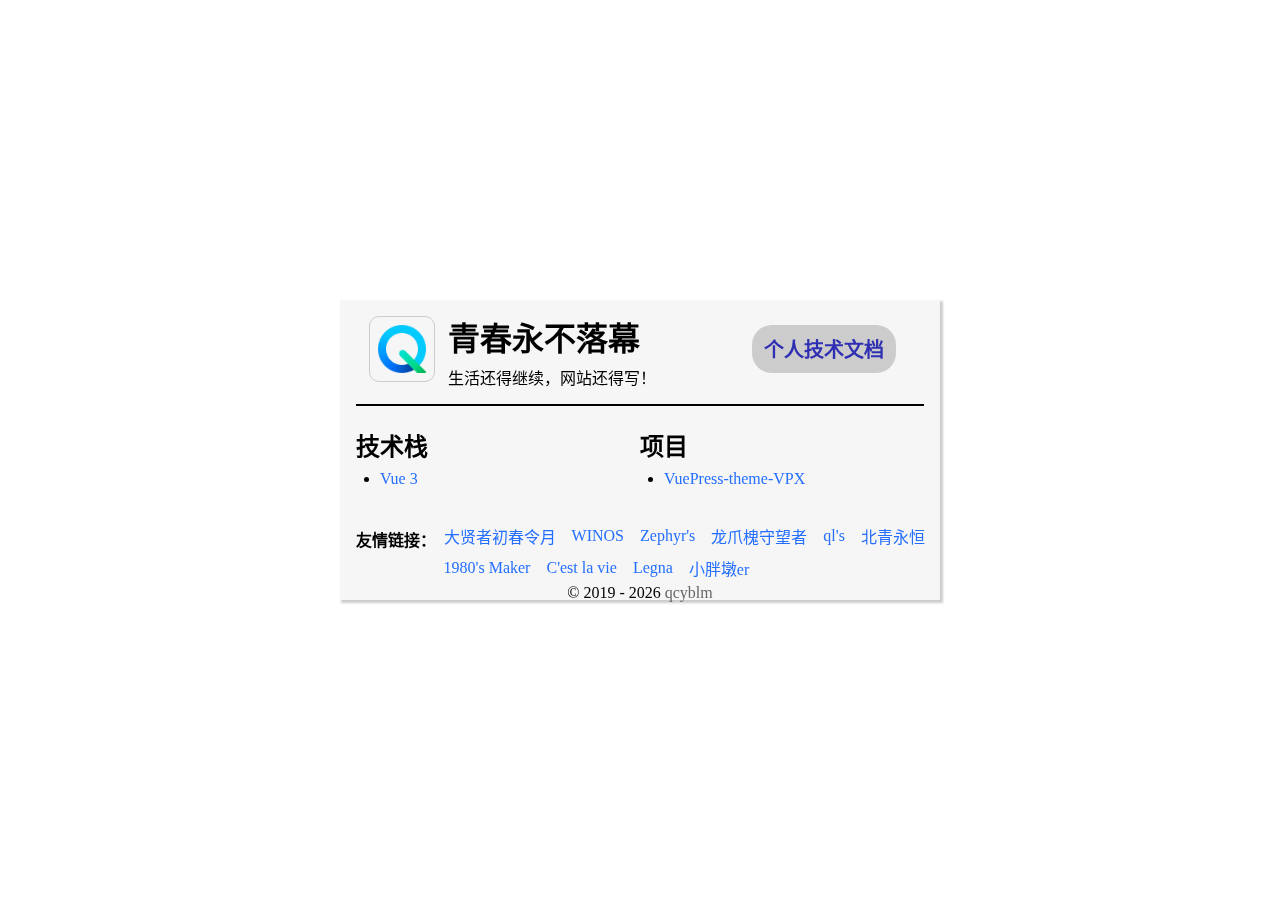
<file: index.html>
<!DOCTYPE html>
<html lang="zh-CN">
<head><meta charset="utf-8">
<title>青春永不落幕</title>
<meta name="viewport" content="width=device-width, initial-scale=1">
<meta name="description" content="生活还得继续，网站还得写！">
<link rel="icon" href="/favicon.ico"><link rel="modulepreload" href="/_payload.js"><link rel="modulepreload" as="script" crossorigin href="/_nuxt/entry.f952f46e.js"><link rel="preload" as="style" href="/_nuxt/entry.c032616c.css"><link rel="prefetch" as="script" crossorigin href="/_nuxt/error-component.f39cedb5.js"><link rel="stylesheet" href="/_nuxt/entry.c032616c.css"><style>.card[data-v-a58e88a4]{background:#f6f6f6;bottom:0;box-shadow:2px 2px 2px 1px rgba(0,0,0,.2);box-sizing:border-box;display:grid;grid-template-rows:repeat(3,1fr);height:300px;left:0;margin:auto;position:fixed;right:0;top:0;width:600px}.card header[data-v-a58e88a4]{border-bottom:2px solid #000;display:flex;margin:auto 1em;padding-bottom:.8rem;padding-top:.4rem}.card header h1[data-v-a58e88a4]{margin-bottom:.2em;margin-top:.2em}.card header p[data-v-a58e88a4]{margin-bottom:.1em;margin-top:.1em}.card header .logo[data-v-a58e88a4]{border:1px solid #ccc;border-radius:10px;display:grid;height:64px;margin:auto .8rem;place-content:center;width:64px}.card header .logo img[data-v-a58e88a4]{height:56px;width:56px}.card .btn[data-v-a58e88a4]{align-items:center;display:grid;margin-left:6rem}.card .btn a[data-v-a58e88a4]{background-color:#ccc;border-radius:20px;color:#2f2fb3;display:grid;font-size:20px;font-weight:900;height:3rem;place-content:center;text-decoration:none;width:9rem}.card .btn a[data-v-a58e88a4]:hover{background-color:hsla(0,0%,80%,.5)}.card section[data-v-a58e88a4]{display:grid;grid-template-columns:repeat(2,1fr);margin:1.2rem 1rem 0}.card section ul[data-v-a58e88a4]{margin-top:.5rem;padding-left:1.5rem}.card section h2[data-v-a58e88a4]{margin:.1em auto}.card footer[data-v-a58e88a4]{display:grid;grid-template-rows:repeat(2,1fr)}.card footer div[data-v-a58e88a4]{display:flex}.card footer div h3[data-v-a58e88a4]{font-size:16px;margin:1.4rem 0 0 1em;width:9rem}.card footer div ul[data-v-a58e88a4]{-moz-column-gap:1rem;column-gap:1rem;display:flex;flex-wrap:wrap;margin:1rem .5rem 0 0;padding:0}.card footer ul li[data-v-a58e88a4]{border-radius:10px;display:grid;height:2em;place-content:center}.card footer ul li a[data-v-a58e88a4],.card section ul li a[data-v-a58e88a4]{color:#256fff;text-decoration:none}.card footer ul li a[data-v-a58e88a4]:hover,.card section ul li a[data-v-a58e88a4]:hover{color:#2c84d0;text-decoration:none}.card footer p[data-v-a58e88a4]{margin:0;text-align:center}.card footer p a[data-v-a58e88a4]{color:#666;text-decoration:none}.card footer p a[data-v-a58e88a4]:hover{color:hsla(0,0%,40%,.5);text-decoration:none}</style></head>
<body ><div id="__nuxt"><div class="card" data-v-a58e88a4><header data-v-a58e88a4><div class="logo" data-v-a58e88a4><img src="/hero.webp" alt="" data-v-a58e88a4></div><div data-v-a58e88a4><h1 data-v-a58e88a4>青春永不落幕</h1><p data-v-a58e88a4>生活还得继续，网站还得写！</p></div><div class="btn" data-v-a58e88a4><a href="https://qcyblm.gitee.io/vuepress/" target="_blank" rel="noopener noreferrer" data-v-a58e88a4> 个人技术文档 </a></div></header><section data-v-a58e88a4><div data-v-a58e88a4><h2 data-v-a58e88a4>技术栈</h2><ul data-v-a58e88a4><li data-v-a58e88a4><a href="https://cn.vuejs.org/" target="_blank" rel="noopener noreferrer" data-v-a58e88a4> Vue 3 </a></li></ul></div><div data-v-a58e88a4><h2 data-v-a58e88a4>项目</h2><ul data-v-a58e88a4><li data-v-a58e88a4><a href="https://qcyblm.gitee.io/vuepress-theme-vpx/" target="_blank" rel="noopener noreferrer" data-v-a58e88a4> VuePress-theme-VPX </a></li></ul></div></section><footer data-v-a58e88a4><div data-v-a58e88a4><h3 data-v-a58e88a4>友情链接：</h3><ul data-v-a58e88a4><!--[--><li data-v-a58e88a4><a href="https://mouri.moe/zh/index.html" target="_blank" rel="noopener noreferrer" data-v-a58e88a4>大贤者初春令月</a></li><li data-v-a58e88a4><a href="https://www.winos.me/" target="_blank" rel="noopener noreferrer" data-v-a58e88a4>WINOS</a></li><li data-v-a58e88a4><a href="https://www.dodolo.top/" target="_blank" rel="noopener noreferrer" data-v-a58e88a4>Zephyr&#39;s</a></li><li data-v-a58e88a4><a href="https://www.ftium4.com/" target="_blank" rel="noopener noreferrer" data-v-a58e88a4>龙爪槐守望者</a></li><li data-v-a58e88a4><a href="https://www.imql.life/" target="_blank" rel="noopener noreferrer" data-v-a58e88a4>ql&#39;s</a></li><li data-v-a58e88a4><a href="https://www.kococ.cn/" target="_blank" rel="noopener noreferrer" data-v-a58e88a4>北青永恒</a></li><li data-v-a58e88a4><a href="https://80shuo.com/" target="_blank" rel="noopener noreferrer" data-v-a58e88a4>1980&#39;s Maker</a></li><li data-v-a58e88a4><a href="https://bruce-jj.gitee.io/blog/" target="_blank" rel="noopener noreferrer" data-v-a58e88a4>C&#39;est la vie</a></li><li data-v-a58e88a4><a href="https://www.brighost.com/" target="_blank" rel="noopener noreferrer" data-v-a58e88a4>Legna</a></li><li data-v-a58e88a4><a href="https://chubbyduner.top/" target="_blank" rel="noopener noreferrer" data-v-a58e88a4>小胖墩er</a></li><!--]--></ul></div><p data-v-a58e88a4> © 2019 - 2023 <a href="/" data-v-a58e88a4>qcyblm</a></p></footer></div></div><script type="module">import p from "/_payload.js";window.__NUXT__={...p,...({state:{},_errors:{},serverRendered:true,prerenderedAt:1682772945376,config:{public:{},app:{baseURL:"\u002F",buildAssetsDir:"\u002F_nuxt\u002F",cdnURL:""}}})}</script><script type="module" src="/_nuxt/entry.f952f46e.js" crossorigin></script></body>
</html>
</file>
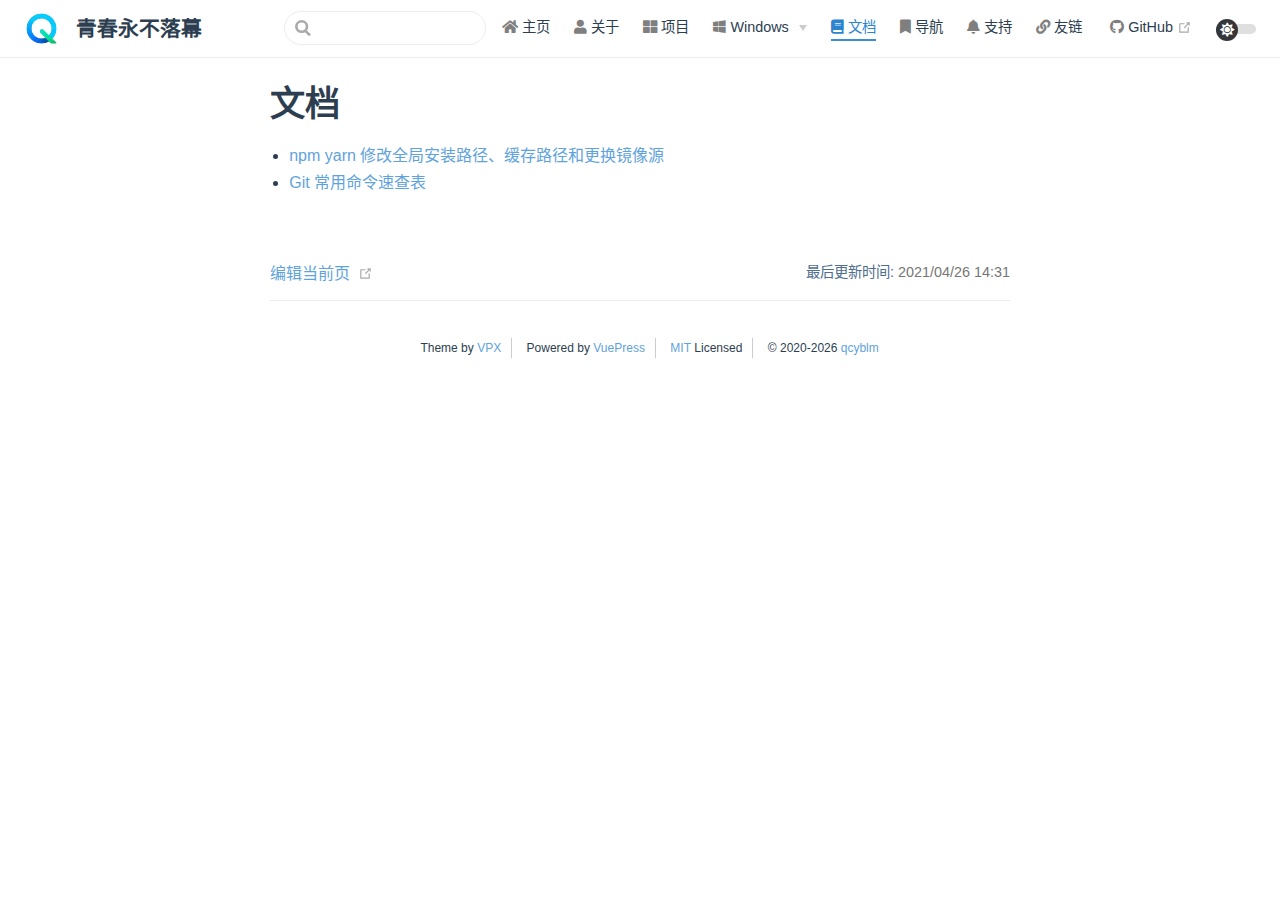
<file: book/index.html>
<!DOCTYPE html>
<html lang="zh-CN">
  <head>
    <meta charset="utf-8">
    <meta name="viewport" content="width=device-width,initial-scale=1">
    <title>文档 | 青春永不落幕</title>
    <meta name="generator" content="VuePress 1.8.2">
    <link rel="icon" href="/favicon.ico" type="image/x-icon">
    <link rel="shortcut icon" href="/favicon.ico" type="image/x-icon">
    <link rel="manifest" href="/manifest.json">
    <link rel="apple-touch-icon" href="/icons/apple-touch-icon-152x152.png">
    <link rel="mask-icon" href="/icons/safari-pinned-tab.svg" color="#0058CF">
    <meta name="description" content="使用合适的软件和代码来达到最佳效果">
    <meta name="baidu-site-verification" content="code-P8hnhMqozA">
    <meta name="keywords" content="青春永不落幕,技术文档,软件收集">
    <meta name="theme-color" content="#0058CF">
    <meta name="apple-mobile-web-app-capable" content="yes">
    <meta name="apple-mobile-web-app-status-bar-style" content="black">
    <meta name="msapplication-TileImage" content="/icons/msapplication-icon-144x144.png">
    <meta name="msapplication-TileColor" content="#000000">
    
    <link rel="preload" href="/assets/css/0.styles.6eb90780.css" as="style"><link rel="preload" href="/assets/js/app.fb88434e.js" as="script"><link rel="preload" href="/assets/js/2.2796d331.js" as="script"><link rel="preload" href="/assets/js/9.0487ced4.js" as="script"><link rel="preload" href="/assets/js/4.12993193.js" as="script"><link rel="prefetch" href="/assets/js/10.c8e16cbd.js"><link rel="prefetch" href="/assets/js/11.2c6e039f.js"><link rel="prefetch" href="/assets/js/12.ffc71501.js"><link rel="prefetch" href="/assets/js/13.0859daa0.js"><link rel="prefetch" href="/assets/js/14.ce2eef4a.js"><link rel="prefetch" href="/assets/js/15.2dcbfe9c.js"><link rel="prefetch" href="/assets/js/16.77dd6531.js"><link rel="prefetch" href="/assets/js/17.f8c506af.js"><link rel="prefetch" href="/assets/js/3.c4e503d5.js"><link rel="prefetch" href="/assets/js/5.6c546958.js"><link rel="prefetch" href="/assets/js/6.ebad59e9.js"><link rel="prefetch" href="/assets/js/7.efa6ffaa.js"><link rel="prefetch" href="/assets/js/8.dc0a321e.js">
    <link rel="stylesheet" href="/assets/css/0.styles.6eb90780.css">
  </head>
  <body>
    <div id="app" data-server-rendered="true"><div class="theme-container no-sidebar"><header class="navbar"><div class="sidebar-button"><svg xmlns="http://www.w3.org/2000/svg" aria-hidden="true" role="img" viewBox="0 0 448 512" class="icon"><path fill="currentColor" d="M436 124H12c-6.627 0-12-5.373-12-12V80c0-6.627 5.373-12 12-12h424c6.627 0 12 5.373 12 12v32c0 6.627-5.373 12-12 12zm0 160H12c-6.627 0-12-5.373-12-12v-32c0-6.627 5.373-12 12-12h424c6.627 0 12 5.373 12 12v32c0 6.627-5.373 12-12 12zm0 160H12c-6.627 0-12-5.373-12-12v-32c0-6.627 5.373-12 12-12h424c6.627 0 12 5.373 12 12v32c0 6.627-5.373 12-12 12z"></path></svg></div> <a href="/" class="home-link router-link-active"><img src="/assets/img/logo.webp" alt="青春永不落幕" class="logo"> <span class="site-name">青春永不落幕</span></a> <nav class="links"><div class="search-box"><input aria-label="Search" autocomplete="off" spellcheck="false" value=""> <!----></div> <ul class="nav-links can-hide"><li class="nav-item"><a href="/" class="nav-link"><i class="fa fa-home"></i> <span>主页</span></a></li><li class="nav-item"><a href="/about.html" class="nav-link"><i class="fa fa-user"></i> <span>关于</span></a></li><li class="nav-item"><a href="/project.html" class="nav-link"><i class="fa fa-th-large"></i> <span>项目</span></a></li><li class="nav-item"><div class="dropdown-wrapper"><button type="button" aria-label="Windows" class="dropdown-title"><i class="fab fa-windows"></i> <span class="title">
      Windows
    </span> <span class="arrow down"></span></button> <button type="button" aria-label="Windows" class="mobile-dropdown-title"><i class="fab fa-windows"></i> <span class="title">Windows</span> <span class="arrow right"></span></button> <ul class="nav-dropdown" style="display:none;"><li class="dropdown-item"><!----> <a href="/windows/software.html" class="nav-link"><!----> <span>Windows常用软件下载官网</span></a></li><li class="dropdown-item"><!----> <a href="/windows/wepe.html" class="nav-link"><!----> <span>Windows PE 工具</span></a></li></ul></div></li><li class="nav-item"><a href="/book/" aria-current="page" class="nav-link router-link-exact-active router-link-active"><i class="fa fa-book"></i> <span>文档</span></a></li><li class="nav-item"><a href="/nav.html" class="nav-link"><i class="fa fa-bookmark"></i> <span>导航</span></a></li><li class="nav-item"><a href="/support.html" class="nav-link"><i class="fa fa-bell"></i> <span>支持</span></a></li><li class="nav-item"><a href="/friendlinks.html" class="nav-link"><i class="fa fa-link"></i> <span>友链</span></a></li> <li class="nav-item"><a href="https://github.com/qcyblm/qcyblm.github.io" target="_blank" rel="noopener noreferrer"><i class="fab fa-github"></i> <span>GitHub</span> <span><svg xmlns="http://www.w3.org/2000/svg" aria-hidden="true" focusable="false" x="0px" y="0px" viewBox="0 0 100 100" width="15" height="15" class="icon outbound"><path fill="currentColor" d="M18.8,85.1h56l0,0c2.2,0,4-1.8,4-4v-32h-8v28h-48v-48h28v-8h-32l0,0c-2.2,0-4,1.8-4,4v56C14.8,83.3,16.6,85.1,18.8,85.1z"></path> <polygon fill="currentColor" points="45.7,48.7 51.3,54.3 77.2,28.5 77.2,37.2 85.2,37.2 85.2,14.9 62.8,14.9 62.8,22.9 71.5,22.9"></polygon></svg> <span class="sr-only">(opens new window)</span></span></a></li></ul> <div class="theme-switcher"><a class="switch light"><span><i aria-hidden="true" class="fa fa-sun"></i></span></a></div></nav></header> <div class="sidebar-mask"></div> <aside class="sidebar"><!----> <ul class="nav-links"><li class="nav-item"><a href="/" class="nav-link"><i class="fa fa-home"></i> <span>主页</span></a></li><li class="nav-item"><a href="/about.html" class="nav-link"><i class="fa fa-user"></i> <span>关于</span></a></li><li class="nav-item"><a href="/project.html" class="nav-link"><i class="fa fa-th-large"></i> <span>项目</span></a></li><li class="nav-item"><div class="dropdown-wrapper"><button type="button" aria-label="Windows" class="dropdown-title"><i class="fab fa-windows"></i> <span class="title">
      Windows
    </span> <span class="arrow down"></span></button> <button type="button" aria-label="Windows" class="mobile-dropdown-title"><i class="fab fa-windows"></i> <span class="title">Windows</span> <span class="arrow right"></span></button> <ul class="nav-dropdown" style="display:none;"><li class="dropdown-item"><!----> <a href="/windows/software.html" class="nav-link"><!----> <span>Windows常用软件下载官网</span></a></li><li class="dropdown-item"><!----> <a href="/windows/wepe.html" class="nav-link"><!----> <span>Windows PE 工具</span></a></li></ul></div></li><li class="nav-item"><a href="/book/" aria-current="page" class="nav-link router-link-exact-active router-link-active"><i class="fa fa-book"></i> <span>文档</span></a></li><li class="nav-item"><a href="/nav.html" class="nav-link"><i class="fa fa-bookmark"></i> <span>导航</span></a></li><li class="nav-item"><a href="/support.html" class="nav-link"><i class="fa fa-bell"></i> <span>支持</span></a></li><li class="nav-item"><a href="/friendlinks.html" class="nav-link"><i class="fa fa-link"></i> <span>友链</span></a></li> <li class="nav-item"><a href="https://github.com/qcyblm/qcyblm.github.io" target="_blank" rel="noopener noreferrer"><i class="fab fa-github"></i> <span>GitHub</span> <span><svg xmlns="http://www.w3.org/2000/svg" aria-hidden="true" focusable="false" x="0px" y="0px" viewBox="0 0 100 100" width="15" height="15" class="icon outbound"><path fill="currentColor" d="M18.8,85.1h56l0,0c2.2,0,4-1.8,4-4v-32h-8v28h-48v-48h28v-8h-32l0,0c-2.2,0-4,1.8-4,4v56C14.8,83.3,16.6,85.1,18.8,85.1z"></path> <polygon fill="currentColor" points="45.7,48.7 51.3,54.3 77.2,28.5 77.2,37.2 85.2,37.2 85.2,14.9 62.8,14.9 62.8,22.9 71.5,22.9"></polygon></svg> <span class="sr-only">(opens new window)</span></span></a></li></ul>  <!----> </aside> <main class="page"> <div class="theme-vpx-content content__default"><h1 id="文档"><a href="#文档" class="header-anchor">#</a> 文档</h1> <ul><li><a href="book1">npm yarn 修改全局安装路径、缓存路径和更换镜像源</a></li> <li><a href="book2">Git 常用命令速查表</a></li></ul></div> <div class="page-edit"><span class="edit-link"><a href="https://github.com/qcyblm/qcyblm.github.io/edit/master/src/book/index.md" target="_blank" rel="noopener noreferrer">编辑当前页</a> <span><svg xmlns="http://www.w3.org/2000/svg" aria-hidden="true" focusable="false" x="0px" y="0px" viewBox="0 0 100 100" width="15" height="15" class="icon outbound"><path fill="currentColor" d="M18.8,85.1h56l0,0c2.2,0,4-1.8,4-4v-32h-8v28h-48v-48h28v-8h-32l0,0c-2.2,0-4,1.8-4,4v56C14.8,83.3,16.6,85.1,18.8,85.1z"></path> <polygon fill="currentColor" points="45.7,48.7 51.3,54.3 77.2,28.5 77.2,37.2 85.2,37.2 85.2,14.9 62.8,14.9 62.8,22.9 71.5,22.9"></polygon></svg> <span class="sr-only">(opens new window)</span></span></span> <span class="last-updated"><span class="prefix">最后更新时间:</span> <span class="time">2021/04/26 14:31</span></span></div> <!----> <div class="page-footer"><ul class="inner"><li>Theme by <a href="https://gitee.com/qcyblm/vuepress-theme-vpx" title="本站主题" target="_blank" rel="noopener noreferrer">VPX</a></li> <li>Powered by <a href="https://www.vuepress.cn/" target="_blank" rel="noopener noreferrer">VuePress</a></li> <li><a href="https://github.com/qcyblm/qcyblm.github.io/blob/master/LICENSE" target="_blank" rel="noopener noreferrer">MIT</a> Licensed
    </li> <li>
      © 2020-2021
      <a href="https://qcyblm.gitee.io/" target="_blank" rel="noopener noreferrer"> qcyblm </a></li> <!----> </ul></div> </main> <!----></div><div class="global-ui"><!----></div></div>
    <script src="/assets/js/app.fb88434e.js" defer></script><script src="/assets/js/2.2796d331.js" defer></script><script src="/assets/js/9.0487ced4.js" defer></script><script src="/assets/js/4.12993193.js" defer></script>
  </body>
</html>
</file>
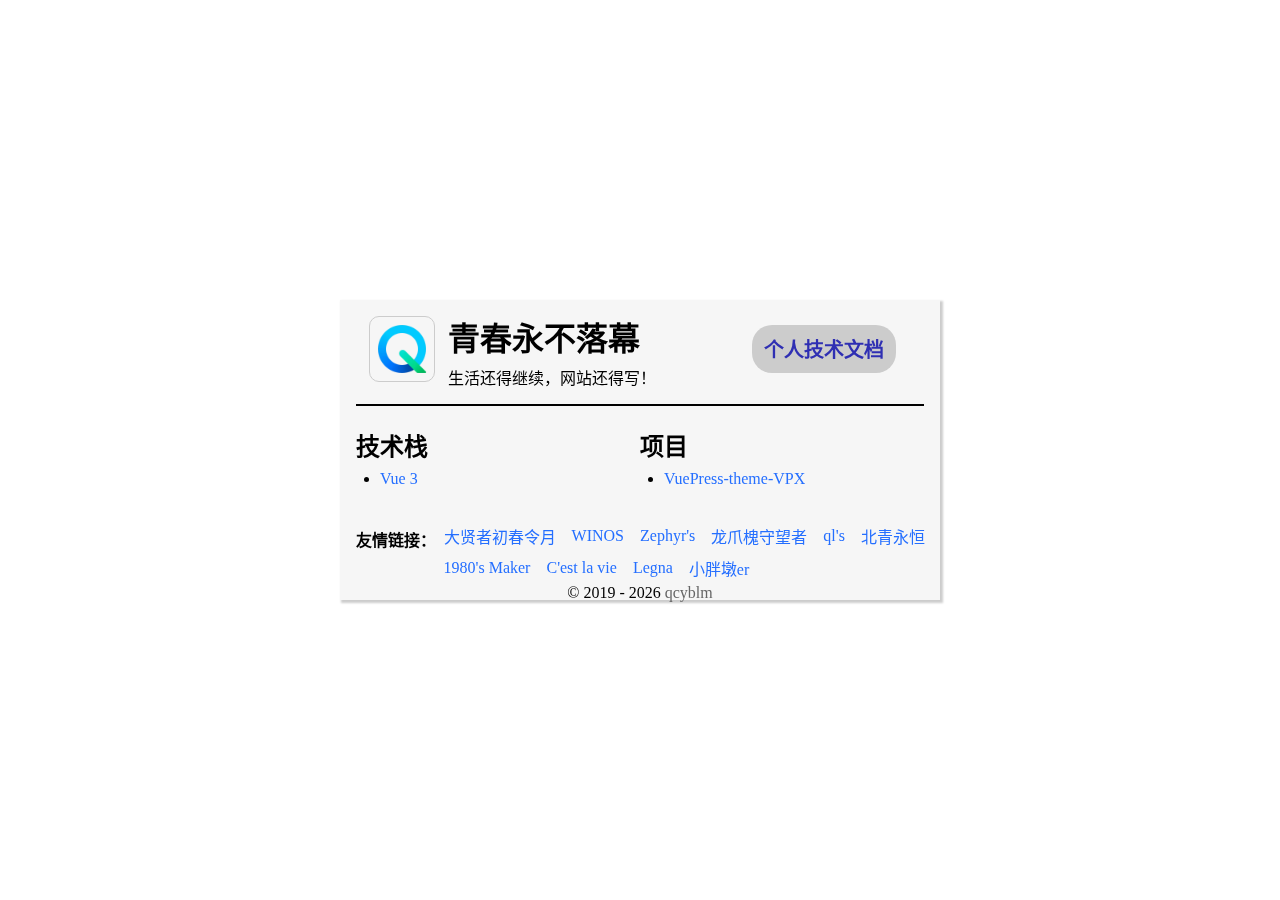
<file: 200.html>
<!DOCTYPE html>
<html lang="zh-CN">
<head><meta charset="utf-8">
<title>青春永不落幕</title>
<meta name="viewport" content="width=device-width, initial-scale=1">
<meta name="description" content="生活还得继续，网站还得写！">
<link rel="icon" href="/favicon.ico"><link rel="modulepreload" as="script" crossorigin href="/_nuxt/entry.f952f46e.js"><link rel="preload" as="style" href="/_nuxt/entry.c032616c.css"><link rel="prefetch" as="script" crossorigin href="/_nuxt/error-component.f39cedb5.js"><link rel="stylesheet" href="/_nuxt/entry.c032616c.css"></head>
<body ><div id="__nuxt"></div><script>window.__NUXT__={_errors:{},serverRendered:false,data:{},state:{},config:{public:{},app:{baseURL:"\u002F",buildAssetsDir:"\u002F_nuxt\u002F",cdnURL:""}}}</script><script type="module" src="/_nuxt/entry.f952f46e.js" crossorigin></script></body>
</html>
</file>
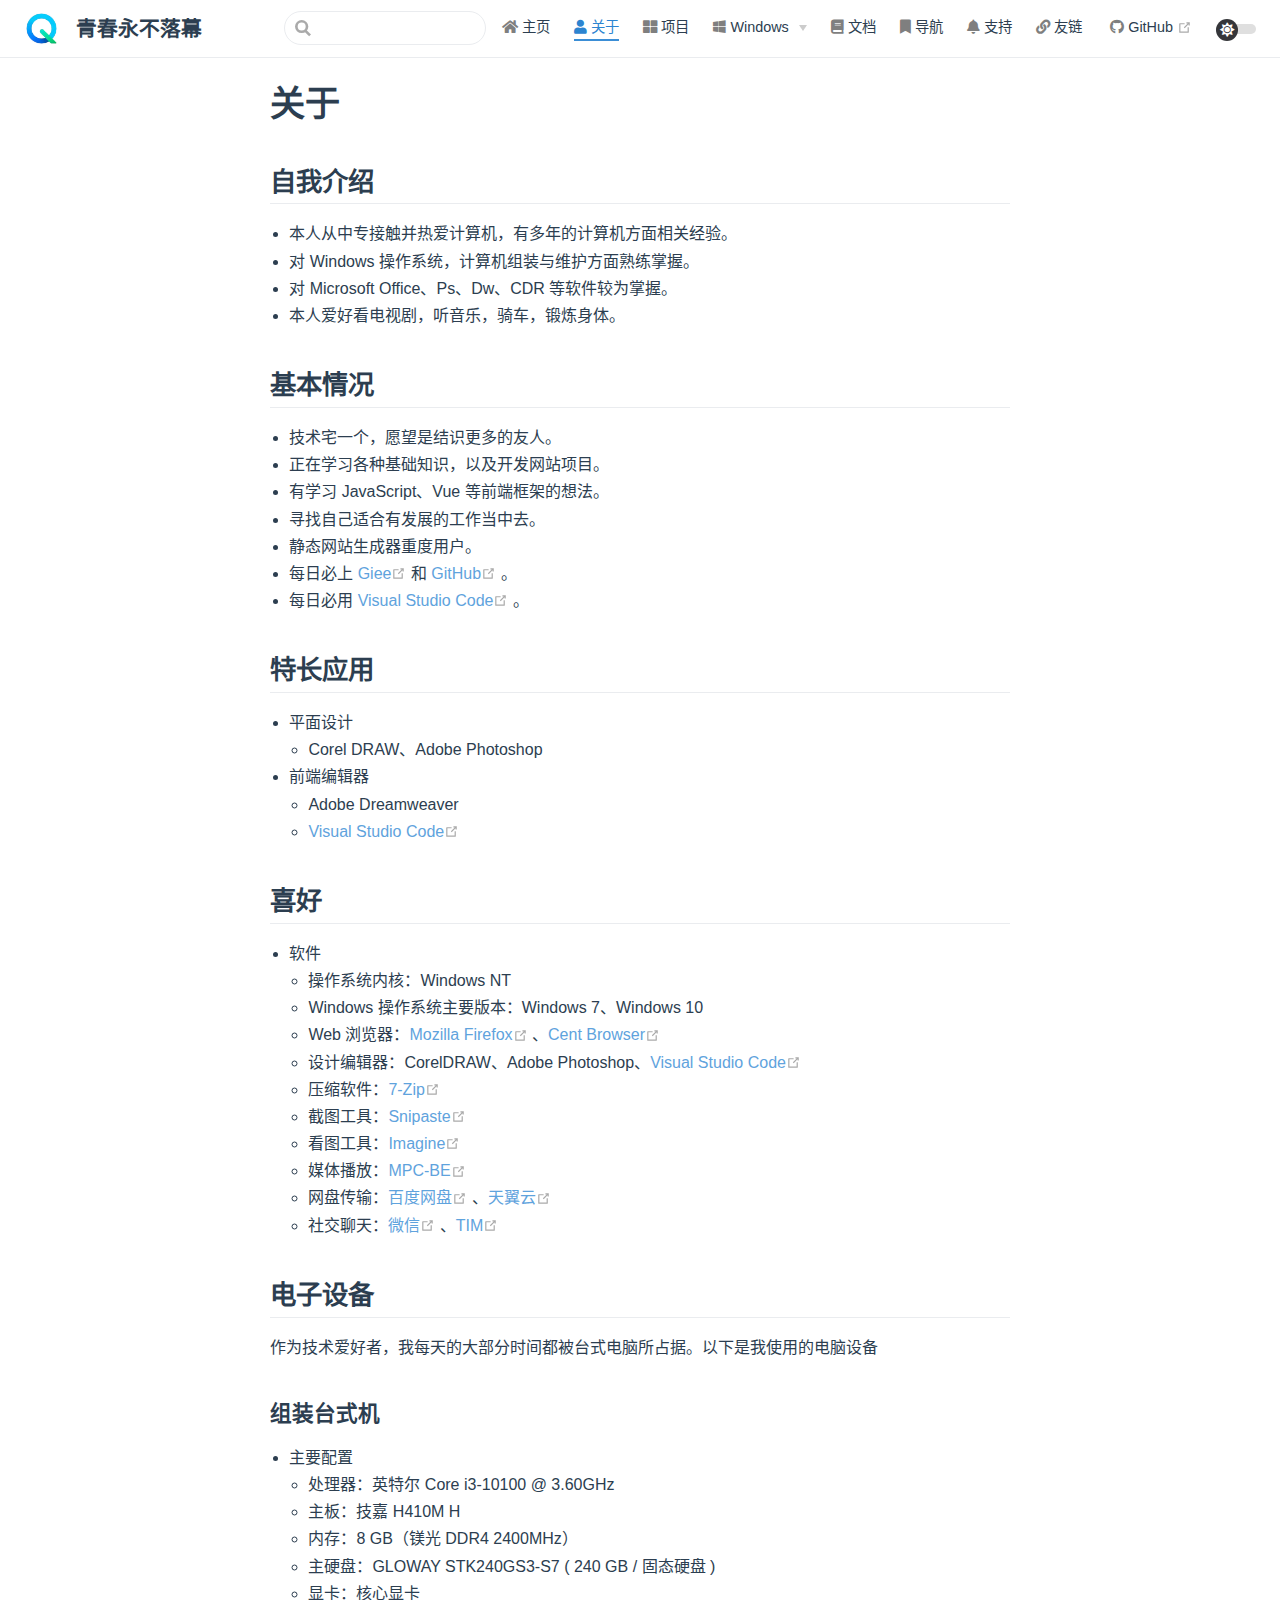
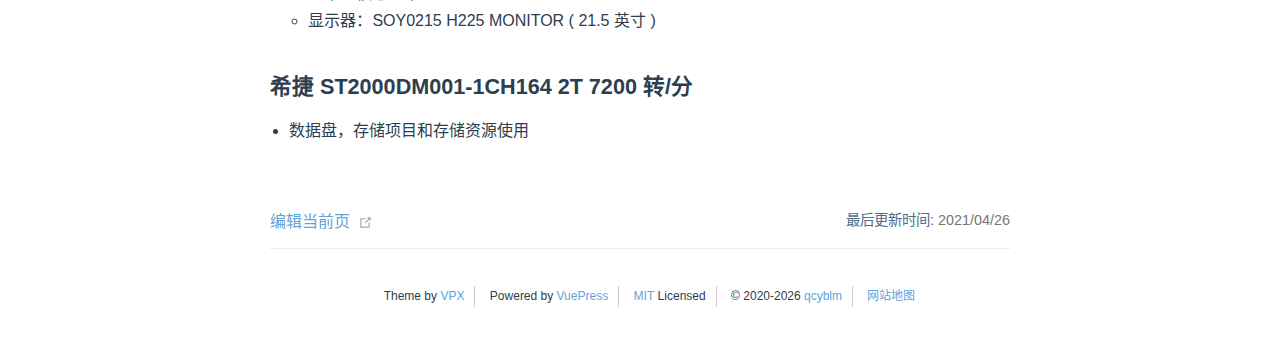
<file: about.html>
<!DOCTYPE html>
<html lang="zh-CN">
  <head>
    <meta charset="utf-8">
    <meta name="viewport" content="width=device-width,initial-scale=1">
    <title>关于 | 青春永不落幕</title>
    <meta name="generator" content="VuePress 1.8.2">
    <link rel="icon" href="/favicon.ico" type="image/x-icon">
    <link rel="shortcut icon" href="/favicon.ico" type="image/x-icon">
    <link rel="manifest" href="/manifest.json">
    <link rel="apple-touch-icon" href="/icons/apple-touch-icon-152x152.png">
    <link rel="mask-icon" href="/icons/safari-pinned-tab.svg" color="#0058CF">
    <meta name="description" content="使用合适的软件和代码来达到最佳效果">
    <meta name="baidu-site-verification" content="code-P8hnhMqozA">
    <meta name="keywords" content="青春永不落幕,技术文档,软件收集">
    <meta name="theme-color" content="#0058CF">
    <meta name="apple-mobile-web-app-capable" content="yes">
    <meta name="apple-mobile-web-app-status-bar-style" content="black">
    <meta name="msapplication-TileImage" content="/icons/msapplication-icon-144x144.png">
    <meta name="msapplication-TileColor" content="#000000">
    
    <link rel="preload" href="/assets/css/0.styles.6eb90780.css" as="style"><link rel="preload" href="/assets/js/app.ff1e71bc.js" as="script"><link rel="preload" href="/assets/js/2.2796d331.js" as="script"><link rel="preload" href="/assets/js/6.ebad59e9.js" as="script"><link rel="preload" href="/assets/js/4.12993193.js" as="script"><link rel="prefetch" href="/assets/js/10.c8e16cbd.js"><link rel="prefetch" href="/assets/js/11.2c6e039f.js"><link rel="prefetch" href="/assets/js/12.ffc71501.js"><link rel="prefetch" href="/assets/js/13.0859daa0.js"><link rel="prefetch" href="/assets/js/14.ce2eef4a.js"><link rel="prefetch" href="/assets/js/15.2dcbfe9c.js"><link rel="prefetch" href="/assets/js/16.77dd6531.js"><link rel="prefetch" href="/assets/js/17.f8c506af.js"><link rel="prefetch" href="/assets/js/3.c4e503d5.js"><link rel="prefetch" href="/assets/js/5.6c546958.js"><link rel="prefetch" href="/assets/js/7.efa6ffaa.js"><link rel="prefetch" href="/assets/js/8.dc0a321e.js"><link rel="prefetch" href="/assets/js/9.0487ced4.js">
    <link rel="stylesheet" href="/assets/css/0.styles.6eb90780.css">
  </head>
  <body>
    <div id="app" data-server-rendered="true"><div class="theme-container no-sidebar"><header class="navbar"><div class="sidebar-button"><svg xmlns="http://www.w3.org/2000/svg" aria-hidden="true" role="img" viewBox="0 0 448 512" class="icon"><path fill="currentColor" d="M436 124H12c-6.627 0-12-5.373-12-12V80c0-6.627 5.373-12 12-12h424c6.627 0 12 5.373 12 12v32c0 6.627-5.373 12-12 12zm0 160H12c-6.627 0-12-5.373-12-12v-32c0-6.627 5.373-12 12-12h424c6.627 0 12 5.373 12 12v32c0 6.627-5.373 12-12 12zm0 160H12c-6.627 0-12-5.373-12-12v-32c0-6.627 5.373-12 12-12h424c6.627 0 12 5.373 12 12v32c0 6.627-5.373 12-12 12z"></path></svg></div> <a href="/" class="home-link router-link-active"><img src="/assets/img/logo.webp" alt="青春永不落幕" class="logo"> <span class="site-name">青春永不落幕</span></a> <nav class="links"><div class="search-box"><input aria-label="Search" autocomplete="off" spellcheck="false" value=""> <!----></div> <ul class="nav-links can-hide"><li class="nav-item"><a href="/" class="nav-link"><i class="fa fa-home"></i> <span>主页</span></a></li><li class="nav-item"><a href="/about.html" aria-current="page" class="nav-link router-link-exact-active router-link-active"><i class="fa fa-user"></i> <span>关于</span></a></li><li class="nav-item"><a href="/project.html" class="nav-link"><i class="fa fa-th-large"></i> <span>项目</span></a></li><li class="nav-item"><div class="dropdown-wrapper"><button type="button" aria-label="Windows" class="dropdown-title"><i class="fab fa-windows"></i> <span class="title">
      Windows
    </span> <span class="arrow down"></span></button> <button type="button" aria-label="Windows" class="mobile-dropdown-title"><i class="fab fa-windows"></i> <span class="title">Windows</span> <span class="arrow right"></span></button> <ul class="nav-dropdown" style="display:none;"><li class="dropdown-item"><!----> <a href="/windows/software.html" class="nav-link"><!----> <span>Windows常用软件下载官网</span></a></li><li class="dropdown-item"><!----> <a href="/windows/wepe.html" class="nav-link"><!----> <span>Windows PE 工具</span></a></li></ul></div></li><li class="nav-item"><a href="/book/" class="nav-link"><i class="fa fa-book"></i> <span>文档</span></a></li><li class="nav-item"><a href="/nav.html" class="nav-link"><i class="fa fa-bookmark"></i> <span>导航</span></a></li><li class="nav-item"><a href="/support.html" class="nav-link"><i class="fa fa-bell"></i> <span>支持</span></a></li><li class="nav-item"><a href="/friendlinks.html" class="nav-link"><i class="fa fa-link"></i> <span>友链</span></a></li> <li class="nav-item"><a href="https://github.com/qcyblm/qcyblm.github.io" target="_blank" rel="noopener noreferrer"><i class="fab fa-github"></i> <span>GitHub</span> <span><svg xmlns="http://www.w3.org/2000/svg" aria-hidden="true" focusable="false" x="0px" y="0px" viewBox="0 0 100 100" width="15" height="15" class="icon outbound"><path fill="currentColor" d="M18.8,85.1h56l0,0c2.2,0,4-1.8,4-4v-32h-8v28h-48v-48h28v-8h-32l0,0c-2.2,0-4,1.8-4,4v56C14.8,83.3,16.6,85.1,18.8,85.1z"></path> <polygon fill="currentColor" points="45.7,48.7 51.3,54.3 77.2,28.5 77.2,37.2 85.2,37.2 85.2,14.9 62.8,14.9 62.8,22.9 71.5,22.9"></polygon></svg> <span class="sr-only">(opens new window)</span></span></a></li></ul> <div class="theme-switcher"><a class="switch light"><span><i aria-hidden="true" class="fa fa-sun"></i></span></a></div></nav></header> <div class="sidebar-mask"></div> <aside class="sidebar"><!----> <ul class="nav-links"><li class="nav-item"><a href="/" class="nav-link"><i class="fa fa-home"></i> <span>主页</span></a></li><li class="nav-item"><a href="/about.html" aria-current="page" class="nav-link router-link-exact-active router-link-active"><i class="fa fa-user"></i> <span>关于</span></a></li><li class="nav-item"><a href="/project.html" class="nav-link"><i class="fa fa-th-large"></i> <span>项目</span></a></li><li class="nav-item"><div class="dropdown-wrapper"><button type="button" aria-label="Windows" class="dropdown-title"><i class="fab fa-windows"></i> <span class="title">
      Windows
    </span> <span class="arrow down"></span></button> <button type="button" aria-label="Windows" class="mobile-dropdown-title"><i class="fab fa-windows"></i> <span class="title">Windows</span> <span class="arrow right"></span></button> <ul class="nav-dropdown" style="display:none;"><li class="dropdown-item"><!----> <a href="/windows/software.html" class="nav-link"><!----> <span>Windows常用软件下载官网</span></a></li><li class="dropdown-item"><!----> <a href="/windows/wepe.html" class="nav-link"><!----> <span>Windows PE 工具</span></a></li></ul></div></li><li class="nav-item"><a href="/book/" class="nav-link"><i class="fa fa-book"></i> <span>文档</span></a></li><li class="nav-item"><a href="/nav.html" class="nav-link"><i class="fa fa-bookmark"></i> <span>导航</span></a></li><li class="nav-item"><a href="/support.html" class="nav-link"><i class="fa fa-bell"></i> <span>支持</span></a></li><li class="nav-item"><a href="/friendlinks.html" class="nav-link"><i class="fa fa-link"></i> <span>友链</span></a></li> <li class="nav-item"><a href="https://github.com/qcyblm/qcyblm.github.io" target="_blank" rel="noopener noreferrer"><i class="fab fa-github"></i> <span>GitHub</span> <span><svg xmlns="http://www.w3.org/2000/svg" aria-hidden="true" focusable="false" x="0px" y="0px" viewBox="0 0 100 100" width="15" height="15" class="icon outbound"><path fill="currentColor" d="M18.8,85.1h56l0,0c2.2,0,4-1.8,4-4v-32h-8v28h-48v-48h28v-8h-32l0,0c-2.2,0-4,1.8-4,4v56C14.8,83.3,16.6,85.1,18.8,85.1z"></path> <polygon fill="currentColor" points="45.7,48.7 51.3,54.3 77.2,28.5 77.2,37.2 85.2,37.2 85.2,14.9 62.8,14.9 62.8,22.9 71.5,22.9"></polygon></svg> <span class="sr-only">(opens new window)</span></span></a></li></ul>  <!----> </aside> <main class="page"> <div class="theme-vpx-content content__default"><h1 id="关于"><a href="#关于" class="header-anchor">#</a> 关于</h1> <h2 id="自我介绍"><a href="#自我介绍" class="header-anchor">#</a> 自我介绍</h2> <ul><li>本人从中专接触并热爱计算机，有多年的计算机方面相关经验。</li> <li>对 Windows 操作系统，计算机组装与维护方面熟练掌握。</li> <li>对 Microsoft Office、Ps、Dw、CDR 等软件较为掌握。</li> <li>本人爱好看电视剧，听音乐，骑车，锻炼身体。</li></ul> <h2 id="基本情况"><a href="#基本情况" class="header-anchor">#</a> 基本情况</h2> <ul><li>技术宅一个，愿望是结识更多的友人。</li> <li>正在学习各种基础知识，以及开发网站项目。</li> <li>有学习 JavaScript、Vue 等前端框架的想法。</li> <li>寻找自己适合有发展的工作当中去。</li> <li>静态网站生成器重度用户。</li> <li>每日必上 <a href="https://gitee.com/qcyblm" target="_blank" rel="noopener noreferrer">Giee<span><svg xmlns="http://www.w3.org/2000/svg" aria-hidden="true" focusable="false" x="0px" y="0px" viewBox="0 0 100 100" width="15" height="15" class="icon outbound"><path fill="currentColor" d="M18.8,85.1h56l0,0c2.2,0,4-1.8,4-4v-32h-8v28h-48v-48h28v-8h-32l0,0c-2.2,0-4,1.8-4,4v56C14.8,83.3,16.6,85.1,18.8,85.1z"></path> <polygon fill="currentColor" points="45.7,48.7 51.3,54.3 77.2,28.5 77.2,37.2 85.2,37.2 85.2,14.9 62.8,14.9 62.8,22.9 71.5,22.9"></polygon></svg> <span class="sr-only">(opens new window)</span></span></a> 和 <a href="https://github.com/qcyblm" target="_blank" rel="noopener noreferrer">GitHub<span><svg xmlns="http://www.w3.org/2000/svg" aria-hidden="true" focusable="false" x="0px" y="0px" viewBox="0 0 100 100" width="15" height="15" class="icon outbound"><path fill="currentColor" d="M18.8,85.1h56l0,0c2.2,0,4-1.8,4-4v-32h-8v28h-48v-48h28v-8h-32l0,0c-2.2,0-4,1.8-4,4v56C14.8,83.3,16.6,85.1,18.8,85.1z"></path> <polygon fill="currentColor" points="45.7,48.7 51.3,54.3 77.2,28.5 77.2,37.2 85.2,37.2 85.2,14.9 62.8,14.9 62.8,22.9 71.5,22.9"></polygon></svg> <span class="sr-only">(opens new window)</span></span></a>。</li> <li>每日必用 <a href="https://code.visualstudio.com/" target="_blank" rel="noopener noreferrer">Visual Studio Code<span><svg xmlns="http://www.w3.org/2000/svg" aria-hidden="true" focusable="false" x="0px" y="0px" viewBox="0 0 100 100" width="15" height="15" class="icon outbound"><path fill="currentColor" d="M18.8,85.1h56l0,0c2.2,0,4-1.8,4-4v-32h-8v28h-48v-48h28v-8h-32l0,0c-2.2,0-4,1.8-4,4v56C14.8,83.3,16.6,85.1,18.8,85.1z"></path> <polygon fill="currentColor" points="45.7,48.7 51.3,54.3 77.2,28.5 77.2,37.2 85.2,37.2 85.2,14.9 62.8,14.9 62.8,22.9 71.5,22.9"></polygon></svg> <span class="sr-only">(opens new window)</span></span></a>。</li></ul> <h2 id="特长应用"><a href="#特长应用" class="header-anchor">#</a> 特长应用</h2> <ul><li>平面设计
<ul><li>Corel DRAW、Adobe Photoshop</li></ul></li> <li>前端编辑器
<ul><li>Adobe Dreamweaver</li> <li><a href="https://code.visualstudio.com/" target="_blank" rel="noopener noreferrer">Visual Studio Code<span><svg xmlns="http://www.w3.org/2000/svg" aria-hidden="true" focusable="false" x="0px" y="0px" viewBox="0 0 100 100" width="15" height="15" class="icon outbound"><path fill="currentColor" d="M18.8,85.1h56l0,0c2.2,0,4-1.8,4-4v-32h-8v28h-48v-48h28v-8h-32l0,0c-2.2,0-4,1.8-4,4v56C14.8,83.3,16.6,85.1,18.8,85.1z"></path> <polygon fill="currentColor" points="45.7,48.7 51.3,54.3 77.2,28.5 77.2,37.2 85.2,37.2 85.2,14.9 62.8,14.9 62.8,22.9 71.5,22.9"></polygon></svg> <span class="sr-only">(opens new window)</span></span></a></li></ul></li></ul> <h2 id="喜好"><a href="#喜好" class="header-anchor">#</a> 喜好</h2> <ul><li>软件
<ul><li>操作系统内核：Windows NT</li> <li>Windows 操作系统主要版本：Windows 7、Windows 10</li> <li>Web 浏览器：<a href="https://www.firefox.com.cn/" target="_blank" rel="noopener noreferrer">Mozilla Firefox<span><svg xmlns="http://www.w3.org/2000/svg" aria-hidden="true" focusable="false" x="0px" y="0px" viewBox="0 0 100 100" width="15" height="15" class="icon outbound"><path fill="currentColor" d="M18.8,85.1h56l0,0c2.2,0,4-1.8,4-4v-32h-8v28h-48v-48h28v-8h-32l0,0c-2.2,0-4,1.8-4,4v56C14.8,83.3,16.6,85.1,18.8,85.1z"></path> <polygon fill="currentColor" points="45.7,48.7 51.3,54.3 77.2,28.5 77.2,37.2 85.2,37.2 85.2,14.9 62.8,14.9 62.8,22.9 71.5,22.9"></polygon></svg> <span class="sr-only">(opens new window)</span></span></a>、<a href="https://www.centbrowser.cn/" target="_blank" rel="noopener noreferrer">Cent Browser<span><svg xmlns="http://www.w3.org/2000/svg" aria-hidden="true" focusable="false" x="0px" y="0px" viewBox="0 0 100 100" width="15" height="15" class="icon outbound"><path fill="currentColor" d="M18.8,85.1h56l0,0c2.2,0,4-1.8,4-4v-32h-8v28h-48v-48h28v-8h-32l0,0c-2.2,0-4,1.8-4,4v56C14.8,83.3,16.6,85.1,18.8,85.1z"></path> <polygon fill="currentColor" points="45.7,48.7 51.3,54.3 77.2,28.5 77.2,37.2 85.2,37.2 85.2,14.9 62.8,14.9 62.8,22.9 71.5,22.9"></polygon></svg> <span class="sr-only">(opens new window)</span></span></a></li> <li>设计编辑器：CorelDRAW、Adobe Photoshop、<a href="https://code.visualstudio.com/" target="_blank" rel="noopener noreferrer">Visual Studio Code<span><svg xmlns="http://www.w3.org/2000/svg" aria-hidden="true" focusable="false" x="0px" y="0px" viewBox="0 0 100 100" width="15" height="15" class="icon outbound"><path fill="currentColor" d="M18.8,85.1h56l0,0c2.2,0,4-1.8,4-4v-32h-8v28h-48v-48h28v-8h-32l0,0c-2.2,0-4,1.8-4,4v56C14.8,83.3,16.6,85.1,18.8,85.1z"></path> <polygon fill="currentColor" points="45.7,48.7 51.3,54.3 77.2,28.5 77.2,37.2 85.2,37.2 85.2,14.9 62.8,14.9 62.8,22.9 71.5,22.9"></polygon></svg> <span class="sr-only">(opens new window)</span></span></a></li> <li>压缩软件：<a href="https://sparanoid.com/lab/7z/" target="_blank" rel="noopener noreferrer">7-Zip<span><svg xmlns="http://www.w3.org/2000/svg" aria-hidden="true" focusable="false" x="0px" y="0px" viewBox="0 0 100 100" width="15" height="15" class="icon outbound"><path fill="currentColor" d="M18.8,85.1h56l0,0c2.2,0,4-1.8,4-4v-32h-8v28h-48v-48h28v-8h-32l0,0c-2.2,0-4,1.8-4,4v56C14.8,83.3,16.6,85.1,18.8,85.1z"></path> <polygon fill="currentColor" points="45.7,48.7 51.3,54.3 77.2,28.5 77.2,37.2 85.2,37.2 85.2,14.9 62.8,14.9 62.8,22.9 71.5,22.9"></polygon></svg> <span class="sr-only">(opens new window)</span></span></a></li> <li>截图工具：<a href="https://zh.snipaste.com/" target="_blank" rel="noopener noreferrer">Snipaste<span><svg xmlns="http://www.w3.org/2000/svg" aria-hidden="true" focusable="false" x="0px" y="0px" viewBox="0 0 100 100" width="15" height="15" class="icon outbound"><path fill="currentColor" d="M18.8,85.1h56l0,0c2.2,0,4-1.8,4-4v-32h-8v28h-48v-48h28v-8h-32l0,0c-2.2,0-4,1.8-4,4v56C14.8,83.3,16.6,85.1,18.8,85.1z"></path> <polygon fill="currentColor" points="45.7,48.7 51.3,54.3 77.2,28.5 77.2,37.2 85.2,37.2 85.2,14.9 62.8,14.9 62.8,22.9 71.5,22.9"></polygon></svg> <span class="sr-only">(opens new window)</span></span></a></li> <li>看图工具：<a href="http://www.nyam.pe.kr/dev/imagine/" target="_blank" rel="noopener noreferrer">Imagine<span><svg xmlns="http://www.w3.org/2000/svg" aria-hidden="true" focusable="false" x="0px" y="0px" viewBox="0 0 100 100" width="15" height="15" class="icon outbound"><path fill="currentColor" d="M18.8,85.1h56l0,0c2.2,0,4-1.8,4-4v-32h-8v28h-48v-48h28v-8h-32l0,0c-2.2,0-4,1.8-4,4v56C14.8,83.3,16.6,85.1,18.8,85.1z"></path> <polygon fill="currentColor" points="45.7,48.7 51.3,54.3 77.2,28.5 77.2,37.2 85.2,37.2 85.2,14.9 62.8,14.9 62.8,22.9 71.5,22.9"></polygon></svg> <span class="sr-only">(opens new window)</span></span></a></li> <li>媒体播放：<a href="https://sourceforge.net/projects/mpcbe/" target="_blank" rel="noopener noreferrer">MPC-BE<span><svg xmlns="http://www.w3.org/2000/svg" aria-hidden="true" focusable="false" x="0px" y="0px" viewBox="0 0 100 100" width="15" height="15" class="icon outbound"><path fill="currentColor" d="M18.8,85.1h56l0,0c2.2,0,4-1.8,4-4v-32h-8v28h-48v-48h28v-8h-32l0,0c-2.2,0-4,1.8-4,4v56C14.8,83.3,16.6,85.1,18.8,85.1z"></path> <polygon fill="currentColor" points="45.7,48.7 51.3,54.3 77.2,28.5 77.2,37.2 85.2,37.2 85.2,14.9 62.8,14.9 62.8,22.9 71.5,22.9"></polygon></svg> <span class="sr-only">(opens new window)</span></span></a></li> <li>网盘传输：<a href="https://pan.baidu.com/" target="_blank" rel="noopener noreferrer">百度网盘<span><svg xmlns="http://www.w3.org/2000/svg" aria-hidden="true" focusable="false" x="0px" y="0px" viewBox="0 0 100 100" width="15" height="15" class="icon outbound"><path fill="currentColor" d="M18.8,85.1h56l0,0c2.2,0,4-1.8,4-4v-32h-8v28h-48v-48h28v-8h-32l0,0c-2.2,0-4,1.8-4,4v56C14.8,83.3,16.6,85.1,18.8,85.1z"></path> <polygon fill="currentColor" points="45.7,48.7 51.3,54.3 77.2,28.5 77.2,37.2 85.2,37.2 85.2,14.9 62.8,14.9 62.8,22.9 71.5,22.9"></polygon></svg> <span class="sr-only">(opens new window)</span></span></a>、<a href="https://cloud.189.cn/" target="_blank" rel="noopener noreferrer">天翼云<span><svg xmlns="http://www.w3.org/2000/svg" aria-hidden="true" focusable="false" x="0px" y="0px" viewBox="0 0 100 100" width="15" height="15" class="icon outbound"><path fill="currentColor" d="M18.8,85.1h56l0,0c2.2,0,4-1.8,4-4v-32h-8v28h-48v-48h28v-8h-32l0,0c-2.2,0-4,1.8-4,4v56C14.8,83.3,16.6,85.1,18.8,85.1z"></path> <polygon fill="currentColor" points="45.7,48.7 51.3,54.3 77.2,28.5 77.2,37.2 85.2,37.2 85.2,14.9 62.8,14.9 62.8,22.9 71.5,22.9"></polygon></svg> <span class="sr-only">(opens new window)</span></span></a></li> <li>社交聊天：<a href="https://pc.weixin.qq.com/" target="_blank" rel="noopener noreferrer">微信<span><svg xmlns="http://www.w3.org/2000/svg" aria-hidden="true" focusable="false" x="0px" y="0px" viewBox="0 0 100 100" width="15" height="15" class="icon outbound"><path fill="currentColor" d="M18.8,85.1h56l0,0c2.2,0,4-1.8,4-4v-32h-8v28h-48v-48h28v-8h-32l0,0c-2.2,0-4,1.8-4,4v56C14.8,83.3,16.6,85.1,18.8,85.1z"></path> <polygon fill="currentColor" points="45.7,48.7 51.3,54.3 77.2,28.5 77.2,37.2 85.2,37.2 85.2,14.9 62.8,14.9 62.8,22.9 71.5,22.9"></polygon></svg> <span class="sr-only">(opens new window)</span></span></a>、<a href="https://office.qq.com/" target="_blank" rel="noopener noreferrer">TIM<span><svg xmlns="http://www.w3.org/2000/svg" aria-hidden="true" focusable="false" x="0px" y="0px" viewBox="0 0 100 100" width="15" height="15" class="icon outbound"><path fill="currentColor" d="M18.8,85.1h56l0,0c2.2,0,4-1.8,4-4v-32h-8v28h-48v-48h28v-8h-32l0,0c-2.2,0-4,1.8-4,4v56C14.8,83.3,16.6,85.1,18.8,85.1z"></path> <polygon fill="currentColor" points="45.7,48.7 51.3,54.3 77.2,28.5 77.2,37.2 85.2,37.2 85.2,14.9 62.8,14.9 62.8,22.9 71.5,22.9"></polygon></svg> <span class="sr-only">(opens new window)</span></span></a></li></ul></li></ul> <h2 id="电子设备"><a href="#电子设备" class="header-anchor">#</a> 电子设备</h2> <p>作为技术爱好者，我每天的大部分时间都被台式电脑所占据。以下是我使用的电脑设备</p> <h3 id="组装台式机"><a href="#组装台式机" class="header-anchor">#</a> 组装台式机</h3> <ul><li>主要配置
<ul><li>处理器：英特尔 Core i3-10100 @ 3.60GHz</li> <li>主板：技嘉 H410M H</li> <li>内存：8 GB（镁光 DDR4 2400MHz）</li> <li>主硬盘：GLOWAY STK240GS3-S7 ( 240 GB / 固态硬盘 )</li> <li>显卡：核心显卡</li> <li>显示器：SOY0215 H225 MONITOR ( 21.5 英寸 )</li></ul></li></ul> <h3 id="希捷-st2000dm001-1ch164-2t-7200-转-分"><a href="#希捷-st2000dm001-1ch164-2t-7200-转-分" class="header-anchor">#</a> 希捷 ST2000DM001-1CH164 2T 7200 转/分</h3> <ul><li>数据盘，存储项目和存储资源使用</li></ul></div> <div class="page-edit"><span class="edit-link"><a href="https://github.com/qcyblm/qcyblm.github.io/edit/master/src/about.md" target="_blank" rel="noopener noreferrer">编辑当前页</a> <span><svg xmlns="http://www.w3.org/2000/svg" aria-hidden="true" focusable="false" x="0px" y="0px" viewBox="0 0 100 100" width="15" height="15" class="icon outbound"><path fill="currentColor" d="M18.8,85.1h56l0,0c2.2,0,4-1.8,4-4v-32h-8v28h-48v-48h28v-8h-32l0,0c-2.2,0-4,1.8-4,4v56C14.8,83.3,16.6,85.1,18.8,85.1z"></path> <polygon fill="currentColor" points="45.7,48.7 51.3,54.3 77.2,28.5 77.2,37.2 85.2,37.2 85.2,14.9 62.8,14.9 62.8,22.9 71.5,22.9"></polygon></svg> <span class="sr-only">(opens new window)</span></span></span> <span class="last-updated"><span class="prefix">最后更新时间:</span> <span class="time">2021/04/26</span></span></div> <!----> <div class="page-footer"><ul class="inner"><li>Theme by <a href="https://gitee.com/qcyblm/vuepress-theme-vpx" title="本站主题" target="_blank" rel="noopener noreferrer">VPX</a></li> <li>Powered by <a href="https://www.vuepress.cn/" target="_blank" rel="noopener noreferrer">VuePress</a></li> <li><a href="https://github.com/qcyblm/qcyblm.github.io/blob/master/LICENSE" target="_blank" rel="noopener noreferrer">MIT</a> Licensed
    </li> <li>
      © 2020-2021
      <a href="https://qcyblm.gitee.io/" target="_blank" rel="noopener noreferrer"> qcyblm </a></li> <!----> <li><a href="/sitemap.xml" target="_blank" rel="noopener noreferrer">网站地图</a></li></ul></div> </main> <!----></div><div class="global-ui"><!----></div></div>
    <script src="/assets/js/app.ff1e71bc.js" defer></script><script src="/assets/js/2.2796d331.js" defer></script><script src="/assets/js/6.ebad59e9.js" defer></script><script src="/assets/js/4.12993193.js" defer></script>
  </body>
</html>
</file>
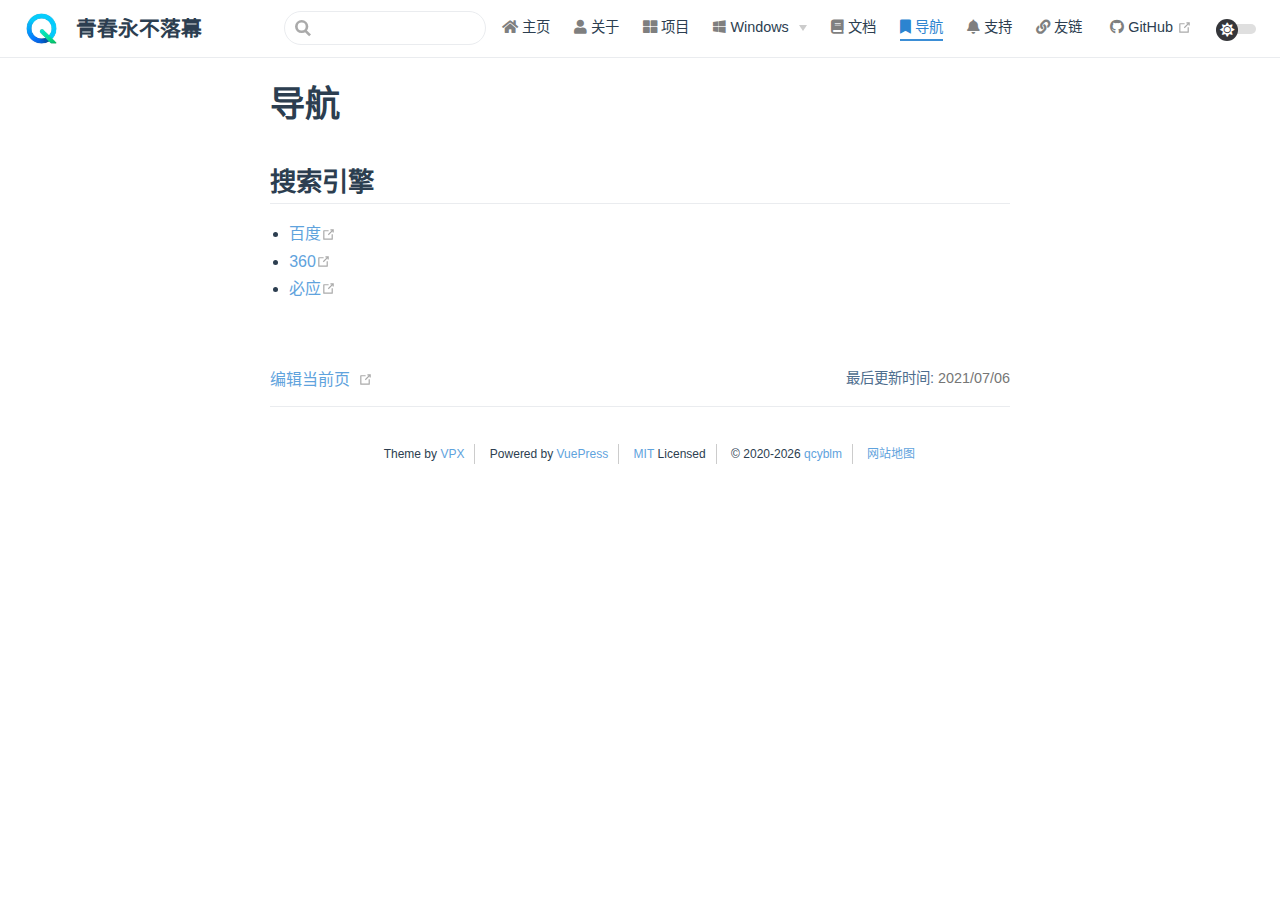
<file: nav.html>
<!DOCTYPE html>
<html lang="zh-CN">
  <head>
    <meta charset="utf-8">
    <meta name="viewport" content="width=device-width,initial-scale=1">
    <title>导航 | 青春永不落幕</title>
    <meta name="generator" content="VuePress 1.8.2">
    <link rel="icon" href="/favicon.ico" type="image/x-icon">
    <link rel="shortcut icon" href="/favicon.ico" type="image/x-icon">
    <link rel="manifest" href="/manifest.json">
    <link rel="apple-touch-icon" href="/icons/apple-touch-icon-152x152.png">
    <link rel="mask-icon" href="/icons/safari-pinned-tab.svg" color="#0058CF">
    <meta name="description" content="使用合适的软件和代码来达到最佳效果">
    <meta name="baidu-site-verification" content="code-P8hnhMqozA">
    <meta name="keywords" content="青春永不落幕,技术文档,软件收集">
    <meta name="theme-color" content="#0058CF">
    <meta name="apple-mobile-web-app-capable" content="yes">
    <meta name="apple-mobile-web-app-status-bar-style" content="black">
    <meta name="msapplication-TileImage" content="/icons/msapplication-icon-144x144.png">
    <meta name="msapplication-TileColor" content="#000000">
    
    <link rel="preload" href="/assets/css/0.styles.6eb90780.css" as="style"><link rel="preload" href="/assets/js/app.e85c3def.js" as="script"><link rel="preload" href="/assets/js/2.28b7666a.js" as="script"><link rel="preload" href="/assets/js/12.7aa851b0.js" as="script"><link rel="preload" href="/assets/js/4.82313a1f.js" as="script"><link rel="prefetch" href="/assets/js/10.8709c318.js"><link rel="prefetch" href="/assets/js/11.aa7c3be1.js"><link rel="prefetch" href="/assets/js/13.564ccb61.js"><link rel="prefetch" href="/assets/js/14.b78e26e1.js"><link rel="prefetch" href="/assets/js/15.bfbac243.js"><link rel="prefetch" href="/assets/js/16.d2f64ab3.js"><link rel="prefetch" href="/assets/js/17.5e7e4798.js"><link rel="prefetch" href="/assets/js/3.8053f874.js"><link rel="prefetch" href="/assets/js/5.c97888ed.js"><link rel="prefetch" href="/assets/js/6.64be7433.js"><link rel="prefetch" href="/assets/js/7.7b7f0d2d.js"><link rel="prefetch" href="/assets/js/8.4af1e588.js"><link rel="prefetch" href="/assets/js/9.995a1f8b.js">
    <link rel="stylesheet" href="/assets/css/0.styles.6eb90780.css">
  </head>
  <body>
    <div id="app" data-server-rendered="true"><div class="theme-container no-sidebar"><header class="navbar"><div class="sidebar-button"><svg xmlns="http://www.w3.org/2000/svg" aria-hidden="true" role="img" viewBox="0 0 448 512" class="icon"><path fill="currentColor" d="M436 124H12c-6.627 0-12-5.373-12-12V80c0-6.627 5.373-12 12-12h424c6.627 0 12 5.373 12 12v32c0 6.627-5.373 12-12 12zm0 160H12c-6.627 0-12-5.373-12-12v-32c0-6.627 5.373-12 12-12h424c6.627 0 12 5.373 12 12v32c0 6.627-5.373 12-12 12zm0 160H12c-6.627 0-12-5.373-12-12v-32c0-6.627 5.373-12 12-12h424c6.627 0 12 5.373 12 12v32c0 6.627-5.373 12-12 12z"></path></svg></div> <a href="/" class="home-link router-link-active"><img src="/assets/img/logo.webp" alt="青春永不落幕" class="logo"> <span class="site-name">青春永不落幕</span></a> <nav class="links"><div class="search-box"><input aria-label="Search" autocomplete="off" spellcheck="false" value=""> <!----></div> <ul class="nav-links can-hide"><li class="nav-item"><a href="/" class="nav-link"><i class="fa fa-home"></i> <span>主页</span></a></li><li class="nav-item"><a href="/about.html" class="nav-link"><i class="fa fa-user"></i> <span>关于</span></a></li><li class="nav-item"><a href="/project.html" class="nav-link"><i class="fa fa-th-large"></i> <span>项目</span></a></li><li class="nav-item"><div class="dropdown-wrapper"><button type="button" aria-label="Windows" class="dropdown-title"><i class="fab fa-windows"></i> <span class="title">
      Windows
    </span> <span class="arrow down"></span></button> <button type="button" aria-label="Windows" class="mobile-dropdown-title"><i class="fab fa-windows"></i> <span class="title">Windows</span> <span class="arrow right"></span></button> <ul class="nav-dropdown" style="display:none;"><li class="dropdown-item"><!----> <a href="/windows/software.html" class="nav-link"><!----> <span>Windows常用软件下载官网</span></a></li><li class="dropdown-item"><!----> <a href="/windows/wepe.html" class="nav-link"><!----> <span>Windows PE 工具</span></a></li></ul></div></li><li class="nav-item"><a href="/book/" class="nav-link"><i class="fa fa-book"></i> <span>文档</span></a></li><li class="nav-item"><a href="/nav.html" aria-current="page" class="nav-link router-link-exact-active router-link-active"><i class="fa fa-bookmark"></i> <span>导航</span></a></li><li class="nav-item"><a href="/support.html" class="nav-link"><i class="fa fa-bell"></i> <span>支持</span></a></li><li class="nav-item"><a href="/friendlinks.html" class="nav-link"><i class="fa fa-link"></i> <span>友链</span></a></li> <li class="nav-item"><a href="https://github.com/qcyblm/qcyblm.github.io" target="_blank" rel="noopener noreferrer"><i class="fab fa-github"></i> <span>GitHub</span> <span><svg xmlns="http://www.w3.org/2000/svg" aria-hidden="true" focusable="false" x="0px" y="0px" viewBox="0 0 100 100" width="15" height="15" class="icon outbound"><path fill="currentColor" d="M18.8,85.1h56l0,0c2.2,0,4-1.8,4-4v-32h-8v28h-48v-48h28v-8h-32l0,0c-2.2,0-4,1.8-4,4v56C14.8,83.3,16.6,85.1,18.8,85.1z"></path> <polygon fill="currentColor" points="45.7,48.7 51.3,54.3 77.2,28.5 77.2,37.2 85.2,37.2 85.2,14.9 62.8,14.9 62.8,22.9 71.5,22.9"></polygon></svg> <span class="sr-only">(opens new window)</span></span></a></li></ul> <div class="theme-switcher"><a class="switch light"><span><i aria-hidden="true" class="fa fa-sun"></i></span></a></div></nav></header> <div class="sidebar-mask"></div> <aside class="sidebar"><!----> <ul class="nav-links"><li class="nav-item"><a href="/" class="nav-link"><i class="fa fa-home"></i> <span>主页</span></a></li><li class="nav-item"><a href="/about.html" class="nav-link"><i class="fa fa-user"></i> <span>关于</span></a></li><li class="nav-item"><a href="/project.html" class="nav-link"><i class="fa fa-th-large"></i> <span>项目</span></a></li><li class="nav-item"><div class="dropdown-wrapper"><button type="button" aria-label="Windows" class="dropdown-title"><i class="fab fa-windows"></i> <span class="title">
      Windows
    </span> <span class="arrow down"></span></button> <button type="button" aria-label="Windows" class="mobile-dropdown-title"><i class="fab fa-windows"></i> <span class="title">Windows</span> <span class="arrow right"></span></button> <ul class="nav-dropdown" style="display:none;"><li class="dropdown-item"><!----> <a href="/windows/software.html" class="nav-link"><!----> <span>Windows常用软件下载官网</span></a></li><li class="dropdown-item"><!----> <a href="/windows/wepe.html" class="nav-link"><!----> <span>Windows PE 工具</span></a></li></ul></div></li><li class="nav-item"><a href="/book/" class="nav-link"><i class="fa fa-book"></i> <span>文档</span></a></li><li class="nav-item"><a href="/nav.html" aria-current="page" class="nav-link router-link-exact-active router-link-active"><i class="fa fa-bookmark"></i> <span>导航</span></a></li><li class="nav-item"><a href="/support.html" class="nav-link"><i class="fa fa-bell"></i> <span>支持</span></a></li><li class="nav-item"><a href="/friendlinks.html" class="nav-link"><i class="fa fa-link"></i> <span>友链</span></a></li> <li class="nav-item"><a href="https://github.com/qcyblm/qcyblm.github.io" target="_blank" rel="noopener noreferrer"><i class="fab fa-github"></i> <span>GitHub</span> <span><svg xmlns="http://www.w3.org/2000/svg" aria-hidden="true" focusable="false" x="0px" y="0px" viewBox="0 0 100 100" width="15" height="15" class="icon outbound"><path fill="currentColor" d="M18.8,85.1h56l0,0c2.2,0,4-1.8,4-4v-32h-8v28h-48v-48h28v-8h-32l0,0c-2.2,0-4,1.8-4,4v56C14.8,83.3,16.6,85.1,18.8,85.1z"></path> <polygon fill="currentColor" points="45.7,48.7 51.3,54.3 77.2,28.5 77.2,37.2 85.2,37.2 85.2,14.9 62.8,14.9 62.8,22.9 71.5,22.9"></polygon></svg> <span class="sr-only">(opens new window)</span></span></a></li></ul>  <!----> </aside> <main class="page"> <div class="theme-vpx-content content__default"><h1 id="导航"><a href="#导航" class="header-anchor">#</a> 导航</h1> <h2 id="搜索引擎"><a href="#搜索引擎" class="header-anchor">#</a> 搜索引擎</h2> <ul><li><a href="https://www.baidu.com" target="_blank" rel="noopener noreferrer">百度<span><svg xmlns="http://www.w3.org/2000/svg" aria-hidden="true" focusable="false" x="0px" y="0px" viewBox="0 0 100 100" width="15" height="15" class="icon outbound"><path fill="currentColor" d="M18.8,85.1h56l0,0c2.2,0,4-1.8,4-4v-32h-8v28h-48v-48h28v-8h-32l0,0c-2.2,0-4,1.8-4,4v56C14.8,83.3,16.6,85.1,18.8,85.1z"></path> <polygon fill="currentColor" points="45.7,48.7 51.3,54.3 77.2,28.5 77.2,37.2 85.2,37.2 85.2,14.9 62.8,14.9 62.8,22.9 71.5,22.9"></polygon></svg> <span class="sr-only">(opens new window)</span></span></a></li> <li><a href="https://www.so.com/" target="_blank" rel="noopener noreferrer">360<span><svg xmlns="http://www.w3.org/2000/svg" aria-hidden="true" focusable="false" x="0px" y="0px" viewBox="0 0 100 100" width="15" height="15" class="icon outbound"><path fill="currentColor" d="M18.8,85.1h56l0,0c2.2,0,4-1.8,4-4v-32h-8v28h-48v-48h28v-8h-32l0,0c-2.2,0-4,1.8-4,4v56C14.8,83.3,16.6,85.1,18.8,85.1z"></path> <polygon fill="currentColor" points="45.7,48.7 51.3,54.3 77.2,28.5 77.2,37.2 85.2,37.2 85.2,14.9 62.8,14.9 62.8,22.9 71.5,22.9"></polygon></svg> <span class="sr-only">(opens new window)</span></span></a></li> <li><a href="https://cn.bing.com" target="_blank" rel="noopener noreferrer">必应<span><svg xmlns="http://www.w3.org/2000/svg" aria-hidden="true" focusable="false" x="0px" y="0px" viewBox="0 0 100 100" width="15" height="15" class="icon outbound"><path fill="currentColor" d="M18.8,85.1h56l0,0c2.2,0,4-1.8,4-4v-32h-8v28h-48v-48h28v-8h-32l0,0c-2.2,0-4,1.8-4,4v56C14.8,83.3,16.6,85.1,18.8,85.1z"></path> <polygon fill="currentColor" points="45.7,48.7 51.3,54.3 77.2,28.5 77.2,37.2 85.2,37.2 85.2,14.9 62.8,14.9 62.8,22.9 71.5,22.9"></polygon></svg> <span class="sr-only">(opens new window)</span></span></a></li></ul></div> <div class="page-edit"><span class="edit-link"><a href="https://github.com/qcyblm/qcyblm.github.io/edit/master/src/nav.md" target="_blank" rel="noopener noreferrer">编辑当前页</a> <span><svg xmlns="http://www.w3.org/2000/svg" aria-hidden="true" focusable="false" x="0px" y="0px" viewBox="0 0 100 100" width="15" height="15" class="icon outbound"><path fill="currentColor" d="M18.8,85.1h56l0,0c2.2,0,4-1.8,4-4v-32h-8v28h-48v-48h28v-8h-32l0,0c-2.2,0-4,1.8-4,4v56C14.8,83.3,16.6,85.1,18.8,85.1z"></path> <polygon fill="currentColor" points="45.7,48.7 51.3,54.3 77.2,28.5 77.2,37.2 85.2,37.2 85.2,14.9 62.8,14.9 62.8,22.9 71.5,22.9"></polygon></svg> <span class="sr-only">(opens new window)</span></span></span> <span class="last-updated"><span class="prefix">最后更新时间:</span> <span class="time">2021/07/06</span></span></div> <!----> <div class="page-footer"><ul class="inner"><li>Theme by <a href="https://gitee.com/qcyblm/vuepress-theme-vpx" title="本站主题" target="_blank" rel="noopener noreferrer">VPX</a></li> <li>Powered by <a href="https://www.vuepress.cn/" target="_blank" rel="noopener noreferrer">VuePress</a></li> <li><a href="https://github.com/qcyblm/qcyblm.github.io/blob/master/LICENSE" target="_blank" rel="noopener noreferrer">MIT</a> Licensed
    </li> <li>
      © 2020-2021
      <a href="https://qcyblm.gitee.io/" target="_blank" rel="noopener noreferrer"> qcyblm </a></li> <!----> <li><a href="/sitemap.xml" target="_blank" rel="noopener noreferrer">网站地图</a></li></ul></div> </main> <!----></div><div class="global-ui"><!----></div></div>
    <script src="/assets/js/app.e85c3def.js" defer></script><script src="/assets/js/2.28b7666a.js" defer></script><script src="/assets/js/12.7aa851b0.js" defer></script><script src="/assets/js/4.82313a1f.js" defer></script>
  </body>
</html>
</file>
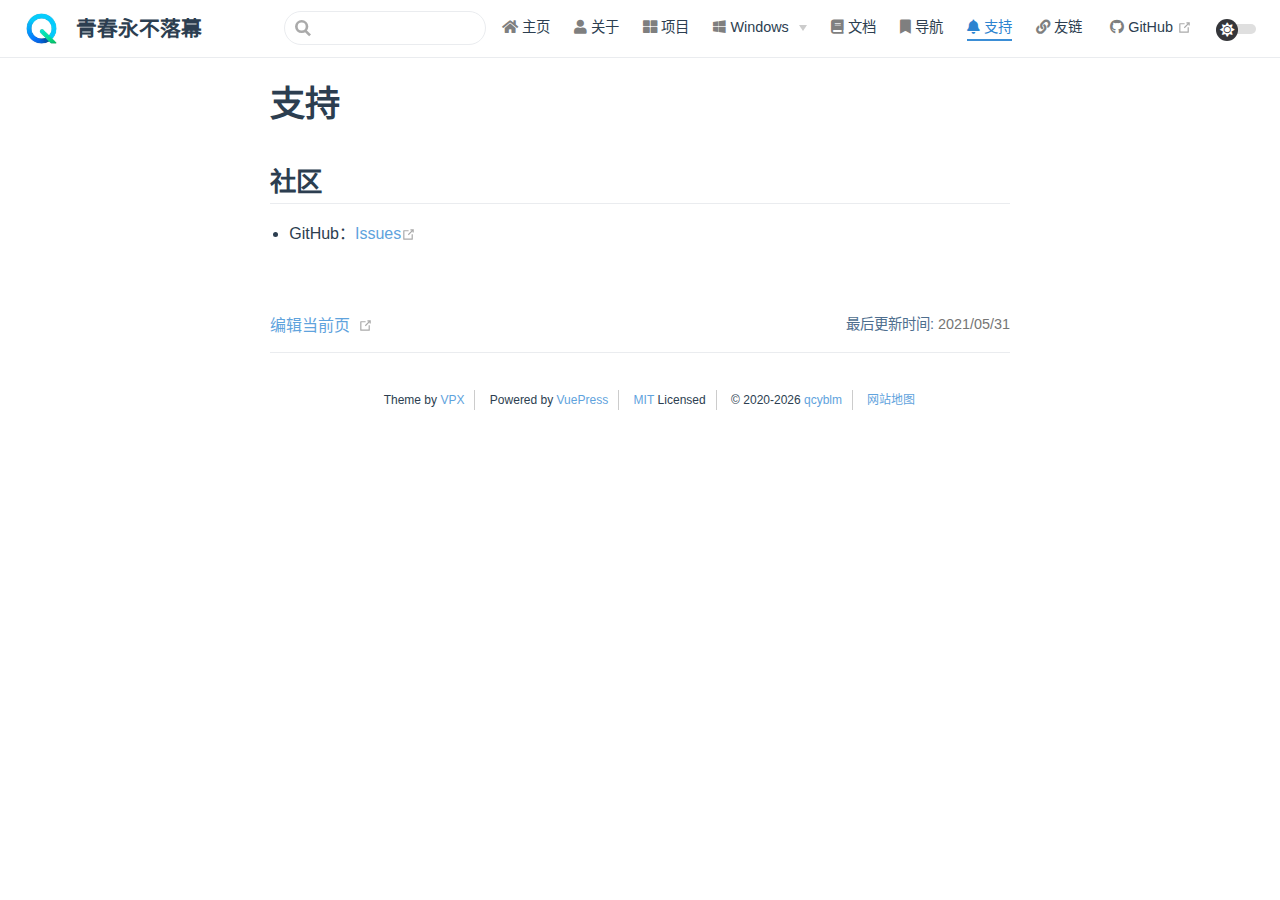
<file: support.html>
<!DOCTYPE html>
<html lang="zh-CN">
  <head>
    <meta charset="utf-8">
    <meta name="viewport" content="width=device-width,initial-scale=1">
    <title>支持 | 青春永不落幕</title>
    <meta name="generator" content="VuePress 1.8.2">
    <link rel="icon" href="/favicon.ico" type="image/x-icon">
    <link rel="shortcut icon" href="/favicon.ico" type="image/x-icon">
    <link rel="manifest" href="/manifest.json">
    <link rel="apple-touch-icon" href="/icons/apple-touch-icon-152x152.png">
    <link rel="mask-icon" href="/icons/safari-pinned-tab.svg" color="#0058CF">
    <meta name="description" content="使用合适的软件和代码来达到最佳效果">
    <meta name="baidu-site-verification" content="code-P8hnhMqozA">
    <meta name="keywords" content="青春永不落幕,技术文档,软件收集">
    <meta name="theme-color" content="#0058CF">
    <meta name="apple-mobile-web-app-capable" content="yes">
    <meta name="apple-mobile-web-app-status-bar-style" content="black">
    <meta name="msapplication-TileImage" content="/icons/msapplication-icon-144x144.png">
    <meta name="msapplication-TileColor" content="#000000">
    
    <link rel="preload" href="/assets/css/0.styles.6eb90780.css" as="style"><link rel="preload" href="/assets/js/app.00618813.js" as="script"><link rel="preload" href="/assets/js/2.2796d331.js" as="script"><link rel="preload" href="/assets/js/14.ce2eef4a.js" as="script"><link rel="preload" href="/assets/js/4.12993193.js" as="script"><link rel="prefetch" href="/assets/js/10.c8e16cbd.js"><link rel="prefetch" href="/assets/js/11.2c6e039f.js"><link rel="prefetch" href="/assets/js/12.ffc71501.js"><link rel="prefetch" href="/assets/js/13.0859daa0.js"><link rel="prefetch" href="/assets/js/15.2dcbfe9c.js"><link rel="prefetch" href="/assets/js/16.77dd6531.js"><link rel="prefetch" href="/assets/js/17.f8c506af.js"><link rel="prefetch" href="/assets/js/3.c4e503d5.js"><link rel="prefetch" href="/assets/js/5.6c546958.js"><link rel="prefetch" href="/assets/js/6.ebad59e9.js"><link rel="prefetch" href="/assets/js/7.efa6ffaa.js"><link rel="prefetch" href="/assets/js/8.dc0a321e.js"><link rel="prefetch" href="/assets/js/9.0487ced4.js">
    <link rel="stylesheet" href="/assets/css/0.styles.6eb90780.css">
  </head>
  <body>
    <div id="app" data-server-rendered="true"><div class="theme-container no-sidebar"><header class="navbar"><div class="sidebar-button"><svg xmlns="http://www.w3.org/2000/svg" aria-hidden="true" role="img" viewBox="0 0 448 512" class="icon"><path fill="currentColor" d="M436 124H12c-6.627 0-12-5.373-12-12V80c0-6.627 5.373-12 12-12h424c6.627 0 12 5.373 12 12v32c0 6.627-5.373 12-12 12zm0 160H12c-6.627 0-12-5.373-12-12v-32c0-6.627 5.373-12 12-12h424c6.627 0 12 5.373 12 12v32c0 6.627-5.373 12-12 12zm0 160H12c-6.627 0-12-5.373-12-12v-32c0-6.627 5.373-12 12-12h424c6.627 0 12 5.373 12 12v32c0 6.627-5.373 12-12 12z"></path></svg></div> <a href="/" class="home-link router-link-active"><img src="/assets/img/logo.webp" alt="青春永不落幕" class="logo"> <span class="site-name">青春永不落幕</span></a> <nav class="links"><div class="search-box"><input aria-label="Search" autocomplete="off" spellcheck="false" value=""> <!----></div> <ul class="nav-links can-hide"><li class="nav-item"><a href="/" class="nav-link"><i class="fa fa-home"></i> <span>主页</span></a></li><li class="nav-item"><a href="/about.html" class="nav-link"><i class="fa fa-user"></i> <span>关于</span></a></li><li class="nav-item"><a href="/project.html" class="nav-link"><i class="fa fa-th-large"></i> <span>项目</span></a></li><li class="nav-item"><div class="dropdown-wrapper"><button type="button" aria-label="Windows" class="dropdown-title"><i class="fab fa-windows"></i> <span class="title">
      Windows
    </span> <span class="arrow down"></span></button> <button type="button" aria-label="Windows" class="mobile-dropdown-title"><i class="fab fa-windows"></i> <span class="title">Windows</span> <span class="arrow right"></span></button> <ul class="nav-dropdown" style="display:none;"><li class="dropdown-item"><!----> <a href="/windows/software.html" class="nav-link"><!----> <span>Windows常用软件下载官网</span></a></li><li class="dropdown-item"><!----> <a href="/windows/wepe.html" class="nav-link"><!----> <span>Windows PE 工具</span></a></li></ul></div></li><li class="nav-item"><a href="/book/" class="nav-link"><i class="fa fa-book"></i> <span>文档</span></a></li><li class="nav-item"><a href="/nav.html" class="nav-link"><i class="fa fa-bookmark"></i> <span>导航</span></a></li><li class="nav-item"><a href="/support.html" aria-current="page" class="nav-link router-link-exact-active router-link-active"><i class="fa fa-bell"></i> <span>支持</span></a></li><li class="nav-item"><a href="/friendlinks.html" class="nav-link"><i class="fa fa-link"></i> <span>友链</span></a></li> <li class="nav-item"><a href="https://github.com/qcyblm/qcyblm.github.io" target="_blank" rel="noopener noreferrer"><i class="fab fa-github"></i> <span>GitHub</span> <span><svg xmlns="http://www.w3.org/2000/svg" aria-hidden="true" focusable="false" x="0px" y="0px" viewBox="0 0 100 100" width="15" height="15" class="icon outbound"><path fill="currentColor" d="M18.8,85.1h56l0,0c2.2,0,4-1.8,4-4v-32h-8v28h-48v-48h28v-8h-32l0,0c-2.2,0-4,1.8-4,4v56C14.8,83.3,16.6,85.1,18.8,85.1z"></path> <polygon fill="currentColor" points="45.7,48.7 51.3,54.3 77.2,28.5 77.2,37.2 85.2,37.2 85.2,14.9 62.8,14.9 62.8,22.9 71.5,22.9"></polygon></svg> <span class="sr-only">(opens new window)</span></span></a></li></ul> <div class="theme-switcher"><a class="switch light"><span><i aria-hidden="true" class="fa fa-sun"></i></span></a></div></nav></header> <div class="sidebar-mask"></div> <aside class="sidebar"><!----> <ul class="nav-links"><li class="nav-item"><a href="/" class="nav-link"><i class="fa fa-home"></i> <span>主页</span></a></li><li class="nav-item"><a href="/about.html" class="nav-link"><i class="fa fa-user"></i> <span>关于</span></a></li><li class="nav-item"><a href="/project.html" class="nav-link"><i class="fa fa-th-large"></i> <span>项目</span></a></li><li class="nav-item"><div class="dropdown-wrapper"><button type="button" aria-label="Windows" class="dropdown-title"><i class="fab fa-windows"></i> <span class="title">
      Windows
    </span> <span class="arrow down"></span></button> <button type="button" aria-label="Windows" class="mobile-dropdown-title"><i class="fab fa-windows"></i> <span class="title">Windows</span> <span class="arrow right"></span></button> <ul class="nav-dropdown" style="display:none;"><li class="dropdown-item"><!----> <a href="/windows/software.html" class="nav-link"><!----> <span>Windows常用软件下载官网</span></a></li><li class="dropdown-item"><!----> <a href="/windows/wepe.html" class="nav-link"><!----> <span>Windows PE 工具</span></a></li></ul></div></li><li class="nav-item"><a href="/book/" class="nav-link"><i class="fa fa-book"></i> <span>文档</span></a></li><li class="nav-item"><a href="/nav.html" class="nav-link"><i class="fa fa-bookmark"></i> <span>导航</span></a></li><li class="nav-item"><a href="/support.html" aria-current="page" class="nav-link router-link-exact-active router-link-active"><i class="fa fa-bell"></i> <span>支持</span></a></li><li class="nav-item"><a href="/friendlinks.html" class="nav-link"><i class="fa fa-link"></i> <span>友链</span></a></li> <li class="nav-item"><a href="https://github.com/qcyblm/qcyblm.github.io" target="_blank" rel="noopener noreferrer"><i class="fab fa-github"></i> <span>GitHub</span> <span><svg xmlns="http://www.w3.org/2000/svg" aria-hidden="true" focusable="false" x="0px" y="0px" viewBox="0 0 100 100" width="15" height="15" class="icon outbound"><path fill="currentColor" d="M18.8,85.1h56l0,0c2.2,0,4-1.8,4-4v-32h-8v28h-48v-48h28v-8h-32l0,0c-2.2,0-4,1.8-4,4v56C14.8,83.3,16.6,85.1,18.8,85.1z"></path> <polygon fill="currentColor" points="45.7,48.7 51.3,54.3 77.2,28.5 77.2,37.2 85.2,37.2 85.2,14.9 62.8,14.9 62.8,22.9 71.5,22.9"></polygon></svg> <span class="sr-only">(opens new window)</span></span></a></li></ul>  <!----> </aside> <main class="page"> <div class="theme-vpx-content content__default"><h1 id="支持"><a href="#支持" class="header-anchor">#</a> 支持</h1> <h2 id="社区"><a href="#社区" class="header-anchor">#</a> 社区</h2> <ul><li>GitHub：<a href="https://github.com/qcyblm/qcyblm.github.io/issues" target="_blank" rel="noopener noreferrer">Issues<span><svg xmlns="http://www.w3.org/2000/svg" aria-hidden="true" focusable="false" x="0px" y="0px" viewBox="0 0 100 100" width="15" height="15" class="icon outbound"><path fill="currentColor" d="M18.8,85.1h56l0,0c2.2,0,4-1.8,4-4v-32h-8v28h-48v-48h28v-8h-32l0,0c-2.2,0-4,1.8-4,4v56C14.8,83.3,16.6,85.1,18.8,85.1z"></path> <polygon fill="currentColor" points="45.7,48.7 51.3,54.3 77.2,28.5 77.2,37.2 85.2,37.2 85.2,14.9 62.8,14.9 62.8,22.9 71.5,22.9"></polygon></svg> <span class="sr-only">(opens new window)</span></span></a></li></ul></div> <div class="page-edit"><span class="edit-link"><a href="https://github.com/qcyblm/qcyblm.github.io/edit/master/src/support.md" target="_blank" rel="noopener noreferrer">编辑当前页</a> <span><svg xmlns="http://www.w3.org/2000/svg" aria-hidden="true" focusable="false" x="0px" y="0px" viewBox="0 0 100 100" width="15" height="15" class="icon outbound"><path fill="currentColor" d="M18.8,85.1h56l0,0c2.2,0,4-1.8,4-4v-32h-8v28h-48v-48h28v-8h-32l0,0c-2.2,0-4,1.8-4,4v56C14.8,83.3,16.6,85.1,18.8,85.1z"></path> <polygon fill="currentColor" points="45.7,48.7 51.3,54.3 77.2,28.5 77.2,37.2 85.2,37.2 85.2,14.9 62.8,14.9 62.8,22.9 71.5,22.9"></polygon></svg> <span class="sr-only">(opens new window)</span></span></span> <span class="last-updated"><span class="prefix">最后更新时间:</span> <span class="time">2021/05/31</span></span></div> <!----> <div class="page-footer"><ul class="inner"><li>Theme by <a href="https://gitee.com/qcyblm/vuepress-theme-vpx" title="本站主题" target="_blank" rel="noopener noreferrer">VPX</a></li> <li>Powered by <a href="https://www.vuepress.cn/" target="_blank" rel="noopener noreferrer">VuePress</a></li> <li><a href="https://github.com/qcyblm/qcyblm.github.io/blob/master/LICENSE" target="_blank" rel="noopener noreferrer">MIT</a> Licensed
    </li> <li>
      © 2020-2021
      <a href="https://qcyblm.gitee.io/" target="_blank" rel="noopener noreferrer"> qcyblm </a></li> <!----> <li><a href="/sitemap.xml" target="_blank" rel="noopener noreferrer">网站地图</a></li></ul></div> </main> <!----></div><div class="global-ui"><!----></div></div>
    <script src="/assets/js/app.00618813.js" defer></script><script src="/assets/js/2.2796d331.js" defer></script><script src="/assets/js/14.ce2eef4a.js" defer></script><script src="/assets/js/4.12993193.js" defer></script>
  </body>
</html>
</file>
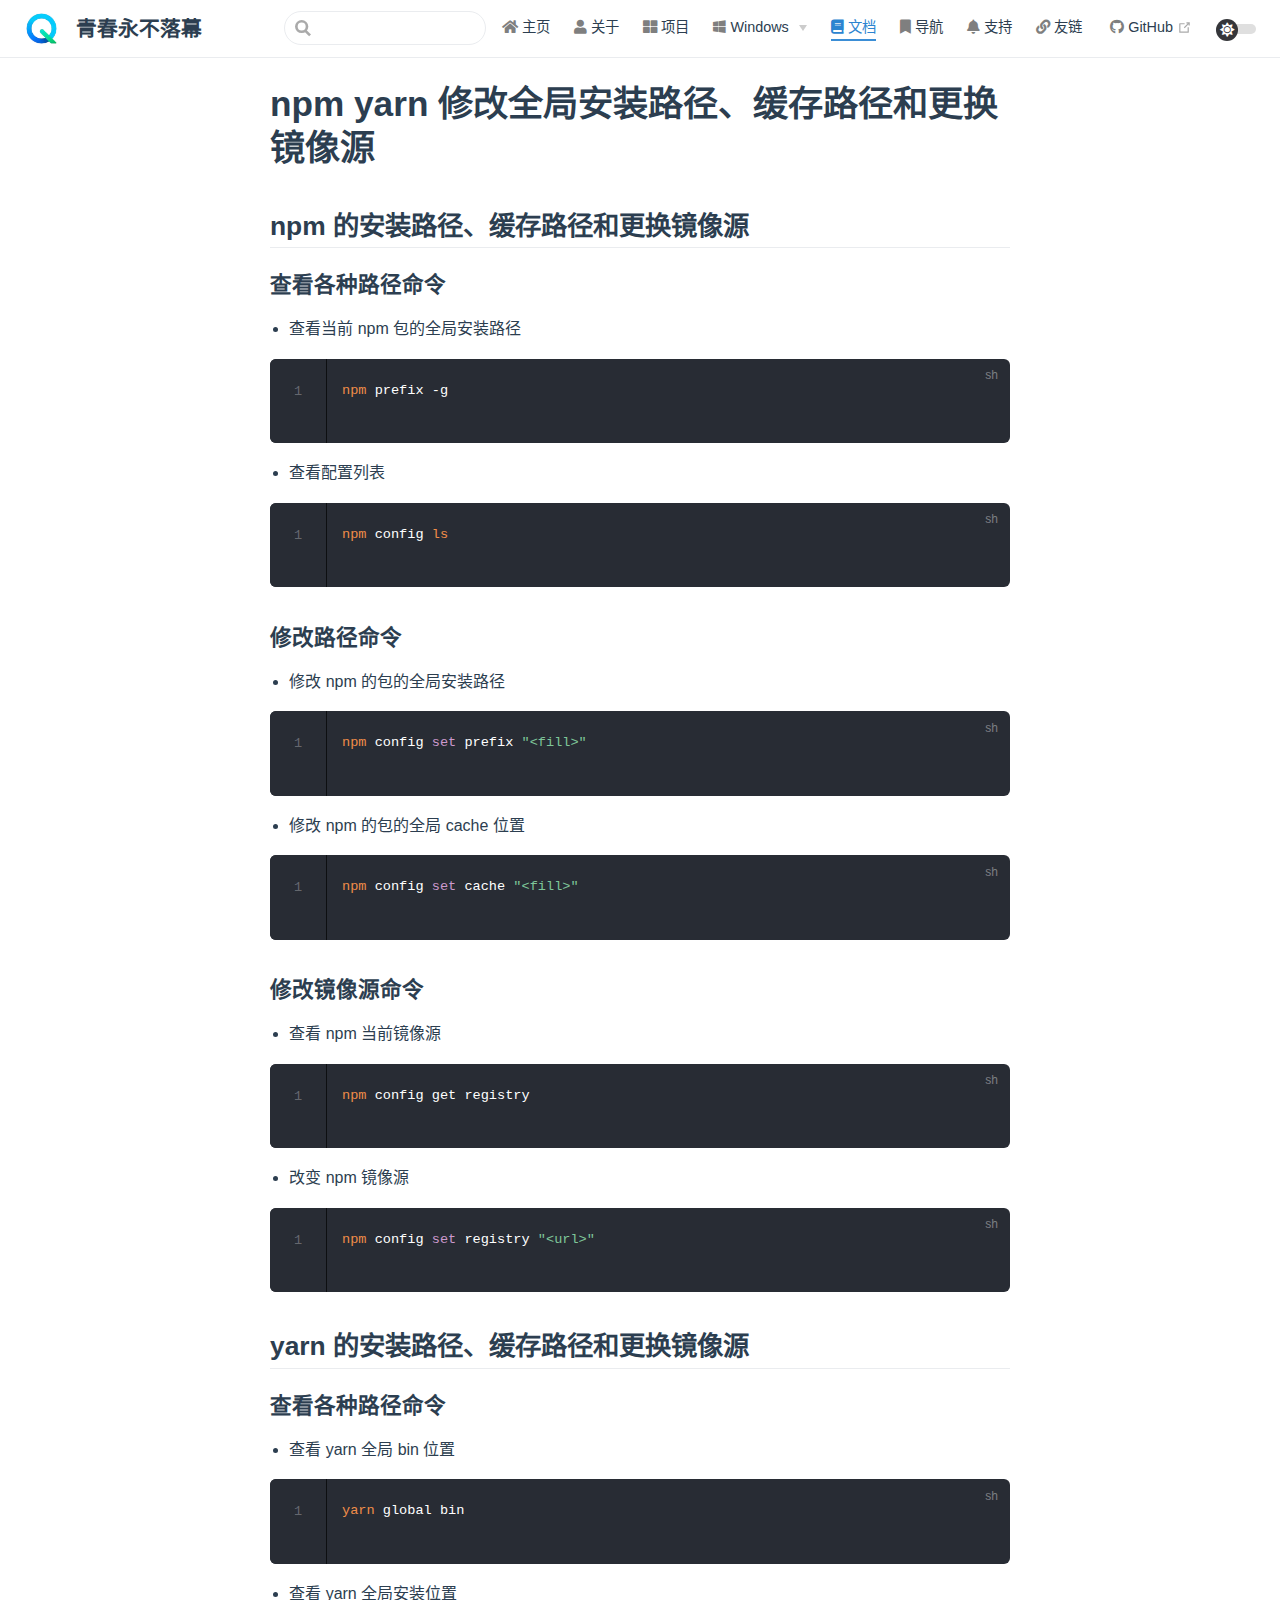
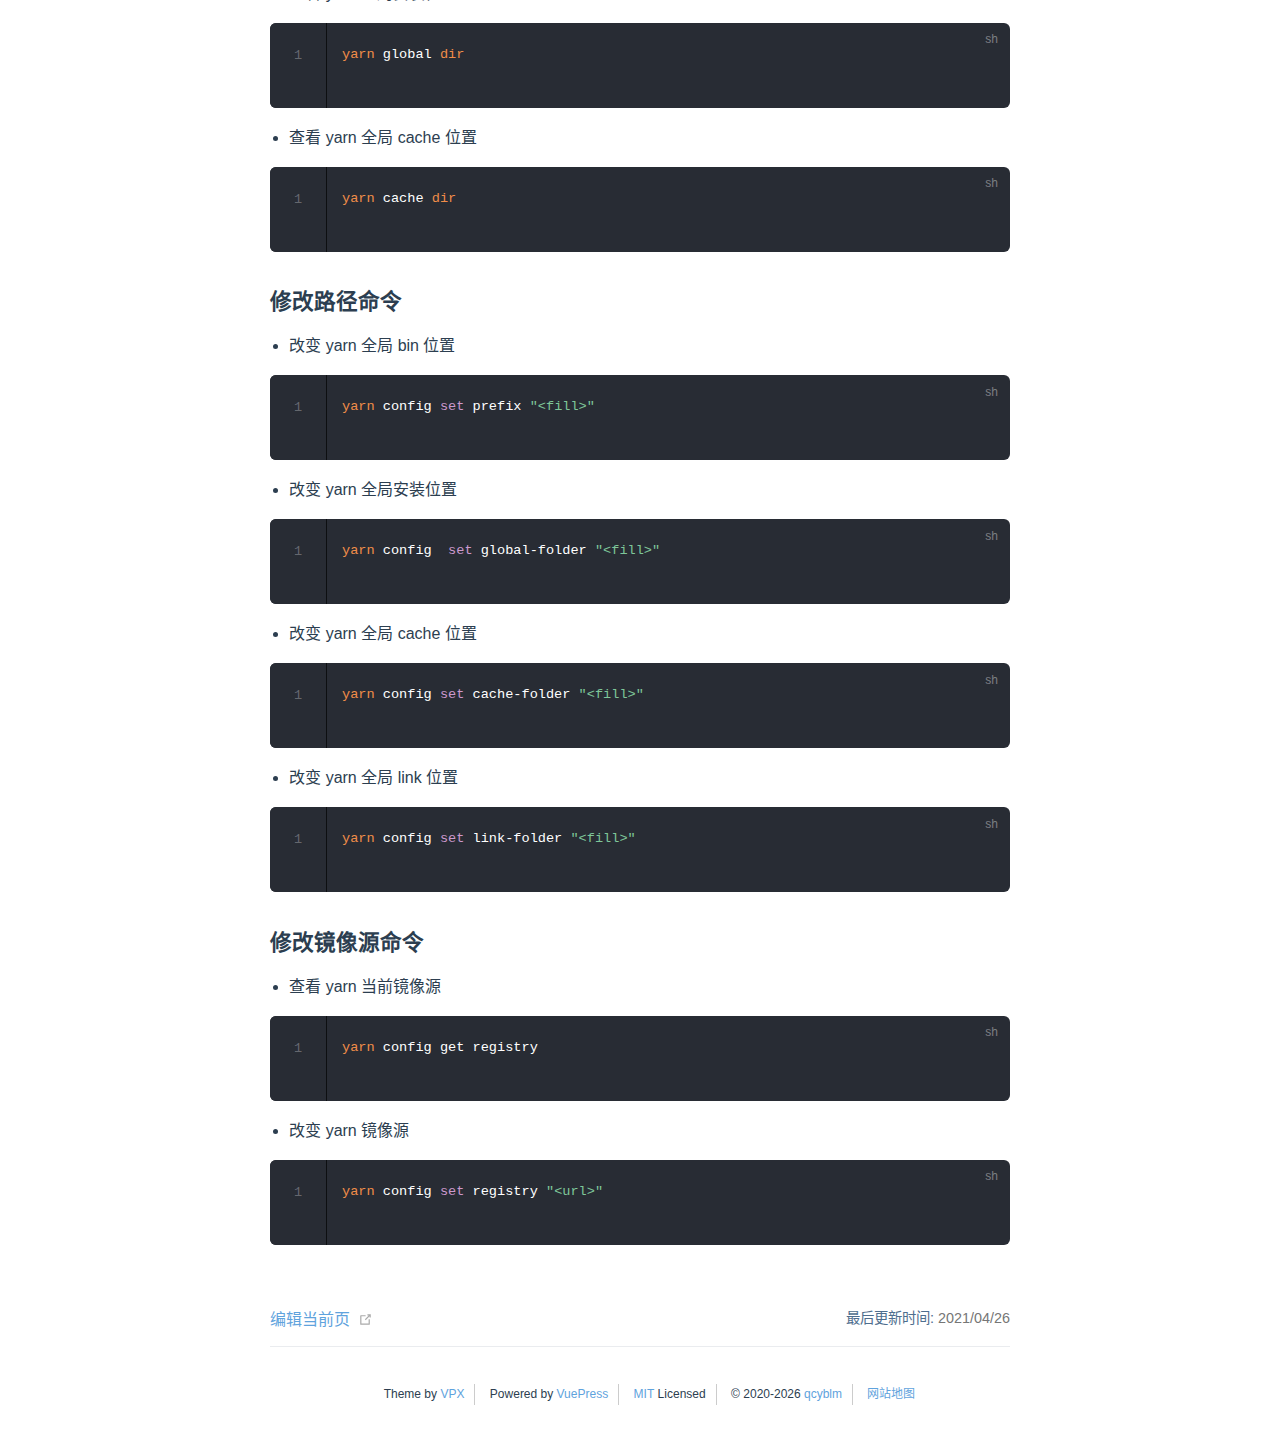
<file: book/book1.html>
<!DOCTYPE html>
<html lang="zh-CN">
  <head>
    <meta charset="utf-8">
    <meta name="viewport" content="width=device-width,initial-scale=1">
    <title>npm yarn 修改全局安装路径、缓存路径和更换镜像源 | 青春永不落幕</title>
    <meta name="generator" content="VuePress 1.8.2">
    <link rel="icon" href="/favicon.ico" type="image/x-icon">
    <link rel="shortcut icon" href="/favicon.ico" type="image/x-icon">
    <link rel="manifest" href="/manifest.json">
    <link rel="apple-touch-icon" href="/icons/apple-touch-icon-152x152.png">
    <link rel="mask-icon" href="/icons/safari-pinned-tab.svg" color="#0058CF">
    <meta name="description" content="使用合适的软件和代码来达到最佳效果">
    <meta name="baidu-site-verification" content="code-P8hnhMqozA">
    <meta name="keywords" content="青春永不落幕,技术文档,软件收集">
    <meta name="theme-color" content="#0058CF">
    <meta name="apple-mobile-web-app-capable" content="yes">
    <meta name="apple-mobile-web-app-status-bar-style" content="black">
    <meta name="msapplication-TileImage" content="/icons/msapplication-icon-144x144.png">
    <meta name="msapplication-TileColor" content="#000000">
    
    <link rel="preload" href="/assets/css/0.styles.6eb90780.css" as="style"><link rel="preload" href="/assets/js/app.c9030dae.js" as="script"><link rel="preload" href="/assets/js/2.28b7666a.js" as="script"><link rel="preload" href="/assets/js/7.7b7f0d2d.js" as="script"><link rel="preload" href="/assets/js/4.82313a1f.js" as="script"><link rel="prefetch" href="/assets/js/10.8709c318.js"><link rel="prefetch" href="/assets/js/11.aa7c3be1.js"><link rel="prefetch" href="/assets/js/12.7aa851b0.js"><link rel="prefetch" href="/assets/js/13.564ccb61.js"><link rel="prefetch" href="/assets/js/14.b78e26e1.js"><link rel="prefetch" href="/assets/js/15.bfbac243.js"><link rel="prefetch" href="/assets/js/16.d2f64ab3.js"><link rel="prefetch" href="/assets/js/17.5e7e4798.js"><link rel="prefetch" href="/assets/js/3.8053f874.js"><link rel="prefetch" href="/assets/js/5.c97888ed.js"><link rel="prefetch" href="/assets/js/6.64be7433.js"><link rel="prefetch" href="/assets/js/8.4af1e588.js"><link rel="prefetch" href="/assets/js/9.995a1f8b.js">
    <link rel="stylesheet" href="/assets/css/0.styles.6eb90780.css">
  </head>
  <body>
    <div id="app" data-server-rendered="true"><div class="theme-container no-sidebar"><header class="navbar"><div class="sidebar-button"><svg xmlns="http://www.w3.org/2000/svg" aria-hidden="true" role="img" viewBox="0 0 448 512" class="icon"><path fill="currentColor" d="M436 124H12c-6.627 0-12-5.373-12-12V80c0-6.627 5.373-12 12-12h424c6.627 0 12 5.373 12 12v32c0 6.627-5.373 12-12 12zm0 160H12c-6.627 0-12-5.373-12-12v-32c0-6.627 5.373-12 12-12h424c6.627 0 12 5.373 12 12v32c0 6.627-5.373 12-12 12zm0 160H12c-6.627 0-12-5.373-12-12v-32c0-6.627 5.373-12 12-12h424c6.627 0 12 5.373 12 12v32c0 6.627-5.373 12-12 12z"></path></svg></div> <a href="/" class="home-link router-link-active"><img src="/assets/img/logo.webp" alt="青春永不落幕" class="logo"> <span class="site-name">青春永不落幕</span></a> <nav class="links"><div class="search-box"><input aria-label="Search" autocomplete="off" spellcheck="false" value=""> <!----></div> <ul class="nav-links can-hide"><li class="nav-item"><a href="/" class="nav-link"><i class="fa fa-home"></i> <span>主页</span></a></li><li class="nav-item"><a href="/about.html" class="nav-link"><i class="fa fa-user"></i> <span>关于</span></a></li><li class="nav-item"><a href="/project.html" class="nav-link"><i class="fa fa-th-large"></i> <span>项目</span></a></li><li class="nav-item"><div class="dropdown-wrapper"><button type="button" aria-label="Windows" class="dropdown-title"><i class="fab fa-windows"></i> <span class="title">
      Windows
    </span> <span class="arrow down"></span></button> <button type="button" aria-label="Windows" class="mobile-dropdown-title"><i class="fab fa-windows"></i> <span class="title">Windows</span> <span class="arrow right"></span></button> <ul class="nav-dropdown" style="display:none;"><li class="dropdown-item"><!----> <a href="/windows/software.html" class="nav-link"><!----> <span>Windows常用软件下载官网</span></a></li><li class="dropdown-item"><!----> <a href="/windows/wepe.html" class="nav-link"><!----> <span>Windows PE 工具</span></a></li></ul></div></li><li class="nav-item"><a href="/book/" class="nav-link router-link-active"><i class="fa fa-book"></i> <span>文档</span></a></li><li class="nav-item"><a href="/nav.html" class="nav-link"><i class="fa fa-bookmark"></i> <span>导航</span></a></li><li class="nav-item"><a href="/support.html" class="nav-link"><i class="fa fa-bell"></i> <span>支持</span></a></li><li class="nav-item"><a href="/friendlinks.html" class="nav-link"><i class="fa fa-link"></i> <span>友链</span></a></li> <li class="nav-item"><a href="https://github.com/qcyblm/qcyblm.github.io" target="_blank" rel="noopener noreferrer"><i class="fab fa-github"></i> <span>GitHub</span> <span><svg xmlns="http://www.w3.org/2000/svg" aria-hidden="true" focusable="false" x="0px" y="0px" viewBox="0 0 100 100" width="15" height="15" class="icon outbound"><path fill="currentColor" d="M18.8,85.1h56l0,0c2.2,0,4-1.8,4-4v-32h-8v28h-48v-48h28v-8h-32l0,0c-2.2,0-4,1.8-4,4v56C14.8,83.3,16.6,85.1,18.8,85.1z"></path> <polygon fill="currentColor" points="45.7,48.7 51.3,54.3 77.2,28.5 77.2,37.2 85.2,37.2 85.2,14.9 62.8,14.9 62.8,22.9 71.5,22.9"></polygon></svg> <span class="sr-only">(opens new window)</span></span></a></li></ul> <div class="theme-switcher"><a class="switch light"><span><i aria-hidden="true" class="fa fa-sun"></i></span></a></div></nav></header> <div class="sidebar-mask"></div> <aside class="sidebar"><!----> <ul class="nav-links"><li class="nav-item"><a href="/" class="nav-link"><i class="fa fa-home"></i> <span>主页</span></a></li><li class="nav-item"><a href="/about.html" class="nav-link"><i class="fa fa-user"></i> <span>关于</span></a></li><li class="nav-item"><a href="/project.html" class="nav-link"><i class="fa fa-th-large"></i> <span>项目</span></a></li><li class="nav-item"><div class="dropdown-wrapper"><button type="button" aria-label="Windows" class="dropdown-title"><i class="fab fa-windows"></i> <span class="title">
      Windows
    </span> <span class="arrow down"></span></button> <button type="button" aria-label="Windows" class="mobile-dropdown-title"><i class="fab fa-windows"></i> <span class="title">Windows</span> <span class="arrow right"></span></button> <ul class="nav-dropdown" style="display:none;"><li class="dropdown-item"><!----> <a href="/windows/software.html" class="nav-link"><!----> <span>Windows常用软件下载官网</span></a></li><li class="dropdown-item"><!----> <a href="/windows/wepe.html" class="nav-link"><!----> <span>Windows PE 工具</span></a></li></ul></div></li><li class="nav-item"><a href="/book/" class="nav-link router-link-active"><i class="fa fa-book"></i> <span>文档</span></a></li><li class="nav-item"><a href="/nav.html" class="nav-link"><i class="fa fa-bookmark"></i> <span>导航</span></a></li><li class="nav-item"><a href="/support.html" class="nav-link"><i class="fa fa-bell"></i> <span>支持</span></a></li><li class="nav-item"><a href="/friendlinks.html" class="nav-link"><i class="fa fa-link"></i> <span>友链</span></a></li> <li class="nav-item"><a href="https://github.com/qcyblm/qcyblm.github.io" target="_blank" rel="noopener noreferrer"><i class="fab fa-github"></i> <span>GitHub</span> <span><svg xmlns="http://www.w3.org/2000/svg" aria-hidden="true" focusable="false" x="0px" y="0px" viewBox="0 0 100 100" width="15" height="15" class="icon outbound"><path fill="currentColor" d="M18.8,85.1h56l0,0c2.2,0,4-1.8,4-4v-32h-8v28h-48v-48h28v-8h-32l0,0c-2.2,0-4,1.8-4,4v56C14.8,83.3,16.6,85.1,18.8,85.1z"></path> <polygon fill="currentColor" points="45.7,48.7 51.3,54.3 77.2,28.5 77.2,37.2 85.2,37.2 85.2,14.9 62.8,14.9 62.8,22.9 71.5,22.9"></polygon></svg> <span class="sr-only">(opens new window)</span></span></a></li></ul>  <!----> </aside> <main class="page"> <div class="theme-vpx-content content__default"><h1 id="npm-yarn-修改全局安装路径、缓存路径和更换镜像源"><a href="#npm-yarn-修改全局安装路径、缓存路径和更换镜像源" class="header-anchor">#</a> npm yarn 修改全局安装路径、缓存路径和更换镜像源</h1> <h2 id="npm-的安装路径、缓存路径和更换镜像源"><a href="#npm-的安装路径、缓存路径和更换镜像源" class="header-anchor">#</a> npm 的安装路径、缓存路径和更换镜像源</h2> <h3 id="查看各种路径命令"><a href="#查看各种路径命令" class="header-anchor">#</a> 查看各种路径命令</h3> <ul><li>查看当前 npm 包的全局安装路径</li></ul> <div class="language-sh line-numbers-mode"><pre class="language-sh"><code><span class="token function">npm</span> prefix -g
</code></pre> <div class="line-numbers-wrapper"><span class="line-number">1</span><br></div></div><ul><li>查看配置列表</li></ul> <div class="language-sh line-numbers-mode"><pre class="language-sh"><code><span class="token function">npm</span> config <span class="token function">ls</span>
</code></pre> <div class="line-numbers-wrapper"><span class="line-number">1</span><br></div></div><h3 id="修改路径命令"><a href="#修改路径命令" class="header-anchor">#</a> 修改路径命令</h3> <ul><li>修改 npm 的包的全局安装路径</li></ul> <div class="language-sh line-numbers-mode"><pre class="language-sh"><code><span class="token function">npm</span> config <span class="token builtin class-name">set</span> prefix <span class="token string">&quot;&lt;fill&gt;&quot;</span>
</code></pre> <div class="line-numbers-wrapper"><span class="line-number">1</span><br></div></div><ul><li>修改 npm 的包的全局 cache 位置</li></ul> <div class="language-sh line-numbers-mode"><pre class="language-sh"><code><span class="token function">npm</span> config <span class="token builtin class-name">set</span> cache <span class="token string">&quot;&lt;fill&gt;&quot;</span>
</code></pre> <div class="line-numbers-wrapper"><span class="line-number">1</span><br></div></div><h3 id="修改镜像源命令"><a href="#修改镜像源命令" class="header-anchor">#</a> 修改镜像源命令</h3> <ul><li>查看 npm 当前镜像源</li></ul> <div class="language-sh line-numbers-mode"><pre class="language-sh"><code><span class="token function">npm</span> config get registry
</code></pre> <div class="line-numbers-wrapper"><span class="line-number">1</span><br></div></div><ul><li>改变 npm 镜像源</li></ul> <div class="language-sh line-numbers-mode"><pre class="language-sh"><code><span class="token function">npm</span> config <span class="token builtin class-name">set</span> registry <span class="token string">&quot;&lt;url&gt;&quot;</span>
</code></pre> <div class="line-numbers-wrapper"><span class="line-number">1</span><br></div></div><h2 id="yarn-的安装路径、缓存路径和更换镜像源"><a href="#yarn-的安装路径、缓存路径和更换镜像源" class="header-anchor">#</a> yarn 的安装路径、缓存路径和更换镜像源</h2> <h3 id="查看各种路径命令-2"><a href="#查看各种路径命令-2" class="header-anchor">#</a> 查看各种路径命令</h3> <ul><li>查看 yarn 全局 bin 位置</li></ul> <div class="language-sh line-numbers-mode"><pre class="language-sh"><code><span class="token function">yarn</span> global bin
</code></pre> <div class="line-numbers-wrapper"><span class="line-number">1</span><br></div></div><ul><li>查看 yarn 全局安装位置</li></ul> <div class="language-sh line-numbers-mode"><pre class="language-sh"><code><span class="token function">yarn</span> global <span class="token function">dir</span>
</code></pre> <div class="line-numbers-wrapper"><span class="line-number">1</span><br></div></div><ul><li>查看 yarn 全局 cache 位置</li></ul> <div class="language-sh line-numbers-mode"><pre class="language-sh"><code><span class="token function">yarn</span> cache <span class="token function">dir</span>
</code></pre> <div class="line-numbers-wrapper"><span class="line-number">1</span><br></div></div><h3 id="修改路径命令-2"><a href="#修改路径命令-2" class="header-anchor">#</a> 修改路径命令</h3> <ul><li>改变 yarn 全局 bin 位置</li></ul> <div class="language-sh line-numbers-mode"><pre class="language-sh"><code><span class="token function">yarn</span> config <span class="token builtin class-name">set</span> prefix <span class="token string">&quot;&lt;fill&gt;&quot;</span>
</code></pre> <div class="line-numbers-wrapper"><span class="line-number">1</span><br></div></div><ul><li>改变 yarn 全局安装位置</li></ul> <div class="language-sh line-numbers-mode"><pre class="language-sh"><code><span class="token function">yarn</span> config  <span class="token builtin class-name">set</span> global-folder <span class="token string">&quot;&lt;fill&gt;&quot;</span>
</code></pre> <div class="line-numbers-wrapper"><span class="line-number">1</span><br></div></div><ul><li>改变 yarn 全局 cache 位置</li></ul> <div class="language-sh line-numbers-mode"><pre class="language-sh"><code><span class="token function">yarn</span> config <span class="token builtin class-name">set</span> cache-folder <span class="token string">&quot;&lt;fill&gt;&quot;</span>
</code></pre> <div class="line-numbers-wrapper"><span class="line-number">1</span><br></div></div><ul><li>改变 yarn 全局 link 位置</li></ul> <div class="language-sh line-numbers-mode"><pre class="language-sh"><code><span class="token function">yarn</span> config <span class="token builtin class-name">set</span> link-folder <span class="token string">&quot;&lt;fill&gt;&quot;</span>
</code></pre> <div class="line-numbers-wrapper"><span class="line-number">1</span><br></div></div><h3 id="修改镜像源命令-2"><a href="#修改镜像源命令-2" class="header-anchor">#</a> 修改镜像源命令</h3> <ul><li>查看 yarn 当前镜像源</li></ul> <div class="language-sh line-numbers-mode"><pre class="language-sh"><code><span class="token function">yarn</span> config get registry
</code></pre> <div class="line-numbers-wrapper"><span class="line-number">1</span><br></div></div><ul><li>改变 yarn 镜像源</li></ul> <div class="language-sh line-numbers-mode"><pre class="language-sh"><code><span class="token function">yarn</span> config <span class="token builtin class-name">set</span> registry <span class="token string">&quot;&lt;url&gt;&quot;</span>
</code></pre> <div class="line-numbers-wrapper"><span class="line-number">1</span><br></div></div></div> <div class="page-edit"><span class="edit-link"><a href="https://github.com/qcyblm/qcyblm.github.io/edit/master/src/book/book1.md" target="_blank" rel="noopener noreferrer">编辑当前页</a> <span><svg xmlns="http://www.w3.org/2000/svg" aria-hidden="true" focusable="false" x="0px" y="0px" viewBox="0 0 100 100" width="15" height="15" class="icon outbound"><path fill="currentColor" d="M18.8,85.1h56l0,0c2.2,0,4-1.8,4-4v-32h-8v28h-48v-48h28v-8h-32l0,0c-2.2,0-4,1.8-4,4v56C14.8,83.3,16.6,85.1,18.8,85.1z"></path> <polygon fill="currentColor" points="45.7,48.7 51.3,54.3 77.2,28.5 77.2,37.2 85.2,37.2 85.2,14.9 62.8,14.9 62.8,22.9 71.5,22.9"></polygon></svg> <span class="sr-only">(opens new window)</span></span></span> <span class="last-updated"><span class="prefix">最后更新时间:</span> <span class="time">2021/04/26</span></span></div> <!----> <div class="page-footer"><ul class="inner"><li>Theme by <a href="https://gitee.com/qcyblm/vuepress-theme-vpx" title="本站主题" target="_blank" rel="noopener noreferrer">VPX</a></li> <li>Powered by <a href="https://www.vuepress.cn/" target="_blank" rel="noopener noreferrer">VuePress</a></li> <li><a href="https://github.com/qcyblm/qcyblm.github.io/blob/master/LICENSE" target="_blank" rel="noopener noreferrer">MIT</a> Licensed
    </li> <li>
      © 2020-2021
      <a href="https://qcyblm.gitee.io/" target="_blank" rel="noopener noreferrer"> qcyblm </a></li> <!----> <li><a href="/sitemap.xml" target="_blank" rel="noopener noreferrer">网站地图</a></li></ul></div> </main> <!----></div><div class="global-ui"><!----></div></div>
    <script src="/assets/js/app.c9030dae.js" defer></script><script src="/assets/js/2.28b7666a.js" defer></script><script src="/assets/js/7.7b7f0d2d.js" defer></script><script src="/assets/js/4.82313a1f.js" defer></script>
  </body>
</html>
</file>
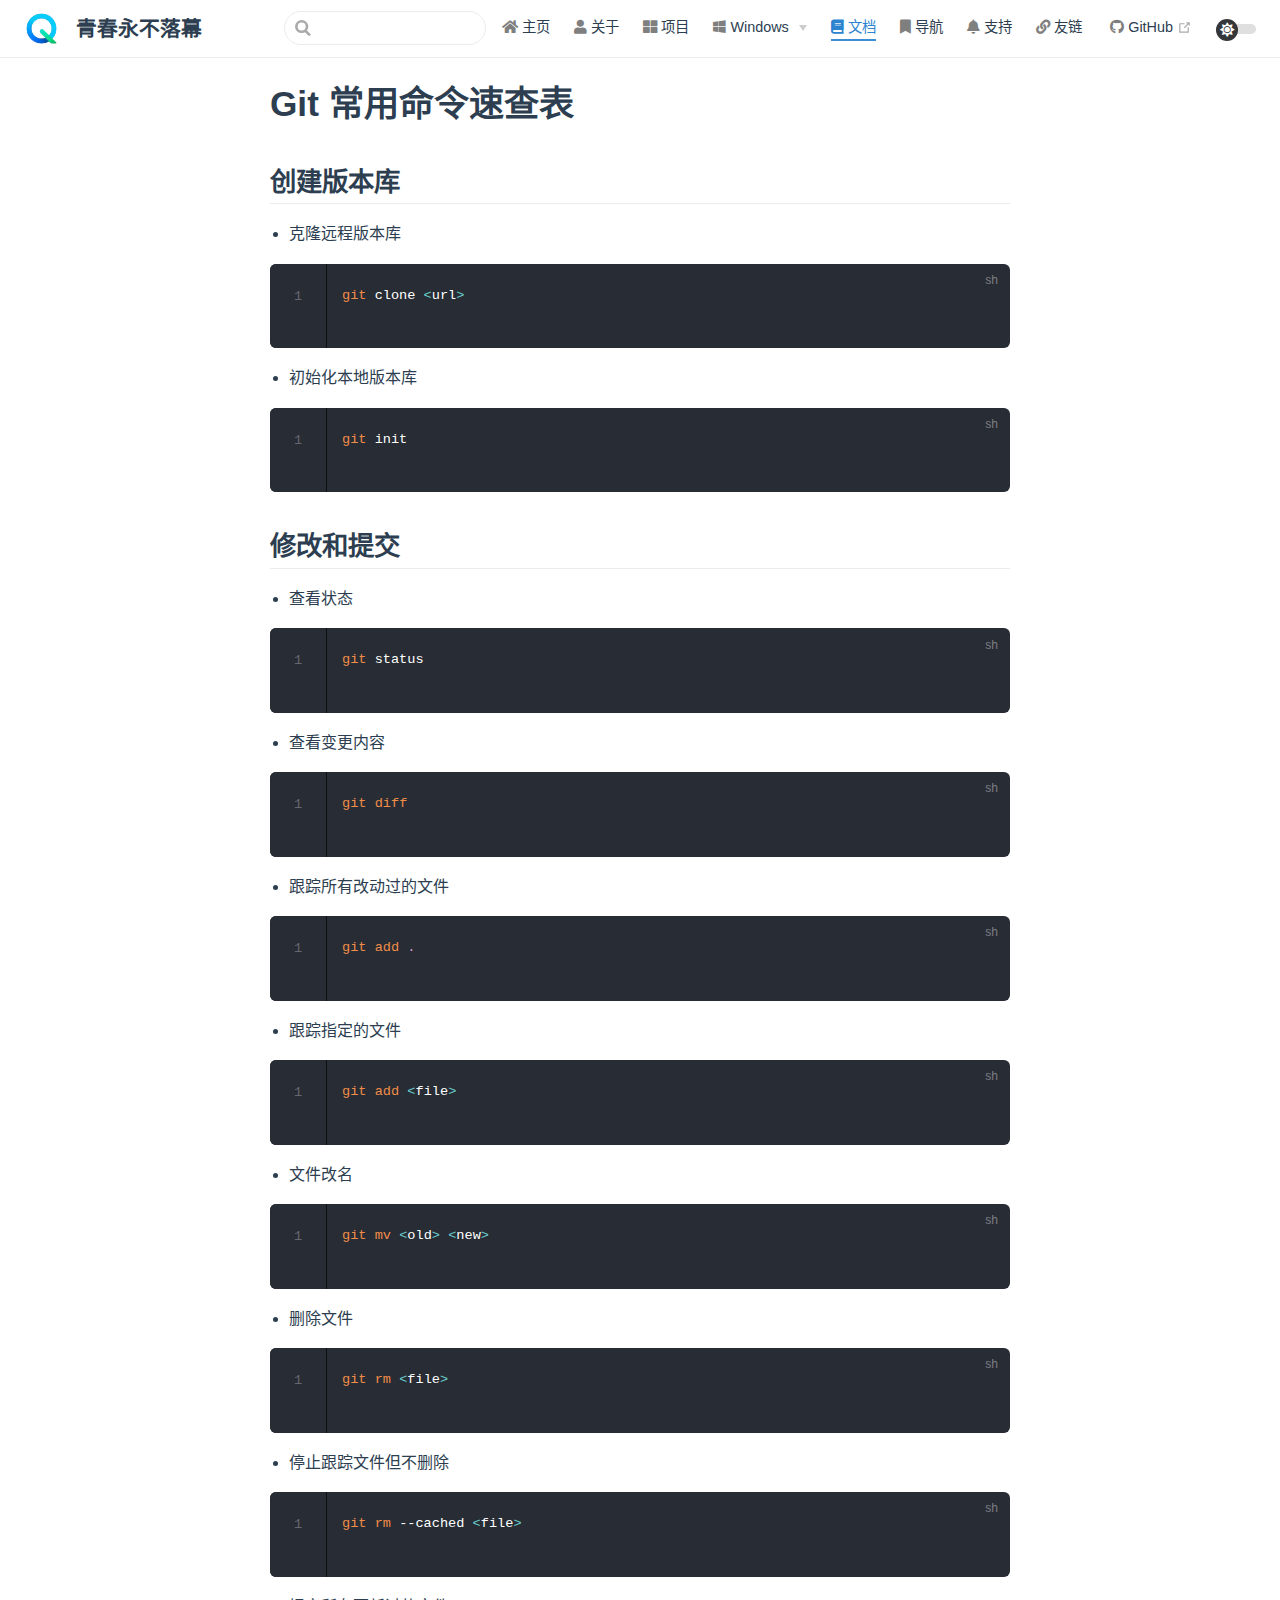
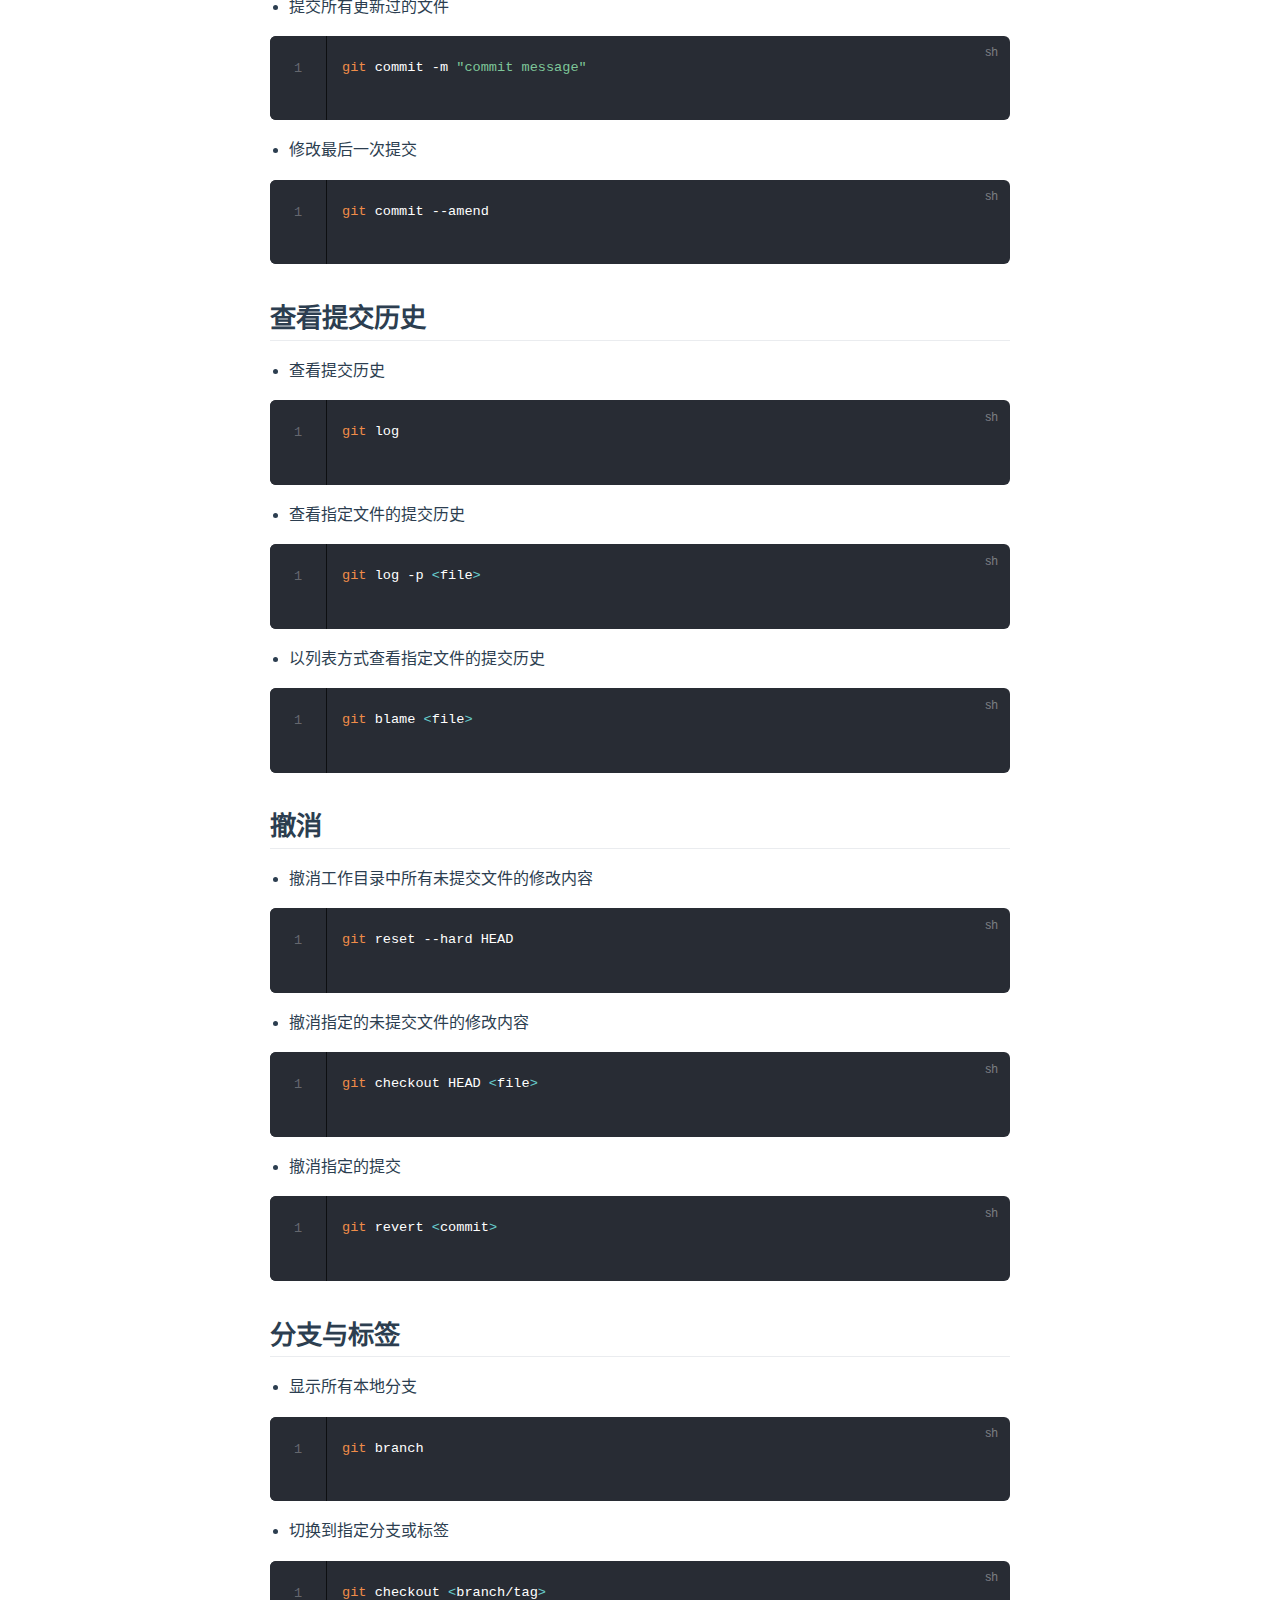
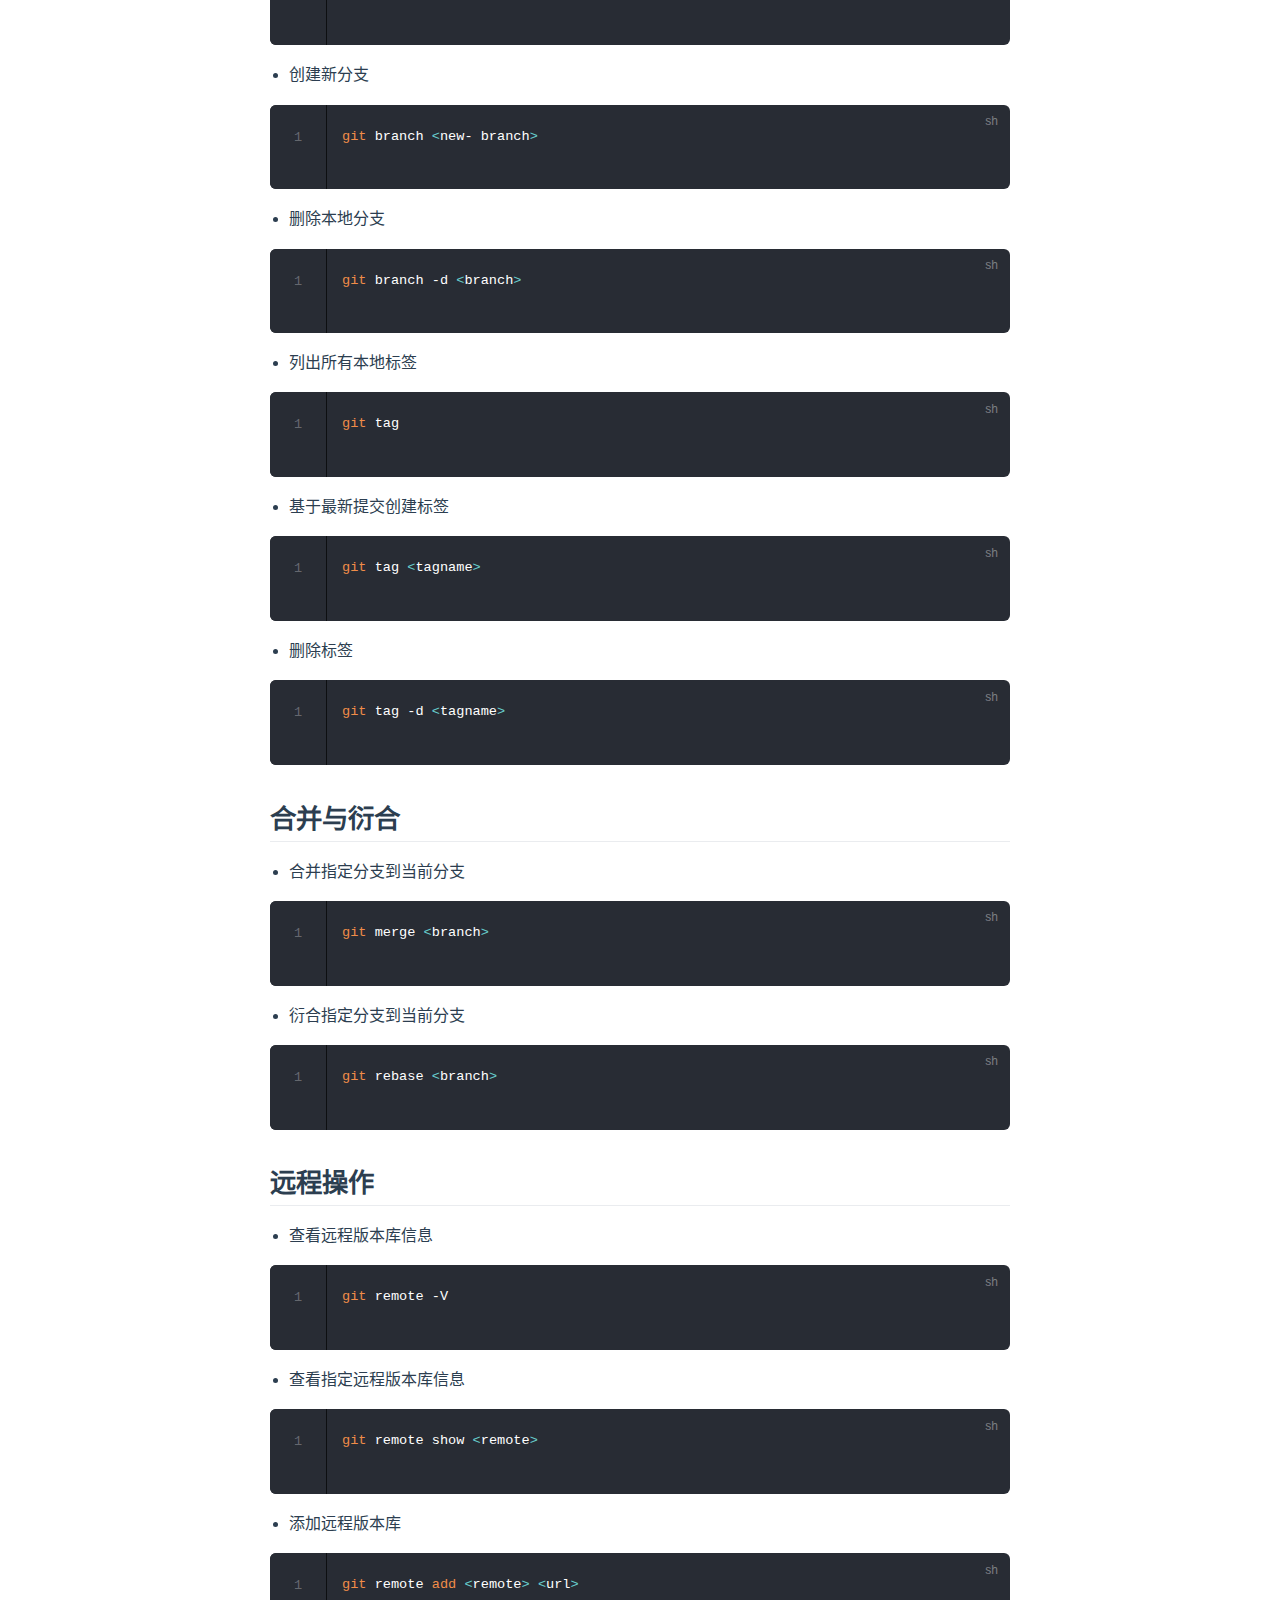
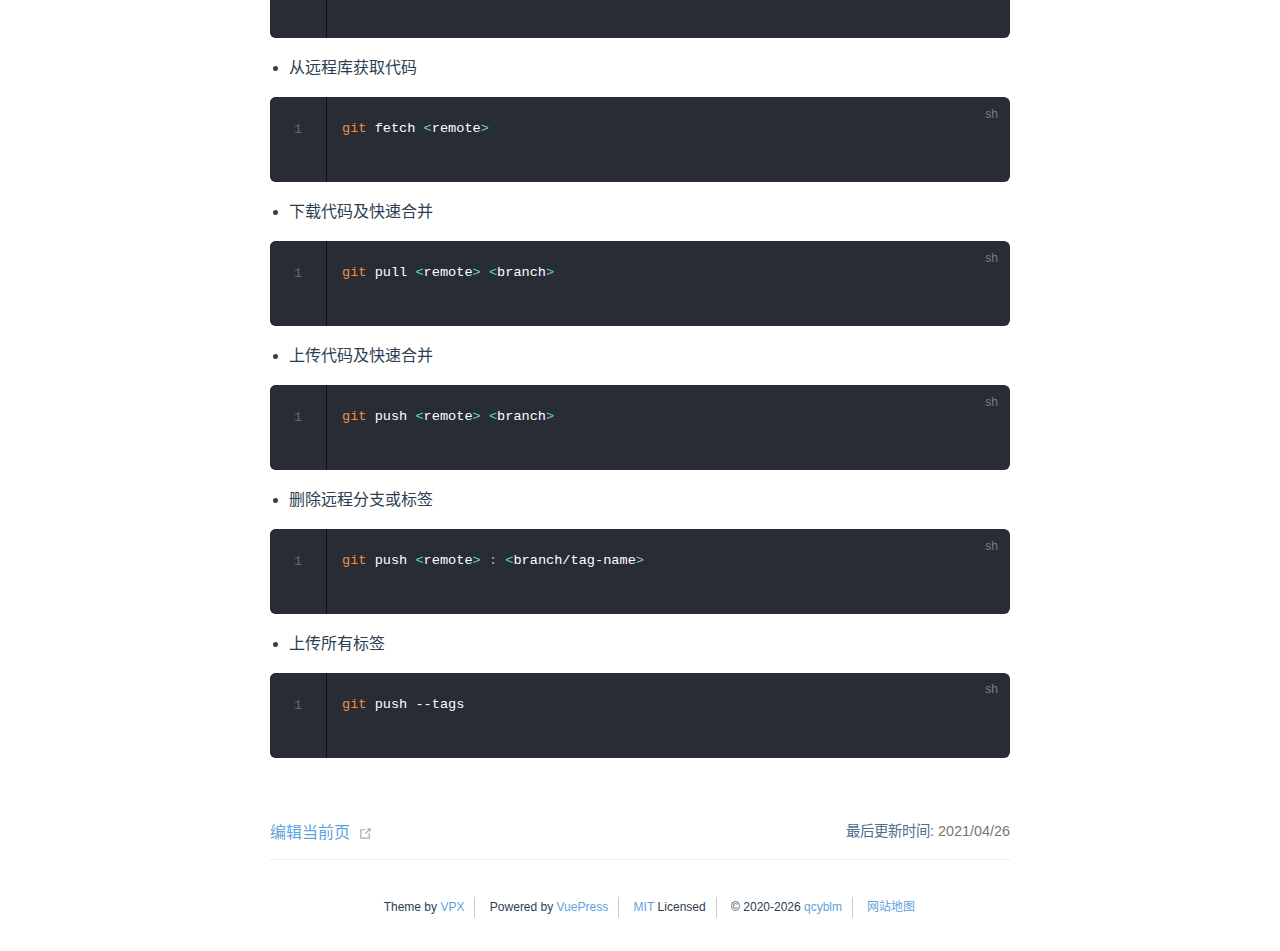
<file: book/book2.html>
<!DOCTYPE html>
<html lang="zh-CN">
  <head>
    <meta charset="utf-8">
    <meta name="viewport" content="width=device-width,initial-scale=1">
    <title>Git 常用命令速查表 | 青春永不落幕</title>
    <meta name="generator" content="VuePress 1.8.2">
    <link rel="icon" href="/favicon.ico" type="image/x-icon">
    <link rel="shortcut icon" href="/favicon.ico" type="image/x-icon">
    <link rel="manifest" href="/manifest.json">
    <link rel="apple-touch-icon" href="/icons/apple-touch-icon-152x152.png">
    <link rel="mask-icon" href="/icons/safari-pinned-tab.svg" color="#0058CF">
    <meta name="description" content="使用合适的软件和代码来达到最佳效果">
    <meta name="baidu-site-verification" content="code-P8hnhMqozA">
    <meta name="keywords" content="青春永不落幕,技术文档,软件收集">
    <meta name="theme-color" content="#0058CF">
    <meta name="apple-mobile-web-app-capable" content="yes">
    <meta name="apple-mobile-web-app-status-bar-style" content="black">
    <meta name="msapplication-TileImage" content="/icons/msapplication-icon-144x144.png">
    <meta name="msapplication-TileColor" content="#000000">
    
    <link rel="preload" href="/assets/css/0.styles.6eb90780.css" as="style"><link rel="preload" href="/assets/js/app.b426d13a.js" as="script"><link rel="preload" href="/assets/js/2.2796d331.js" as="script"><link rel="preload" href="/assets/js/8.dc0a321e.js" as="script"><link rel="preload" href="/assets/js/4.12993193.js" as="script"><link rel="prefetch" href="/assets/js/10.c8e16cbd.js"><link rel="prefetch" href="/assets/js/11.2c6e039f.js"><link rel="prefetch" href="/assets/js/12.ffc71501.js"><link rel="prefetch" href="/assets/js/13.0859daa0.js"><link rel="prefetch" href="/assets/js/14.ce2eef4a.js"><link rel="prefetch" href="/assets/js/15.2dcbfe9c.js"><link rel="prefetch" href="/assets/js/16.77dd6531.js"><link rel="prefetch" href="/assets/js/17.f8c506af.js"><link rel="prefetch" href="/assets/js/3.c4e503d5.js"><link rel="prefetch" href="/assets/js/5.6c546958.js"><link rel="prefetch" href="/assets/js/6.ebad59e9.js"><link rel="prefetch" href="/assets/js/7.efa6ffaa.js"><link rel="prefetch" href="/assets/js/9.0487ced4.js">
    <link rel="stylesheet" href="/assets/css/0.styles.6eb90780.css">
  </head>
  <body>
    <div id="app" data-server-rendered="true"><div class="theme-container no-sidebar"><header class="navbar"><div class="sidebar-button"><svg xmlns="http://www.w3.org/2000/svg" aria-hidden="true" role="img" viewBox="0 0 448 512" class="icon"><path fill="currentColor" d="M436 124H12c-6.627 0-12-5.373-12-12V80c0-6.627 5.373-12 12-12h424c6.627 0 12 5.373 12 12v32c0 6.627-5.373 12-12 12zm0 160H12c-6.627 0-12-5.373-12-12v-32c0-6.627 5.373-12 12-12h424c6.627 0 12 5.373 12 12v32c0 6.627-5.373 12-12 12zm0 160H12c-6.627 0-12-5.373-12-12v-32c0-6.627 5.373-12 12-12h424c6.627 0 12 5.373 12 12v32c0 6.627-5.373 12-12 12z"></path></svg></div> <a href="/" class="home-link router-link-active"><img src="/assets/img/logo.webp" alt="青春永不落幕" class="logo"> <span class="site-name">青春永不落幕</span></a> <nav class="links"><div class="search-box"><input aria-label="Search" autocomplete="off" spellcheck="false" value=""> <!----></div> <ul class="nav-links can-hide"><li class="nav-item"><a href="/" class="nav-link"><i class="fa fa-home"></i> <span>主页</span></a></li><li class="nav-item"><a href="/about.html" class="nav-link"><i class="fa fa-user"></i> <span>关于</span></a></li><li class="nav-item"><a href="/project.html" class="nav-link"><i class="fa fa-th-large"></i> <span>项目</span></a></li><li class="nav-item"><div class="dropdown-wrapper"><button type="button" aria-label="Windows" class="dropdown-title"><i class="fab fa-windows"></i> <span class="title">
      Windows
    </span> <span class="arrow down"></span></button> <button type="button" aria-label="Windows" class="mobile-dropdown-title"><i class="fab fa-windows"></i> <span class="title">Windows</span> <span class="arrow right"></span></button> <ul class="nav-dropdown" style="display:none;"><li class="dropdown-item"><!----> <a href="/windows/software.html" class="nav-link"><!----> <span>Windows常用软件下载官网</span></a></li><li class="dropdown-item"><!----> <a href="/windows/wepe.html" class="nav-link"><!----> <span>Windows PE 工具</span></a></li></ul></div></li><li class="nav-item"><a href="/book/" class="nav-link router-link-active"><i class="fa fa-book"></i> <span>文档</span></a></li><li class="nav-item"><a href="/nav.html" class="nav-link"><i class="fa fa-bookmark"></i> <span>导航</span></a></li><li class="nav-item"><a href="/support.html" class="nav-link"><i class="fa fa-bell"></i> <span>支持</span></a></li><li class="nav-item"><a href="/friendlinks.html" class="nav-link"><i class="fa fa-link"></i> <span>友链</span></a></li> <li class="nav-item"><a href="https://github.com/qcyblm/qcyblm.github.io" target="_blank" rel="noopener noreferrer"><i class="fab fa-github"></i> <span>GitHub</span> <span><svg xmlns="http://www.w3.org/2000/svg" aria-hidden="true" focusable="false" x="0px" y="0px" viewBox="0 0 100 100" width="15" height="15" class="icon outbound"><path fill="currentColor" d="M18.8,85.1h56l0,0c2.2,0,4-1.8,4-4v-32h-8v28h-48v-48h28v-8h-32l0,0c-2.2,0-4,1.8-4,4v56C14.8,83.3,16.6,85.1,18.8,85.1z"></path> <polygon fill="currentColor" points="45.7,48.7 51.3,54.3 77.2,28.5 77.2,37.2 85.2,37.2 85.2,14.9 62.8,14.9 62.8,22.9 71.5,22.9"></polygon></svg> <span class="sr-only">(opens new window)</span></span></a></li></ul> <div class="theme-switcher"><a class="switch light"><span><i aria-hidden="true" class="fa fa-sun"></i></span></a></div></nav></header> <div class="sidebar-mask"></div> <aside class="sidebar"><!----> <ul class="nav-links"><li class="nav-item"><a href="/" class="nav-link"><i class="fa fa-home"></i> <span>主页</span></a></li><li class="nav-item"><a href="/about.html" class="nav-link"><i class="fa fa-user"></i> <span>关于</span></a></li><li class="nav-item"><a href="/project.html" class="nav-link"><i class="fa fa-th-large"></i> <span>项目</span></a></li><li class="nav-item"><div class="dropdown-wrapper"><button type="button" aria-label="Windows" class="dropdown-title"><i class="fab fa-windows"></i> <span class="title">
      Windows
    </span> <span class="arrow down"></span></button> <button type="button" aria-label="Windows" class="mobile-dropdown-title"><i class="fab fa-windows"></i> <span class="title">Windows</span> <span class="arrow right"></span></button> <ul class="nav-dropdown" style="display:none;"><li class="dropdown-item"><!----> <a href="/windows/software.html" class="nav-link"><!----> <span>Windows常用软件下载官网</span></a></li><li class="dropdown-item"><!----> <a href="/windows/wepe.html" class="nav-link"><!----> <span>Windows PE 工具</span></a></li></ul></div></li><li class="nav-item"><a href="/book/" class="nav-link router-link-active"><i class="fa fa-book"></i> <span>文档</span></a></li><li class="nav-item"><a href="/nav.html" class="nav-link"><i class="fa fa-bookmark"></i> <span>导航</span></a></li><li class="nav-item"><a href="/support.html" class="nav-link"><i class="fa fa-bell"></i> <span>支持</span></a></li><li class="nav-item"><a href="/friendlinks.html" class="nav-link"><i class="fa fa-link"></i> <span>友链</span></a></li> <li class="nav-item"><a href="https://github.com/qcyblm/qcyblm.github.io" target="_blank" rel="noopener noreferrer"><i class="fab fa-github"></i> <span>GitHub</span> <span><svg xmlns="http://www.w3.org/2000/svg" aria-hidden="true" focusable="false" x="0px" y="0px" viewBox="0 0 100 100" width="15" height="15" class="icon outbound"><path fill="currentColor" d="M18.8,85.1h56l0,0c2.2,0,4-1.8,4-4v-32h-8v28h-48v-48h28v-8h-32l0,0c-2.2,0-4,1.8-4,4v56C14.8,83.3,16.6,85.1,18.8,85.1z"></path> <polygon fill="currentColor" points="45.7,48.7 51.3,54.3 77.2,28.5 77.2,37.2 85.2,37.2 85.2,14.9 62.8,14.9 62.8,22.9 71.5,22.9"></polygon></svg> <span class="sr-only">(opens new window)</span></span></a></li></ul>  <!----> </aside> <main class="page"> <div class="theme-vpx-content content__default"><h1 id="git-常用命令速查表"><a href="#git-常用命令速查表" class="header-anchor">#</a> Git 常用命令速查表</h1> <h2 id="创建版本库"><a href="#创建版本库" class="header-anchor">#</a> 创建版本库</h2> <ul><li>克隆远程版本库</li></ul> <div class="language-sh line-numbers-mode"><pre class="language-sh"><code><span class="token function">git</span> clone <span class="token operator">&lt;</span>url<span class="token operator">&gt;</span>
</code></pre> <div class="line-numbers-wrapper"><span class="line-number">1</span><br></div></div><ul><li>初始化本地版本库</li></ul> <div class="language-sh line-numbers-mode"><pre class="language-sh"><code><span class="token function">git</span> init
</code></pre> <div class="line-numbers-wrapper"><span class="line-number">1</span><br></div></div><h2 id="修改和提交"><a href="#修改和提交" class="header-anchor">#</a> 修改和提交</h2> <ul><li>查看状态</li></ul> <div class="language-sh line-numbers-mode"><pre class="language-sh"><code><span class="token function">git</span> status
</code></pre> <div class="line-numbers-wrapper"><span class="line-number">1</span><br></div></div><ul><li>查看变更内容</li></ul> <div class="language-sh line-numbers-mode"><pre class="language-sh"><code><span class="token function">git</span> <span class="token function">diff</span>
</code></pre> <div class="line-numbers-wrapper"><span class="line-number">1</span><br></div></div><ul><li>跟踪所有改动过的文件</li></ul> <div class="language-sh line-numbers-mode"><pre class="language-sh"><code><span class="token function">git</span> <span class="token function">add</span> <span class="token builtin class-name">.</span>
</code></pre> <div class="line-numbers-wrapper"><span class="line-number">1</span><br></div></div><ul><li>跟踪指定的文件</li></ul> <div class="language-sh line-numbers-mode"><pre class="language-sh"><code><span class="token function">git</span> <span class="token function">add</span> <span class="token operator">&lt;</span>file<span class="token operator">&gt;</span>
</code></pre> <div class="line-numbers-wrapper"><span class="line-number">1</span><br></div></div><ul><li>文件改名</li></ul> <div class="language-sh line-numbers-mode"><pre class="language-sh"><code><span class="token function">git</span> <span class="token function">mv</span> <span class="token operator">&lt;</span>old<span class="token operator">&gt;</span> <span class="token operator">&lt;</span>new<span class="token operator">&gt;</span>
</code></pre> <div class="line-numbers-wrapper"><span class="line-number">1</span><br></div></div><ul><li>删除文件</li></ul> <div class="language-sh line-numbers-mode"><pre class="language-sh"><code><span class="token function">git</span> <span class="token function">rm</span> <span class="token operator">&lt;</span>file<span class="token operator">&gt;</span>
</code></pre> <div class="line-numbers-wrapper"><span class="line-number">1</span><br></div></div><ul><li>停止跟踪文件但不删除</li></ul> <div class="language-sh line-numbers-mode"><pre class="language-sh"><code><span class="token function">git</span> <span class="token function">rm</span> --cached <span class="token operator">&lt;</span>file<span class="token operator">&gt;</span>
</code></pre> <div class="line-numbers-wrapper"><span class="line-number">1</span><br></div></div><ul><li>提交所有更新过的文件</li></ul> <div class="language-sh line-numbers-mode"><pre class="language-sh"><code><span class="token function">git</span> commit -m <span class="token string">&quot;commit message&quot;</span>
</code></pre> <div class="line-numbers-wrapper"><span class="line-number">1</span><br></div></div><ul><li>修改最后一次提交</li></ul> <div class="language-sh line-numbers-mode"><pre class="language-sh"><code><span class="token function">git</span> commit --amend
</code></pre> <div class="line-numbers-wrapper"><span class="line-number">1</span><br></div></div><h2 id="查看提交历史"><a href="#查看提交历史" class="header-anchor">#</a> 查看提交历史</h2> <ul><li>查看提交历史</li></ul> <div class="language-sh line-numbers-mode"><pre class="language-sh"><code><span class="token function">git</span> log
</code></pre> <div class="line-numbers-wrapper"><span class="line-number">1</span><br></div></div><ul><li>查看指定文件的提交历史</li></ul> <div class="language-sh line-numbers-mode"><pre class="language-sh"><code><span class="token function">git</span> log -p <span class="token operator">&lt;</span>file<span class="token operator">&gt;</span>
</code></pre> <div class="line-numbers-wrapper"><span class="line-number">1</span><br></div></div><ul><li>以列表方式查看指定文件的提交历史</li></ul> <div class="language-sh line-numbers-mode"><pre class="language-sh"><code><span class="token function">git</span> blame <span class="token operator">&lt;</span>file<span class="token operator">&gt;</span>
</code></pre> <div class="line-numbers-wrapper"><span class="line-number">1</span><br></div></div><h2 id="撤消"><a href="#撤消" class="header-anchor">#</a> 撤消</h2> <ul><li>撤消工作目录中所有未提交文件的修改内容</li></ul> <div class="language-sh line-numbers-mode"><pre class="language-sh"><code><span class="token function">git</span> reset --hard HEAD
</code></pre> <div class="line-numbers-wrapper"><span class="line-number">1</span><br></div></div><ul><li>撤消指定的未提交文件的修改内容</li></ul> <div class="language-sh line-numbers-mode"><pre class="language-sh"><code><span class="token function">git</span> checkout HEAD <span class="token operator">&lt;</span>file<span class="token operator">&gt;</span>
</code></pre> <div class="line-numbers-wrapper"><span class="line-number">1</span><br></div></div><ul><li>撤消指定的提交</li></ul> <div class="language-sh line-numbers-mode"><pre class="language-sh"><code><span class="token function">git</span> revert <span class="token operator">&lt;</span>commit<span class="token operator">&gt;</span>
</code></pre> <div class="line-numbers-wrapper"><span class="line-number">1</span><br></div></div><h2 id="分支与标签"><a href="#分支与标签" class="header-anchor">#</a> 分支与标签</h2> <ul><li>显示所有本地分支</li></ul> <div class="language-sh line-numbers-mode"><pre class="language-sh"><code><span class="token function">git</span> branch
</code></pre> <div class="line-numbers-wrapper"><span class="line-number">1</span><br></div></div><ul><li>切换到指定分支或标签</li></ul> <div class="language-sh line-numbers-mode"><pre class="language-sh"><code><span class="token function">git</span> checkout <span class="token operator">&lt;</span>branch/tag<span class="token operator">&gt;</span>
</code></pre> <div class="line-numbers-wrapper"><span class="line-number">1</span><br></div></div><ul><li>创建新分支</li></ul> <div class="language-sh line-numbers-mode"><pre class="language-sh"><code><span class="token function">git</span> branch <span class="token operator">&lt;</span>new- branch<span class="token operator">&gt;</span>
</code></pre> <div class="line-numbers-wrapper"><span class="line-number">1</span><br></div></div><ul><li>删除本地分支</li></ul> <div class="language-sh line-numbers-mode"><pre class="language-sh"><code><span class="token function">git</span> branch -d <span class="token operator">&lt;</span>branch<span class="token operator">&gt;</span>
</code></pre> <div class="line-numbers-wrapper"><span class="line-number">1</span><br></div></div><ul><li>列出所有本地标签</li></ul> <div class="language-sh line-numbers-mode"><pre class="language-sh"><code><span class="token function">git</span> tag
</code></pre> <div class="line-numbers-wrapper"><span class="line-number">1</span><br></div></div><ul><li>基于最新提交创建标签</li></ul> <div class="language-sh line-numbers-mode"><pre class="language-sh"><code><span class="token function">git</span> tag <span class="token operator">&lt;</span>tagname<span class="token operator">&gt;</span>
</code></pre> <div class="line-numbers-wrapper"><span class="line-number">1</span><br></div></div><ul><li>删除标签</li></ul> <div class="language-sh line-numbers-mode"><pre class="language-sh"><code><span class="token function">git</span> tag -d <span class="token operator">&lt;</span>tagname<span class="token operator">&gt;</span>
</code></pre> <div class="line-numbers-wrapper"><span class="line-number">1</span><br></div></div><h2 id="合并与衍合"><a href="#合并与衍合" class="header-anchor">#</a> 合并与衍合</h2> <ul><li>合并指定分支到当前分支</li></ul> <div class="language-sh line-numbers-mode"><pre class="language-sh"><code><span class="token function">git</span> merge <span class="token operator">&lt;</span>branch<span class="token operator">&gt;</span>
</code></pre> <div class="line-numbers-wrapper"><span class="line-number">1</span><br></div></div><ul><li>衍合指定分支到当前分支</li></ul> <div class="language-sh line-numbers-mode"><pre class="language-sh"><code><span class="token function">git</span> rebase <span class="token operator">&lt;</span>branch<span class="token operator">&gt;</span>
</code></pre> <div class="line-numbers-wrapper"><span class="line-number">1</span><br></div></div><h2 id="远程操作"><a href="#远程操作" class="header-anchor">#</a> 远程操作</h2> <ul><li>查看远程版本库信息</li></ul> <div class="language-sh line-numbers-mode"><pre class="language-sh"><code><span class="token function">git</span> remote -V
</code></pre> <div class="line-numbers-wrapper"><span class="line-number">1</span><br></div></div><ul><li>查看指定远程版本库信息</li></ul> <div class="language-sh line-numbers-mode"><pre class="language-sh"><code><span class="token function">git</span> remote show <span class="token operator">&lt;</span>remote<span class="token operator">&gt;</span>
</code></pre> <div class="line-numbers-wrapper"><span class="line-number">1</span><br></div></div><ul><li>添加远程版本库</li></ul> <div class="language-sh line-numbers-mode"><pre class="language-sh"><code><span class="token function">git</span> remote <span class="token function">add</span> <span class="token operator">&lt;</span>remote<span class="token operator">&gt;</span> <span class="token operator">&lt;</span>url<span class="token operator">&gt;</span>
</code></pre> <div class="line-numbers-wrapper"><span class="line-number">1</span><br></div></div><ul><li>从远程库获取代码</li></ul> <div class="language-sh line-numbers-mode"><pre class="language-sh"><code><span class="token function">git</span> fetch <span class="token operator">&lt;</span>remote<span class="token operator">&gt;</span>
</code></pre> <div class="line-numbers-wrapper"><span class="line-number">1</span><br></div></div><ul><li>下载代码及快速合并</li></ul> <div class="language-sh line-numbers-mode"><pre class="language-sh"><code><span class="token function">git</span> pull <span class="token operator">&lt;</span>remote<span class="token operator">&gt;</span> <span class="token operator">&lt;</span>branch<span class="token operator">&gt;</span>
</code></pre> <div class="line-numbers-wrapper"><span class="line-number">1</span><br></div></div><ul><li>上传代码及快速合并</li></ul> <div class="language-sh line-numbers-mode"><pre class="language-sh"><code><span class="token function">git</span> push <span class="token operator">&lt;</span>remote<span class="token operator">&gt;</span> <span class="token operator">&lt;</span>branch<span class="token operator">&gt;</span>
</code></pre> <div class="line-numbers-wrapper"><span class="line-number">1</span><br></div></div><ul><li>删除远程分支或标签</li></ul> <div class="language-sh line-numbers-mode"><pre class="language-sh"><code><span class="token function">git</span> push <span class="token operator">&lt;</span>remote<span class="token operator">&gt;</span> <span class="token builtin class-name">:</span> <span class="token operator">&lt;</span>branch/tag-name<span class="token operator">&gt;</span>
</code></pre> <div class="line-numbers-wrapper"><span class="line-number">1</span><br></div></div><ul><li>上传所有标签</li></ul> <div class="language-sh line-numbers-mode"><pre class="language-sh"><code><span class="token function">git</span> push --tags
</code></pre> <div class="line-numbers-wrapper"><span class="line-number">1</span><br></div></div></div> <div class="page-edit"><span class="edit-link"><a href="https://github.com/qcyblm/qcyblm.github.io/edit/master/src/book/book2.md" target="_blank" rel="noopener noreferrer">编辑当前页</a> <span><svg xmlns="http://www.w3.org/2000/svg" aria-hidden="true" focusable="false" x="0px" y="0px" viewBox="0 0 100 100" width="15" height="15" class="icon outbound"><path fill="currentColor" d="M18.8,85.1h56l0,0c2.2,0,4-1.8,4-4v-32h-8v28h-48v-48h28v-8h-32l0,0c-2.2,0-4,1.8-4,4v56C14.8,83.3,16.6,85.1,18.8,85.1z"></path> <polygon fill="currentColor" points="45.7,48.7 51.3,54.3 77.2,28.5 77.2,37.2 85.2,37.2 85.2,14.9 62.8,14.9 62.8,22.9 71.5,22.9"></polygon></svg> <span class="sr-only">(opens new window)</span></span></span> <span class="last-updated"><span class="prefix">最后更新时间:</span> <span class="time">2021/04/26</span></span></div> <!----> <div class="page-footer"><ul class="inner"><li>Theme by <a href="https://gitee.com/qcyblm/vuepress-theme-vpx" title="本站主题" target="_blank" rel="noopener noreferrer">VPX</a></li> <li>Powered by <a href="https://www.vuepress.cn/" target="_blank" rel="noopener noreferrer">VuePress</a></li> <li><a href="https://github.com/qcyblm/qcyblm.github.io/blob/master/LICENSE" target="_blank" rel="noopener noreferrer">MIT</a> Licensed
    </li> <li>
      © 2020-2021
      <a href="https://qcyblm.gitee.io/" target="_blank" rel="noopener noreferrer"> qcyblm </a></li> <!----> <li><a href="/sitemap.xml" target="_blank" rel="noopener noreferrer">网站地图</a></li></ul></div> </main> <!----></div><div class="global-ui"><!----></div></div>
    <script src="/assets/js/app.b426d13a.js" defer></script><script src="/assets/js/2.2796d331.js" defer></script><script src="/assets/js/8.dc0a321e.js" defer></script><script src="/assets/js/4.12993193.js" defer></script>
  </body>
</html>
</file>
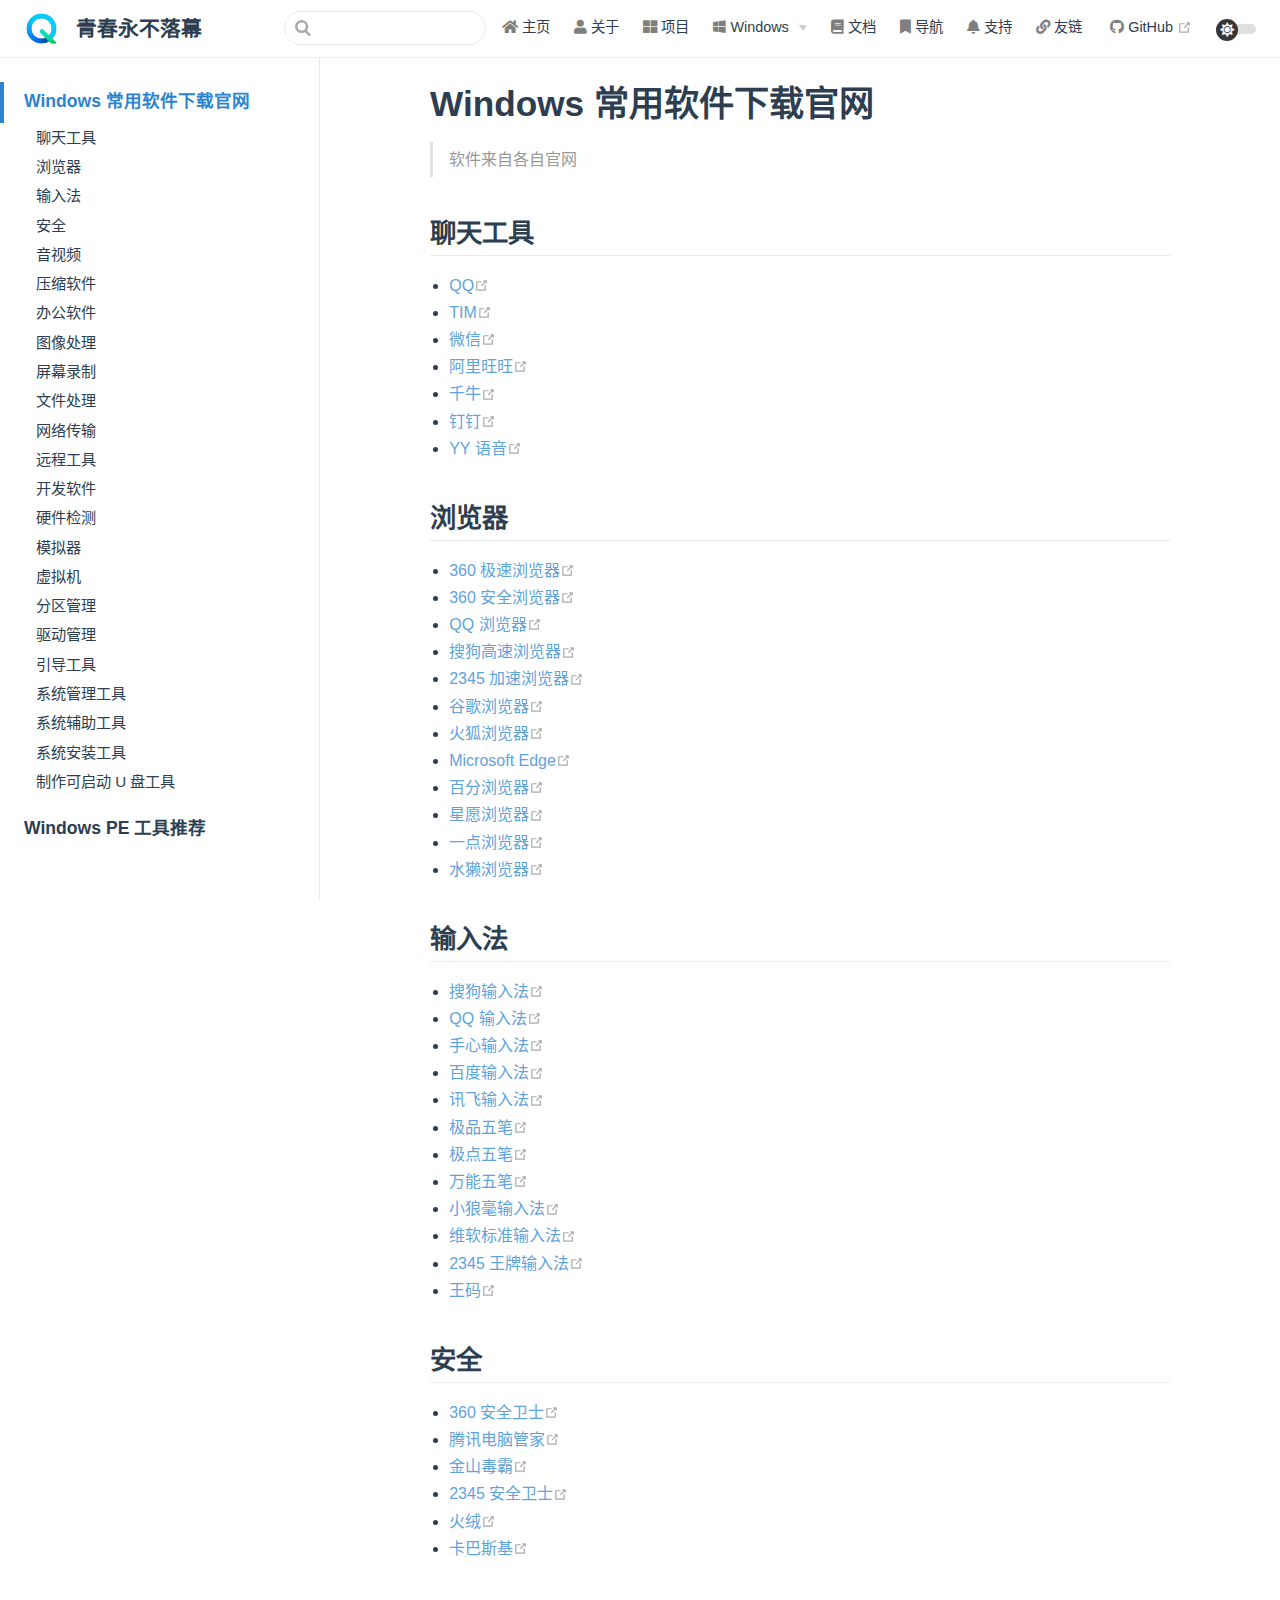
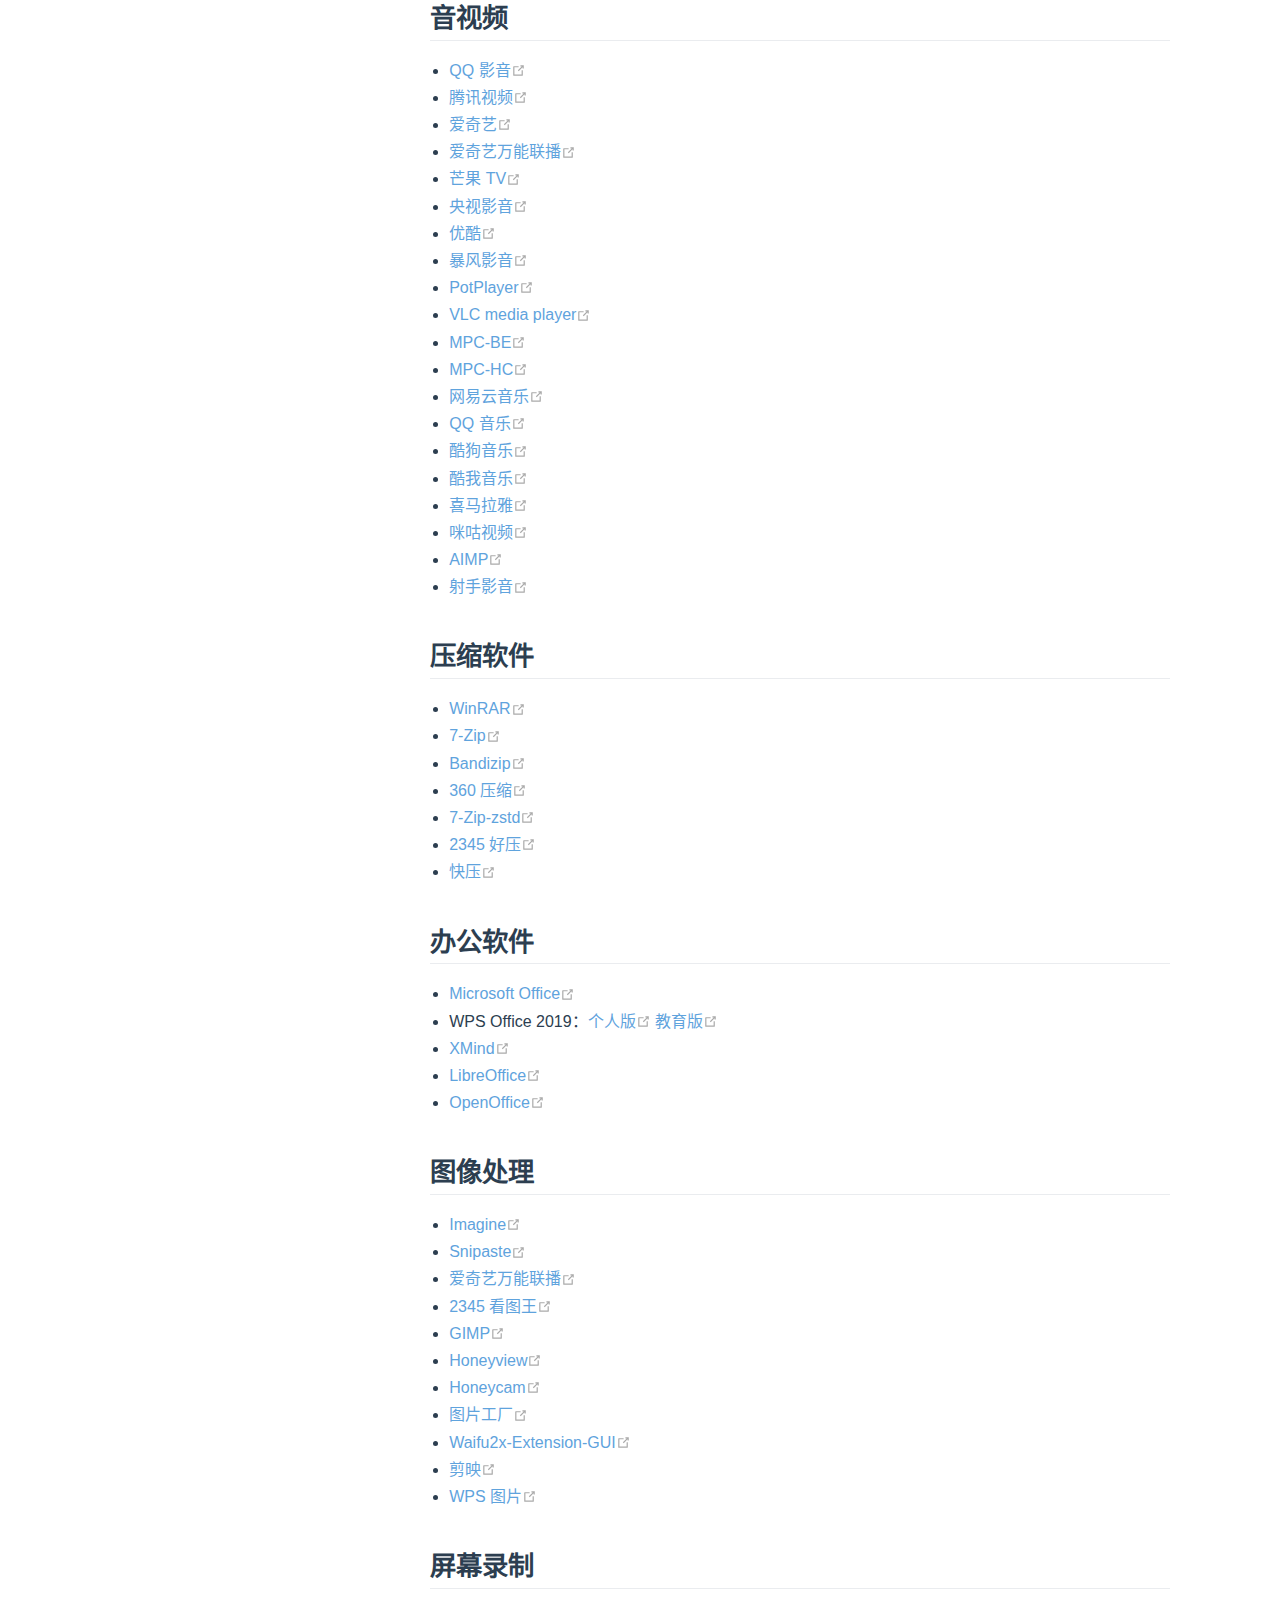
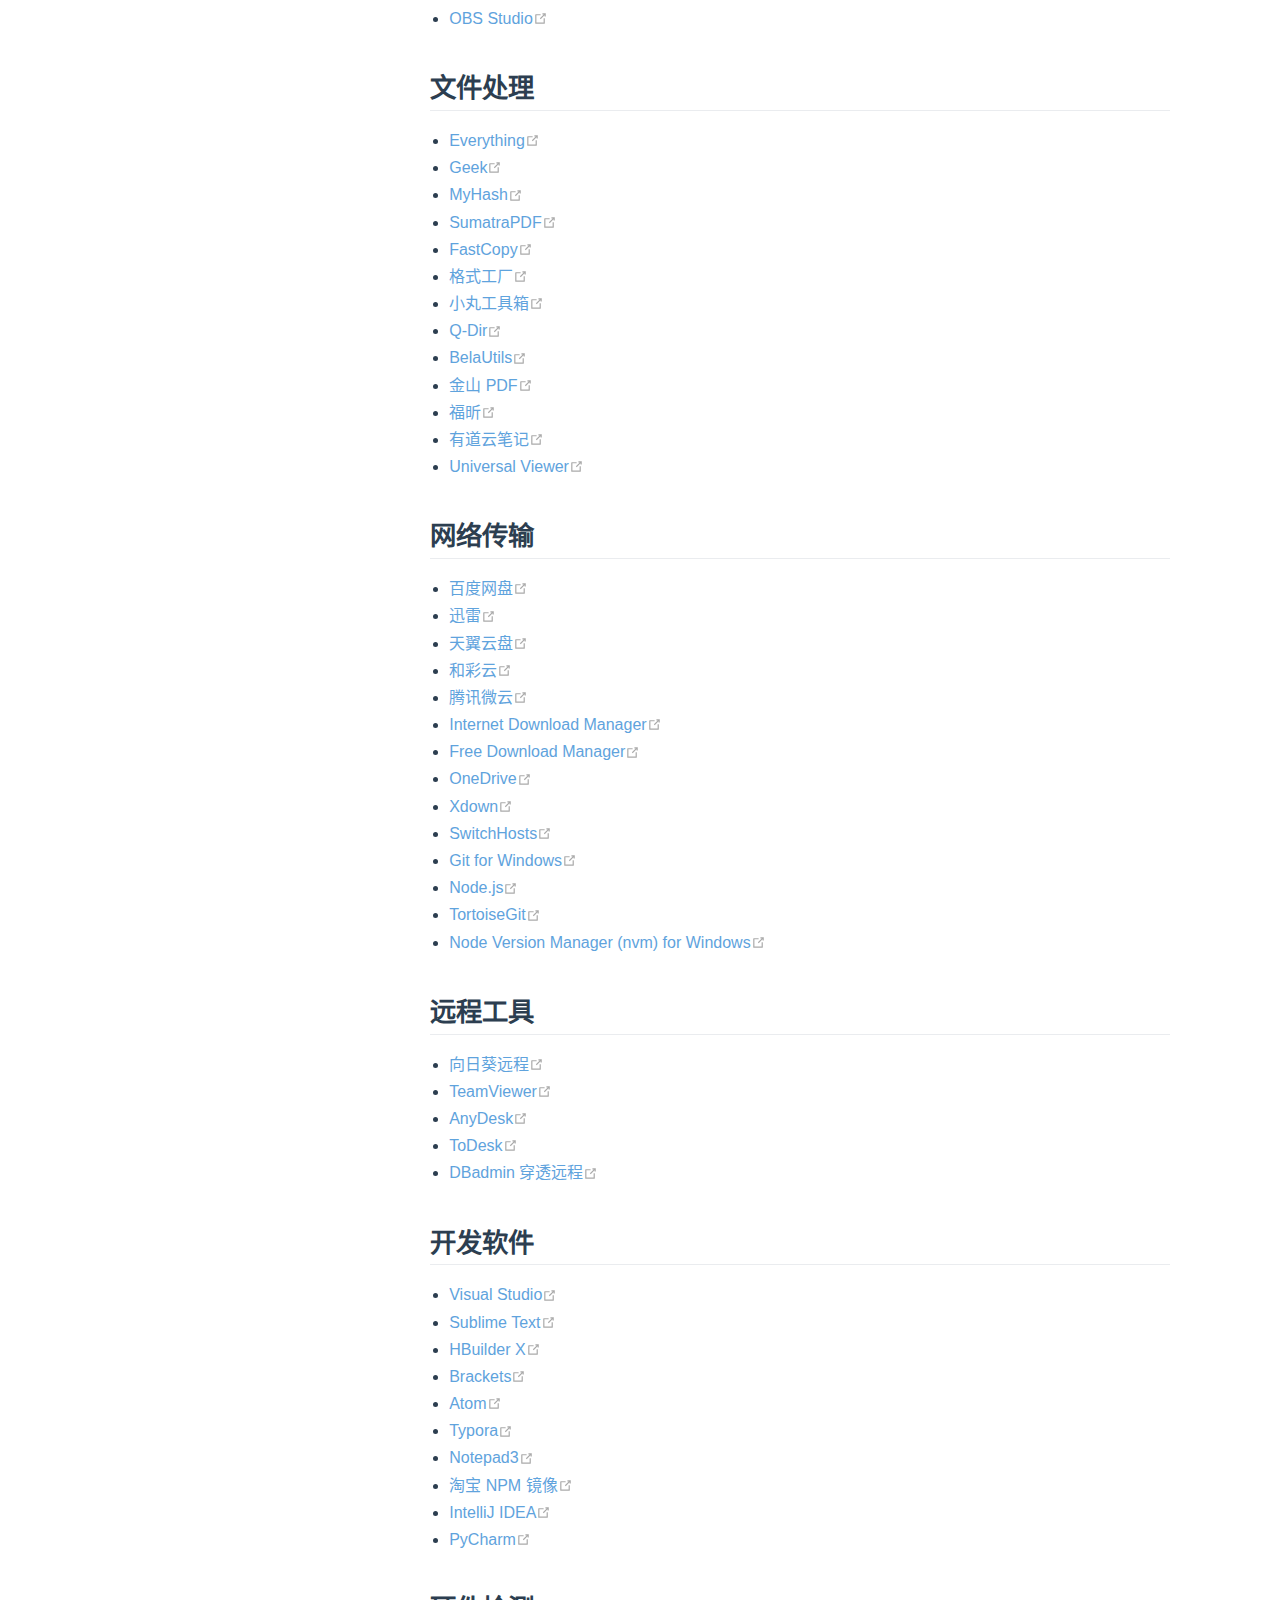
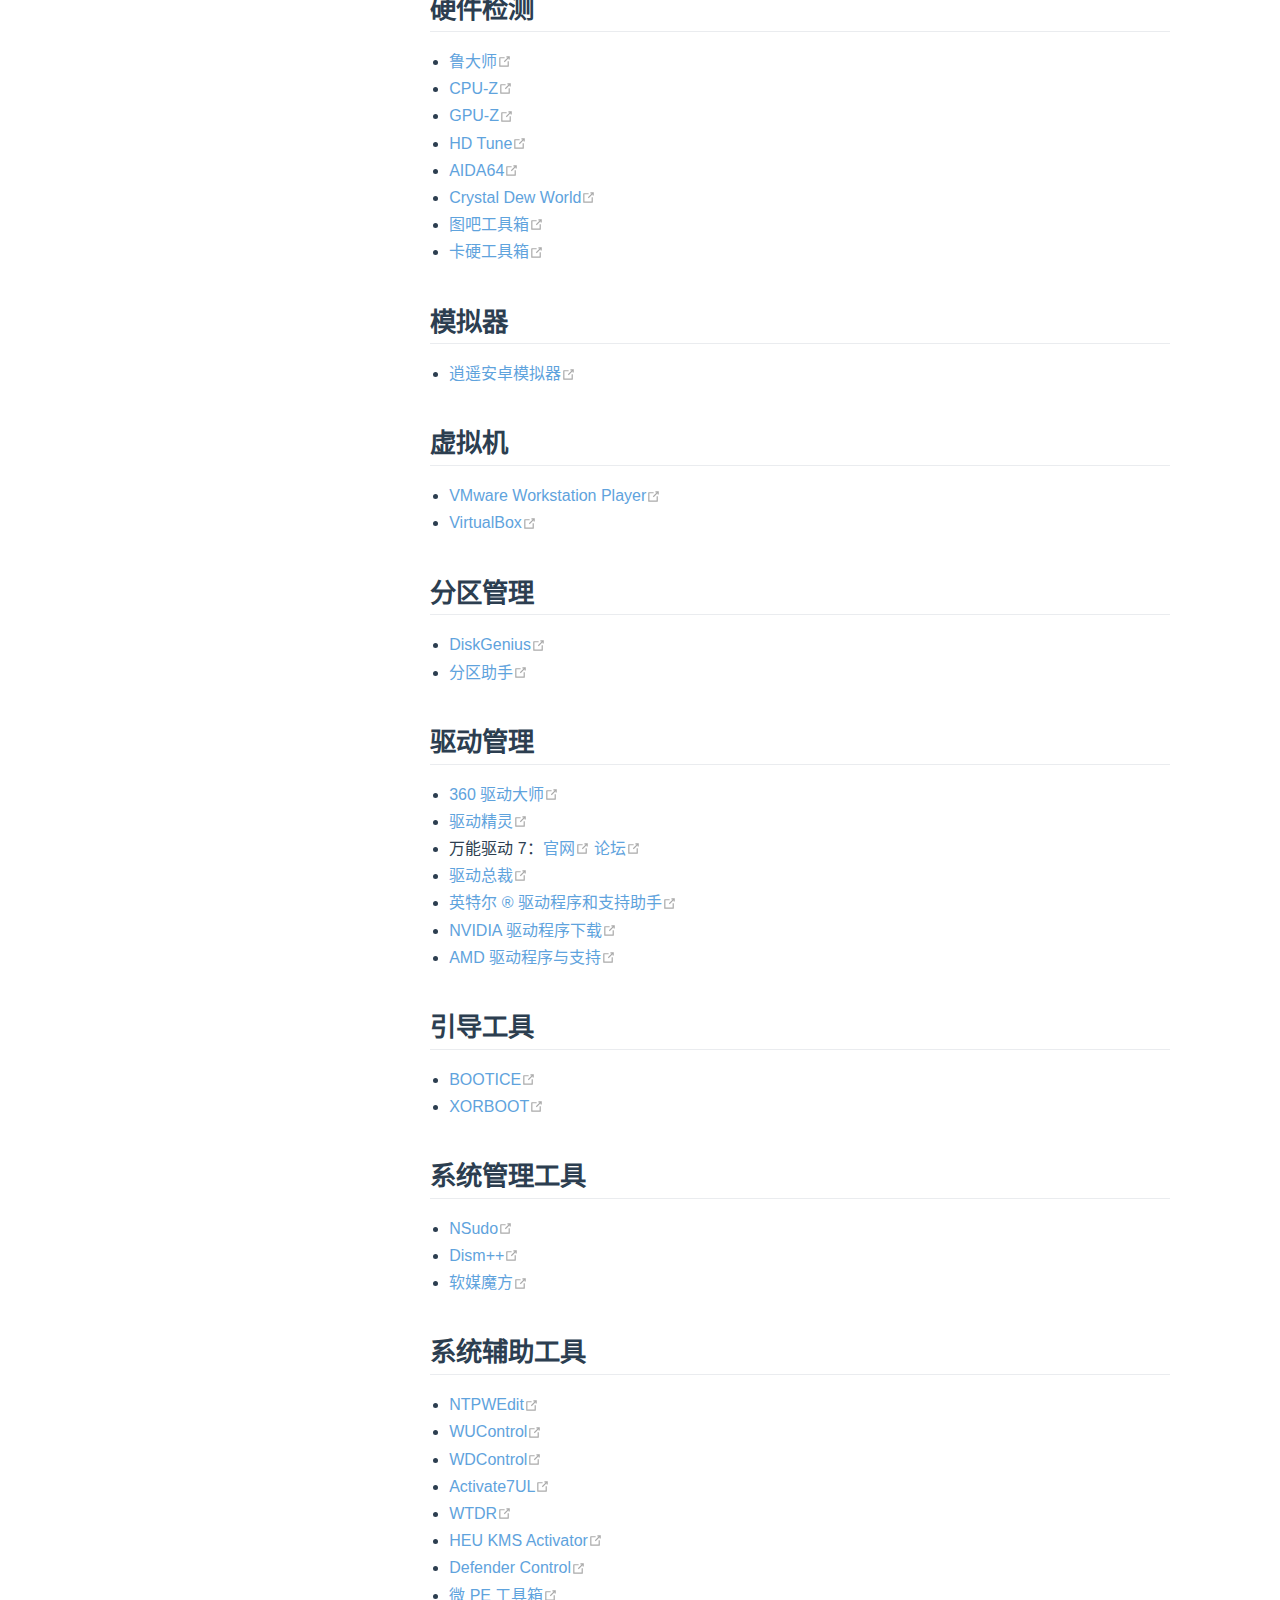
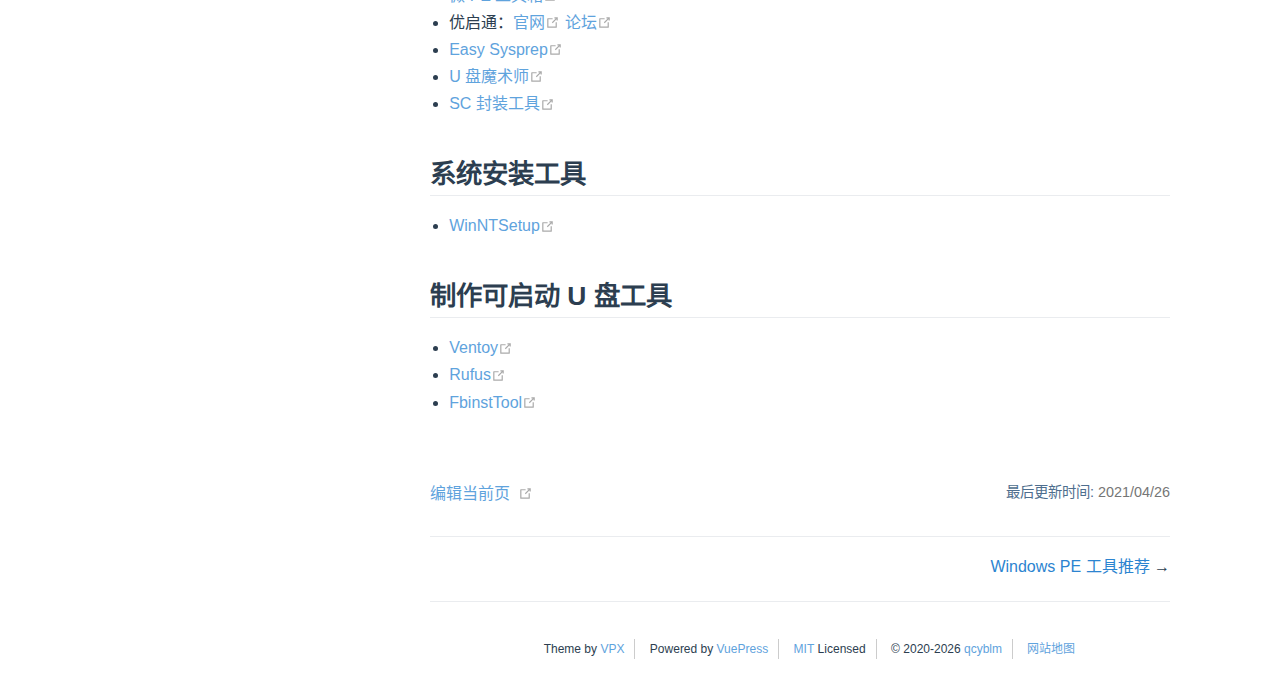
<file: windows/software.html>
<!DOCTYPE html>
<html lang="zh-CN">
  <head>
    <meta charset="utf-8">
    <meta name="viewport" content="width=device-width,initial-scale=1">
    <title>Windows 常用软件下载官网 | 青春永不落幕</title>
    <meta name="generator" content="VuePress 1.8.2">
    <link rel="icon" href="/favicon.ico" type="image/x-icon">
    <link rel="shortcut icon" href="/favicon.ico" type="image/x-icon">
    <link rel="manifest" href="/manifest.json">
    <link rel="apple-touch-icon" href="/icons/apple-touch-icon-152x152.png">
    <link rel="mask-icon" href="/icons/safari-pinned-tab.svg" color="#0058CF">
    <meta name="description" content="使用合适的软件和代码来达到最佳效果">
    <meta name="baidu-site-verification" content="code-P8hnhMqozA">
    <meta name="keywords" content="青春永不落幕,技术文档,软件收集">
    <meta name="theme-color" content="#0058CF">
    <meta name="apple-mobile-web-app-capable" content="yes">
    <meta name="apple-mobile-web-app-status-bar-style" content="black">
    <meta name="msapplication-TileImage" content="/icons/msapplication-icon-144x144.png">
    <meta name="msapplication-TileColor" content="#000000">
    
    <link rel="preload" href="/assets/css/0.styles.6eb90780.css" as="style"><link rel="preload" href="/assets/js/app.947d20ad.js" as="script"><link rel="preload" href="/assets/js/2.2796d331.js" as="script"><link rel="preload" href="/assets/js/15.2dcbfe9c.js" as="script"><link rel="preload" href="/assets/js/4.12993193.js" as="script"><link rel="prefetch" href="/assets/js/10.c8e16cbd.js"><link rel="prefetch" href="/assets/js/11.2c6e039f.js"><link rel="prefetch" href="/assets/js/12.ffc71501.js"><link rel="prefetch" href="/assets/js/13.0859daa0.js"><link rel="prefetch" href="/assets/js/14.ce2eef4a.js"><link rel="prefetch" href="/assets/js/16.77dd6531.js"><link rel="prefetch" href="/assets/js/17.f8c506af.js"><link rel="prefetch" href="/assets/js/3.c4e503d5.js"><link rel="prefetch" href="/assets/js/5.6c546958.js"><link rel="prefetch" href="/assets/js/6.ebad59e9.js"><link rel="prefetch" href="/assets/js/7.efa6ffaa.js"><link rel="prefetch" href="/assets/js/8.dc0a321e.js"><link rel="prefetch" href="/assets/js/9.0487ced4.js">
    <link rel="stylesheet" href="/assets/css/0.styles.6eb90780.css">
  </head>
  <body>
    <div id="app" data-server-rendered="true"><div class="theme-container"><header class="navbar"><div class="sidebar-button"><svg xmlns="http://www.w3.org/2000/svg" aria-hidden="true" role="img" viewBox="0 0 448 512" class="icon"><path fill="currentColor" d="M436 124H12c-6.627 0-12-5.373-12-12V80c0-6.627 5.373-12 12-12h424c6.627 0 12 5.373 12 12v32c0 6.627-5.373 12-12 12zm0 160H12c-6.627 0-12-5.373-12-12v-32c0-6.627 5.373-12 12-12h424c6.627 0 12 5.373 12 12v32c0 6.627-5.373 12-12 12zm0 160H12c-6.627 0-12-5.373-12-12v-32c0-6.627 5.373-12 12-12h424c6.627 0 12 5.373 12 12v32c0 6.627-5.373 12-12 12z"></path></svg></div> <a href="/" class="home-link router-link-active"><img src="/assets/img/logo.webp" alt="青春永不落幕" class="logo"> <span class="site-name">青春永不落幕</span></a> <nav class="links"><div class="search-box"><input aria-label="Search" autocomplete="off" spellcheck="false" value=""> <!----></div> <ul class="nav-links can-hide"><li class="nav-item"><a href="/" class="nav-link"><i class="fa fa-home"></i> <span>主页</span></a></li><li class="nav-item"><a href="/about.html" class="nav-link"><i class="fa fa-user"></i> <span>关于</span></a></li><li class="nav-item"><a href="/project.html" class="nav-link"><i class="fa fa-th-large"></i> <span>项目</span></a></li><li class="nav-item"><div class="dropdown-wrapper"><button type="button" aria-label="Windows" class="dropdown-title"><i class="fab fa-windows"></i> <span class="title">
      Windows
    </span> <span class="arrow down"></span></button> <button type="button" aria-label="Windows" class="mobile-dropdown-title"><i class="fab fa-windows"></i> <span class="title">Windows</span> <span class="arrow right"></span></button> <ul class="nav-dropdown" style="display:none;"><li class="dropdown-item"><!----> <a href="/windows/software.html" aria-current="page" class="nav-link router-link-exact-active router-link-active"><!----> <span>Windows常用软件下载官网</span></a></li><li class="dropdown-item"><!----> <a href="/windows/wepe.html" class="nav-link"><!----> <span>Windows PE 工具</span></a></li></ul></div></li><li class="nav-item"><a href="/book/" class="nav-link"><i class="fa fa-book"></i> <span>文档</span></a></li><li class="nav-item"><a href="/nav.html" class="nav-link"><i class="fa fa-bookmark"></i> <span>导航</span></a></li><li class="nav-item"><a href="/support.html" class="nav-link"><i class="fa fa-bell"></i> <span>支持</span></a></li><li class="nav-item"><a href="/friendlinks.html" class="nav-link"><i class="fa fa-link"></i> <span>友链</span></a></li> <li class="nav-item"><a href="https://github.com/qcyblm/qcyblm.github.io" target="_blank" rel="noopener noreferrer"><i class="fab fa-github"></i> <span>GitHub</span> <span><svg xmlns="http://www.w3.org/2000/svg" aria-hidden="true" focusable="false" x="0px" y="0px" viewBox="0 0 100 100" width="15" height="15" class="icon outbound"><path fill="currentColor" d="M18.8,85.1h56l0,0c2.2,0,4-1.8,4-4v-32h-8v28h-48v-48h28v-8h-32l0,0c-2.2,0-4,1.8-4,4v56C14.8,83.3,16.6,85.1,18.8,85.1z"></path> <polygon fill="currentColor" points="45.7,48.7 51.3,54.3 77.2,28.5 77.2,37.2 85.2,37.2 85.2,14.9 62.8,14.9 62.8,22.9 71.5,22.9"></polygon></svg> <span class="sr-only">(opens new window)</span></span></a></li></ul> <div class="theme-switcher"><a class="switch light"><span><i aria-hidden="true" class="fa fa-sun"></i></span></a></div></nav></header> <div class="sidebar-mask"></div> <aside class="sidebar"><!----> <ul class="nav-links"><li class="nav-item"><a href="/" class="nav-link"><i class="fa fa-home"></i> <span>主页</span></a></li><li class="nav-item"><a href="/about.html" class="nav-link"><i class="fa fa-user"></i> <span>关于</span></a></li><li class="nav-item"><a href="/project.html" class="nav-link"><i class="fa fa-th-large"></i> <span>项目</span></a></li><li class="nav-item"><div class="dropdown-wrapper"><button type="button" aria-label="Windows" class="dropdown-title"><i class="fab fa-windows"></i> <span class="title">
      Windows
    </span> <span class="arrow down"></span></button> <button type="button" aria-label="Windows" class="mobile-dropdown-title"><i class="fab fa-windows"></i> <span class="title">Windows</span> <span class="arrow right"></span></button> <ul class="nav-dropdown" style="display:none;"><li class="dropdown-item"><!----> <a href="/windows/software.html" aria-current="page" class="nav-link router-link-exact-active router-link-active"><!----> <span>Windows常用软件下载官网</span></a></li><li class="dropdown-item"><!----> <a href="/windows/wepe.html" class="nav-link"><!----> <span>Windows PE 工具</span></a></li></ul></div></li><li class="nav-item"><a href="/book/" class="nav-link"><i class="fa fa-book"></i> <span>文档</span></a></li><li class="nav-item"><a href="/nav.html" class="nav-link"><i class="fa fa-bookmark"></i> <span>导航</span></a></li><li class="nav-item"><a href="/support.html" class="nav-link"><i class="fa fa-bell"></i> <span>支持</span></a></li><li class="nav-item"><a href="/friendlinks.html" class="nav-link"><i class="fa fa-link"></i> <span>友链</span></a></li> <li class="nav-item"><a href="https://github.com/qcyblm/qcyblm.github.io" target="_blank" rel="noopener noreferrer"><i class="fab fa-github"></i> <span>GitHub</span> <span><svg xmlns="http://www.w3.org/2000/svg" aria-hidden="true" focusable="false" x="0px" y="0px" viewBox="0 0 100 100" width="15" height="15" class="icon outbound"><path fill="currentColor" d="M18.8,85.1h56l0,0c2.2,0,4-1.8,4-4v-32h-8v28h-48v-48h28v-8h-32l0,0c-2.2,0-4,1.8-4,4v56C14.8,83.3,16.6,85.1,18.8,85.1z"></path> <polygon fill="currentColor" points="45.7,48.7 51.3,54.3 77.2,28.5 77.2,37.2 85.2,37.2 85.2,14.9 62.8,14.9 62.8,22.9 71.5,22.9"></polygon></svg> <span class="sr-only">(opens new window)</span></span></a></li></ul>  <ul class="sidebar-links"><li><a href="/windows/software.html" aria-current="page" class="active sidebar-link">Windows 常用软件下载官网</a><ul class="sidebar-sub-headers"><li class="sidebar-sub-header"><a href="/windows/software.html#聊天工具" class="sidebar-link">聊天工具</a></li><li class="sidebar-sub-header"><a href="/windows/software.html#浏览器" class="sidebar-link">浏览器</a></li><li class="sidebar-sub-header"><a href="/windows/software.html#输入法" class="sidebar-link">输入法</a></li><li class="sidebar-sub-header"><a href="/windows/software.html#安全" class="sidebar-link">安全</a></li><li class="sidebar-sub-header"><a href="/windows/software.html#音视频" class="sidebar-link">音视频</a></li><li class="sidebar-sub-header"><a href="/windows/software.html#压缩软件" class="sidebar-link">压缩软件</a></li><li class="sidebar-sub-header"><a href="/windows/software.html#办公软件" class="sidebar-link">办公软件</a></li><li class="sidebar-sub-header"><a href="/windows/software.html#图像处理" class="sidebar-link">图像处理</a></li><li class="sidebar-sub-header"><a href="/windows/software.html#屏幕录制" class="sidebar-link">屏幕录制</a></li><li class="sidebar-sub-header"><a href="/windows/software.html#文件处理" class="sidebar-link">文件处理</a></li><li class="sidebar-sub-header"><a href="/windows/software.html#网络传输" class="sidebar-link">网络传输</a></li><li class="sidebar-sub-header"><a href="/windows/software.html#远程工具" class="sidebar-link">远程工具</a></li><li class="sidebar-sub-header"><a href="/windows/software.html#开发软件" class="sidebar-link">开发软件</a></li><li class="sidebar-sub-header"><a href="/windows/software.html#硬件检测" class="sidebar-link">硬件检测</a></li><li class="sidebar-sub-header"><a href="/windows/software.html#模拟器" class="sidebar-link">模拟器</a></li><li class="sidebar-sub-header"><a href="/windows/software.html#虚拟机" class="sidebar-link">虚拟机</a></li><li class="sidebar-sub-header"><a href="/windows/software.html#分区管理" class="sidebar-link">分区管理</a></li><li class="sidebar-sub-header"><a href="/windows/software.html#驱动管理" class="sidebar-link">驱动管理</a></li><li class="sidebar-sub-header"><a href="/windows/software.html#引导工具" class="sidebar-link">引导工具</a></li><li class="sidebar-sub-header"><a href="/windows/software.html#系统管理工具" class="sidebar-link">系统管理工具</a></li><li class="sidebar-sub-header"><a href="/windows/software.html#系统辅助工具" class="sidebar-link">系统辅助工具</a></li><li class="sidebar-sub-header"><a href="/windows/software.html#系统安装工具" class="sidebar-link">系统安装工具</a></li><li class="sidebar-sub-header"><a href="/windows/software.html#制作可启动-u-盘工具" class="sidebar-link">制作可启动 U 盘工具</a></li></ul></li><li><a href="/windows/wepe.html" class="sidebar-link">Windows PE 工具推荐</a></li></ul> </aside> <main class="page"> <div class="theme-vpx-content content__default"><h1 id="windows-常用软件下载官网"><a href="#windows-常用软件下载官网" class="header-anchor">#</a> Windows 常用软件下载官网</h1> <blockquote><p>软件来自各自官网</p></blockquote> <h2 id="聊天工具"><a href="#聊天工具" class="header-anchor">#</a> 聊天工具</h2> <ul><li><a href="https://im.qq.com/pcqq/" target="_blank" rel="noopener noreferrer">QQ<span><svg xmlns="http://www.w3.org/2000/svg" aria-hidden="true" focusable="false" x="0px" y="0px" viewBox="0 0 100 100" width="15" height="15" class="icon outbound"><path fill="currentColor" d="M18.8,85.1h56l0,0c2.2,0,4-1.8,4-4v-32h-8v28h-48v-48h28v-8h-32l0,0c-2.2,0-4,1.8-4,4v56C14.8,83.3,16.6,85.1,18.8,85.1z"></path> <polygon fill="currentColor" points="45.7,48.7 51.3,54.3 77.2,28.5 77.2,37.2 85.2,37.2 85.2,14.9 62.8,14.9 62.8,22.9 71.5,22.9"></polygon></svg> <span class="sr-only">(opens new window)</span></span></a></li> <li><a href="https://office.qq.com/" target="_blank" rel="noopener noreferrer">TIM<span><svg xmlns="http://www.w3.org/2000/svg" aria-hidden="true" focusable="false" x="0px" y="0px" viewBox="0 0 100 100" width="15" height="15" class="icon outbound"><path fill="currentColor" d="M18.8,85.1h56l0,0c2.2,0,4-1.8,4-4v-32h-8v28h-48v-48h28v-8h-32l0,0c-2.2,0-4,1.8-4,4v56C14.8,83.3,16.6,85.1,18.8,85.1z"></path> <polygon fill="currentColor" points="45.7,48.7 51.3,54.3 77.2,28.5 77.2,37.2 85.2,37.2 85.2,14.9 62.8,14.9 62.8,22.9 71.5,22.9"></polygon></svg> <span class="sr-only">(opens new window)</span></span></a></li> <li><a href="https://pc.weixin.qq.com/" target="_blank" rel="noopener noreferrer">微信<span><svg xmlns="http://www.w3.org/2000/svg" aria-hidden="true" focusable="false" x="0px" y="0px" viewBox="0 0 100 100" width="15" height="15" class="icon outbound"><path fill="currentColor" d="M18.8,85.1h56l0,0c2.2,0,4-1.8,4-4v-32h-8v28h-48v-48h28v-8h-32l0,0c-2.2,0-4,1.8-4,4v56C14.8,83.3,16.6,85.1,18.8,85.1z"></path> <polygon fill="currentColor" points="45.7,48.7 51.3,54.3 77.2,28.5 77.2,37.2 85.2,37.2 85.2,14.9 62.8,14.9 62.8,22.9 71.5,22.9"></polygon></svg> <span class="sr-only">(opens new window)</span></span></a></li> <li><a href="https://alimarket.taobao.com/markets/qnww/portal-group/ww/" target="_blank" rel="noopener noreferrer">阿里旺旺<span><svg xmlns="http://www.w3.org/2000/svg" aria-hidden="true" focusable="false" x="0px" y="0px" viewBox="0 0 100 100" width="15" height="15" class="icon outbound"><path fill="currentColor" d="M18.8,85.1h56l0,0c2.2,0,4-1.8,4-4v-32h-8v28h-48v-48h28v-8h-32l0,0c-2.2,0-4,1.8-4,4v56C14.8,83.3,16.6,85.1,18.8,85.1z"></path> <polygon fill="currentColor" points="45.7,48.7 51.3,54.3 77.2,28.5 77.2,37.2 85.2,37.2 85.2,14.9 62.8,14.9 62.8,22.9 71.5,22.9"></polygon></svg> <span class="sr-only">(opens new window)</span></span></a></li> <li><a href="https://cts.alibaba.com/product/qianniu" target="_blank" rel="noopener noreferrer">千牛<span><svg xmlns="http://www.w3.org/2000/svg" aria-hidden="true" focusable="false" x="0px" y="0px" viewBox="0 0 100 100" width="15" height="15" class="icon outbound"><path fill="currentColor" d="M18.8,85.1h56l0,0c2.2,0,4-1.8,4-4v-32h-8v28h-48v-48h28v-8h-32l0,0c-2.2,0-4,1.8-4,4v56C14.8,83.3,16.6,85.1,18.8,85.1z"></path> <polygon fill="currentColor" points="45.7,48.7 51.3,54.3 77.2,28.5 77.2,37.2 85.2,37.2 85.2,14.9 62.8,14.9 62.8,22.9 71.5,22.9"></polygon></svg> <span class="sr-only">(opens new window)</span></span></a></li> <li><a href="https://www.dingtalk.com/" target="_blank" rel="noopener noreferrer">钉钉<span><svg xmlns="http://www.w3.org/2000/svg" aria-hidden="true" focusable="false" x="0px" y="0px" viewBox="0 0 100 100" width="15" height="15" class="icon outbound"><path fill="currentColor" d="M18.8,85.1h56l0,0c2.2,0,4-1.8,4-4v-32h-8v28h-48v-48h28v-8h-32l0,0c-2.2,0-4,1.8-4,4v56C14.8,83.3,16.6,85.1,18.8,85.1z"></path> <polygon fill="currentColor" points="45.7,48.7 51.3,54.3 77.2,28.5 77.2,37.2 85.2,37.2 85.2,14.9 62.8,14.9 62.8,22.9 71.5,22.9"></polygon></svg> <span class="sr-only">(opens new window)</span></span></a></li> <li><a href="https://www.yy.com/" target="_blank" rel="noopener noreferrer">YY 语音<span><svg xmlns="http://www.w3.org/2000/svg" aria-hidden="true" focusable="false" x="0px" y="0px" viewBox="0 0 100 100" width="15" height="15" class="icon outbound"><path fill="currentColor" d="M18.8,85.1h56l0,0c2.2,0,4-1.8,4-4v-32h-8v28h-48v-48h28v-8h-32l0,0c-2.2,0-4,1.8-4,4v56C14.8,83.3,16.6,85.1,18.8,85.1z"></path> <polygon fill="currentColor" points="45.7,48.7 51.3,54.3 77.2,28.5 77.2,37.2 85.2,37.2 85.2,14.9 62.8,14.9 62.8,22.9 71.5,22.9"></polygon></svg> <span class="sr-only">(opens new window)</span></span></a></li></ul> <h2 id="浏览器"><a href="#浏览器" class="header-anchor">#</a> 浏览器</h2> <ul><li><a href="https://browser.360.cn/ee/" target="_blank" rel="noopener noreferrer">360 极速浏览器<span><svg xmlns="http://www.w3.org/2000/svg" aria-hidden="true" focusable="false" x="0px" y="0px" viewBox="0 0 100 100" width="15" height="15" class="icon outbound"><path fill="currentColor" d="M18.8,85.1h56l0,0c2.2,0,4-1.8,4-4v-32h-8v28h-48v-48h28v-8h-32l0,0c-2.2,0-4,1.8-4,4v56C14.8,83.3,16.6,85.1,18.8,85.1z"></path> <polygon fill="currentColor" points="45.7,48.7 51.3,54.3 77.2,28.5 77.2,37.2 85.2,37.2 85.2,14.9 62.8,14.9 62.8,22.9 71.5,22.9"></polygon></svg> <span class="sr-only">(opens new window)</span></span></a></li> <li><a href="https://browser.360.cn/" target="_blank" rel="noopener noreferrer">360 安全浏览器<span><svg xmlns="http://www.w3.org/2000/svg" aria-hidden="true" focusable="false" x="0px" y="0px" viewBox="0 0 100 100" width="15" height="15" class="icon outbound"><path fill="currentColor" d="M18.8,85.1h56l0,0c2.2,0,4-1.8,4-4v-32h-8v28h-48v-48h28v-8h-32l0,0c-2.2,0-4,1.8-4,4v56C14.8,83.3,16.6,85.1,18.8,85.1z"></path> <polygon fill="currentColor" points="45.7,48.7 51.3,54.3 77.2,28.5 77.2,37.2 85.2,37.2 85.2,14.9 62.8,14.9 62.8,22.9 71.5,22.9"></polygon></svg> <span class="sr-only">(opens new window)</span></span></a></li> <li><a href="https://browser.qq.com/" target="_blank" rel="noopener noreferrer">QQ 浏览器<span><svg xmlns="http://www.w3.org/2000/svg" aria-hidden="true" focusable="false" x="0px" y="0px" viewBox="0 0 100 100" width="15" height="15" class="icon outbound"><path fill="currentColor" d="M18.8,85.1h56l0,0c2.2,0,4-1.8,4-4v-32h-8v28h-48v-48h28v-8h-32l0,0c-2.2,0-4,1.8-4,4v56C14.8,83.3,16.6,85.1,18.8,85.1z"></path> <polygon fill="currentColor" points="45.7,48.7 51.3,54.3 77.2,28.5 77.2,37.2 85.2,37.2 85.2,14.9 62.8,14.9 62.8,22.9 71.5,22.9"></polygon></svg> <span class="sr-only">(opens new window)</span></span></a></li> <li><a href="https://ie.sogou.com/" target="_blank" rel="noopener noreferrer">搜狗高速浏览器<span><svg xmlns="http://www.w3.org/2000/svg" aria-hidden="true" focusable="false" x="0px" y="0px" viewBox="0 0 100 100" width="15" height="15" class="icon outbound"><path fill="currentColor" d="M18.8,85.1h56l0,0c2.2,0,4-1.8,4-4v-32h-8v28h-48v-48h28v-8h-32l0,0c-2.2,0-4,1.8-4,4v56C14.8,83.3,16.6,85.1,18.8,85.1z"></path> <polygon fill="currentColor" points="45.7,48.7 51.3,54.3 77.2,28.5 77.2,37.2 85.2,37.2 85.2,14.9 62.8,14.9 62.8,22.9 71.5,22.9"></polygon></svg> <span class="sr-only">(opens new window)</span></span></a></li> <li><a href="https://ie.2345.cc/" target="_blank" rel="noopener noreferrer">2345 加速浏览器<span><svg xmlns="http://www.w3.org/2000/svg" aria-hidden="true" focusable="false" x="0px" y="0px" viewBox="0 0 100 100" width="15" height="15" class="icon outbound"><path fill="currentColor" d="M18.8,85.1h56l0,0c2.2,0,4-1.8,4-4v-32h-8v28h-48v-48h28v-8h-32l0,0c-2.2,0-4,1.8-4,4v56C14.8,83.3,16.6,85.1,18.8,85.1z"></path> <polygon fill="currentColor" points="45.7,48.7 51.3,54.3 77.2,28.5 77.2,37.2 85.2,37.2 85.2,14.9 62.8,14.9 62.8,22.9 71.5,22.9"></polygon></svg> <span class="sr-only">(opens new window)</span></span></a></li> <li><a href="https://www.google.cn/chrome/" target="_blank" rel="noopener noreferrer">谷歌浏览器<span><svg xmlns="http://www.w3.org/2000/svg" aria-hidden="true" focusable="false" x="0px" y="0px" viewBox="0 0 100 100" width="15" height="15" class="icon outbound"><path fill="currentColor" d="M18.8,85.1h56l0,0c2.2,0,4-1.8,4-4v-32h-8v28h-48v-48h28v-8h-32l0,0c-2.2,0-4,1.8-4,4v56C14.8,83.3,16.6,85.1,18.8,85.1z"></path> <polygon fill="currentColor" points="45.7,48.7 51.3,54.3 77.2,28.5 77.2,37.2 85.2,37.2 85.2,14.9 62.8,14.9 62.8,22.9 71.5,22.9"></polygon></svg> <span class="sr-only">(opens new window)</span></span></a></li> <li><a href="https://www.firefox.com.cn/" target="_blank" rel="noopener noreferrer">火狐浏览器<span><svg xmlns="http://www.w3.org/2000/svg" aria-hidden="true" focusable="false" x="0px" y="0px" viewBox="0 0 100 100" width="15" height="15" class="icon outbound"><path fill="currentColor" d="M18.8,85.1h56l0,0c2.2,0,4-1.8,4-4v-32h-8v28h-48v-48h28v-8h-32l0,0c-2.2,0-4,1.8-4,4v56C14.8,83.3,16.6,85.1,18.8,85.1z"></path> <polygon fill="currentColor" points="45.7,48.7 51.3,54.3 77.2,28.5 77.2,37.2 85.2,37.2 85.2,14.9 62.8,14.9 62.8,22.9 71.5,22.9"></polygon></svg> <span class="sr-only">(opens new window)</span></span></a></li> <li><a href="https://www.microsoft.com/edge" target="_blank" rel="noopener noreferrer">Microsoft Edge<span><svg xmlns="http://www.w3.org/2000/svg" aria-hidden="true" focusable="false" x="0px" y="0px" viewBox="0 0 100 100" width="15" height="15" class="icon outbound"><path fill="currentColor" d="M18.8,85.1h56l0,0c2.2,0,4-1.8,4-4v-32h-8v28h-48v-48h28v-8h-32l0,0c-2.2,0-4,1.8-4,4v56C14.8,83.3,16.6,85.1,18.8,85.1z"></path> <polygon fill="currentColor" points="45.7,48.7 51.3,54.3 77.2,28.5 77.2,37.2 85.2,37.2 85.2,14.9 62.8,14.9 62.8,22.9 71.5,22.9"></polygon></svg> <span class="sr-only">(opens new window)</span></span></a></li> <li><a href="https://www.centbrowser.cn/" target="_blank" rel="noopener noreferrer">百分浏览器<span><svg xmlns="http://www.w3.org/2000/svg" aria-hidden="true" focusable="false" x="0px" y="0px" viewBox="0 0 100 100" width="15" height="15" class="icon outbound"><path fill="currentColor" d="M18.8,85.1h56l0,0c2.2,0,4-1.8,4-4v-32h-8v28h-48v-48h28v-8h-32l0,0c-2.2,0-4,1.8-4,4v56C14.8,83.3,16.6,85.1,18.8,85.1z"></path> <polygon fill="currentColor" points="45.7,48.7 51.3,54.3 77.2,28.5 77.2,37.2 85.2,37.2 85.2,14.9 62.8,14.9 62.8,22.9 71.5,22.9"></polygon></svg> <span class="sr-only">(opens new window)</span></span></a></li> <li><a href="https://www.twinkstar.com/" target="_blank" rel="noopener noreferrer">星愿浏览器<span><svg xmlns="http://www.w3.org/2000/svg" aria-hidden="true" focusable="false" x="0px" y="0px" viewBox="0 0 100 100" width="15" height="15" class="icon outbound"><path fill="currentColor" d="M18.8,85.1h56l0,0c2.2,0,4-1.8,4-4v-32h-8v28h-48v-48h28v-8h-32l0,0c-2.2,0-4,1.8-4,4v56C14.8,83.3,16.6,85.1,18.8,85.1z"></path> <polygon fill="currentColor" points="45.7,48.7 51.3,54.3 77.2,28.5 77.2,37.2 85.2,37.2 85.2,14.9 62.8,14.9 62.8,22.9 71.5,22.9"></polygon></svg> <span class="sr-only">(opens new window)</span></span></a></li> <li><a href="http://www.yidianliulan.com/" target="_blank" rel="noopener noreferrer">一点浏览器<span><svg xmlns="http://www.w3.org/2000/svg" aria-hidden="true" focusable="false" x="0px" y="0px" viewBox="0 0 100 100" width="15" height="15" class="icon outbound"><path fill="currentColor" d="M18.8,85.1h56l0,0c2.2,0,4-1.8,4-4v-32h-8v28h-48v-48h28v-8h-32l0,0c-2.2,0-4,1.8-4,4v56C14.8,83.3,16.6,85.1,18.8,85.1z"></path> <polygon fill="currentColor" points="45.7,48.7 51.3,54.3 77.2,28.5 77.2,37.2 85.2,37.2 85.2,14.9 62.8,14.9 62.8,22.9 71.5,22.9"></polygon></svg> <span class="sr-only">(opens new window)</span></span></a></li> <li><a href="https://otter-browser.org/" target="_blank" rel="noopener noreferrer">水獭浏览器<span><svg xmlns="http://www.w3.org/2000/svg" aria-hidden="true" focusable="false" x="0px" y="0px" viewBox="0 0 100 100" width="15" height="15" class="icon outbound"><path fill="currentColor" d="M18.8,85.1h56l0,0c2.2,0,4-1.8,4-4v-32h-8v28h-48v-48h28v-8h-32l0,0c-2.2,0-4,1.8-4,4v56C14.8,83.3,16.6,85.1,18.8,85.1z"></path> <polygon fill="currentColor" points="45.7,48.7 51.3,54.3 77.2,28.5 77.2,37.2 85.2,37.2 85.2,14.9 62.8,14.9 62.8,22.9 71.5,22.9"></polygon></svg> <span class="sr-only">(opens new window)</span></span></a></li></ul> <h2 id="输入法"><a href="#输入法" class="header-anchor">#</a> 输入法</h2> <ul><li><a href="https://pinyin.sogou.com/" target="_blank" rel="noopener noreferrer">搜狗输入法<span><svg xmlns="http://www.w3.org/2000/svg" aria-hidden="true" focusable="false" x="0px" y="0px" viewBox="0 0 100 100" width="15" height="15" class="icon outbound"><path fill="currentColor" d="M18.8,85.1h56l0,0c2.2,0,4-1.8,4-4v-32h-8v28h-48v-48h28v-8h-32l0,0c-2.2,0-4,1.8-4,4v56C14.8,83.3,16.6,85.1,18.8,85.1z"></path> <polygon fill="currentColor" points="45.7,48.7 51.3,54.3 77.2,28.5 77.2,37.2 85.2,37.2 85.2,14.9 62.8,14.9 62.8,22.9 71.5,22.9"></polygon></svg> <span class="sr-only">(opens new window)</span></span></a></li> <li><a href="http://qq.pinyin.cn/" target="_blank" rel="noopener noreferrer">QQ 输入法<span><svg xmlns="http://www.w3.org/2000/svg" aria-hidden="true" focusable="false" x="0px" y="0px" viewBox="0 0 100 100" width="15" height="15" class="icon outbound"><path fill="currentColor" d="M18.8,85.1h56l0,0c2.2,0,4-1.8,4-4v-32h-8v28h-48v-48h28v-8h-32l0,0c-2.2,0-4,1.8-4,4v56C14.8,83.3,16.6,85.1,18.8,85.1z"></path> <polygon fill="currentColor" points="45.7,48.7 51.3,54.3 77.2,28.5 77.2,37.2 85.2,37.2 85.2,14.9 62.8,14.9 62.8,22.9 71.5,22.9"></polygon></svg> <span class="sr-only">(opens new window)</span></span></a></li> <li><a href="http://www.xinshuru.com/" target="_blank" rel="noopener noreferrer">手心输入法<span><svg xmlns="http://www.w3.org/2000/svg" aria-hidden="true" focusable="false" x="0px" y="0px" viewBox="0 0 100 100" width="15" height="15" class="icon outbound"><path fill="currentColor" d="M18.8,85.1h56l0,0c2.2,0,4-1.8,4-4v-32h-8v28h-48v-48h28v-8h-32l0,0c-2.2,0-4,1.8-4,4v56C14.8,83.3,16.6,85.1,18.8,85.1z"></path> <polygon fill="currentColor" points="45.7,48.7 51.3,54.3 77.2,28.5 77.2,37.2 85.2,37.2 85.2,14.9 62.8,14.9 62.8,22.9 71.5,22.9"></polygon></svg> <span class="sr-only">(opens new window)</span></span></a></li> <li><a href="https://shurufa.baidu.com/" target="_blank" rel="noopener noreferrer">百度输入法<span><svg xmlns="http://www.w3.org/2000/svg" aria-hidden="true" focusable="false" x="0px" y="0px" viewBox="0 0 100 100" width="15" height="15" class="icon outbound"><path fill="currentColor" d="M18.8,85.1h56l0,0c2.2,0,4-1.8,4-4v-32h-8v28h-48v-48h28v-8h-32l0,0c-2.2,0-4,1.8-4,4v56C14.8,83.3,16.6,85.1,18.8,85.1z"></path> <polygon fill="currentColor" points="45.7,48.7 51.3,54.3 77.2,28.5 77.2,37.2 85.2,37.2 85.2,14.9 62.8,14.9 62.8,22.9 71.5,22.9"></polygon></svg> <span class="sr-only">(opens new window)</span></span></a></li> <li><a href="https://srf.xunfei.cn/" target="_blank" rel="noopener noreferrer">讯飞输入法<span><svg xmlns="http://www.w3.org/2000/svg" aria-hidden="true" focusable="false" x="0px" y="0px" viewBox="0 0 100 100" width="15" height="15" class="icon outbound"><path fill="currentColor" d="M18.8,85.1h56l0,0c2.2,0,4-1.8,4-4v-32h-8v28h-48v-48h28v-8h-32l0,0c-2.2,0-4,1.8-4,4v56C14.8,83.3,16.6,85.1,18.8,85.1z"></path> <polygon fill="currentColor" points="45.7,48.7 51.3,54.3 77.2,28.5 77.2,37.2 85.2,37.2 85.2,14.9 62.8,14.9 62.8,22.9 71.5,22.9"></polygon></svg> <span class="sr-only">(opens new window)</span></span></a></li> <li><a href="http://jpwb.cc/" target="_blank" rel="noopener noreferrer">极品五笔<span><svg xmlns="http://www.w3.org/2000/svg" aria-hidden="true" focusable="false" x="0px" y="0px" viewBox="0 0 100 100" width="15" height="15" class="icon outbound"><path fill="currentColor" d="M18.8,85.1h56l0,0c2.2,0,4-1.8,4-4v-32h-8v28h-48v-48h28v-8h-32l0,0c-2.2,0-4,1.8-4,4v56C14.8,83.3,16.6,85.1,18.8,85.1z"></path> <polygon fill="currentColor" points="45.7,48.7 51.3,54.3 77.2,28.5 77.2,37.2 85.2,37.2 85.2,14.9 62.8,14.9 62.8,22.9 71.5,22.9"></polygon></svg> <span class="sr-only">(opens new window)</span></span></a></li> <li><a href="http://www.freewb.org/" target="_blank" rel="noopener noreferrer">极点五笔<span><svg xmlns="http://www.w3.org/2000/svg" aria-hidden="true" focusable="false" x="0px" y="0px" viewBox="0 0 100 100" width="15" height="15" class="icon outbound"><path fill="currentColor" d="M18.8,85.1h56l0,0c2.2,0,4-1.8,4-4v-32h-8v28h-48v-48h28v-8h-32l0,0c-2.2,0-4,1.8-4,4v56C14.8,83.3,16.6,85.1,18.8,85.1z"></path> <polygon fill="currentColor" points="45.7,48.7 51.3,54.3 77.2,28.5 77.2,37.2 85.2,37.2 85.2,14.9 62.8,14.9 62.8,22.9 71.5,22.9"></polygon></svg> <span class="sr-only">(opens new window)</span></span></a></li> <li><a href="http://www.wnwb.com/" target="_blank" rel="noopener noreferrer">万能五笔<span><svg xmlns="http://www.w3.org/2000/svg" aria-hidden="true" focusable="false" x="0px" y="0px" viewBox="0 0 100 100" width="15" height="15" class="icon outbound"><path fill="currentColor" d="M18.8,85.1h56l0,0c2.2,0,4-1.8,4-4v-32h-8v28h-48v-48h28v-8h-32l0,0c-2.2,0-4,1.8-4,4v56C14.8,83.3,16.6,85.1,18.8,85.1z"></path> <polygon fill="currentColor" points="45.7,48.7 51.3,54.3 77.2,28.5 77.2,37.2 85.2,37.2 85.2,14.9 62.8,14.9 62.8,22.9 71.5,22.9"></polygon></svg> <span class="sr-only">(opens new window)</span></span></a></li> <li><a href="https://rime.im/" target="_blank" rel="noopener noreferrer">小狼毫输入法<span><svg xmlns="http://www.w3.org/2000/svg" aria-hidden="true" focusable="false" x="0px" y="0px" viewBox="0 0 100 100" width="15" height="15" class="icon outbound"><path fill="currentColor" d="M18.8,85.1h56l0,0c2.2,0,4-1.8,4-4v-32h-8v28h-48v-48h28v-8h-32l0,0c-2.2,0-4,1.8-4,4v56C14.8,83.3,16.6,85.1,18.8,85.1z"></path> <polygon fill="currentColor" points="45.7,48.7 51.3,54.3 77.2,28.5 77.2,37.2 85.2,37.2 85.2,14.9 62.8,14.9 62.8,22.9 71.5,22.9"></polygon></svg> <span class="sr-only">(opens new window)</span></span></a></li> <li><a href="http://www.uighursoft.com/zh-CN/products/alkatip.html" target="_blank" rel="noopener noreferrer">维软标准输入法<span><svg xmlns="http://www.w3.org/2000/svg" aria-hidden="true" focusable="false" x="0px" y="0px" viewBox="0 0 100 100" width="15" height="15" class="icon outbound"><path fill="currentColor" d="M18.8,85.1h56l0,0c2.2,0,4-1.8,4-4v-32h-8v28h-48v-48h28v-8h-32l0,0c-2.2,0-4,1.8-4,4v56C14.8,83.3,16.6,85.1,18.8,85.1z"></path> <polygon fill="currentColor" points="45.7,48.7 51.3,54.3 77.2,28.5 77.2,37.2 85.2,37.2 85.2,14.9 62.8,14.9 62.8,22.9 71.5,22.9"></polygon></svg> <span class="sr-only">(opens new window)</span></span></a></li> <li><a href="https://pinyin.2345.cc/" target="_blank" rel="noopener noreferrer">2345 王牌输入法<span><svg xmlns="http://www.w3.org/2000/svg" aria-hidden="true" focusable="false" x="0px" y="0px" viewBox="0 0 100 100" width="15" height="15" class="icon outbound"><path fill="currentColor" d="M18.8,85.1h56l0,0c2.2,0,4-1.8,4-4v-32h-8v28h-48v-48h28v-8h-32l0,0c-2.2,0-4,1.8-4,4v56C14.8,83.3,16.6,85.1,18.8,85.1z"></path> <polygon fill="currentColor" points="45.7,48.7 51.3,54.3 77.2,28.5 77.2,37.2 85.2,37.2 85.2,14.9 62.8,14.9 62.8,22.9 71.5,22.9"></polygon></svg> <span class="sr-only">(opens new window)</span></span></a></li> <li><a href="http://www.wangma.net.cn/" target="_blank" rel="noopener noreferrer">王码<span><svg xmlns="http://www.w3.org/2000/svg" aria-hidden="true" focusable="false" x="0px" y="0px" viewBox="0 0 100 100" width="15" height="15" class="icon outbound"><path fill="currentColor" d="M18.8,85.1h56l0,0c2.2,0,4-1.8,4-4v-32h-8v28h-48v-48h28v-8h-32l0,0c-2.2,0-4,1.8-4,4v56C14.8,83.3,16.6,85.1,18.8,85.1z"></path> <polygon fill="currentColor" points="45.7,48.7 51.3,54.3 77.2,28.5 77.2,37.2 85.2,37.2 85.2,14.9 62.8,14.9 62.8,22.9 71.5,22.9"></polygon></svg> <span class="sr-only">(opens new window)</span></span></a></li></ul> <h2 id="安全"><a href="#安全" class="header-anchor">#</a> 安全</h2> <ul><li><a href="https://weishi.360.cn/" target="_blank" rel="noopener noreferrer">360 安全卫士<span><svg xmlns="http://www.w3.org/2000/svg" aria-hidden="true" focusable="false" x="0px" y="0px" viewBox="0 0 100 100" width="15" height="15" class="icon outbound"><path fill="currentColor" d="M18.8,85.1h56l0,0c2.2,0,4-1.8,4-4v-32h-8v28h-48v-48h28v-8h-32l0,0c-2.2,0-4,1.8-4,4v56C14.8,83.3,16.6,85.1,18.8,85.1z"></path> <polygon fill="currentColor" points="45.7,48.7 51.3,54.3 77.2,28.5 77.2,37.2 85.2,37.2 85.2,14.9 62.8,14.9 62.8,22.9 71.5,22.9"></polygon></svg> <span class="sr-only">(opens new window)</span></span></a></li> <li><a href="https://guanjia.qq.com/" target="_blank" rel="noopener noreferrer">腾讯电脑管家<span><svg xmlns="http://www.w3.org/2000/svg" aria-hidden="true" focusable="false" x="0px" y="0px" viewBox="0 0 100 100" width="15" height="15" class="icon outbound"><path fill="currentColor" d="M18.8,85.1h56l0,0c2.2,0,4-1.8,4-4v-32h-8v28h-48v-48h28v-8h-32l0,0c-2.2,0-4,1.8-4,4v56C14.8,83.3,16.6,85.1,18.8,85.1z"></path> <polygon fill="currentColor" points="45.7,48.7 51.3,54.3 77.2,28.5 77.2,37.2 85.2,37.2 85.2,14.9 62.8,14.9 62.8,22.9 71.5,22.9"></polygon></svg> <span class="sr-only">(opens new window)</span></span></a></li> <li><a href="https://www.ijinshan.com/" target="_blank" rel="noopener noreferrer">金山毒霸<span><svg xmlns="http://www.w3.org/2000/svg" aria-hidden="true" focusable="false" x="0px" y="0px" viewBox="0 0 100 100" width="15" height="15" class="icon outbound"><path fill="currentColor" d="M18.8,85.1h56l0,0c2.2,0,4-1.8,4-4v-32h-8v28h-48v-48h28v-8h-32l0,0c-2.2,0-4,1.8-4,4v56C14.8,83.3,16.6,85.1,18.8,85.1z"></path> <polygon fill="currentColor" points="45.7,48.7 51.3,54.3 77.2,28.5 77.2,37.2 85.2,37.2 85.2,14.9 62.8,14.9 62.8,22.9 71.5,22.9"></polygon></svg> <span class="sr-only">(opens new window)</span></span></a></li> <li><a href="https://safe.2345.cc/" target="_blank" rel="noopener noreferrer">2345 安全卫士<span><svg xmlns="http://www.w3.org/2000/svg" aria-hidden="true" focusable="false" x="0px" y="0px" viewBox="0 0 100 100" width="15" height="15" class="icon outbound"><path fill="currentColor" d="M18.8,85.1h56l0,0c2.2,0,4-1.8,4-4v-32h-8v28h-48v-48h28v-8h-32l0,0c-2.2,0-4,1.8-4,4v56C14.8,83.3,16.6,85.1,18.8,85.1z"></path> <polygon fill="currentColor" points="45.7,48.7 51.3,54.3 77.2,28.5 77.2,37.2 85.2,37.2 85.2,14.9 62.8,14.9 62.8,22.9 71.5,22.9"></polygon></svg> <span class="sr-only">(opens new window)</span></span></a></li> <li><a href="https://www.huorong.cn/" target="_blank" rel="noopener noreferrer">火绒<span><svg xmlns="http://www.w3.org/2000/svg" aria-hidden="true" focusable="false" x="0px" y="0px" viewBox="0 0 100 100" width="15" height="15" class="icon outbound"><path fill="currentColor" d="M18.8,85.1h56l0,0c2.2,0,4-1.8,4-4v-32h-8v28h-48v-48h28v-8h-32l0,0c-2.2,0-4,1.8-4,4v56C14.8,83.3,16.6,85.1,18.8,85.1z"></path> <polygon fill="currentColor" points="45.7,48.7 51.3,54.3 77.2,28.5 77.2,37.2 85.2,37.2 85.2,14.9 62.8,14.9 62.8,22.9 71.5,22.9"></polygon></svg> <span class="sr-only">(opens new window)</span></span></a></li> <li><a href="https://www.kaspersky.com.cn/" target="_blank" rel="noopener noreferrer">卡巴斯基<span><svg xmlns="http://www.w3.org/2000/svg" aria-hidden="true" focusable="false" x="0px" y="0px" viewBox="0 0 100 100" width="15" height="15" class="icon outbound"><path fill="currentColor" d="M18.8,85.1h56l0,0c2.2,0,4-1.8,4-4v-32h-8v28h-48v-48h28v-8h-32l0,0c-2.2,0-4,1.8-4,4v56C14.8,83.3,16.6,85.1,18.8,85.1z"></path> <polygon fill="currentColor" points="45.7,48.7 51.3,54.3 77.2,28.5 77.2,37.2 85.2,37.2 85.2,14.9 62.8,14.9 62.8,22.9 71.5,22.9"></polygon></svg> <span class="sr-only">(opens new window)</span></span></a></li></ul> <h2 id="音视频"><a href="#音视频" class="header-anchor">#</a> 音视频</h2> <ul><li><a href="https://player.qq.com/" target="_blank" rel="noopener noreferrer">QQ 影音<span><svg xmlns="http://www.w3.org/2000/svg" aria-hidden="true" focusable="false" x="0px" y="0px" viewBox="0 0 100 100" width="15" height="15" class="icon outbound"><path fill="currentColor" d="M18.8,85.1h56l0,0c2.2,0,4-1.8,4-4v-32h-8v28h-48v-48h28v-8h-32l0,0c-2.2,0-4,1.8-4,4v56C14.8,83.3,16.6,85.1,18.8,85.1z"></path> <polygon fill="currentColor" points="45.7,48.7 51.3,54.3 77.2,28.5 77.2,37.2 85.2,37.2 85.2,14.9 62.8,14.9 62.8,22.9 71.5,22.9"></polygon></svg> <span class="sr-only">(opens new window)</span></span></a></li> <li><a href="https://v.qq.com/download.html#Windows" target="_blank" rel="noopener noreferrer">腾讯视频<span><svg xmlns="http://www.w3.org/2000/svg" aria-hidden="true" focusable="false" x="0px" y="0px" viewBox="0 0 100 100" width="15" height="15" class="icon outbound"><path fill="currentColor" d="M18.8,85.1h56l0,0c2.2,0,4-1.8,4-4v-32h-8v28h-48v-48h28v-8h-32l0,0c-2.2,0-4,1.8-4,4v56C14.8,83.3,16.6,85.1,18.8,85.1z"></path> <polygon fill="currentColor" points="45.7,48.7 51.3,54.3 77.2,28.5 77.2,37.2 85.2,37.2 85.2,14.9 62.8,14.9 62.8,22.9 71.5,22.9"></polygon></svg> <span class="sr-only">(opens new window)</span></span></a></li> <li><a href="https://app.iqiyi.com/pc/player/" target="_blank" rel="noopener noreferrer">爱奇艺<span><svg xmlns="http://www.w3.org/2000/svg" aria-hidden="true" focusable="false" x="0px" y="0px" viewBox="0 0 100 100" width="15" height="15" class="icon outbound"><path fill="currentColor" d="M18.8,85.1h56l0,0c2.2,0,4-1.8,4-4v-32h-8v28h-48v-48h28v-8h-32l0,0c-2.2,0-4,1.8-4,4v56C14.8,83.3,16.6,85.1,18.8,85.1z"></path> <polygon fill="currentColor" points="45.7,48.7 51.3,54.3 77.2,28.5 77.2,37.2 85.2,37.2 85.2,14.9 62.8,14.9 62.8,22.9 71.5,22.9"></polygon></svg> <span class="sr-only">(opens new window)</span></span></a></li> <li><a href="https://static-s.iqiyi.com/wnbf/get.html" target="_blank" rel="noopener noreferrer">爱奇艺万能联播<span><svg xmlns="http://www.w3.org/2000/svg" aria-hidden="true" focusable="false" x="0px" y="0px" viewBox="0 0 100 100" width="15" height="15" class="icon outbound"><path fill="currentColor" d="M18.8,85.1h56l0,0c2.2,0,4-1.8,4-4v-32h-8v28h-48v-48h28v-8h-32l0,0c-2.2,0-4,1.8-4,4v56C14.8,83.3,16.6,85.1,18.8,85.1z"></path> <polygon fill="currentColor" points="45.7,48.7 51.3,54.3 77.2,28.5 77.2,37.2 85.2,37.2 85.2,14.9 62.8,14.9 62.8,22.9 71.5,22.9"></polygon></svg> <span class="sr-only">(opens new window)</span></span></a></li> <li><a href="https://www.mgtv.com/app/" target="_blank" rel="noopener noreferrer">芒果 TV<span><svg xmlns="http://www.w3.org/2000/svg" aria-hidden="true" focusable="false" x="0px" y="0px" viewBox="0 0 100 100" width="15" height="15" class="icon outbound"><path fill="currentColor" d="M18.8,85.1h56l0,0c2.2,0,4-1.8,4-4v-32h-8v28h-48v-48h28v-8h-32l0,0c-2.2,0-4,1.8-4,4v56C14.8,83.3,16.6,85.1,18.8,85.1z"></path> <polygon fill="currentColor" points="45.7,48.7 51.3,54.3 77.2,28.5 77.2,37.2 85.2,37.2 85.2,14.9 62.8,14.9 62.8,22.9 71.5,22.9"></polygon></svg> <span class="sr-only">(opens new window)</span></span></a></li> <li><a href="https://app.cctv.com/appkhdxz/more/index.shtml#page5" target="_blank" rel="noopener noreferrer">央视影音<span><svg xmlns="http://www.w3.org/2000/svg" aria-hidden="true" focusable="false" x="0px" y="0px" viewBox="0 0 100 100" width="15" height="15" class="icon outbound"><path fill="currentColor" d="M18.8,85.1h56l0,0c2.2,0,4-1.8,4-4v-32h-8v28h-48v-48h28v-8h-32l0,0c-2.2,0-4,1.8-4,4v56C14.8,83.3,16.6,85.1,18.8,85.1z"></path> <polygon fill="currentColor" points="45.7,48.7 51.3,54.3 77.2,28.5 77.2,37.2 85.2,37.2 85.2,14.9 62.8,14.9 62.8,22.9 71.5,22.9"></polygon></svg> <span class="sr-only">(opens new window)</span></span></a></li> <li><a href="https://pd.youku.com/pc" target="_blank" rel="noopener noreferrer">优酷<span><svg xmlns="http://www.w3.org/2000/svg" aria-hidden="true" focusable="false" x="0px" y="0px" viewBox="0 0 100 100" width="15" height="15" class="icon outbound"><path fill="currentColor" d="M18.8,85.1h56l0,0c2.2,0,4-1.8,4-4v-32h-8v28h-48v-48h28v-8h-32l0,0c-2.2,0-4,1.8-4,4v56C14.8,83.3,16.6,85.1,18.8,85.1z"></path> <polygon fill="currentColor" points="45.7,48.7 51.3,54.3 77.2,28.5 77.2,37.2 85.2,37.2 85.2,14.9 62.8,14.9 62.8,22.9 71.5,22.9"></polygon></svg> <span class="sr-only">(opens new window)</span></span></a></li> <li><a href="http://www.baofeng.com/download" target="_blank" rel="noopener noreferrer">暴风影音<span><svg xmlns="http://www.w3.org/2000/svg" aria-hidden="true" focusable="false" x="0px" y="0px" viewBox="0 0 100 100" width="15" height="15" class="icon outbound"><path fill="currentColor" d="M18.8,85.1h56l0,0c2.2,0,4-1.8,4-4v-32h-8v28h-48v-48h28v-8h-32l0,0c-2.2,0-4,1.8-4,4v56C14.8,83.3,16.6,85.1,18.8,85.1z"></path> <polygon fill="currentColor" points="45.7,48.7 51.3,54.3 77.2,28.5 77.2,37.2 85.2,37.2 85.2,14.9 62.8,14.9 62.8,22.9 71.5,22.9"></polygon></svg> <span class="sr-only">(opens new window)</span></span></a></li> <li><a href="https://daumpotplayer.com/download/" target="_blank" rel="noopener noreferrer">PotPlayer<span><svg xmlns="http://www.w3.org/2000/svg" aria-hidden="true" focusable="false" x="0px" y="0px" viewBox="0 0 100 100" width="15" height="15" class="icon outbound"><path fill="currentColor" d="M18.8,85.1h56l0,0c2.2,0,4-1.8,4-4v-32h-8v28h-48v-48h28v-8h-32l0,0c-2.2,0-4,1.8-4,4v56C14.8,83.3,16.6,85.1,18.8,85.1z"></path> <polygon fill="currentColor" points="45.7,48.7 51.3,54.3 77.2,28.5 77.2,37.2 85.2,37.2 85.2,14.9 62.8,14.9 62.8,22.9 71.5,22.9"></polygon></svg> <span class="sr-only">(opens new window)</span></span></a></li> <li><a href="https://www.videolan.org/" target="_blank" rel="noopener noreferrer">VLC media player<span><svg xmlns="http://www.w3.org/2000/svg" aria-hidden="true" focusable="false" x="0px" y="0px" viewBox="0 0 100 100" width="15" height="15" class="icon outbound"><path fill="currentColor" d="M18.8,85.1h56l0,0c2.2,0,4-1.8,4-4v-32h-8v28h-48v-48h28v-8h-32l0,0c-2.2,0-4,1.8-4,4v56C14.8,83.3,16.6,85.1,18.8,85.1z"></path> <polygon fill="currentColor" points="45.7,48.7 51.3,54.3 77.2,28.5 77.2,37.2 85.2,37.2 85.2,14.9 62.8,14.9 62.8,22.9 71.5,22.9"></polygon></svg> <span class="sr-only">(opens new window)</span></span></a></li> <li><a href="https://sourceforge.net/projects/mpcbe/" target="_blank" rel="noopener noreferrer">MPC-BE<span><svg xmlns="http://www.w3.org/2000/svg" aria-hidden="true" focusable="false" x="0px" y="0px" viewBox="0 0 100 100" width="15" height="15" class="icon outbound"><path fill="currentColor" d="M18.8,85.1h56l0,0c2.2,0,4-1.8,4-4v-32h-8v28h-48v-48h28v-8h-32l0,0c-2.2,0-4,1.8-4,4v56C14.8,83.3,16.6,85.1,18.8,85.1z"></path> <polygon fill="currentColor" points="45.7,48.7 51.3,54.3 77.2,28.5 77.2,37.2 85.2,37.2 85.2,14.9 62.8,14.9 62.8,22.9 71.5,22.9"></polygon></svg> <span class="sr-only">(opens new window)</span></span></a></li> <li><a href="https://mpc-hc.org/" target="_blank" rel="noopener noreferrer">MPC-HC<span><svg xmlns="http://www.w3.org/2000/svg" aria-hidden="true" focusable="false" x="0px" y="0px" viewBox="0 0 100 100" width="15" height="15" class="icon outbound"><path fill="currentColor" d="M18.8,85.1h56l0,0c2.2,0,4-1.8,4-4v-32h-8v28h-48v-48h28v-8h-32l0,0c-2.2,0-4,1.8-4,4v56C14.8,83.3,16.6,85.1,18.8,85.1z"></path> <polygon fill="currentColor" points="45.7,48.7 51.3,54.3 77.2,28.5 77.2,37.2 85.2,37.2 85.2,14.9 62.8,14.9 62.8,22.9 71.5,22.9"></polygon></svg> <span class="sr-only">(opens new window)</span></span></a></li> <li><a href="https://music.163.com/#/download" target="_blank" rel="noopener noreferrer">网易云音乐<span><svg xmlns="http://www.w3.org/2000/svg" aria-hidden="true" focusable="false" x="0px" y="0px" viewBox="0 0 100 100" width="15" height="15" class="icon outbound"><path fill="currentColor" d="M18.8,85.1h56l0,0c2.2,0,4-1.8,4-4v-32h-8v28h-48v-48h28v-8h-32l0,0c-2.2,0-4,1.8-4,4v56C14.8,83.3,16.6,85.1,18.8,85.1z"></path> <polygon fill="currentColor" points="45.7,48.7 51.3,54.3 77.2,28.5 77.2,37.2 85.2,37.2 85.2,14.9 62.8,14.9 62.8,22.9 71.5,22.9"></polygon></svg> <span class="sr-only">(opens new window)</span></span></a></li> <li><a href="https://y.qq.com/download/" target="_blank" rel="noopener noreferrer">QQ 音乐<span><svg xmlns="http://www.w3.org/2000/svg" aria-hidden="true" focusable="false" x="0px" y="0px" viewBox="0 0 100 100" width="15" height="15" class="icon outbound"><path fill="currentColor" d="M18.8,85.1h56l0,0c2.2,0,4-1.8,4-4v-32h-8v28h-48v-48h28v-8h-32l0,0c-2.2,0-4,1.8-4,4v56C14.8,83.3,16.6,85.1,18.8,85.1z"></path> <polygon fill="currentColor" points="45.7,48.7 51.3,54.3 77.2,28.5 77.2,37.2 85.2,37.2 85.2,14.9 62.8,14.9 62.8,22.9 71.5,22.9"></polygon></svg> <span class="sr-only">(opens new window)</span></span></a></li> <li><a href="https://download.kugou.com/" target="_blank" rel="noopener noreferrer">酷狗音乐<span><svg xmlns="http://www.w3.org/2000/svg" aria-hidden="true" focusable="false" x="0px" y="0px" viewBox="0 0 100 100" width="15" height="15" class="icon outbound"><path fill="currentColor" d="M18.8,85.1h56l0,0c2.2,0,4-1.8,4-4v-32h-8v28h-48v-48h28v-8h-32l0,0c-2.2,0-4,1.8-4,4v56C14.8,83.3,16.6,85.1,18.8,85.1z"></path> <polygon fill="currentColor" points="45.7,48.7 51.3,54.3 77.2,28.5 77.2,37.2 85.2,37.2 85.2,14.9 62.8,14.9 62.8,22.9 71.5,22.9"></polygon></svg> <span class="sr-only">(opens new window)</span></span></a></li> <li><a href="https://www.kuwo.cn/down" target="_blank" rel="noopener noreferrer">酷我音乐<span><svg xmlns="http://www.w3.org/2000/svg" aria-hidden="true" focusable="false" x="0px" y="0px" viewBox="0 0 100 100" width="15" height="15" class="icon outbound"><path fill="currentColor" d="M18.8,85.1h56l0,0c2.2,0,4-1.8,4-4v-32h-8v28h-48v-48h28v-8h-32l0,0c-2.2,0-4,1.8-4,4v56C14.8,83.3,16.6,85.1,18.8,85.1z"></path> <polygon fill="currentColor" points="45.7,48.7 51.3,54.3 77.2,28.5 77.2,37.2 85.2,37.2 85.2,14.9 62.8,14.9 62.8,22.9 71.5,22.9"></polygon></svg> <span class="sr-only">(opens new window)</span></span></a></li> <li><a href="https://www.ximalaya.com/download/" target="_blank" rel="noopener noreferrer">喜马拉雅<span><svg xmlns="http://www.w3.org/2000/svg" aria-hidden="true" focusable="false" x="0px" y="0px" viewBox="0 0 100 100" width="15" height="15" class="icon outbound"><path fill="currentColor" d="M18.8,85.1h56l0,0c2.2,0,4-1.8,4-4v-32h-8v28h-48v-48h28v-8h-32l0,0c-2.2,0-4,1.8-4,4v56C14.8,83.3,16.6,85.1,18.8,85.1z"></path> <polygon fill="currentColor" points="45.7,48.7 51.3,54.3 77.2,28.5 77.2,37.2 85.2,37.2 85.2,14.9 62.8,14.9 62.8,22.9 71.5,22.9"></polygon></svg> <span class="sr-only">(opens new window)</span></span></a></li> <li><a href="https://www.miguvideo.com/mgs/website/prd/download.html" target="_blank" rel="noopener noreferrer">咪咕视频<span><svg xmlns="http://www.w3.org/2000/svg" aria-hidden="true" focusable="false" x="0px" y="0px" viewBox="0 0 100 100" width="15" height="15" class="icon outbound"><path fill="currentColor" d="M18.8,85.1h56l0,0c2.2,0,4-1.8,4-4v-32h-8v28h-48v-48h28v-8h-32l0,0c-2.2,0-4,1.8-4,4v56C14.8,83.3,16.6,85.1,18.8,85.1z"></path> <polygon fill="currentColor" points="45.7,48.7 51.3,54.3 77.2,28.5 77.2,37.2 85.2,37.2 85.2,14.9 62.8,14.9 62.8,22.9 71.5,22.9"></polygon></svg> <span class="sr-only">(opens new window)</span></span></a></li> <li><a href="https://www.aimp.ru/" target="_blank" rel="noopener noreferrer">AIMP<span><svg xmlns="http://www.w3.org/2000/svg" aria-hidden="true" focusable="false" x="0px" y="0px" viewBox="0 0 100 100" width="15" height="15" class="icon outbound"><path fill="currentColor" d="M18.8,85.1h56l0,0c2.2,0,4-1.8,4-4v-32h-8v28h-48v-48h28v-8h-32l0,0c-2.2,0-4,1.8-4,4v56C14.8,83.3,16.6,85.1,18.8,85.1z"></path> <polygon fill="currentColor" points="45.7,48.7 51.3,54.3 77.2,28.5 77.2,37.2 85.2,37.2 85.2,14.9 62.8,14.9 62.8,22.9 71.5,22.9"></polygon></svg> <span class="sr-only">(opens new window)</span></span></a></li> <li><a href="https://www.splayer.org/" target="_blank" rel="noopener noreferrer">射手影音<span><svg xmlns="http://www.w3.org/2000/svg" aria-hidden="true" focusable="false" x="0px" y="0px" viewBox="0 0 100 100" width="15" height="15" class="icon outbound"><path fill="currentColor" d="M18.8,85.1h56l0,0c2.2,0,4-1.8,4-4v-32h-8v28h-48v-48h28v-8h-32l0,0c-2.2,0-4,1.8-4,4v56C14.8,83.3,16.6,85.1,18.8,85.1z"></path> <polygon fill="currentColor" points="45.7,48.7 51.3,54.3 77.2,28.5 77.2,37.2 85.2,37.2 85.2,14.9 62.8,14.9 62.8,22.9 71.5,22.9"></polygon></svg> <span class="sr-only">(opens new window)</span></span></a></li></ul> <h2 id="压缩软件"><a href="#压缩软件" class="header-anchor">#</a> 压缩软件</h2> <ul><li><a href="http://www.winrar.com.cn/" target="_blank" rel="noopener noreferrer">WinRAR<span><svg xmlns="http://www.w3.org/2000/svg" aria-hidden="true" focusable="false" x="0px" y="0px" viewBox="0 0 100 100" width="15" height="15" class="icon outbound"><path fill="currentColor" d="M18.8,85.1h56l0,0c2.2,0,4-1.8,4-4v-32h-8v28h-48v-48h28v-8h-32l0,0c-2.2,0-4,1.8-4,4v56C14.8,83.3,16.6,85.1,18.8,85.1z"></path> <polygon fill="currentColor" points="45.7,48.7 51.3,54.3 77.2,28.5 77.2,37.2 85.2,37.2 85.2,14.9 62.8,14.9 62.8,22.9 71.5,22.9"></polygon></svg> <span class="sr-only">(opens new window)</span></span></a></li> <li><a href="https://sparanoid.com/lab/7z/" target="_blank" rel="noopener noreferrer">7-Zip<span><svg xmlns="http://www.w3.org/2000/svg" aria-hidden="true" focusable="false" x="0px" y="0px" viewBox="0 0 100 100" width="15" height="15" class="icon outbound"><path fill="currentColor" d="M18.8,85.1h56l0,0c2.2,0,4-1.8,4-4v-32h-8v28h-48v-48h28v-8h-32l0,0c-2.2,0-4,1.8-4,4v56C14.8,83.3,16.6,85.1,18.8,85.1z"></path> <polygon fill="currentColor" points="45.7,48.7 51.3,54.3 77.2,28.5 77.2,37.2 85.2,37.2 85.2,14.9 62.8,14.9 62.8,22.9 71.5,22.9"></polygon></svg> <span class="sr-only">(opens new window)</span></span></a></li> <li><a href="https://www.bandisoft.com/bandizip/" target="_blank" rel="noopener noreferrer">Bandizip<span><svg xmlns="http://www.w3.org/2000/svg" aria-hidden="true" focusable="false" x="0px" y="0px" viewBox="0 0 100 100" width="15" height="15" class="icon outbound"><path fill="currentColor" d="M18.8,85.1h56l0,0c2.2,0,4-1.8,4-4v-32h-8v28h-48v-48h28v-8h-32l0,0c-2.2,0-4,1.8-4,4v56C14.8,83.3,16.6,85.1,18.8,85.1z"></path> <polygon fill="currentColor" points="45.7,48.7 51.3,54.3 77.2,28.5 77.2,37.2 85.2,37.2 85.2,14.9 62.8,14.9 62.8,22.9 71.5,22.9"></polygon></svg> <span class="sr-only">(opens new window)</span></span></a></li> <li><a href="https://yasuo.360.cn/" target="_blank" rel="noopener noreferrer">360 压缩<span><svg xmlns="http://www.w3.org/2000/svg" aria-hidden="true" focusable="false" x="0px" y="0px" viewBox="0 0 100 100" width="15" height="15" class="icon outbound"><path fill="currentColor" d="M18.8,85.1h56l0,0c2.2,0,4-1.8,4-4v-32h-8v28h-48v-48h28v-8h-32l0,0c-2.2,0-4,1.8-4,4v56C14.8,83.3,16.6,85.1,18.8,85.1z"></path> <polygon fill="currentColor" points="45.7,48.7 51.3,54.3 77.2,28.5 77.2,37.2 85.2,37.2 85.2,14.9 62.8,14.9 62.8,22.9 71.5,22.9"></polygon></svg> <span class="sr-only">(opens new window)</span></span></a></li> <li><a href="https://github.com/mcmilk/7-Zip-zstd" target="_blank" rel="noopener noreferrer">7-Zip-zstd<span><svg xmlns="http://www.w3.org/2000/svg" aria-hidden="true" focusable="false" x="0px" y="0px" viewBox="0 0 100 100" width="15" height="15" class="icon outbound"><path fill="currentColor" d="M18.8,85.1h56l0,0c2.2,0,4-1.8,4-4v-32h-8v28h-48v-48h28v-8h-32l0,0c-2.2,0-4,1.8-4,4v56C14.8,83.3,16.6,85.1,18.8,85.1z"></path> <polygon fill="currentColor" points="45.7,48.7 51.3,54.3 77.2,28.5 77.2,37.2 85.2,37.2 85.2,14.9 62.8,14.9 62.8,22.9 71.5,22.9"></polygon></svg> <span class="sr-only">(opens new window)</span></span></a></li> <li><a href="https://haozip.2345.cc/" target="_blank" rel="noopener noreferrer">2345 好压<span><svg xmlns="http://www.w3.org/2000/svg" aria-hidden="true" focusable="false" x="0px" y="0px" viewBox="0 0 100 100" width="15" height="15" class="icon outbound"><path fill="currentColor" d="M18.8,85.1h56l0,0c2.2,0,4-1.8,4-4v-32h-8v28h-48v-48h28v-8h-32l0,0c-2.2,0-4,1.8-4,4v56C14.8,83.3,16.6,85.1,18.8,85.1z"></path> <polygon fill="currentColor" points="45.7,48.7 51.3,54.3 77.2,28.5 77.2,37.2 85.2,37.2 85.2,14.9 62.8,14.9 62.8,22.9 71.5,22.9"></polygon></svg> <span class="sr-only">(opens new window)</span></span></a></li> <li><a href="http://www.kuaizip.com/" target="_blank" rel="noopener noreferrer">快压<span><svg xmlns="http://www.w3.org/2000/svg" aria-hidden="true" focusable="false" x="0px" y="0px" viewBox="0 0 100 100" width="15" height="15" class="icon outbound"><path fill="currentColor" d="M18.8,85.1h56l0,0c2.2,0,4-1.8,4-4v-32h-8v28h-48v-48h28v-8h-32l0,0c-2.2,0-4,1.8-4,4v56C14.8,83.3,16.6,85.1,18.8,85.1z"></path> <polygon fill="currentColor" points="45.7,48.7 51.3,54.3 77.2,28.5 77.2,37.2 85.2,37.2 85.2,14.9 62.8,14.9 62.8,22.9 71.5,22.9"></polygon></svg> <span class="sr-only">(opens new window)</span></span></a></li></ul> <h2 id="办公软件"><a href="#办公软件" class="header-anchor">#</a> 办公软件</h2> <ul><li><a href="https://www.office.com/" target="_blank" rel="noopener noreferrer">Microsoft Office<span><svg xmlns="http://www.w3.org/2000/svg" aria-hidden="true" focusable="false" x="0px" y="0px" viewBox="0 0 100 100" width="15" height="15" class="icon outbound"><path fill="currentColor" d="M18.8,85.1h56l0,0c2.2,0,4-1.8,4-4v-32h-8v28h-48v-48h28v-8h-32l0,0c-2.2,0-4,1.8-4,4v56C14.8,83.3,16.6,85.1,18.8,85.1z"></path> <polygon fill="currentColor" points="45.7,48.7 51.3,54.3 77.2,28.5 77.2,37.2 85.2,37.2 85.2,14.9 62.8,14.9 62.8,22.9 71.5,22.9"></polygon></svg> <span class="sr-only">(opens new window)</span></span></a></li> <li>WPS Office 2019：<a href="https://platform.wps.cn/" target="_blank" rel="noopener noreferrer">个人版<span><svg xmlns="http://www.w3.org/2000/svg" aria-hidden="true" focusable="false" x="0px" y="0px" viewBox="0 0 100 100" width="15" height="15" class="icon outbound"><path fill="currentColor" d="M18.8,85.1h56l0,0c2.2,0,4-1.8,4-4v-32h-8v28h-48v-48h28v-8h-32l0,0c-2.2,0-4,1.8-4,4v56C14.8,83.3,16.6,85.1,18.8,85.1z"></path> <polygon fill="currentColor" points="45.7,48.7 51.3,54.3 77.2,28.5 77.2,37.2 85.2,37.2 85.2,14.9 62.8,14.9 62.8,22.9 71.5,22.9"></polygon></svg> <span class="sr-only">(opens new window)</span></span></a> <a href="http://ncre.neea.edu.cn/html1/report/1507/861-1.htm" target="_blank" rel="noopener noreferrer">教育版<span><svg xmlns="http://www.w3.org/2000/svg" aria-hidden="true" focusable="false" x="0px" y="0px" viewBox="0 0 100 100" width="15" height="15" class="icon outbound"><path fill="currentColor" d="M18.8,85.1h56l0,0c2.2,0,4-1.8,4-4v-32h-8v28h-48v-48h28v-8h-32l0,0c-2.2,0-4,1.8-4,4v56C14.8,83.3,16.6,85.1,18.8,85.1z"></path> <polygon fill="currentColor" points="45.7,48.7 51.3,54.3 77.2,28.5 77.2,37.2 85.2,37.2 85.2,14.9 62.8,14.9 62.8,22.9 71.5,22.9"></polygon></svg> <span class="sr-only">(opens new window)</span></span></a></li> <li><a href="https://www.xmind.cn/" target="_blank" rel="noopener noreferrer">XMind<span><svg xmlns="http://www.w3.org/2000/svg" aria-hidden="true" focusable="false" x="0px" y="0px" viewBox="0 0 100 100" width="15" height="15" class="icon outbound"><path fill="currentColor" d="M18.8,85.1h56l0,0c2.2,0,4-1.8,4-4v-32h-8v28h-48v-48h28v-8h-32l0,0c-2.2,0-4,1.8-4,4v56C14.8,83.3,16.6,85.1,18.8,85.1z"></path> <polygon fill="currentColor" points="45.7,48.7 51.3,54.3 77.2,28.5 77.2,37.2 85.2,37.2 85.2,14.9 62.8,14.9 62.8,22.9 71.5,22.9"></polygon></svg> <span class="sr-only">(opens new window)</span></span></a></li> <li><a href="https://zh-cn.libreoffice.org/" target="_blank" rel="noopener noreferrer">LibreOffice<span><svg xmlns="http://www.w3.org/2000/svg" aria-hidden="true" focusable="false" x="0px" y="0px" viewBox="0 0 100 100" width="15" height="15" class="icon outbound"><path fill="currentColor" d="M18.8,85.1h56l0,0c2.2,0,4-1.8,4-4v-32h-8v28h-48v-48h28v-8h-32l0,0c-2.2,0-4,1.8-4,4v56C14.8,83.3,16.6,85.1,18.8,85.1z"></path> <polygon fill="currentColor" points="45.7,48.7 51.3,54.3 77.2,28.5 77.2,37.2 85.2,37.2 85.2,14.9 62.8,14.9 62.8,22.9 71.5,22.9"></polygon></svg> <span class="sr-only">(opens new window)</span></span></a></li> <li><a href="https://www.openoffice.org/zh-cn/" target="_blank" rel="noopener noreferrer">OpenOffice<span><svg xmlns="http://www.w3.org/2000/svg" aria-hidden="true" focusable="false" x="0px" y="0px" viewBox="0 0 100 100" width="15" height="15" class="icon outbound"><path fill="currentColor" d="M18.8,85.1h56l0,0c2.2,0,4-1.8,4-4v-32h-8v28h-48v-48h28v-8h-32l0,0c-2.2,0-4,1.8-4,4v56C14.8,83.3,16.6,85.1,18.8,85.1z"></path> <polygon fill="currentColor" points="45.7,48.7 51.3,54.3 77.2,28.5 77.2,37.2 85.2,37.2 85.2,14.9 62.8,14.9 62.8,22.9 71.5,22.9"></polygon></svg> <span class="sr-only">(opens new window)</span></span></a></li></ul> <h2 id="图像处理"><a href="#图像处理" class="header-anchor">#</a> 图像处理</h2> <ul><li><a href="http://www.nyam.pe.kr/dev/imagine/" target="_blank" rel="noopener noreferrer">Imagine<span><svg xmlns="http://www.w3.org/2000/svg" aria-hidden="true" focusable="false" x="0px" y="0px" viewBox="0 0 100 100" width="15" height="15" class="icon outbound"><path fill="currentColor" d="M18.8,85.1h56l0,0c2.2,0,4-1.8,4-4v-32h-8v28h-48v-48h28v-8h-32l0,0c-2.2,0-4,1.8-4,4v56C14.8,83.3,16.6,85.1,18.8,85.1z"></path> <polygon fill="currentColor" points="45.7,48.7 51.3,54.3 77.2,28.5 77.2,37.2 85.2,37.2 85.2,14.9 62.8,14.9 62.8,22.9 71.5,22.9"></polygon></svg> <span class="sr-only">(opens new window)</span></span></a></li> <li><a href="https://zh.snipaste.com/" target="_blank" rel="noopener noreferrer">Snipaste<span><svg xmlns="http://www.w3.org/2000/svg" aria-hidden="true" focusable="false" x="0px" y="0px" viewBox="0 0 100 100" width="15" height="15" class="icon outbound"><path fill="currentColor" d="M18.8,85.1h56l0,0c2.2,0,4-1.8,4-4v-32h-8v28h-48v-48h28v-8h-32l0,0c-2.2,0-4,1.8-4,4v56C14.8,83.3,16.6,85.1,18.8,85.1z"></path> <polygon fill="currentColor" points="45.7,48.7 51.3,54.3 77.2,28.5 77.2,37.2 85.2,37.2 85.2,14.9 62.8,14.9 62.8,22.9 71.5,22.9"></polygon></svg> <span class="sr-only">(opens new window)</span></span></a></li> <li><a href="https://static-s.iqiyi.com/wnbf/get.html" target="_blank" rel="noopener noreferrer">爱奇艺万能联播<span><svg xmlns="http://www.w3.org/2000/svg" aria-hidden="true" focusable="false" x="0px" y="0px" viewBox="0 0 100 100" width="15" height="15" class="icon outbound"><path fill="currentColor" d="M18.8,85.1h56l0,0c2.2,0,4-1.8,4-4v-32h-8v28h-48v-48h28v-8h-32l0,0c-2.2,0-4,1.8-4,4v56C14.8,83.3,16.6,85.1,18.8,85.1z"></path> <polygon fill="currentColor" points="45.7,48.7 51.3,54.3 77.2,28.5 77.2,37.2 85.2,37.2 85.2,14.9 62.8,14.9 62.8,22.9 71.5,22.9"></polygon></svg> <span class="sr-only">(opens new window)</span></span></a></li> <li><a href="http://pic.2345.cc/" target="_blank" rel="noopener noreferrer">2345 看图王<span><svg xmlns="http://www.w3.org/2000/svg" aria-hidden="true" focusable="false" x="0px" y="0px" viewBox="0 0 100 100" width="15" height="15" class="icon outbound"><path fill="currentColor" d="M18.8,85.1h56l0,0c2.2,0,4-1.8,4-4v-32h-8v28h-48v-48h28v-8h-32l0,0c-2.2,0-4,1.8-4,4v56C14.8,83.3,16.6,85.1,18.8,85.1z"></path> <polygon fill="currentColor" points="45.7,48.7 51.3,54.3 77.2,28.5 77.2,37.2 85.2,37.2 85.2,14.9 62.8,14.9 62.8,22.9 71.5,22.9"></polygon></svg> <span class="sr-only">(opens new window)</span></span></a></li> <li><a href="https://www.gimp.org/" target="_blank" rel="noopener noreferrer">GIMP<span><svg xmlns="http://www.w3.org/2000/svg" aria-hidden="true" focusable="false" x="0px" y="0px" viewBox="0 0 100 100" width="15" height="15" class="icon outbound"><path fill="currentColor" d="M18.8,85.1h56l0,0c2.2,0,4-1.8,4-4v-32h-8v28h-48v-48h28v-8h-32l0,0c-2.2,0-4,1.8-4,4v56C14.8,83.3,16.6,85.1,18.8,85.1z"></path> <polygon fill="currentColor" points="45.7,48.7 51.3,54.3 77.2,28.5 77.2,37.2 85.2,37.2 85.2,14.9 62.8,14.9 62.8,22.9 71.5,22.9"></polygon></svg> <span class="sr-only">(opens new window)</span></span></a></li> <li><a href="https://www.bandisoft.com/honeyview/" target="_blank" rel="noopener noreferrer">Honeyview<span><svg xmlns="http://www.w3.org/2000/svg" aria-hidden="true" focusable="false" x="0px" y="0px" viewBox="0 0 100 100" width="15" height="15" class="icon outbound"><path fill="currentColor" d="M18.8,85.1h56l0,0c2.2,0,4-1.8,4-4v-32h-8v28h-48v-48h28v-8h-32l0,0c-2.2,0-4,1.8-4,4v56C14.8,83.3,16.6,85.1,18.8,85.1z"></path> <polygon fill="currentColor" points="45.7,48.7 51.3,54.3 77.2,28.5 77.2,37.2 85.2,37.2 85.2,14.9 62.8,14.9 62.8,22.9 71.5,22.9"></polygon></svg> <span class="sr-only">(opens new window)</span></span></a></li> <li><a href="https://www.bandisoft.com/honeycam/" target="_blank" rel="noopener noreferrer">Honeycam<span><svg xmlns="http://www.w3.org/2000/svg" aria-hidden="true" focusable="false" x="0px" y="0px" viewBox="0 0 100 100" width="15" height="15" class="icon outbound"><path fill="currentColor" d="M18.8,85.1h56l0,0c2.2,0,4-1.8,4-4v-32h-8v28h-48v-48h28v-8h-32l0,0c-2.2,0-4,1.8-4,4v56C14.8,83.3,16.6,85.1,18.8,85.1z"></path> <polygon fill="currentColor" points="45.7,48.7 51.3,54.3 77.2,28.5 77.2,37.2 85.2,37.2 85.2,14.9 62.8,14.9 62.8,22.9 71.5,22.9"></polygon></svg> <span class="sr-only">(opens new window)</span></span></a></li> <li><a href="http://www.pcfreetime.com/picosmos/" target="_blank" rel="noopener noreferrer">图片工厂<span><svg xmlns="http://www.w3.org/2000/svg" aria-hidden="true" focusable="false" x="0px" y="0px" viewBox="0 0 100 100" width="15" height="15" class="icon outbound"><path fill="currentColor" d="M18.8,85.1h56l0,0c2.2,0,4-1.8,4-4v-32h-8v28h-48v-48h28v-8h-32l0,0c-2.2,0-4,1.8-4,4v56C14.8,83.3,16.6,85.1,18.8,85.1z"></path> <polygon fill="currentColor" points="45.7,48.7 51.3,54.3 77.2,28.5 77.2,37.2 85.2,37.2 85.2,14.9 62.8,14.9 62.8,22.9 71.5,22.9"></polygon></svg> <span class="sr-only">(opens new window)</span></span></a></li> <li><a href="https://gitee.com/aaronfeng0711/Waifu2x-Extension-GUI" target="_blank" rel="noopener noreferrer">Waifu2x-Extension-GUI<span><svg xmlns="http://www.w3.org/2000/svg" aria-hidden="true" focusable="false" x="0px" y="0px" viewBox="0 0 100 100" width="15" height="15" class="icon outbound"><path fill="currentColor" d="M18.8,85.1h56l0,0c2.2,0,4-1.8,4-4v-32h-8v28h-48v-48h28v-8h-32l0,0c-2.2,0-4,1.8-4,4v56C14.8,83.3,16.6,85.1,18.8,85.1z"></path> <polygon fill="currentColor" points="45.7,48.7 51.3,54.3 77.2,28.5 77.2,37.2 85.2,37.2 85.2,14.9 62.8,14.9 62.8,22.9 71.5,22.9"></polygon></svg> <span class="sr-only">(opens new window)</span></span></a></li> <li><a href="https://lv.ulikecam.com/" target="_blank" rel="noopener noreferrer">剪映<span><svg xmlns="http://www.w3.org/2000/svg" aria-hidden="true" focusable="false" x="0px" y="0px" viewBox="0 0 100 100" width="15" height="15" class="icon outbound"><path fill="currentColor" d="M18.8,85.1h56l0,0c2.2,0,4-1.8,4-4v-32h-8v28h-48v-48h28v-8h-32l0,0c-2.2,0-4,1.8-4,4v56C14.8,83.3,16.6,85.1,18.8,85.1z"></path> <polygon fill="currentColor" points="45.7,48.7 51.3,54.3 77.2,28.5 77.2,37.2 85.2,37.2 85.2,14.9 62.8,14.9 62.8,22.9 71.5,22.9"></polygon></svg> <span class="sr-only">(opens new window)</span></span></a></li> <li><a href="https://photoplus.wps.cn/" target="_blank" rel="noopener noreferrer">WPS 图片<span><svg xmlns="http://www.w3.org/2000/svg" aria-hidden="true" focusable="false" x="0px" y="0px" viewBox="0 0 100 100" width="15" height="15" class="icon outbound"><path fill="currentColor" d="M18.8,85.1h56l0,0c2.2,0,4-1.8,4-4v-32h-8v28h-48v-48h28v-8h-32l0,0c-2.2,0-4,1.8-4,4v56C14.8,83.3,16.6,85.1,18.8,85.1z"></path> <polygon fill="currentColor" points="45.7,48.7 51.3,54.3 77.2,28.5 77.2,37.2 85.2,37.2 85.2,14.9 62.8,14.9 62.8,22.9 71.5,22.9"></polygon></svg> <span class="sr-only">(opens new window)</span></span></a></li></ul> <h2 id="屏幕录制"><a href="#屏幕录制" class="header-anchor">#</a> 屏幕录制</h2> <ul><li><a href="https://obsproject.com/zh-cn" target="_blank" rel="noopener noreferrer">OBS Studio<span><svg xmlns="http://www.w3.org/2000/svg" aria-hidden="true" focusable="false" x="0px" y="0px" viewBox="0 0 100 100" width="15" height="15" class="icon outbound"><path fill="currentColor" d="M18.8,85.1h56l0,0c2.2,0,4-1.8,4-4v-32h-8v28h-48v-48h28v-8h-32l0,0c-2.2,0-4,1.8-4,4v56C14.8,83.3,16.6,85.1,18.8,85.1z"></path> <polygon fill="currentColor" points="45.7,48.7 51.3,54.3 77.2,28.5 77.2,37.2 85.2,37.2 85.2,14.9 62.8,14.9 62.8,22.9 71.5,22.9"></polygon></svg> <span class="sr-only">(opens new window)</span></span></a></li></ul> <h2 id="文件处理"><a href="#文件处理" class="header-anchor">#</a> 文件处理</h2> <ul><li><a href="https://www.voidtools.com/zh-cn" target="_blank" rel="noopener noreferrer">Everything<span><svg xmlns="http://www.w3.org/2000/svg" aria-hidden="true" focusable="false" x="0px" y="0px" viewBox="0 0 100 100" width="15" height="15" class="icon outbound"><path fill="currentColor" d="M18.8,85.1h56l0,0c2.2,0,4-1.8,4-4v-32h-8v28h-48v-48h28v-8h-32l0,0c-2.2,0-4,1.8-4,4v56C14.8,83.3,16.6,85.1,18.8,85.1z"></path> <polygon fill="currentColor" points="45.7,48.7 51.3,54.3 77.2,28.5 77.2,37.2 85.2,37.2 85.2,14.9 62.8,14.9 62.8,22.9 71.5,22.9"></polygon></svg> <span class="sr-only">(opens new window)</span></span></a></li> <li><a href="http://www.geekuninstaller.com/" target="_blank" rel="noopener noreferrer">Geek<span><svg xmlns="http://www.w3.org/2000/svg" aria-hidden="true" focusable="false" x="0px" y="0px" viewBox="0 0 100 100" width="15" height="15" class="icon outbound"><path fill="currentColor" d="M18.8,85.1h56l0,0c2.2,0,4-1.8,4-4v-32h-8v28h-48v-48h28v-8h-32l0,0c-2.2,0-4,1.8-4,4v56C14.8,83.3,16.6,85.1,18.8,85.1z"></path> <polygon fill="currentColor" points="45.7,48.7 51.3,54.3 77.2,28.5 77.2,37.2 85.2,37.2 85.2,14.9 62.8,14.9 62.8,22.9 71.5,22.9"></polygon></svg> <span class="sr-only">(opens new window)</span></span></a></li> <li><a href="https://github.com/drag0n-app/" target="_blank" rel="noopener noreferrer">MyHash<span><svg xmlns="http://www.w3.org/2000/svg" aria-hidden="true" focusable="false" x="0px" y="0px" viewBox="0 0 100 100" width="15" height="15" class="icon outbound"><path fill="currentColor" d="M18.8,85.1h56l0,0c2.2,0,4-1.8,4-4v-32h-8v28h-48v-48h28v-8h-32l0,0c-2.2,0-4,1.8-4,4v56C14.8,83.3,16.6,85.1,18.8,85.1z"></path> <polygon fill="currentColor" points="45.7,48.7 51.3,54.3 77.2,28.5 77.2,37.2 85.2,37.2 85.2,14.9 62.8,14.9 62.8,22.9 71.5,22.9"></polygon></svg> <span class="sr-only">(opens new window)</span></span></a></li> <li><a href="https://www.sumatrapdfreader.org/" target="_blank" rel="noopener noreferrer">SumatraPDF<span><svg xmlns="http://www.w3.org/2000/svg" aria-hidden="true" focusable="false" x="0px" y="0px" viewBox="0 0 100 100" width="15" height="15" class="icon outbound"><path fill="currentColor" d="M18.8,85.1h56l0,0c2.2,0,4-1.8,4-4v-32h-8v28h-48v-48h28v-8h-32l0,0c-2.2,0-4,1.8-4,4v56C14.8,83.3,16.6,85.1,18.8,85.1z"></path> <polygon fill="currentColor" points="45.7,48.7 51.3,54.3 77.2,28.5 77.2,37.2 85.2,37.2 85.2,14.9 62.8,14.9 62.8,22.9 71.5,22.9"></polygon></svg> <span class="sr-only">(opens new window)</span></span></a></li> <li><a href="https://fastcopy.jp/" target="_blank" rel="noopener noreferrer">FastCopy<span><svg xmlns="http://www.w3.org/2000/svg" aria-hidden="true" focusable="false" x="0px" y="0px" viewBox="0 0 100 100" width="15" height="15" class="icon outbound"><path fill="currentColor" d="M18.8,85.1h56l0,0c2.2,0,4-1.8,4-4v-32h-8v28h-48v-48h28v-8h-32l0,0c-2.2,0-4,1.8-4,4v56C14.8,83.3,16.6,85.1,18.8,85.1z"></path> <polygon fill="currentColor" points="45.7,48.7 51.3,54.3 77.2,28.5 77.2,37.2 85.2,37.2 85.2,14.9 62.8,14.9 62.8,22.9 71.5,22.9"></polygon></svg> <span class="sr-only">(opens new window)</span></span></a></li> <li><a href="http://www.pcfreetime.com/formatfactory/CN/" target="_blank" rel="noopener noreferrer">格式工厂<span><svg xmlns="http://www.w3.org/2000/svg" aria-hidden="true" focusable="false" x="0px" y="0px" viewBox="0 0 100 100" width="15" height="15" class="icon outbound"><path fill="currentColor" d="M18.8,85.1h56l0,0c2.2,0,4-1.8,4-4v-32h-8v28h-48v-48h28v-8h-32l0,0c-2.2,0-4,1.8-4,4v56C14.8,83.3,16.6,85.1,18.8,85.1z"></path> <polygon fill="currentColor" points="45.7,48.7 51.3,54.3 77.2,28.5 77.2,37.2 85.2,37.2 85.2,14.9 62.8,14.9 62.8,22.9 71.5,22.9"></polygon></svg> <span class="sr-only">(opens new window)</span></span></a></li> <li><a href="https://maruko.appinn.me/" target="_blank" rel="noopener noreferrer">小丸工具箱<span><svg xmlns="http://www.w3.org/2000/svg" aria-hidden="true" focusable="false" x="0px" y="0px" viewBox="0 0 100 100" width="15" height="15" class="icon outbound"><path fill="currentColor" d="M18.8,85.1h56l0,0c2.2,0,4-1.8,4-4v-32h-8v28h-48v-48h28v-8h-32l0,0c-2.2,0-4,1.8-4,4v56C14.8,83.3,16.6,85.1,18.8,85.1z"></path> <polygon fill="currentColor" points="45.7,48.7 51.3,54.3 77.2,28.5 77.2,37.2 85.2,37.2 85.2,14.9 62.8,14.9 62.8,22.9 71.5,22.9"></polygon></svg> <span class="sr-only">(opens new window)</span></span></a></li> <li><a href="http://www.softwareok.com/?seite=Freeware/Q-Dir" target="_blank" rel="noopener noreferrer">Q-Dir<span><svg xmlns="http://www.w3.org/2000/svg" aria-hidden="true" focusable="false" x="0px" y="0px" viewBox="0 0 100 100" width="15" height="15" class="icon outbound"><path fill="currentColor" d="M18.8,85.1h56l0,0c2.2,0,4-1.8,4-4v-32h-8v28h-48v-48h28v-8h-32l0,0c-2.2,0-4,1.8-4,4v56C14.8,83.3,16.6,85.1,18.8,85.1z"></path> <polygon fill="currentColor" points="45.7,48.7 51.3,54.3 77.2,28.5 77.2,37.2 85.2,37.2 85.2,14.9 62.8,14.9 62.8,22.9 71.5,22.9"></polygon></svg> <span class="sr-only">(opens new window)</span></span></a></li> <li><a href="https://github.com/fcharlie/BelaUtils" target="_blank" rel="noopener noreferrer">BelaUtils<span><svg xmlns="http://www.w3.org/2000/svg" aria-hidden="true" focusable="false" x="0px" y="0px" viewBox="0 0 100 100" width="15" height="15" class="icon outbound"><path fill="currentColor" d="M18.8,85.1h56l0,0c2.2,0,4-1.8,4-4v-32h-8v28h-48v-48h28v-8h-32l0,0c-2.2,0-4,1.8-4,4v56C14.8,83.3,16.6,85.1,18.8,85.1z"></path> <polygon fill="currentColor" points="45.7,48.7 51.3,54.3 77.2,28.5 77.2,37.2 85.2,37.2 85.2,14.9 62.8,14.9 62.8,22.9 71.5,22.9"></polygon></svg> <span class="sr-only">(opens new window)</span></span></a></li> <li><a href="https://wpspdf.cn/" target="_blank" rel="noopener noreferrer">金山 PDF<span><svg xmlns="http://www.w3.org/2000/svg" aria-hidden="true" focusable="false" x="0px" y="0px" viewBox="0 0 100 100" width="15" height="15" class="icon outbound"><path fill="currentColor" d="M18.8,85.1h56l0,0c2.2,0,4-1.8,4-4v-32h-8v28h-48v-48h28v-8h-32l0,0c-2.2,0-4,1.8-4,4v56C14.8,83.3,16.6,85.1,18.8,85.1z"></path> <polygon fill="currentColor" points="45.7,48.7 51.3,54.3 77.2,28.5 77.2,37.2 85.2,37.2 85.2,14.9 62.8,14.9 62.8,22.9 71.5,22.9"></polygon></svg> <span class="sr-only">(opens new window)</span></span></a></li> <li><a href="https://www.foxitsoftware.cn/" target="_blank" rel="noopener noreferrer">福昕<span><svg xmlns="http://www.w3.org/2000/svg" aria-hidden="true" focusable="false" x="0px" y="0px" viewBox="0 0 100 100" width="15" height="15" class="icon outbound"><path fill="currentColor" d="M18.8,85.1h56l0,0c2.2,0,4-1.8,4-4v-32h-8v28h-48v-48h28v-8h-32l0,0c-2.2,0-4,1.8-4,4v56C14.8,83.3,16.6,85.1,18.8,85.1z"></path> <polygon fill="currentColor" points="45.7,48.7 51.3,54.3 77.2,28.5 77.2,37.2 85.2,37.2 85.2,14.9 62.8,14.9 62.8,22.9 71.5,22.9"></polygon></svg> <span class="sr-only">(opens new window)</span></span></a></li> <li><a href="https://note.youdao.com/" target="_blank" rel="noopener noreferrer">有道云笔记<span><svg xmlns="http://www.w3.org/2000/svg" aria-hidden="true" focusable="false" x="0px" y="0px" viewBox="0 0 100 100" width="15" height="15" class="icon outbound"><path fill="currentColor" d="M18.8,85.1h56l0,0c2.2,0,4-1.8,4-4v-32h-8v28h-48v-48h28v-8h-32l0,0c-2.2,0-4,1.8-4,4v56C14.8,83.3,16.6,85.1,18.8,85.1z"></path> <polygon fill="currentColor" points="45.7,48.7 51.3,54.3 77.2,28.5 77.2,37.2 85.2,37.2 85.2,14.9 62.8,14.9 62.8,22.9 71.5,22.9"></polygon></svg> <span class="sr-only">(opens new window)</span></span></a></li> <li><a href="http://uvviewsoft.com/uviewer/download.htm" target="_blank" rel="noopener noreferrer">Universal Viewer<span><svg xmlns="http://www.w3.org/2000/svg" aria-hidden="true" focusable="false" x="0px" y="0px" viewBox="0 0 100 100" width="15" height="15" class="icon outbound"><path fill="currentColor" d="M18.8,85.1h56l0,0c2.2,0,4-1.8,4-4v-32h-8v28h-48v-48h28v-8h-32l0,0c-2.2,0-4,1.8-4,4v56C14.8,83.3,16.6,85.1,18.8,85.1z"></path> <polygon fill="currentColor" points="45.7,48.7 51.3,54.3 77.2,28.5 77.2,37.2 85.2,37.2 85.2,14.9 62.8,14.9 62.8,22.9 71.5,22.9"></polygon></svg> <span class="sr-only">(opens new window)</span></span></a></li></ul> <h2 id="网络传输"><a href="#网络传输" class="header-anchor">#</a> 网络传输</h2> <ul><li><a href="https://pan.baidu.com/" target="_blank" rel="noopener noreferrer">百度网盘<span><svg xmlns="http://www.w3.org/2000/svg" aria-hidden="true" focusable="false" x="0px" y="0px" viewBox="0 0 100 100" width="15" height="15" class="icon outbound"><path fill="currentColor" d="M18.8,85.1h56l0,0c2.2,0,4-1.8,4-4v-32h-8v28h-48v-48h28v-8h-32l0,0c-2.2,0-4,1.8-4,4v56C14.8,83.3,16.6,85.1,18.8,85.1z"></path> <polygon fill="currentColor" points="45.7,48.7 51.3,54.3 77.2,28.5 77.2,37.2 85.2,37.2 85.2,14.9 62.8,14.9 62.8,22.9 71.5,22.9"></polygon></svg> <span class="sr-only">(opens new window)</span></span></a></li> <li><a href="https://www.xunlei.com/" target="_blank" rel="noopener noreferrer">迅雷<span><svg xmlns="http://www.w3.org/2000/svg" aria-hidden="true" focusable="false" x="0px" y="0px" viewBox="0 0 100 100" width="15" height="15" class="icon outbound"><path fill="currentColor" d="M18.8,85.1h56l0,0c2.2,0,4-1.8,4-4v-32h-8v28h-48v-48h28v-8h-32l0,0c-2.2,0-4,1.8-4,4v56C14.8,83.3,16.6,85.1,18.8,85.1z"></path> <polygon fill="currentColor" points="45.7,48.7 51.3,54.3 77.2,28.5 77.2,37.2 85.2,37.2 85.2,14.9 62.8,14.9 62.8,22.9 71.5,22.9"></polygon></svg> <span class="sr-only">(opens new window)</span></span></a></li> <li><a href="https://cloud.189.cn/" target="_blank" rel="noopener noreferrer">天翼云盘<span><svg xmlns="http://www.w3.org/2000/svg" aria-hidden="true" focusable="false" x="0px" y="0px" viewBox="0 0 100 100" width="15" height="15" class="icon outbound"><path fill="currentColor" d="M18.8,85.1h56l0,0c2.2,0,4-1.8,4-4v-32h-8v28h-48v-48h28v-8h-32l0,0c-2.2,0-4,1.8-4,4v56C14.8,83.3,16.6,85.1,18.8,85.1z"></path> <polygon fill="currentColor" points="45.7,48.7 51.3,54.3 77.2,28.5 77.2,37.2 85.2,37.2 85.2,14.9 62.8,14.9 62.8,22.9 71.5,22.9"></polygon></svg> <span class="sr-only">(opens new window)</span></span></a></li> <li><a href="https://yun.139.com/" target="_blank" rel="noopener noreferrer">和彩云<span><svg xmlns="http://www.w3.org/2000/svg" aria-hidden="true" focusable="false" x="0px" y="0px" viewBox="0 0 100 100" width="15" height="15" class="icon outbound"><path fill="currentColor" d="M18.8,85.1h56l0,0c2.2,0,4-1.8,4-4v-32h-8v28h-48v-48h28v-8h-32l0,0c-2.2,0-4,1.8-4,4v56C14.8,83.3,16.6,85.1,18.8,85.1z"></path> <polygon fill="currentColor" points="45.7,48.7 51.3,54.3 77.2,28.5 77.2,37.2 85.2,37.2 85.2,14.9 62.8,14.9 62.8,22.9 71.5,22.9"></polygon></svg> <span class="sr-only">(opens new window)</span></span></a></li> <li><a href="https://www.weiyun.com/" target="_blank" rel="noopener noreferrer">腾讯微云<span><svg xmlns="http://www.w3.org/2000/svg" aria-hidden="true" focusable="false" x="0px" y="0px" viewBox="0 0 100 100" width="15" height="15" class="icon outbound"><path fill="currentColor" d="M18.8,85.1h56l0,0c2.2,0,4-1.8,4-4v-32h-8v28h-48v-48h28v-8h-32l0,0c-2.2,0-4,1.8-4,4v56C14.8,83.3,16.6,85.1,18.8,85.1z"></path> <polygon fill="currentColor" points="45.7,48.7 51.3,54.3 77.2,28.5 77.2,37.2 85.2,37.2 85.2,14.9 62.8,14.9 62.8,22.9 71.5,22.9"></polygon></svg> <span class="sr-only">(opens new window)</span></span></a></li> <li><a href="http://www.internetdownloadmanager.com/" target="_blank" rel="noopener noreferrer">Internet Download Manager<span><svg xmlns="http://www.w3.org/2000/svg" aria-hidden="true" focusable="false" x="0px" y="0px" viewBox="0 0 100 100" width="15" height="15" class="icon outbound"><path fill="currentColor" d="M18.8,85.1h56l0,0c2.2,0,4-1.8,4-4v-32h-8v28h-48v-48h28v-8h-32l0,0c-2.2,0-4,1.8-4,4v56C14.8,83.3,16.6,85.1,18.8,85.1z"></path> <polygon fill="currentColor" points="45.7,48.7 51.3,54.3 77.2,28.5 77.2,37.2 85.2,37.2 85.2,14.9 62.8,14.9 62.8,22.9 71.5,22.9"></polygon></svg> <span class="sr-only">(opens new window)</span></span></a></li> <li><a href="https://www.freedownloadmanager.org/" target="_blank" rel="noopener noreferrer">Free Download Manager<span><svg xmlns="http://www.w3.org/2000/svg" aria-hidden="true" focusable="false" x="0px" y="0px" viewBox="0 0 100 100" width="15" height="15" class="icon outbound"><path fill="currentColor" d="M18.8,85.1h56l0,0c2.2,0,4-1.8,4-4v-32h-8v28h-48v-48h28v-8h-32l0,0c-2.2,0-4,1.8-4,4v56C14.8,83.3,16.6,85.1,18.8,85.1z"></path> <polygon fill="currentColor" points="45.7,48.7 51.3,54.3 77.2,28.5 77.2,37.2 85.2,37.2 85.2,14.9 62.8,14.9 62.8,22.9 71.5,22.9"></polygon></svg> <span class="sr-only">(opens new window)</span></span></a></li> <li><a href="https://go.microsoft.com/fwlink/?LinkId=263764" target="_blank" rel="noopener noreferrer">OneDrive<span><svg xmlns="http://www.w3.org/2000/svg" aria-hidden="true" focusable="false" x="0px" y="0px" viewBox="0 0 100 100" width="15" height="15" class="icon outbound"><path fill="currentColor" d="M18.8,85.1h56l0,0c2.2,0,4-1.8,4-4v-32h-8v28h-48v-48h28v-8h-32l0,0c-2.2,0-4,1.8-4,4v56C14.8,83.3,16.6,85.1,18.8,85.1z"></path> <polygon fill="currentColor" points="45.7,48.7 51.3,54.3 77.2,28.5 77.2,37.2 85.2,37.2 85.2,14.9 62.8,14.9 62.8,22.9 71.5,22.9"></polygon></svg> <span class="sr-only">(opens new window)</span></span></a></li> <li><a href="https://xdown.org/" target="_blank" rel="noopener noreferrer">Xdown<span><svg xmlns="http://www.w3.org/2000/svg" aria-hidden="true" focusable="false" x="0px" y="0px" viewBox="0 0 100 100" width="15" height="15" class="icon outbound"><path fill="currentColor" d="M18.8,85.1h56l0,0c2.2,0,4-1.8,4-4v-32h-8v28h-48v-48h28v-8h-32l0,0c-2.2,0-4,1.8-4,4v56C14.8,83.3,16.6,85.1,18.8,85.1z"></path> <polygon fill="currentColor" points="45.7,48.7 51.3,54.3 77.2,28.5 77.2,37.2 85.2,37.2 85.2,14.9 62.8,14.9 62.8,22.9 71.5,22.9"></polygon></svg> <span class="sr-only">(opens new window)</span></span></a></li> <li><a href="https://oldj.github.io/SwitchHosts/" target="_blank" rel="noopener noreferrer">SwitchHosts<span><svg xmlns="http://www.w3.org/2000/svg" aria-hidden="true" focusable="false" x="0px" y="0px" viewBox="0 0 100 100" width="15" height="15" class="icon outbound"><path fill="currentColor" d="M18.8,85.1h56l0,0c2.2,0,4-1.8,4-4v-32h-8v28h-48v-48h28v-8h-32l0,0c-2.2,0-4,1.8-4,4v56C14.8,83.3,16.6,85.1,18.8,85.1z"></path> <polygon fill="currentColor" points="45.7,48.7 51.3,54.3 77.2,28.5 77.2,37.2 85.2,37.2 85.2,14.9 62.8,14.9 62.8,22.9 71.5,22.9"></polygon></svg> <span class="sr-only">(opens new window)</span></span></a></li> <li><a href="https://gitforwindows.org/" target="_blank" rel="noopener noreferrer">Git for Windows<span><svg xmlns="http://www.w3.org/2000/svg" aria-hidden="true" focusable="false" x="0px" y="0px" viewBox="0 0 100 100" width="15" height="15" class="icon outbound"><path fill="currentColor" d="M18.8,85.1h56l0,0c2.2,0,4-1.8,4-4v-32h-8v28h-48v-48h28v-8h-32l0,0c-2.2,0-4,1.8-4,4v56C14.8,83.3,16.6,85.1,18.8,85.1z"></path> <polygon fill="currentColor" points="45.7,48.7 51.3,54.3 77.2,28.5 77.2,37.2 85.2,37.2 85.2,14.9 62.8,14.9 62.8,22.9 71.5,22.9"></polygon></svg> <span class="sr-only">(opens new window)</span></span></a></li> <li><a href="https://nodejs.org/zh-cn/" target="_blank" rel="noopener noreferrer">Node.js<span><svg xmlns="http://www.w3.org/2000/svg" aria-hidden="true" focusable="false" x="0px" y="0px" viewBox="0 0 100 100" width="15" height="15" class="icon outbound"><path fill="currentColor" d="M18.8,85.1h56l0,0c2.2,0,4-1.8,4-4v-32h-8v28h-48v-48h28v-8h-32l0,0c-2.2,0-4,1.8-4,4v56C14.8,83.3,16.6,85.1,18.8,85.1z"></path> <polygon fill="currentColor" points="45.7,48.7 51.3,54.3 77.2,28.5 77.2,37.2 85.2,37.2 85.2,14.9 62.8,14.9 62.8,22.9 71.5,22.9"></polygon></svg> <span class="sr-only">(opens new window)</span></span></a></li> <li><a href="https://tortoisegit.org/" target="_blank" rel="noopener noreferrer">TortoiseGit<span><svg xmlns="http://www.w3.org/2000/svg" aria-hidden="true" focusable="false" x="0px" y="0px" viewBox="0 0 100 100" width="15" height="15" class="icon outbound"><path fill="currentColor" d="M18.8,85.1h56l0,0c2.2,0,4-1.8,4-4v-32h-8v28h-48v-48h28v-8h-32l0,0c-2.2,0-4,1.8-4,4v56C14.8,83.3,16.6,85.1,18.8,85.1z"></path> <polygon fill="currentColor" points="45.7,48.7 51.3,54.3 77.2,28.5 77.2,37.2 85.2,37.2 85.2,14.9 62.8,14.9 62.8,22.9 71.5,22.9"></polygon></svg> <span class="sr-only">(opens new window)</span></span></a></li> <li><a href="https://github.com/coreybutler/nvm-windows/releases" target="_blank" rel="noopener noreferrer">Node Version Manager (nvm) for Windows<span><svg xmlns="http://www.w3.org/2000/svg" aria-hidden="true" focusable="false" x="0px" y="0px" viewBox="0 0 100 100" width="15" height="15" class="icon outbound"><path fill="currentColor" d="M18.8,85.1h56l0,0c2.2,0,4-1.8,4-4v-32h-8v28h-48v-48h28v-8h-32l0,0c-2.2,0-4,1.8-4,4v56C14.8,83.3,16.6,85.1,18.8,85.1z"></path> <polygon fill="currentColor" points="45.7,48.7 51.3,54.3 77.2,28.5 77.2,37.2 85.2,37.2 85.2,14.9 62.8,14.9 62.8,22.9 71.5,22.9"></polygon></svg> <span class="sr-only">(opens new window)</span></span></a></li></ul> <h2 id="远程工具"><a href="#远程工具" class="header-anchor">#</a> 远程工具</h2> <ul><li><a href="https://sunlogin.oray.com/" target="_blank" rel="noopener noreferrer">向日葵远程<span><svg xmlns="http://www.w3.org/2000/svg" aria-hidden="true" focusable="false" x="0px" y="0px" viewBox="0 0 100 100" width="15" height="15" class="icon outbound"><path fill="currentColor" d="M18.8,85.1h56l0,0c2.2,0,4-1.8,4-4v-32h-8v28h-48v-48h28v-8h-32l0,0c-2.2,0-4,1.8-4,4v56C14.8,83.3,16.6,85.1,18.8,85.1z"></path> <polygon fill="currentColor" points="45.7,48.7 51.3,54.3 77.2,28.5 77.2,37.2 85.2,37.2 85.2,14.9 62.8,14.9 62.8,22.9 71.5,22.9"></polygon></svg> <span class="sr-only">(opens new window)</span></span></a></li> <li><a href="https://www.teamviewer.cn/cn" target="_blank" rel="noopener noreferrer">TeamViewer<span><svg xmlns="http://www.w3.org/2000/svg" aria-hidden="true" focusable="false" x="0px" y="0px" viewBox="0 0 100 100" width="15" height="15" class="icon outbound"><path fill="currentColor" d="M18.8,85.1h56l0,0c2.2,0,4-1.8,4-4v-32h-8v28h-48v-48h28v-8h-32l0,0c-2.2,0-4,1.8-4,4v56C14.8,83.3,16.6,85.1,18.8,85.1z"></path> <polygon fill="currentColor" points="45.7,48.7 51.3,54.3 77.2,28.5 77.2,37.2 85.2,37.2 85.2,14.9 62.8,14.9 62.8,22.9 71.5,22.9"></polygon></svg> <span class="sr-only">(opens new window)</span></span></a></li> <li><a href="https://anydesk.com/zhs" target="_blank" rel="noopener noreferrer">AnyDesk<span><svg xmlns="http://www.w3.org/2000/svg" aria-hidden="true" focusable="false" x="0px" y="0px" viewBox="0 0 100 100" width="15" height="15" class="icon outbound"><path fill="currentColor" d="M18.8,85.1h56l0,0c2.2,0,4-1.8,4-4v-32h-8v28h-48v-48h28v-8h-32l0,0c-2.2,0-4,1.8-4,4v56C14.8,83.3,16.6,85.1,18.8,85.1z"></path> <polygon fill="currentColor" points="45.7,48.7 51.3,54.3 77.2,28.5 77.2,37.2 85.2,37.2 85.2,14.9 62.8,14.9 62.8,22.9 71.5,22.9"></polygon></svg> <span class="sr-only">(opens new window)</span></span></a></li> <li><a href="https://www.todesk.com/" target="_blank" rel="noopener noreferrer">ToDesk<span><svg xmlns="http://www.w3.org/2000/svg" aria-hidden="true" focusable="false" x="0px" y="0px" viewBox="0 0 100 100" width="15" height="15" class="icon outbound"><path fill="currentColor" d="M18.8,85.1h56l0,0c2.2,0,4-1.8,4-4v-32h-8v28h-48v-48h28v-8h-32l0,0c-2.2,0-4,1.8-4,4v56C14.8,83.3,16.6,85.1,18.8,85.1z"></path> <polygon fill="currentColor" points="45.7,48.7 51.3,54.3 77.2,28.5 77.2,37.2 85.2,37.2 85.2,14.9 62.8,14.9 62.8,22.9 71.5,22.9"></polygon></svg> <span class="sr-only">(opens new window)</span></span></a></li> <li><a href="https://www.slser.com/" target="_blank" rel="noopener noreferrer">DBadmin 穿透远程<span><svg xmlns="http://www.w3.org/2000/svg" aria-hidden="true" focusable="false" x="0px" y="0px" viewBox="0 0 100 100" width="15" height="15" class="icon outbound"><path fill="currentColor" d="M18.8,85.1h56l0,0c2.2,0,4-1.8,4-4v-32h-8v28h-48v-48h28v-8h-32l0,0c-2.2,0-4,1.8-4,4v56C14.8,83.3,16.6,85.1,18.8,85.1z"></path> <polygon fill="currentColor" points="45.7,48.7 51.3,54.3 77.2,28.5 77.2,37.2 85.2,37.2 85.2,14.9 62.8,14.9 62.8,22.9 71.5,22.9"></polygon></svg> <span class="sr-only">(opens new window)</span></span></a></li></ul> <h2 id="开发软件"><a href="#开发软件" class="header-anchor">#</a> 开发软件</h2> <ul><li><a href="https://visualstudio.microsoft.com/zh-hans/" target="_blank" rel="noopener noreferrer">Visual Studio<span><svg xmlns="http://www.w3.org/2000/svg" aria-hidden="true" focusable="false" x="0px" y="0px" viewBox="0 0 100 100" width="15" height="15" class="icon outbound"><path fill="currentColor" d="M18.8,85.1h56l0,0c2.2,0,4-1.8,4-4v-32h-8v28h-48v-48h28v-8h-32l0,0c-2.2,0-4,1.8-4,4v56C14.8,83.3,16.6,85.1,18.8,85.1z"></path> <polygon fill="currentColor" points="45.7,48.7 51.3,54.3 77.2,28.5 77.2,37.2 85.2,37.2 85.2,14.9 62.8,14.9 62.8,22.9 71.5,22.9"></polygon></svg> <span class="sr-only">(opens new window)</span></span></a></li> <li><a href="http://www.sublimetext.cn/" target="_blank" rel="noopener noreferrer">Sublime Text<span><svg xmlns="http://www.w3.org/2000/svg" aria-hidden="true" focusable="false" x="0px" y="0px" viewBox="0 0 100 100" width="15" height="15" class="icon outbound"><path fill="currentColor" d="M18.8,85.1h56l0,0c2.2,0,4-1.8,4-4v-32h-8v28h-48v-48h28v-8h-32l0,0c-2.2,0-4,1.8-4,4v56C14.8,83.3,16.6,85.1,18.8,85.1z"></path> <polygon fill="currentColor" points="45.7,48.7 51.3,54.3 77.2,28.5 77.2,37.2 85.2,37.2 85.2,14.9 62.8,14.9 62.8,22.9 71.5,22.9"></polygon></svg> <span class="sr-only">(opens new window)</span></span></a></li> <li><a href="https://www.dcloud.io/hbuilderx.html" target="_blank" rel="noopener noreferrer">HBuilder X<span><svg xmlns="http://www.w3.org/2000/svg" aria-hidden="true" focusable="false" x="0px" y="0px" viewBox="0 0 100 100" width="15" height="15" class="icon outbound"><path fill="currentColor" d="M18.8,85.1h56l0,0c2.2,0,4-1.8,4-4v-32h-8v28h-48v-48h28v-8h-32l0,0c-2.2,0-4,1.8-4,4v56C14.8,83.3,16.6,85.1,18.8,85.1z"></path> <polygon fill="currentColor" points="45.7,48.7 51.3,54.3 77.2,28.5 77.2,37.2 85.2,37.2 85.2,14.9 62.8,14.9 62.8,22.9 71.5,22.9"></polygon></svg> <span class="sr-only">(opens new window)</span></span></a></li> <li><a href="http://brackets.io/" target="_blank" rel="noopener noreferrer">Brackets<span><svg xmlns="http://www.w3.org/2000/svg" aria-hidden="true" focusable="false" x="0px" y="0px" viewBox="0 0 100 100" width="15" height="15" class="icon outbound"><path fill="currentColor" d="M18.8,85.1h56l0,0c2.2,0,4-1.8,4-4v-32h-8v28h-48v-48h28v-8h-32l0,0c-2.2,0-4,1.8-4,4v56C14.8,83.3,16.6,85.1,18.8,85.1z"></path> <polygon fill="currentColor" points="45.7,48.7 51.3,54.3 77.2,28.5 77.2,37.2 85.2,37.2 85.2,14.9 62.8,14.9 62.8,22.9 71.5,22.9"></polygon></svg> <span class="sr-only">(opens new window)</span></span></a></li> <li><a href="https://atom.io/" target="_blank" rel="noopener noreferrer">Atom<span><svg xmlns="http://www.w3.org/2000/svg" aria-hidden="true" focusable="false" x="0px" y="0px" viewBox="0 0 100 100" width="15" height="15" class="icon outbound"><path fill="currentColor" d="M18.8,85.1h56l0,0c2.2,0,4-1.8,4-4v-32h-8v28h-48v-48h28v-8h-32l0,0c-2.2,0-4,1.8-4,4v56C14.8,83.3,16.6,85.1,18.8,85.1z"></path> <polygon fill="currentColor" points="45.7,48.7 51.3,54.3 77.2,28.5 77.2,37.2 85.2,37.2 85.2,14.9 62.8,14.9 62.8,22.9 71.5,22.9"></polygon></svg> <span class="sr-only">(opens new window)</span></span></a></li> <li><a href="https://www.typora.io/" target="_blank" rel="noopener noreferrer">Typora<span><svg xmlns="http://www.w3.org/2000/svg" aria-hidden="true" focusable="false" x="0px" y="0px" viewBox="0 0 100 100" width="15" height="15" class="icon outbound"><path fill="currentColor" d="M18.8,85.1h56l0,0c2.2,0,4-1.8,4-4v-32h-8v28h-48v-48h28v-8h-32l0,0c-2.2,0-4,1.8-4,4v56C14.8,83.3,16.6,85.1,18.8,85.1z"></path> <polygon fill="currentColor" points="45.7,48.7 51.3,54.3 77.2,28.5 77.2,37.2 85.2,37.2 85.2,14.9 62.8,14.9 62.8,22.9 71.5,22.9"></polygon></svg> <span class="sr-only">(opens new window)</span></span></a></li> <li><a href="https://www.rizonesoft.com/downloads/notepad3/" target="_blank" rel="noopener noreferrer">Notepad3<span><svg xmlns="http://www.w3.org/2000/svg" aria-hidden="true" focusable="false" x="0px" y="0px" viewBox="0 0 100 100" width="15" height="15" class="icon outbound"><path fill="currentColor" d="M18.8,85.1h56l0,0c2.2,0,4-1.8,4-4v-32h-8v28h-48v-48h28v-8h-32l0,0c-2.2,0-4,1.8-4,4v56C14.8,83.3,16.6,85.1,18.8,85.1z"></path> <polygon fill="currentColor" points="45.7,48.7 51.3,54.3 77.2,28.5 77.2,37.2 85.2,37.2 85.2,14.9 62.8,14.9 62.8,22.9 71.5,22.9"></polygon></svg> <span class="sr-only">(opens new window)</span></span></a></li> <li><a href="https://npm.taobao.org/" target="_blank" rel="noopener noreferrer">淘宝 NPM 镜像<span><svg xmlns="http://www.w3.org/2000/svg" aria-hidden="true" focusable="false" x="0px" y="0px" viewBox="0 0 100 100" width="15" height="15" class="icon outbound"><path fill="currentColor" d="M18.8,85.1h56l0,0c2.2,0,4-1.8,4-4v-32h-8v28h-48v-48h28v-8h-32l0,0c-2.2,0-4,1.8-4,4v56C14.8,83.3,16.6,85.1,18.8,85.1z"></path> <polygon fill="currentColor" points="45.7,48.7 51.3,54.3 77.2,28.5 77.2,37.2 85.2,37.2 85.2,14.9 62.8,14.9 62.8,22.9 71.5,22.9"></polygon></svg> <span class="sr-only">(opens new window)</span></span></a></li> <li><a href="https://www.jetbrains.com/zh-cn/idea/" target="_blank" rel="noopener noreferrer">IntelliJ IDEA<span><svg xmlns="http://www.w3.org/2000/svg" aria-hidden="true" focusable="false" x="0px" y="0px" viewBox="0 0 100 100" width="15" height="15" class="icon outbound"><path fill="currentColor" d="M18.8,85.1h56l0,0c2.2,0,4-1.8,4-4v-32h-8v28h-48v-48h28v-8h-32l0,0c-2.2,0-4,1.8-4,4v56C14.8,83.3,16.6,85.1,18.8,85.1z"></path> <polygon fill="currentColor" points="45.7,48.7 51.3,54.3 77.2,28.5 77.2,37.2 85.2,37.2 85.2,14.9 62.8,14.9 62.8,22.9 71.5,22.9"></polygon></svg> <span class="sr-only">(opens new window)</span></span></a></li> <li><a href="https://www.jetbrains.com/zh-cn/pycharm/" target="_blank" rel="noopener noreferrer">PyCharm<span><svg xmlns="http://www.w3.org/2000/svg" aria-hidden="true" focusable="false" x="0px" y="0px" viewBox="0 0 100 100" width="15" height="15" class="icon outbound"><path fill="currentColor" d="M18.8,85.1h56l0,0c2.2,0,4-1.8,4-4v-32h-8v28h-48v-48h28v-8h-32l0,0c-2.2,0-4,1.8-4,4v56C14.8,83.3,16.6,85.1,18.8,85.1z"></path> <polygon fill="currentColor" points="45.7,48.7 51.3,54.3 77.2,28.5 77.2,37.2 85.2,37.2 85.2,14.9 62.8,14.9 62.8,22.9 71.5,22.9"></polygon></svg> <span class="sr-only">(opens new window)</span></span></a></li></ul> <h2 id="硬件检测"><a href="#硬件检测" class="header-anchor">#</a> 硬件检测</h2> <ul><li><a href="https://www.ludashi.com/" target="_blank" rel="noopener noreferrer">鲁大师<span><svg xmlns="http://www.w3.org/2000/svg" aria-hidden="true" focusable="false" x="0px" y="0px" viewBox="0 0 100 100" width="15" height="15" class="icon outbound"><path fill="currentColor" d="M18.8,85.1h56l0,0c2.2,0,4-1.8,4-4v-32h-8v28h-48v-48h28v-8h-32l0,0c-2.2,0-4,1.8-4,4v56C14.8,83.3,16.6,85.1,18.8,85.1z"></path> <polygon fill="currentColor" points="45.7,48.7 51.3,54.3 77.2,28.5 77.2,37.2 85.2,37.2 85.2,14.9 62.8,14.9 62.8,22.9 71.5,22.9"></polygon></svg> <span class="sr-only">(opens new window)</span></span></a></li> <li><a href="https://www.cpuid.com/softwares/cpu-z.html" target="_blank" rel="noopener noreferrer">CPU-Z<span><svg xmlns="http://www.w3.org/2000/svg" aria-hidden="true" focusable="false" x="0px" y="0px" viewBox="0 0 100 100" width="15" height="15" class="icon outbound"><path fill="currentColor" d="M18.8,85.1h56l0,0c2.2,0,4-1.8,4-4v-32h-8v28h-48v-48h28v-8h-32l0,0c-2.2,0-4,1.8-4,4v56C14.8,83.3,16.6,85.1,18.8,85.1z"></path> <polygon fill="currentColor" points="45.7,48.7 51.3,54.3 77.2,28.5 77.2,37.2 85.2,37.2 85.2,14.9 62.8,14.9 62.8,22.9 71.5,22.9"></polygon></svg> <span class="sr-only">(opens new window)</span></span></a></li> <li><a href="https://www.techpowerup.com/gpuz/" target="_blank" rel="noopener noreferrer">GPU-Z<span><svg xmlns="http://www.w3.org/2000/svg" aria-hidden="true" focusable="false" x="0px" y="0px" viewBox="0 0 100 100" width="15" height="15" class="icon outbound"><path fill="currentColor" d="M18.8,85.1h56l0,0c2.2,0,4-1.8,4-4v-32h-8v28h-48v-48h28v-8h-32l0,0c-2.2,0-4,1.8-4,4v56C14.8,83.3,16.6,85.1,18.8,85.1z"></path> <polygon fill="currentColor" points="45.7,48.7 51.3,54.3 77.2,28.5 77.2,37.2 85.2,37.2 85.2,14.9 62.8,14.9 62.8,22.9 71.5,22.9"></polygon></svg> <span class="sr-only">(opens new window)</span></span></a></li> <li><a href="https://www.hdtune.com/" target="_blank" rel="noopener noreferrer">HD Tune<span><svg xmlns="http://www.w3.org/2000/svg" aria-hidden="true" focusable="false" x="0px" y="0px" viewBox="0 0 100 100" width="15" height="15" class="icon outbound"><path fill="currentColor" d="M18.8,85.1h56l0,0c2.2,0,4-1.8,4-4v-32h-8v28h-48v-48h28v-8h-32l0,0c-2.2,0-4,1.8-4,4v56C14.8,83.3,16.6,85.1,18.8,85.1z"></path> <polygon fill="currentColor" points="45.7,48.7 51.3,54.3 77.2,28.5 77.2,37.2 85.2,37.2 85.2,14.9 62.8,14.9 62.8,22.9 71.5,22.9"></polygon></svg> <span class="sr-only">(opens new window)</span></span></a></li> <li><a href="https://www.aida64.com/" target="_blank" rel="noopener noreferrer">AIDA64<span><svg xmlns="http://www.w3.org/2000/svg" aria-hidden="true" focusable="false" x="0px" y="0px" viewBox="0 0 100 100" width="15" height="15" class="icon outbound"><path fill="currentColor" d="M18.8,85.1h56l0,0c2.2,0,4-1.8,4-4v-32h-8v28h-48v-48h28v-8h-32l0,0c-2.2,0-4,1.8-4,4v56C14.8,83.3,16.6,85.1,18.8,85.1z"></path> <polygon fill="currentColor" points="45.7,48.7 51.3,54.3 77.2,28.5 77.2,37.2 85.2,37.2 85.2,14.9 62.8,14.9 62.8,22.9 71.5,22.9"></polygon></svg> <span class="sr-only">(opens new window)</span></span></a></li> <li><a href="https://crystalmark.info/" target="_blank" rel="noopener noreferrer">Crystal Dew World<span><svg xmlns="http://www.w3.org/2000/svg" aria-hidden="true" focusable="false" x="0px" y="0px" viewBox="0 0 100 100" width="15" height="15" class="icon outbound"><path fill="currentColor" d="M18.8,85.1h56l0,0c2.2,0,4-1.8,4-4v-32h-8v28h-48v-48h28v-8h-32l0,0c-2.2,0-4,1.8-4,4v56C14.8,83.3,16.6,85.1,18.8,85.1z"></path> <polygon fill="currentColor" points="45.7,48.7 51.3,54.3 77.2,28.5 77.2,37.2 85.2,37.2 85.2,14.9 62.8,14.9 62.8,22.9 71.5,22.9"></polygon></svg> <span class="sr-only">(opens new window)</span></span></a></li> <li><a href="https://www.tbtool.cn/" target="_blank" rel="noopener noreferrer">图吧工具箱<span><svg xmlns="http://www.w3.org/2000/svg" aria-hidden="true" focusable="false" x="0px" y="0px" viewBox="0 0 100 100" width="15" height="15" class="icon outbound"><path fill="currentColor" d="M18.8,85.1h56l0,0c2.2,0,4-1.8,4-4v-32h-8v28h-48v-48h28v-8h-32l0,0c-2.2,0-4,1.8-4,4v56C14.8,83.3,16.6,85.1,18.8,85.1z"></path> <polygon fill="currentColor" points="45.7,48.7 51.3,54.3 77.2,28.5 77.2,37.2 85.2,37.2 85.2,14.9 62.8,14.9 62.8,22.9 71.5,22.9"></polygon></svg> <span class="sr-only">(opens new window)</span></span></a></li> <li><a href="http://www.kbtool.cn/" target="_blank" rel="noopener noreferrer">卡硬工具箱<span><svg xmlns="http://www.w3.org/2000/svg" aria-hidden="true" focusable="false" x="0px" y="0px" viewBox="0 0 100 100" width="15" height="15" class="icon outbound"><path fill="currentColor" d="M18.8,85.1h56l0,0c2.2,0,4-1.8,4-4v-32h-8v28h-48v-48h28v-8h-32l0,0c-2.2,0-4,1.8-4,4v56C14.8,83.3,16.6,85.1,18.8,85.1z"></path> <polygon fill="currentColor" points="45.7,48.7 51.3,54.3 77.2,28.5 77.2,37.2 85.2,37.2 85.2,14.9 62.8,14.9 62.8,22.9 71.5,22.9"></polygon></svg> <span class="sr-only">(opens new window)</span></span></a></li></ul> <h2 id="模拟器"><a href="#模拟器" class="header-anchor">#</a> 模拟器</h2> <ul><li><a href="https://www.xyaz.cn/" target="_blank" rel="noopener noreferrer">逍遥安卓模拟器<span><svg xmlns="http://www.w3.org/2000/svg" aria-hidden="true" focusable="false" x="0px" y="0px" viewBox="0 0 100 100" width="15" height="15" class="icon outbound"><path fill="currentColor" d="M18.8,85.1h56l0,0c2.2,0,4-1.8,4-4v-32h-8v28h-48v-48h28v-8h-32l0,0c-2.2,0-4,1.8-4,4v56C14.8,83.3,16.6,85.1,18.8,85.1z"></path> <polygon fill="currentColor" points="45.7,48.7 51.3,54.3 77.2,28.5 77.2,37.2 85.2,37.2 85.2,14.9 62.8,14.9 62.8,22.9 71.5,22.9"></polygon></svg> <span class="sr-only">(opens new window)</span></span></a></li></ul> <h2 id="虚拟机"><a href="#虚拟机" class="header-anchor">#</a> 虚拟机</h2> <ul><li><a href="https://www.vmware.com/cn/products/workstation-player.html" target="_blank" rel="noopener noreferrer">VMware Workstation Player<span><svg xmlns="http://www.w3.org/2000/svg" aria-hidden="true" focusable="false" x="0px" y="0px" viewBox="0 0 100 100" width="15" height="15" class="icon outbound"><path fill="currentColor" d="M18.8,85.1h56l0,0c2.2,0,4-1.8,4-4v-32h-8v28h-48v-48h28v-8h-32l0,0c-2.2,0-4,1.8-4,4v56C14.8,83.3,16.6,85.1,18.8,85.1z"></path> <polygon fill="currentColor" points="45.7,48.7 51.3,54.3 77.2,28.5 77.2,37.2 85.2,37.2 85.2,14.9 62.8,14.9 62.8,22.9 71.5,22.9"></polygon></svg> <span class="sr-only">(opens new window)</span></span></a></li> <li><a href="https://www.virtualbox.org/" target="_blank" rel="noopener noreferrer">VirtualBox<span><svg xmlns="http://www.w3.org/2000/svg" aria-hidden="true" focusable="false" x="0px" y="0px" viewBox="0 0 100 100" width="15" height="15" class="icon outbound"><path fill="currentColor" d="M18.8,85.1h56l0,0c2.2,0,4-1.8,4-4v-32h-8v28h-48v-48h28v-8h-32l0,0c-2.2,0-4,1.8-4,4v56C14.8,83.3,16.6,85.1,18.8,85.1z"></path> <polygon fill="currentColor" points="45.7,48.7 51.3,54.3 77.2,28.5 77.2,37.2 85.2,37.2 85.2,14.9 62.8,14.9 62.8,22.9 71.5,22.9"></polygon></svg> <span class="sr-only">(opens new window)</span></span></a></li></ul> <h2 id="分区管理"><a href="#分区管理" class="header-anchor">#</a> 分区管理</h2> <ul><li><a href="https://www.diskgenius.cn/" target="_blank" rel="noopener noreferrer">DiskGenius<span><svg xmlns="http://www.w3.org/2000/svg" aria-hidden="true" focusable="false" x="0px" y="0px" viewBox="0 0 100 100" width="15" height="15" class="icon outbound"><path fill="currentColor" d="M18.8,85.1h56l0,0c2.2,0,4-1.8,4-4v-32h-8v28h-48v-48h28v-8h-32l0,0c-2.2,0-4,1.8-4,4v56C14.8,83.3,16.6,85.1,18.8,85.1z"></path> <polygon fill="currentColor" points="45.7,48.7 51.3,54.3 77.2,28.5 77.2,37.2 85.2,37.2 85.2,14.9 62.8,14.9 62.8,22.9 71.5,22.9"></polygon></svg> <span class="sr-only">(opens new window)</span></span></a></li> <li><a href="https://www.disktool.cn/" target="_blank" rel="noopener noreferrer">分区助手<span><svg xmlns="http://www.w3.org/2000/svg" aria-hidden="true" focusable="false" x="0px" y="0px" viewBox="0 0 100 100" width="15" height="15" class="icon outbound"><path fill="currentColor" d="M18.8,85.1h56l0,0c2.2,0,4-1.8,4-4v-32h-8v28h-48v-48h28v-8h-32l0,0c-2.2,0-4,1.8-4,4v56C14.8,83.3,16.6,85.1,18.8,85.1z"></path> <polygon fill="currentColor" points="45.7,48.7 51.3,54.3 77.2,28.5 77.2,37.2 85.2,37.2 85.2,14.9 62.8,14.9 62.8,22.9 71.5,22.9"></polygon></svg> <span class="sr-only">(opens new window)</span></span></a></li></ul> <h2 id="驱动管理"><a href="#驱动管理" class="header-anchor">#</a> 驱动管理</h2> <ul><li><a href="http://weishi.360.cn/qudongdashi/" target="_blank" rel="noopener noreferrer">360 驱动大师<span><svg xmlns="http://www.w3.org/2000/svg" aria-hidden="true" focusable="false" x="0px" y="0px" viewBox="0 0 100 100" width="15" height="15" class="icon outbound"><path fill="currentColor" d="M18.8,85.1h56l0,0c2.2,0,4-1.8,4-4v-32h-8v28h-48v-48h28v-8h-32l0,0c-2.2,0-4,1.8-4,4v56C14.8,83.3,16.6,85.1,18.8,85.1z"></path> <polygon fill="currentColor" points="45.7,48.7 51.3,54.3 77.2,28.5 77.2,37.2 85.2,37.2 85.2,14.9 62.8,14.9 62.8,22.9 71.5,22.9"></polygon></svg> <span class="sr-only">(opens new window)</span></span></a></li> <li><a href="https://www.drivergenius.com/" target="_blank" rel="noopener noreferrer">驱动精灵<span><svg xmlns="http://www.w3.org/2000/svg" aria-hidden="true" focusable="false" x="0px" y="0px" viewBox="0 0 100 100" width="15" height="15" class="icon outbound"><path fill="currentColor" d="M18.8,85.1h56l0,0c2.2,0,4-1.8,4-4v-32h-8v28h-48v-48h28v-8h-32l0,0c-2.2,0-4,1.8-4,4v56C14.8,83.3,16.6,85.1,18.8,85.1z"></path> <polygon fill="currentColor" points="45.7,48.7 51.3,54.3 77.2,28.5 77.2,37.2 85.2,37.2 85.2,14.9 62.8,14.9 62.8,22.9 71.5,22.9"></polygon></svg> <span class="sr-only">(opens new window)</span></span></a></li> <li>万能驱动 7：<a href="https://www.qdcx.net/" target="_blank" rel="noopener noreferrer">官网<span><svg xmlns="http://www.w3.org/2000/svg" aria-hidden="true" focusable="false" x="0px" y="0px" viewBox="0 0 100 100" width="15" height="15" class="icon outbound"><path fill="currentColor" d="M18.8,85.1h56l0,0c2.2,0,4-1.8,4-4v-32h-8v28h-48v-48h28v-8h-32l0,0c-2.2,0-4,1.8-4,4v56C14.8,83.3,16.6,85.1,18.8,85.1z"></path> <polygon fill="currentColor" points="45.7,48.7 51.3,54.3 77.2,28.5 77.2,37.2 85.2,37.2 85.2,14.9 62.8,14.9 62.8,22.9 71.5,22.9"></polygon></svg> <span class="sr-only">(opens new window)</span></span></a> <a href="https://www.itsk.com/ed" target="_blank" rel="noopener noreferrer">论坛<span><svg xmlns="http://www.w3.org/2000/svg" aria-hidden="true" focusable="false" x="0px" y="0px" viewBox="0 0 100 100" width="15" height="15" class="icon outbound"><path fill="currentColor" d="M18.8,85.1h56l0,0c2.2,0,4-1.8,4-4v-32h-8v28h-48v-48h28v-8h-32l0,0c-2.2,0-4,1.8-4,4v56C14.8,83.3,16.6,85.1,18.8,85.1z"></path> <polygon fill="currentColor" points="45.7,48.7 51.3,54.3 77.2,28.5 77.2,37.2 85.2,37.2 85.2,14.9 62.8,14.9 62.8,22.9 71.5,22.9"></polygon></svg> <span class="sr-only">(opens new window)</span></span></a></li> <li><a href="https://www.sysceo.com/dc" target="_blank" rel="noopener noreferrer">驱动总裁<span><svg xmlns="http://www.w3.org/2000/svg" aria-hidden="true" focusable="false" x="0px" y="0px" viewBox="0 0 100 100" width="15" height="15" class="icon outbound"><path fill="currentColor" d="M18.8,85.1h56l0,0c2.2,0,4-1.8,4-4v-32h-8v28h-48v-48h28v-8h-32l0,0c-2.2,0-4,1.8-4,4v56C14.8,83.3,16.6,85.1,18.8,85.1z"></path> <polygon fill="currentColor" points="45.7,48.7 51.3,54.3 77.2,28.5 77.2,37.2 85.2,37.2 85.2,14.9 62.8,14.9 62.8,22.9 71.5,22.9"></polygon></svg> <span class="sr-only">(opens new window)</span></span></a></li> <li><a href="https://www.intel.cn/content/www/cn/zh/support/detect.html" target="_blank" rel="noopener noreferrer">英特尔 ® 驱动程序和支持助手<span><svg xmlns="http://www.w3.org/2000/svg" aria-hidden="true" focusable="false" x="0px" y="0px" viewBox="0 0 100 100" width="15" height="15" class="icon outbound"><path fill="currentColor" d="M18.8,85.1h56l0,0c2.2,0,4-1.8,4-4v-32h-8v28h-48v-48h28v-8h-32l0,0c-2.2,0-4,1.8-4,4v56C14.8,83.3,16.6,85.1,18.8,85.1z"></path> <polygon fill="currentColor" points="45.7,48.7 51.3,54.3 77.2,28.5 77.2,37.2 85.2,37.2 85.2,14.9 62.8,14.9 62.8,22.9 71.5,22.9"></polygon></svg> <span class="sr-only">(opens new window)</span></span></a></li> <li><a href="https://www.nvidia.cn/Download/index.aspx?lang=cn" target="_blank" rel="noopener noreferrer">NVIDIA 驱动程序下载<span><svg xmlns="http://www.w3.org/2000/svg" aria-hidden="true" focusable="false" x="0px" y="0px" viewBox="0 0 100 100" width="15" height="15" class="icon outbound"><path fill="currentColor" d="M18.8,85.1h56l0,0c2.2,0,4-1.8,4-4v-32h-8v28h-48v-48h28v-8h-32l0,0c-2.2,0-4,1.8-4,4v56C14.8,83.3,16.6,85.1,18.8,85.1z"></path> <polygon fill="currentColor" points="45.7,48.7 51.3,54.3 77.2,28.5 77.2,37.2 85.2,37.2 85.2,14.9 62.8,14.9 62.8,22.9 71.5,22.9"></polygon></svg> <span class="sr-only">(opens new window)</span></span></a></li> <li><a href="https://www.amd.com/zh-hans/support" target="_blank" rel="noopener noreferrer">AMD 驱动程序与支持<span><svg xmlns="http://www.w3.org/2000/svg" aria-hidden="true" focusable="false" x="0px" y="0px" viewBox="0 0 100 100" width="15" height="15" class="icon outbound"><path fill="currentColor" d="M18.8,85.1h56l0,0c2.2,0,4-1.8,4-4v-32h-8v28h-48v-48h28v-8h-32l0,0c-2.2,0-4,1.8-4,4v56C14.8,83.3,16.6,85.1,18.8,85.1z"></path> <polygon fill="currentColor" points="45.7,48.7 51.3,54.3 77.2,28.5 77.2,37.2 85.2,37.2 85.2,14.9 62.8,14.9 62.8,22.9 71.5,22.9"></polygon></svg> <span class="sr-only">(opens new window)</span></span></a></li></ul> <h2 id="引导工具"><a href="#引导工具" class="header-anchor">#</a> 引导工具</h2> <ul><li><a href="http://bbs.wuyou.net/forum.php?mod=viewthread&amp;tid=57675&amp;fromuid=755326" target="_blank" rel="noopener noreferrer">BOOTICE<span><svg xmlns="http://www.w3.org/2000/svg" aria-hidden="true" focusable="false" x="0px" y="0px" viewBox="0 0 100 100" width="15" height="15" class="icon outbound"><path fill="currentColor" d="M18.8,85.1h56l0,0c2.2,0,4-1.8,4-4v-32h-8v28h-48v-48h28v-8h-32l0,0c-2.2,0-4,1.8-4,4v56C14.8,83.3,16.6,85.1,18.8,85.1z"></path> <polygon fill="currentColor" points="45.7,48.7 51.3,54.3 77.2,28.5 77.2,37.2 85.2,37.2 85.2,14.9 62.8,14.9 62.8,22.9 71.5,22.9"></polygon></svg> <span class="sr-only">(opens new window)</span></span></a></li> <li><a href="http://bbs.wuyou.net/forum.php?mod=viewthread&amp;tid=157812&amp;fromuid=755326" target="_blank" rel="noopener noreferrer">XORBOOT<span><svg xmlns="http://www.w3.org/2000/svg" aria-hidden="true" focusable="false" x="0px" y="0px" viewBox="0 0 100 100" width="15" height="15" class="icon outbound"><path fill="currentColor" d="M18.8,85.1h56l0,0c2.2,0,4-1.8,4-4v-32h-8v28h-48v-48h28v-8h-32l0,0c-2.2,0-4,1.8-4,4v56C14.8,83.3,16.6,85.1,18.8,85.1z"></path> <polygon fill="currentColor" points="45.7,48.7 51.3,54.3 77.2,28.5 77.2,37.2 85.2,37.2 85.2,14.9 62.8,14.9 62.8,22.9 71.5,22.9"></polygon></svg> <span class="sr-only">(opens new window)</span></span></a></li></ul> <h2 id="系统管理工具"><a href="#系统管理工具" class="header-anchor">#</a> 系统管理工具</h2> <ul><li><a href="https://m2team.github.io/NSudo/zh-hans/" target="_blank" rel="noopener noreferrer">NSudo<span><svg xmlns="http://www.w3.org/2000/svg" aria-hidden="true" focusable="false" x="0px" y="0px" viewBox="0 0 100 100" width="15" height="15" class="icon outbound"><path fill="currentColor" d="M18.8,85.1h56l0,0c2.2,0,4-1.8,4-4v-32h-8v28h-48v-48h28v-8h-32l0,0c-2.2,0-4,1.8-4,4v56C14.8,83.3,16.6,85.1,18.8,85.1z"></path> <polygon fill="currentColor" points="45.7,48.7 51.3,54.3 77.2,28.5 77.2,37.2 85.2,37.2 85.2,14.9 62.8,14.9 62.8,22.9 71.5,22.9"></polygon></svg> <span class="sr-only">(opens new window)</span></span></a></li> <li><a href="https://www.chuyu.me/zh-Hans/" target="_blank" rel="noopener noreferrer">Dism++<span><svg xmlns="http://www.w3.org/2000/svg" aria-hidden="true" focusable="false" x="0px" y="0px" viewBox="0 0 100 100" width="15" height="15" class="icon outbound"><path fill="currentColor" d="M18.8,85.1h56l0,0c2.2,0,4-1.8,4-4v-32h-8v28h-48v-48h28v-8h-32l0,0c-2.2,0-4,1.8-4,4v56C14.8,83.3,16.6,85.1,18.8,85.1z"></path> <polygon fill="currentColor" points="45.7,48.7 51.3,54.3 77.2,28.5 77.2,37.2 85.2,37.2 85.2,14.9 62.8,14.9 62.8,22.9 71.5,22.9"></polygon></svg> <span class="sr-only">(opens new window)</span></span></a></li> <li><a href="https://mofang.ruanmei.com/" target="_blank" rel="noopener noreferrer">软媒魔方<span><svg xmlns="http://www.w3.org/2000/svg" aria-hidden="true" focusable="false" x="0px" y="0px" viewBox="0 0 100 100" width="15" height="15" class="icon outbound"><path fill="currentColor" d="M18.8,85.1h56l0,0c2.2,0,4-1.8,4-4v-32h-8v28h-48v-48h28v-8h-32l0,0c-2.2,0-4,1.8-4,4v56C14.8,83.3,16.6,85.1,18.8,85.1z"></path> <polygon fill="currentColor" points="45.7,48.7 51.3,54.3 77.2,28.5 77.2,37.2 85.2,37.2 85.2,14.9 62.8,14.9 62.8,22.9 71.5,22.9"></polygon></svg> <span class="sr-only">(opens new window)</span></span></a></li></ul> <h2 id="系统辅助工具"><a href="#系统辅助工具" class="header-anchor">#</a> 系统辅助工具</h2> <ul><li><a href="http://www.cdslow.org.ru/ntpwedit/" target="_blank" rel="noopener noreferrer">NTPWEdit<span><svg xmlns="http://www.w3.org/2000/svg" aria-hidden="true" focusable="false" x="0px" y="0px" viewBox="0 0 100 100" width="15" height="15" class="icon outbound"><path fill="currentColor" d="M18.8,85.1h56l0,0c2.2,0,4-1.8,4-4v-32h-8v28h-48v-48h28v-8h-32l0,0c-2.2,0-4,1.8-4,4v56C14.8,83.3,16.6,85.1,18.8,85.1z"></path> <polygon fill="currentColor" points="45.7,48.7 51.3,54.3 77.2,28.5 77.2,37.2 85.2,37.2 85.2,14.9 62.8,14.9 62.8,22.9 71.5,22.9"></polygon></svg> <span class="sr-only">(opens new window)</span></span></a></li> <li><a href="https://whatk.me/wucontrol/" target="_blank" rel="noopener noreferrer">WUControl<span><svg xmlns="http://www.w3.org/2000/svg" aria-hidden="true" focusable="false" x="0px" y="0px" viewBox="0 0 100 100" width="15" height="15" class="icon outbound"><path fill="currentColor" d="M18.8,85.1h56l0,0c2.2,0,4-1.8,4-4v-32h-8v28h-48v-48h28v-8h-32l0,0c-2.2,0-4,1.8-4,4v56C14.8,83.3,16.6,85.1,18.8,85.1z"></path> <polygon fill="currentColor" points="45.7,48.7 51.3,54.3 77.2,28.5 77.2,37.2 85.2,37.2 85.2,14.9 62.8,14.9 62.8,22.9 71.5,22.9"></polygon></svg> <span class="sr-only">(opens new window)</span></span></a></li> <li><a href="https://whatk.me/wdcontrol/" target="_blank" rel="noopener noreferrer">WDControl<span><svg xmlns="http://www.w3.org/2000/svg" aria-hidden="true" focusable="false" x="0px" y="0px" viewBox="0 0 100 100" width="15" height="15" class="icon outbound"><path fill="currentColor" d="M18.8,85.1h56l0,0c2.2,0,4-1.8,4-4v-32h-8v28h-48v-48h28v-8h-32l0,0c-2.2,0-4,1.8-4,4v56C14.8,83.3,16.6,85.1,18.8,85.1z"></path> <polygon fill="currentColor" points="45.7,48.7 51.3,54.3 77.2,28.5 77.2,37.2 85.2,37.2 85.2,14.9 62.8,14.9 62.8,22.9 71.5,22.9"></polygon></svg> <span class="sr-only">(opens new window)</span></span></a></li> <li><a href="https://whatk.me/activate7ul/" target="_blank" rel="noopener noreferrer">Activate7UL<span><svg xmlns="http://www.w3.org/2000/svg" aria-hidden="true" focusable="false" x="0px" y="0px" viewBox="0 0 100 100" width="15" height="15" class="icon outbound"><path fill="currentColor" d="M18.8,85.1h56l0,0c2.2,0,4-1.8,4-4v-32h-8v28h-48v-48h28v-8h-32l0,0c-2.2,0-4,1.8-4,4v56C14.8,83.3,16.6,85.1,18.8,85.1z"></path> <polygon fill="currentColor" points="45.7,48.7 51.3,54.3 77.2,28.5 77.2,37.2 85.2,37.2 85.2,14.9 62.8,14.9 62.8,22.9 71.5,22.9"></polygon></svg> <span class="sr-only">(opens new window)</span></span></a></li> <li><a href="https://wtdr.whatk.me/" target="_blank" rel="noopener noreferrer">WTDR<span><svg xmlns="http://www.w3.org/2000/svg" aria-hidden="true" focusable="false" x="0px" y="0px" viewBox="0 0 100 100" width="15" height="15" class="icon outbound"><path fill="currentColor" d="M18.8,85.1h56l0,0c2.2,0,4-1.8,4-4v-32h-8v28h-48v-48h28v-8h-32l0,0c-2.2,0-4,1.8-4,4v56C14.8,83.3,16.6,85.1,18.8,85.1z"></path> <polygon fill="currentColor" points="45.7,48.7 51.3,54.3 77.2,28.5 77.2,37.2 85.2,37.2 85.2,14.9 62.8,14.9 62.8,22.9 71.5,22.9"></polygon></svg> <span class="sr-only">(opens new window)</span></span></a></li> <li><a href="https://github.com/zbezj/HEU_KMS_Activator" target="_blank" rel="noopener noreferrer">HEU KMS Activator<span><svg xmlns="http://www.w3.org/2000/svg" aria-hidden="true" focusable="false" x="0px" y="0px" viewBox="0 0 100 100" width="15" height="15" class="icon outbound"><path fill="currentColor" d="M18.8,85.1h56l0,0c2.2,0,4-1.8,4-4v-32h-8v28h-48v-48h28v-8h-32l0,0c-2.2,0-4,1.8-4,4v56C14.8,83.3,16.6,85.1,18.8,85.1z"></path> <polygon fill="currentColor" points="45.7,48.7 51.3,54.3 77.2,28.5 77.2,37.2 85.2,37.2 85.2,14.9 62.8,14.9 62.8,22.9 71.5,22.9"></polygon></svg> <span class="sr-only">(opens new window)</span></span></a></li> <li><a href="https://www.sordum.org/9480/defender-control-v1-6/" target="_blank" rel="noopener noreferrer">Defender Control<span><svg xmlns="http://www.w3.org/2000/svg" aria-hidden="true" focusable="false" x="0px" y="0px" viewBox="0 0 100 100" width="15" height="15" class="icon outbound"><path fill="currentColor" d="M18.8,85.1h56l0,0c2.2,0,4-1.8,4-4v-32h-8v28h-48v-48h28v-8h-32l0,0c-2.2,0-4,1.8-4,4v56C14.8,83.3,16.6,85.1,18.8,85.1z"></path> <polygon fill="currentColor" points="45.7,48.7 51.3,54.3 77.2,28.5 77.2,37.2 85.2,37.2 85.2,14.9 62.8,14.9 62.8,22.9 71.5,22.9"></polygon></svg> <span class="sr-only">(opens new window)</span></span></a></li> <li><a href="http://www.wepe.com.cn/" target="_blank" rel="noopener noreferrer">微 PE 工具箱<span><svg xmlns="http://www.w3.org/2000/svg" aria-hidden="true" focusable="false" x="0px" y="0px" viewBox="0 0 100 100" width="15" height="15" class="icon outbound"><path fill="currentColor" d="M18.8,85.1h56l0,0c2.2,0,4-1.8,4-4v-32h-8v28h-48v-48h28v-8h-32l0,0c-2.2,0-4,1.8-4,4v56C14.8,83.3,16.6,85.1,18.8,85.1z"></path> <polygon fill="currentColor" points="45.7,48.7 51.3,54.3 77.2,28.5 77.2,37.2 85.2,37.2 85.2,14.9 62.8,14.9 62.8,22.9 71.5,22.9"></polygon></svg> <span class="sr-only">(opens new window)</span></span></a></li> <li>优启通：<a href="https://www.upe.net/" target="_blank" rel="noopener noreferrer">官网<span><svg xmlns="http://www.w3.org/2000/svg" aria-hidden="true" focusable="false" x="0px" y="0px" viewBox="0 0 100 100" width="15" height="15" class="icon outbound"><path fill="currentColor" d="M18.8,85.1h56l0,0c2.2,0,4-1.8,4-4v-32h-8v28h-48v-48h28v-8h-32l0,0c-2.2,0-4,1.8-4,4v56C14.8,83.3,16.6,85.1,18.8,85.1z"></path> <polygon fill="currentColor" points="45.7,48.7 51.3,54.3 77.2,28.5 77.2,37.2 85.2,37.2 85.2,14.9 62.8,14.9 62.8,22.9 71.5,22.9"></polygon></svg> <span class="sr-only">(opens new window)</span></span></a> <a href="https://www.itsk.com/eu" target="_blank" rel="noopener noreferrer">论坛<span><svg xmlns="http://www.w3.org/2000/svg" aria-hidden="true" focusable="false" x="0px" y="0px" viewBox="0 0 100 100" width="15" height="15" class="icon outbound"><path fill="currentColor" d="M18.8,85.1h56l0,0c2.2,0,4-1.8,4-4v-32h-8v28h-48v-48h28v-8h-32l0,0c-2.2,0-4,1.8-4,4v56C14.8,83.3,16.6,85.1,18.8,85.1z"></path> <polygon fill="currentColor" points="45.7,48.7 51.3,54.3 77.2,28.5 77.2,37.2 85.2,37.2 85.2,14.9 62.8,14.9 62.8,22.9 71.5,22.9"></polygon></svg> <span class="sr-only">(opens new window)</span></span></a></li> <li><a href="https://www.itsk.com/es" target="_blank" rel="noopener noreferrer">Easy Sysprep<span><svg xmlns="http://www.w3.org/2000/svg" aria-hidden="true" focusable="false" x="0px" y="0px" viewBox="0 0 100 100" width="15" height="15" class="icon outbound"><path fill="currentColor" d="M18.8,85.1h56l0,0c2.2,0,4-1.8,4-4v-32h-8v28h-48v-48h28v-8h-32l0,0c-2.2,0-4,1.8-4,4v56C14.8,83.3,16.6,85.1,18.8,85.1z"></path> <polygon fill="currentColor" points="45.7,48.7 51.3,54.3 77.2,28.5 77.2,37.2 85.2,37.2 85.2,14.9 62.8,14.9 62.8,22.9 71.5,22.9"></polygon></svg> <span class="sr-only">(opens new window)</span></span></a></li> <li><a href="https://www.sysceo.com/usm" target="_blank" rel="noopener noreferrer">U 盘魔术师<span><svg xmlns="http://www.w3.org/2000/svg" aria-hidden="true" focusable="false" x="0px" y="0px" viewBox="0 0 100 100" width="15" height="15" class="icon outbound"><path fill="currentColor" d="M18.8,85.1h56l0,0c2.2,0,4-1.8,4-4v-32h-8v28h-48v-48h28v-8h-32l0,0c-2.2,0-4,1.8-4,4v56C14.8,83.3,16.6,85.1,18.8,85.1z"></path> <polygon fill="currentColor" points="45.7,48.7 51.3,54.3 77.2,28.5 77.2,37.2 85.2,37.2 85.2,14.9 62.8,14.9 62.8,22.9 71.5,22.9"></polygon></svg> <span class="sr-only">(opens new window)</span></span></a></li> <li><a href="https://www.sysceo.com/sc" target="_blank" rel="noopener noreferrer">SC 封装工具<span><svg xmlns="http://www.w3.org/2000/svg" aria-hidden="true" focusable="false" x="0px" y="0px" viewBox="0 0 100 100" width="15" height="15" class="icon outbound"><path fill="currentColor" d="M18.8,85.1h56l0,0c2.2,0,4-1.8,4-4v-32h-8v28h-48v-48h28v-8h-32l0,0c-2.2,0-4,1.8-4,4v56C14.8,83.3,16.6,85.1,18.8,85.1z"></path> <polygon fill="currentColor" points="45.7,48.7 51.3,54.3 77.2,28.5 77.2,37.2 85.2,37.2 85.2,14.9 62.8,14.9 62.8,22.9 71.5,22.9"></polygon></svg> <span class="sr-only">(opens new window)</span></span></a></li></ul> <h2 id="系统安装工具"><a href="#系统安装工具" class="header-anchor">#</a> 系统安装工具</h2> <ul><li><a href="https://msfn.org/board/topic/149612-winntsetup/" target="_blank" rel="noopener noreferrer">WinNTSetup<span><svg xmlns="http://www.w3.org/2000/svg" aria-hidden="true" focusable="false" x="0px" y="0px" viewBox="0 0 100 100" width="15" height="15" class="icon outbound"><path fill="currentColor" d="M18.8,85.1h56l0,0c2.2,0,4-1.8,4-4v-32h-8v28h-48v-48h28v-8h-32l0,0c-2.2,0-4,1.8-4,4v56C14.8,83.3,16.6,85.1,18.8,85.1z"></path> <polygon fill="currentColor" points="45.7,48.7 51.3,54.3 77.2,28.5 77.2,37.2 85.2,37.2 85.2,14.9 62.8,14.9 62.8,22.9 71.5,22.9"></polygon></svg> <span class="sr-only">(opens new window)</span></span></a></li></ul> <h2 id="制作可启动-u-盘工具"><a href="#制作可启动-u-盘工具" class="header-anchor">#</a> 制作可启动 U 盘工具</h2> <ul><li><a href="https://www.ventoy.net/" target="_blank" rel="noopener noreferrer">Ventoy<span><svg xmlns="http://www.w3.org/2000/svg" aria-hidden="true" focusable="false" x="0px" y="0px" viewBox="0 0 100 100" width="15" height="15" class="icon outbound"><path fill="currentColor" d="M18.8,85.1h56l0,0c2.2,0,4-1.8,4-4v-32h-8v28h-48v-48h28v-8h-32l0,0c-2.2,0-4,1.8-4,4v56C14.8,83.3,16.6,85.1,18.8,85.1z"></path> <polygon fill="currentColor" points="45.7,48.7 51.3,54.3 77.2,28.5 77.2,37.2 85.2,37.2 85.2,14.9 62.8,14.9 62.8,22.9 71.5,22.9"></polygon></svg> <span class="sr-only">(opens new window)</span></span></a></li> <li><a href="https://rufus.ie/" target="_blank" rel="noopener noreferrer">Rufus<span><svg xmlns="http://www.w3.org/2000/svg" aria-hidden="true" focusable="false" x="0px" y="0px" viewBox="0 0 100 100" width="15" height="15" class="icon outbound"><path fill="currentColor" d="M18.8,85.1h56l0,0c2.2,0,4-1.8,4-4v-32h-8v28h-48v-48h28v-8h-32l0,0c-2.2,0-4,1.8-4,4v56C14.8,83.3,16.6,85.1,18.8,85.1z"></path> <polygon fill="currentColor" points="45.7,48.7 51.3,54.3 77.2,28.5 77.2,37.2 85.2,37.2 85.2,14.9 62.8,14.9 62.8,22.9 71.5,22.9"></polygon></svg> <span class="sr-only">(opens new window)</span></span></a></li> <li><a href="http://bbs.wuyou.net/forum.php?mod=viewthread&amp;tid=189221" target="_blank" rel="noopener noreferrer">FbinstTool<span><svg xmlns="http://www.w3.org/2000/svg" aria-hidden="true" focusable="false" x="0px" y="0px" viewBox="0 0 100 100" width="15" height="15" class="icon outbound"><path fill="currentColor" d="M18.8,85.1h56l0,0c2.2,0,4-1.8,4-4v-32h-8v28h-48v-48h28v-8h-32l0,0c-2.2,0-4,1.8-4,4v56C14.8,83.3,16.6,85.1,18.8,85.1z"></path> <polygon fill="currentColor" points="45.7,48.7 51.3,54.3 77.2,28.5 77.2,37.2 85.2,37.2 85.2,14.9 62.8,14.9 62.8,22.9 71.5,22.9"></polygon></svg> <span class="sr-only">(opens new window)</span></span></a></li></ul></div> <div class="page-edit"><span class="edit-link"><a href="https://github.com/qcyblm/qcyblm.github.io/edit/master/src/windows/software.md" target="_blank" rel="noopener noreferrer">编辑当前页</a> <span><svg xmlns="http://www.w3.org/2000/svg" aria-hidden="true" focusable="false" x="0px" y="0px" viewBox="0 0 100 100" width="15" height="15" class="icon outbound"><path fill="currentColor" d="M18.8,85.1h56l0,0c2.2,0,4-1.8,4-4v-32h-8v28h-48v-48h28v-8h-32l0,0c-2.2,0-4,1.8-4,4v56C14.8,83.3,16.6,85.1,18.8,85.1z"></path> <polygon fill="currentColor" points="45.7,48.7 51.3,54.3 77.2,28.5 77.2,37.2 85.2,37.2 85.2,14.9 62.8,14.9 62.8,22.9 71.5,22.9"></polygon></svg> <span class="sr-only">(opens new window)</span></span></span> <span class="last-updated"><span class="prefix">最后更新时间:</span> <span class="time">2021/04/26</span></span></div> <div class="page-nav"><p class="inner"><!----> <span class="next"><a href="/windows/wepe.html">
        Windows PE 工具推荐
      </a>
      →
    </span></p></div> <div class="page-footer"><ul class="inner"><li>Theme by <a href="https://gitee.com/qcyblm/vuepress-theme-vpx" title="本站主题" target="_blank" rel="noopener noreferrer">VPX</a></li> <li>Powered by <a href="https://www.vuepress.cn/" target="_blank" rel="noopener noreferrer">VuePress</a></li> <li><a href="https://github.com/qcyblm/qcyblm.github.io/blob/master/LICENSE" target="_blank" rel="noopener noreferrer">MIT</a> Licensed
    </li> <li>
      © 2020-2021
      <a href="https://qcyblm.gitee.io/" target="_blank" rel="noopener noreferrer"> qcyblm </a></li> <!----> <li><a href="/sitemap.xml" target="_blank" rel="noopener noreferrer">网站地图</a></li></ul></div> </main> <!----></div><div class="global-ui"><!----></div></div>
    <script src="/assets/js/app.947d20ad.js" defer></script><script src="/assets/js/2.2796d331.js" defer></script><script src="/assets/js/15.2dcbfe9c.js" defer></script><script src="/assets/js/4.12993193.js" defer></script>
  </body>
</html>
</file>
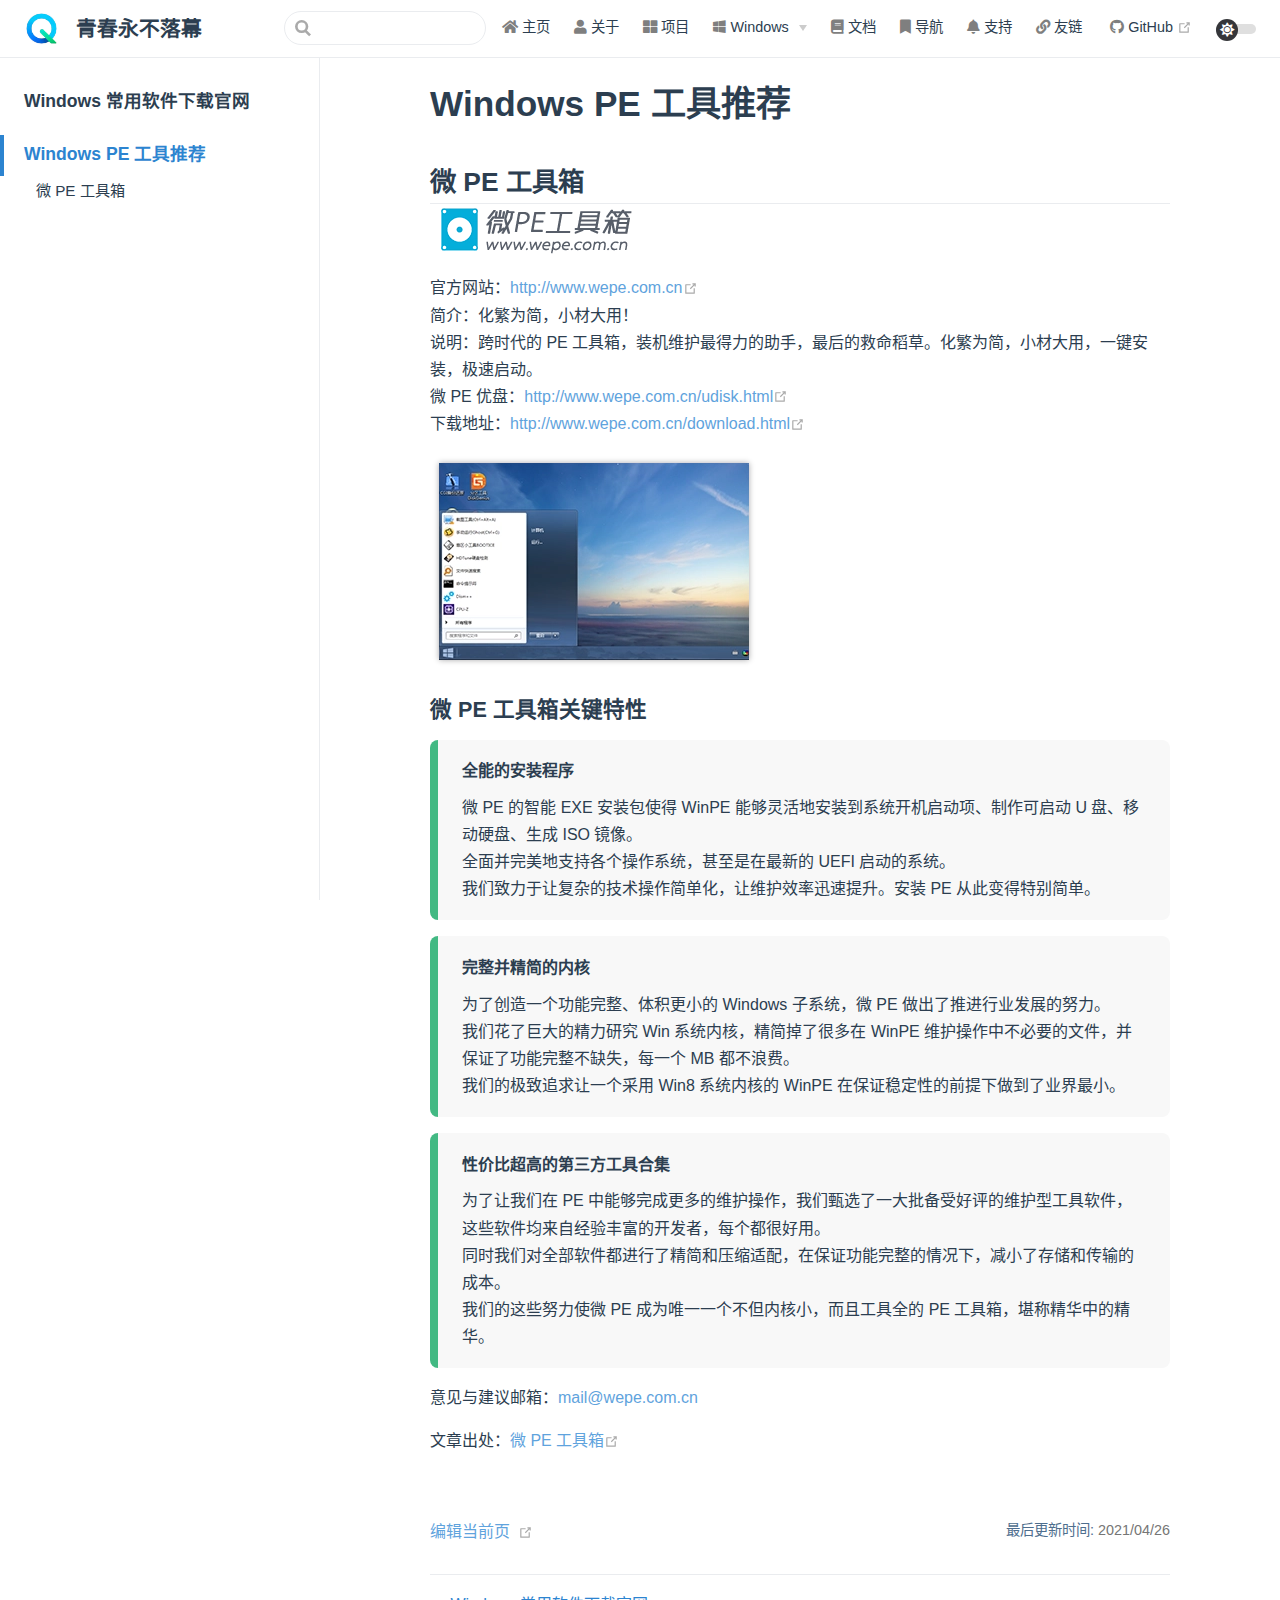
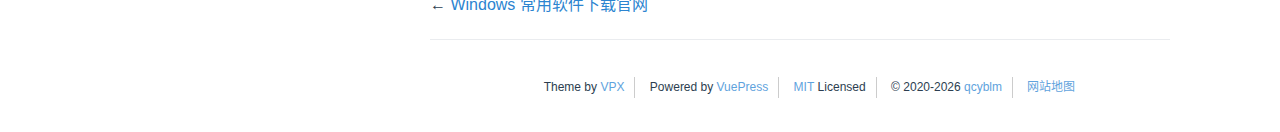
<file: windows/wepe.html>
<!DOCTYPE html>
<html lang="zh-CN">
  <head>
    <meta charset="utf-8">
    <meta name="viewport" content="width=device-width,initial-scale=1">
    <title>Windows PE 工具推荐 | 青春永不落幕</title>
    <meta name="generator" content="VuePress 1.8.2">
    <link rel="icon" href="/favicon.ico" type="image/x-icon">
    <link rel="shortcut icon" href="/favicon.ico" type="image/x-icon">
    <link rel="manifest" href="/manifest.json">
    <link rel="apple-touch-icon" href="/icons/apple-touch-icon-152x152.png">
    <link rel="mask-icon" href="/icons/safari-pinned-tab.svg" color="#0058CF">
    <meta name="description" content="使用合适的软件和代码来达到最佳效果">
    <meta name="baidu-site-verification" content="code-P8hnhMqozA">
    <meta name="keywords" content="青春永不落幕,技术文档,软件收集">
    <meta name="theme-color" content="#0058CF">
    <meta name="apple-mobile-web-app-capable" content="yes">
    <meta name="apple-mobile-web-app-status-bar-style" content="black">
    <meta name="msapplication-TileImage" content="/icons/msapplication-icon-144x144.png">
    <meta name="msapplication-TileColor" content="#000000">
    
    <link rel="preload" href="/assets/css/0.styles.6eb90780.css" as="style"><link rel="preload" href="/assets/js/app.f8a5c008.js" as="script"><link rel="preload" href="/assets/js/2.28b7666a.js" as="script"><link rel="preload" href="/assets/js/16.d2f64ab3.js" as="script"><link rel="preload" href="/assets/js/4.82313a1f.js" as="script"><link rel="prefetch" href="/assets/js/10.8709c318.js"><link rel="prefetch" href="/assets/js/11.aa7c3be1.js"><link rel="prefetch" href="/assets/js/12.7aa851b0.js"><link rel="prefetch" href="/assets/js/13.564ccb61.js"><link rel="prefetch" href="/assets/js/14.b78e26e1.js"><link rel="prefetch" href="/assets/js/15.bfbac243.js"><link rel="prefetch" href="/assets/js/17.5e7e4798.js"><link rel="prefetch" href="/assets/js/3.8053f874.js"><link rel="prefetch" href="/assets/js/5.c97888ed.js"><link rel="prefetch" href="/assets/js/6.64be7433.js"><link rel="prefetch" href="/assets/js/7.7b7f0d2d.js"><link rel="prefetch" href="/assets/js/8.4af1e588.js"><link rel="prefetch" href="/assets/js/9.995a1f8b.js">
    <link rel="stylesheet" href="/assets/css/0.styles.6eb90780.css">
  </head>
  <body>
    <div id="app" data-server-rendered="true"><div class="theme-container"><header class="navbar"><div class="sidebar-button"><svg xmlns="http://www.w3.org/2000/svg" aria-hidden="true" role="img" viewBox="0 0 448 512" class="icon"><path fill="currentColor" d="M436 124H12c-6.627 0-12-5.373-12-12V80c0-6.627 5.373-12 12-12h424c6.627 0 12 5.373 12 12v32c0 6.627-5.373 12-12 12zm0 160H12c-6.627 0-12-5.373-12-12v-32c0-6.627 5.373-12 12-12h424c6.627 0 12 5.373 12 12v32c0 6.627-5.373 12-12 12zm0 160H12c-6.627 0-12-5.373-12-12v-32c0-6.627 5.373-12 12-12h424c6.627 0 12 5.373 12 12v32c0 6.627-5.373 12-12 12z"></path></svg></div> <a href="/" class="home-link router-link-active"><img src="/assets/img/logo.webp" alt="青春永不落幕" class="logo"> <span class="site-name">青春永不落幕</span></a> <nav class="links"><div class="search-box"><input aria-label="Search" autocomplete="off" spellcheck="false" value=""> <!----></div> <ul class="nav-links can-hide"><li class="nav-item"><a href="/" class="nav-link"><i class="fa fa-home"></i> <span>主页</span></a></li><li class="nav-item"><a href="/about.html" class="nav-link"><i class="fa fa-user"></i> <span>关于</span></a></li><li class="nav-item"><a href="/project.html" class="nav-link"><i class="fa fa-th-large"></i> <span>项目</span></a></li><li class="nav-item"><div class="dropdown-wrapper"><button type="button" aria-label="Windows" class="dropdown-title"><i class="fab fa-windows"></i> <span class="title">
      Windows
    </span> <span class="arrow down"></span></button> <button type="button" aria-label="Windows" class="mobile-dropdown-title"><i class="fab fa-windows"></i> <span class="title">Windows</span> <span class="arrow right"></span></button> <ul class="nav-dropdown" style="display:none;"><li class="dropdown-item"><!----> <a href="/windows/software.html" class="nav-link"><!----> <span>Windows常用软件下载官网</span></a></li><li class="dropdown-item"><!----> <a href="/windows/wepe.html" aria-current="page" class="nav-link router-link-exact-active router-link-active"><!----> <span>Windows PE 工具</span></a></li></ul></div></li><li class="nav-item"><a href="/book/" class="nav-link"><i class="fa fa-book"></i> <span>文档</span></a></li><li class="nav-item"><a href="/nav.html" class="nav-link"><i class="fa fa-bookmark"></i> <span>导航</span></a></li><li class="nav-item"><a href="/support.html" class="nav-link"><i class="fa fa-bell"></i> <span>支持</span></a></li><li class="nav-item"><a href="/friendlinks.html" class="nav-link"><i class="fa fa-link"></i> <span>友链</span></a></li> <li class="nav-item"><a href="https://github.com/qcyblm/qcyblm.github.io" target="_blank" rel="noopener noreferrer"><i class="fab fa-github"></i> <span>GitHub</span> <span><svg xmlns="http://www.w3.org/2000/svg" aria-hidden="true" focusable="false" x="0px" y="0px" viewBox="0 0 100 100" width="15" height="15" class="icon outbound"><path fill="currentColor" d="M18.8,85.1h56l0,0c2.2,0,4-1.8,4-4v-32h-8v28h-48v-48h28v-8h-32l0,0c-2.2,0-4,1.8-4,4v56C14.8,83.3,16.6,85.1,18.8,85.1z"></path> <polygon fill="currentColor" points="45.7,48.7 51.3,54.3 77.2,28.5 77.2,37.2 85.2,37.2 85.2,14.9 62.8,14.9 62.8,22.9 71.5,22.9"></polygon></svg> <span class="sr-only">(opens new window)</span></span></a></li></ul> <div class="theme-switcher"><a class="switch light"><span><i aria-hidden="true" class="fa fa-sun"></i></span></a></div></nav></header> <div class="sidebar-mask"></div> <aside class="sidebar"><!----> <ul class="nav-links"><li class="nav-item"><a href="/" class="nav-link"><i class="fa fa-home"></i> <span>主页</span></a></li><li class="nav-item"><a href="/about.html" class="nav-link"><i class="fa fa-user"></i> <span>关于</span></a></li><li class="nav-item"><a href="/project.html" class="nav-link"><i class="fa fa-th-large"></i> <span>项目</span></a></li><li class="nav-item"><div class="dropdown-wrapper"><button type="button" aria-label="Windows" class="dropdown-title"><i class="fab fa-windows"></i> <span class="title">
      Windows
    </span> <span class="arrow down"></span></button> <button type="button" aria-label="Windows" class="mobile-dropdown-title"><i class="fab fa-windows"></i> <span class="title">Windows</span> <span class="arrow right"></span></button> <ul class="nav-dropdown" style="display:none;"><li class="dropdown-item"><!----> <a href="/windows/software.html" class="nav-link"><!----> <span>Windows常用软件下载官网</span></a></li><li class="dropdown-item"><!----> <a href="/windows/wepe.html" aria-current="page" class="nav-link router-link-exact-active router-link-active"><!----> <span>Windows PE 工具</span></a></li></ul></div></li><li class="nav-item"><a href="/book/" class="nav-link"><i class="fa fa-book"></i> <span>文档</span></a></li><li class="nav-item"><a href="/nav.html" class="nav-link"><i class="fa fa-bookmark"></i> <span>导航</span></a></li><li class="nav-item"><a href="/support.html" class="nav-link"><i class="fa fa-bell"></i> <span>支持</span></a></li><li class="nav-item"><a href="/friendlinks.html" class="nav-link"><i class="fa fa-link"></i> <span>友链</span></a></li> <li class="nav-item"><a href="https://github.com/qcyblm/qcyblm.github.io" target="_blank" rel="noopener noreferrer"><i class="fab fa-github"></i> <span>GitHub</span> <span><svg xmlns="http://www.w3.org/2000/svg" aria-hidden="true" focusable="false" x="0px" y="0px" viewBox="0 0 100 100" width="15" height="15" class="icon outbound"><path fill="currentColor" d="M18.8,85.1h56l0,0c2.2,0,4-1.8,4-4v-32h-8v28h-48v-48h28v-8h-32l0,0c-2.2,0-4,1.8-4,4v56C14.8,83.3,16.6,85.1,18.8,85.1z"></path> <polygon fill="currentColor" points="45.7,48.7 51.3,54.3 77.2,28.5 77.2,37.2 85.2,37.2 85.2,14.9 62.8,14.9 62.8,22.9 71.5,22.9"></polygon></svg> <span class="sr-only">(opens new window)</span></span></a></li></ul>  <ul class="sidebar-links"><li><a href="/windows/software.html" class="sidebar-link">Windows 常用软件下载官网</a></li><li><a href="/windows/wepe.html" aria-current="page" class="active sidebar-link">Windows PE 工具推荐</a><ul class="sidebar-sub-headers"><li class="sidebar-sub-header"><a href="/windows/wepe.html#微-pe-工具箱" class="sidebar-link">微 PE 工具箱</a></li></ul></li></ul> </aside> <main class="page"> <div class="theme-vpx-content content__default"><h1 id="windows-pe-工具推荐"><a href="#windows-pe-工具推荐" class="header-anchor">#</a> Windows PE 工具推荐</h1> <h2 id="微-pe-工具箱"><a href="#微-pe-工具箱" class="header-anchor">#</a> 微 PE 工具箱</h2> <img src="/assets/img/LOGO_WEPE.webp" alt="微PE工具箱"> <p>官方网站：<a href="http://www.wepe.com.cn" target="_blank" rel="noopener noreferrer">http://www.wepe.com.cn<span><svg xmlns="http://www.w3.org/2000/svg" aria-hidden="true" focusable="false" x="0px" y="0px" viewBox="0 0 100 100" width="15" height="15" class="icon outbound"><path fill="currentColor" d="M18.8,85.1h56l0,0c2.2,0,4-1.8,4-4v-32h-8v28h-48v-48h28v-8h-32l0,0c-2.2,0-4,1.8-4,4v56C14.8,83.3,16.6,85.1,18.8,85.1z"></path> <polygon fill="currentColor" points="45.7,48.7 51.3,54.3 77.2,28.5 77.2,37.2 85.2,37.2 85.2,14.9 62.8,14.9 62.8,22.9 71.5,22.9"></polygon></svg> <span class="sr-only">(opens new window)</span></span></a><br>
简介：化繁为简，小材大用！<br>
说明：跨时代的 PE 工具箱，装机维护最得力的助手，最后的救命稻草。化繁为简，小材大用，一键安装，极速启动。<br>
微 PE 优盘：<a href="http://www.wepe.com.cn/udisk.html" target="_blank" rel="noopener noreferrer">http://www.wepe.com.cn/udisk.html<span><svg xmlns="http://www.w3.org/2000/svg" aria-hidden="true" focusable="false" x="0px" y="0px" viewBox="0 0 100 100" width="15" height="15" class="icon outbound"><path fill="currentColor" d="M18.8,85.1h56l0,0c2.2,0,4-1.8,4-4v-32h-8v28h-48v-48h28v-8h-32l0,0c-2.2,0-4,1.8-4,4v56C14.8,83.3,16.6,85.1,18.8,85.1z"></path> <polygon fill="currentColor" points="45.7,48.7 51.3,54.3 77.2,28.5 77.2,37.2 85.2,37.2 85.2,14.9 62.8,14.9 62.8,22.9 71.5,22.9"></polygon></svg> <span class="sr-only">(opens new window)</span></span></a><br>
下载地址：<a href="http://www.wepe.com.cn/download.html" target="_blank" rel="noopener noreferrer">http://www.wepe.com.cn/download.html<span><svg xmlns="http://www.w3.org/2000/svg" aria-hidden="true" focusable="false" x="0px" y="0px" viewBox="0 0 100 100" width="15" height="15" class="icon outbound"><path fill="currentColor" d="M18.8,85.1h56l0,0c2.2,0,4-1.8,4-4v-32h-8v28h-48v-48h28v-8h-32l0,0c-2.2,0-4,1.8-4,4v56C14.8,83.3,16.6,85.1,18.8,85.1z"></path> <polygon fill="currentColor" points="45.7,48.7 51.3,54.3 77.2,28.5 77.2,37.2 85.2,37.2 85.2,14.9 62.8,14.9 62.8,22.9 71.5,22.9"></polygon></svg> <span class="sr-only">(opens new window)</span></span></a></p> <img src="/assets/img/WEPE_Screenshot.webp" alt="微PE工具箱"> <h3 id="微-pe-工具箱关键特性"><a href="#微-pe-工具箱关键特性" class="header-anchor">#</a> 微 PE 工具箱关键特性</h3> <div class="custom-block tip"><p class="custom-block-title">全能的安装程序</p> <p>微 PE 的智能 EXE 安装包使得 WinPE 能够灵活地安装到系统开机启动项、制作可启动 U 盘、移动硬盘、生成 ISO 镜像。<br>
全面并完美地支持各个操作系统，甚至是在最新的 UEFI 启动的系统。<br>
我们致力于让复杂的技术操作简单化，让维护效率迅速提升。安装 PE 从此变得特别简单。</p></div> <div class="custom-block tip"><p class="custom-block-title">完整并精简的内核</p> <p>为了创造一个功能完整、体积更小的 Windows 子系统，微 PE 做出了推进行业发展的努力。<br>
我们花了巨大的精力研究 Win 系统内核，精简掉了很多在 WinPE 维护操作中不必要的文件，并保证了功能完整不缺失，每一个 MB 都不浪费。<br>
我们的极致追求让一个采用 Win8 系统内核的 WinPE 在保证稳定性的前提下做到了业界最小。</p></div> <div class="custom-block tip"><p class="custom-block-title">性价比超高的第三方工具合集</p> <p>为了让我们在 PE 中能够完成更多的维护操作，我们甄选了一大批备受好评的维护型工具软件，这些软件均来自经验丰富的开发者，每个都很好用。<br>
同时我们对全部软件都进行了精简和压缩适配，在保证功能完整的情况下，减小了存储和传输的成本。<br>
我们的这些努力使微 PE 成为唯一一个不但内核小，而且工具全的 PE 工具箱，堪称精华中的精华。</p></div> <p>意见与建议邮箱：<a href="mailto:mail@wepe.com.cn">mail@wepe.com.cn</a></p> <p>文章出处：<a href="http://www.wepe.com.cn/" target="_blank" rel="noopener noreferrer">微 PE 工具箱<span><svg xmlns="http://www.w3.org/2000/svg" aria-hidden="true" focusable="false" x="0px" y="0px" viewBox="0 0 100 100" width="15" height="15" class="icon outbound"><path fill="currentColor" d="M18.8,85.1h56l0,0c2.2,0,4-1.8,4-4v-32h-8v28h-48v-48h28v-8h-32l0,0c-2.2,0-4,1.8-4,4v56C14.8,83.3,16.6,85.1,18.8,85.1z"></path> <polygon fill="currentColor" points="45.7,48.7 51.3,54.3 77.2,28.5 77.2,37.2 85.2,37.2 85.2,14.9 62.8,14.9 62.8,22.9 71.5,22.9"></polygon></svg> <span class="sr-only">(opens new window)</span></span></a></p></div> <div class="page-edit"><span class="edit-link"><a href="https://github.com/qcyblm/qcyblm.github.io/edit/master/src/windows/wepe.md" target="_blank" rel="noopener noreferrer">编辑当前页</a> <span><svg xmlns="http://www.w3.org/2000/svg" aria-hidden="true" focusable="false" x="0px" y="0px" viewBox="0 0 100 100" width="15" height="15" class="icon outbound"><path fill="currentColor" d="M18.8,85.1h56l0,0c2.2,0,4-1.8,4-4v-32h-8v28h-48v-48h28v-8h-32l0,0c-2.2,0-4,1.8-4,4v56C14.8,83.3,16.6,85.1,18.8,85.1z"></path> <polygon fill="currentColor" points="45.7,48.7 51.3,54.3 77.2,28.5 77.2,37.2 85.2,37.2 85.2,14.9 62.8,14.9 62.8,22.9 71.5,22.9"></polygon></svg> <span class="sr-only">(opens new window)</span></span></span> <span class="last-updated"><span class="prefix">最后更新时间:</span> <span class="time">2021/04/26</span></span></div> <div class="page-nav"><p class="inner"><span class="prev">
      ←
      <a href="/windows/software.html" class="prev">
        Windows 常用软件下载官网
      </a></span> <!----></p></div> <div class="page-footer"><ul class="inner"><li>Theme by <a href="https://gitee.com/qcyblm/vuepress-theme-vpx" title="本站主题" target="_blank" rel="noopener noreferrer">VPX</a></li> <li>Powered by <a href="https://www.vuepress.cn/" target="_blank" rel="noopener noreferrer">VuePress</a></li> <li><a href="https://github.com/qcyblm/qcyblm.github.io/blob/master/LICENSE" target="_blank" rel="noopener noreferrer">MIT</a> Licensed
    </li> <li>
      © 2020-2021
      <a href="https://qcyblm.gitee.io/" target="_blank" rel="noopener noreferrer"> qcyblm </a></li> <!----> <li><a href="/sitemap.xml" target="_blank" rel="noopener noreferrer">网站地图</a></li></ul></div> </main> <!----></div><div class="global-ui"><!----></div></div>
    <script src="/assets/js/app.f8a5c008.js" defer></script><script src="/assets/js/2.28b7666a.js" defer></script><script src="/assets/js/16.d2f64ab3.js" defer></script><script src="/assets/js/4.82313a1f.js" defer></script>
  </body>
</html>
</file>
<file: _nuxt/entry.c032616c.css>
.card[data-v-a58e88a4]{background:#f6f6f6;bottom:0;box-shadow:2px 2px 2px 1px #0003;box-sizing:border-box;display:grid;grid-template-rows:repeat(3,1fr);height:300px;left:0;margin:auto;position:fixed;right:0;top:0;width:600px}.card header[data-v-a58e88a4]{border-bottom:2px solid #000;display:flex;margin:auto 1em;padding-bottom:.8rem;padding-top:.4rem}.card header h1[data-v-a58e88a4]{margin-bottom:.2em;margin-top:.2em}.card header p[data-v-a58e88a4]{margin-bottom:.1em;margin-top:.1em}.card header .logo[data-v-a58e88a4]{border:1px solid #ccc;border-radius:10px;display:grid;height:64px;margin:auto .8rem;place-content:center;width:64px}.card header .logo img[data-v-a58e88a4]{height:56px;width:56px}.card .btn[data-v-a58e88a4]{align-items:center;display:grid;margin-left:6rem}.card .btn a[data-v-a58e88a4]{background-color:#ccc;border-radius:20px;color:#2f2fb3;display:grid;font-size:20px;font-weight:900;height:3rem;place-content:center;text-decoration:none;width:9rem}.card .btn a[data-v-a58e88a4]:hover{background-color:#cccccc80}.card section[data-v-a58e88a4]{display:grid;grid-template-columns:repeat(2,1fr);margin:1.2rem 1rem 0}.card section ul[data-v-a58e88a4]{margin-top:.5rem;padding-left:1.5rem}.card section h2[data-v-a58e88a4]{margin:.1em auto}.card footer[data-v-a58e88a4]{display:grid;grid-template-rows:repeat(2,1fr)}.card footer div[data-v-a58e88a4]{display:flex}.card footer div h3[data-v-a58e88a4]{font-size:16px;margin:1.4rem 0 0 1em;width:9rem}.card footer div ul[data-v-a58e88a4]{-moz-column-gap:1rem;column-gap:1rem;display:flex;flex-wrap:wrap;margin:1rem .5rem 0 0;padding:0}.card footer ul li[data-v-a58e88a4]{border-radius:10px;display:grid;height:2em;place-content:center}.card footer ul li a[data-v-a58e88a4],.card section ul li a[data-v-a58e88a4]{color:#256fff;text-decoration:none}.card footer ul li a[data-v-a58e88a4]:hover,.card section ul li a[data-v-a58e88a4]:hover{color:#2c84d0;text-decoration:none}.card footer p[data-v-a58e88a4]{margin:0;text-align:center}.card footer p a[data-v-a58e88a4]{color:#666;text-decoration:none}.card footer p a[data-v-a58e88a4]:hover{color:#66666680;text-decoration:none}
</file>
<file: assets/css/0.styles.6eb90780.css>
@import url(https://cdn.jsdelivr.net/npm/@fortawesome/fontawesome-free@5.14.0/css/all.min.css);svg[data-v-49140617]{position:absolute;right:7.5px;opacity:.75;cursor:pointer}svg.hover[data-v-49140617]{opacity:0}svg[data-v-49140617]:hover{opacity:1!important}span[data-v-49140617]{position:absolute;font-size:.85rem;line-height:.425rem;right:50px;opacity:0;transition:opacity .5s}.success[data-v-49140617]{opacity:1!important}.code-copy-added:hover>.code-copy svg{opacity:.75}.theme-code-block[data-v-ddd5ed82]{display:none}.theme-code-block__active[data-v-ddd5ed82]{display:block}.theme-code-block>pre[data-v-ddd5ed82]{background-color:orange}.theme-code-group__nav[data-v-5d50714a]{margin-bottom:-35px;background-color:#282c34;padding-bottom:22px;border-top-left-radius:6px;border-top-right-radius:6px;padding-left:10px;padding-top:10px}.theme-code-group__ul[data-v-5d50714a]{margin:auto 0;padding-left:0;display:inline-flex;list-style:none}.theme-code-group__nav-tab[data-v-5d50714a]{border:0;padding:5px;cursor:pointer;background-color:transparent;font-size:.85em;line-height:1.4;color:hsla(0,0%,100%,.9);font-weight:600}.theme-code-group__nav-tab-active[data-v-5d50714a]{border-bottom:1px solid #42b983}.pre-blank[data-v-5d50714a]{color:#42b983}code[class*=language-],pre[class*=language-]{color:#ccc;background:none;font-family:Consolas,Monaco,Andale Mono,Ubuntu Mono,monospace;font-size:1em;text-align:left;white-space:pre;word-spacing:normal;word-break:normal;word-wrap:normal;line-height:1.5;-moz-tab-size:4;-o-tab-size:4;tab-size:4;-webkit-hyphens:none;-ms-hyphens:none;hyphens:none}pre[class*=language-]{padding:1em;margin:.5em 0;overflow:auto}:not(pre)>code[class*=language-],pre[class*=language-]{background:#2d2d2d}:not(pre)>code[class*=language-]{padding:.1em;border-radius:.3em;white-space:normal}.token.block-comment,.token.cdata,.token.comment,.token.doctype,.token.prolog{color:#999}.token.punctuation{color:#ccc}.token.attr-name,.token.deleted,.token.namespace,.token.tag{color:#e2777a}.token.function-name{color:#6196cc}.token.boolean,.token.function,.token.number{color:#f08d49}.token.class-name,.token.constant,.token.property,.token.symbol{color:#f8c555}.token.atrule,.token.builtin,.token.important,.token.keyword,.token.selector{color:#cc99cd}.token.attr-value,.token.char,.token.regex,.token.string,.token.variable{color:#7ec699}.token.entity,.token.operator,.token.url{color:#67cdcc}.token.bold,.token.important{font-weight:700}.token.italic{font-style:italic}.token.entity{cursor:help}.token.inserted{color:green}.theme-vpx-content code{color:#476582;padding:.25rem .5rem;margin:0;font-size:.85em;background-color:rgba(27,31,35,.05);border-radius:3px}.theme-vpx-content code .token.deleted{color:#ec5975}.theme-vpx-content code .token.inserted{color:#2c84d0}.theme-vpx-content pre,.theme-vpx-content pre[class*=language-]{line-height:1.4;padding:1.25rem 1.5rem;margin:.85rem 0;background-color:#282c34;border-radius:6px;overflow:auto}.theme-vpx-content pre[class*=language-] code,.theme-vpx-content pre code{color:#fff;padding:0;background-color:transparent;border-radius:0}div[class*=language-]{position:relative;background-color:#282c34;border-radius:6px}div[class*=language-] .highlight-lines{-webkit-user-select:none;-moz-user-select:none;-ms-user-select:none;user-select:none;padding-top:1.3rem;position:absolute;top:0;left:0;width:100%;line-height:1.4}div[class*=language-] .highlight-lines .highlighted{background-color:rgba(0,0,0,.66)}div[class*=language-] pre,div[class*=language-] pre[class*=language-]{background:transparent;position:relative;z-index:1}div[class*=language-]:before{position:absolute;z-index:3;top:.8em;right:1em;font-size:.75rem;color:hsla(0,0%,100%,.4)}div[class*=language-]:not(.line-numbers-mode) .line-numbers-wrapper{display:none}div[class*=language-].line-numbers-mode .highlight-lines .highlighted{position:relative}div[class*=language-].line-numbers-mode .highlight-lines .highlighted:before{content:" ";position:absolute;z-index:3;left:0;top:0;display:block;width:3.5rem;height:100%;background-color:rgba(0,0,0,.66)}div[class*=language-].line-numbers-mode pre{padding-left:4.5rem;vertical-align:middle}div[class*=language-].line-numbers-mode .line-numbers-wrapper{position:absolute;top:0;width:3.5rem;text-align:center;color:hsla(0,0%,100%,.3);padding:1.25rem 0;line-height:1.4}div[class*=language-].line-numbers-mode .line-numbers-wrapper .line-number,div[class*=language-].line-numbers-mode .line-numbers-wrapper br{-webkit-user-select:none;-moz-user-select:none;-ms-user-select:none;user-select:none}div[class*=language-].line-numbers-mode .line-numbers-wrapper .line-number{position:relative;z-index:4;font-size:.85em}div[class*=language-].line-numbers-mode:after{content:"";position:absolute;z-index:2;top:0;left:0;width:3.5rem;height:100%;border-radius:6px 0 0 6px;border-right:1px solid rgba(0,0,0,.66);background-color:#282c34}div[class~=language-js]:before{content:"js"}div[class~=language-ts]:before{content:"ts"}div[class~=language-html]:before{content:"html"}div[class~=language-md]:before{content:"md"}div[class~=language-vue]:before{content:"vue"}div[class~=language-css]:before{content:"css"}div[class~=language-sass]:before{content:"sass"}div[class~=language-scss]:before{content:"scss"}div[class~=language-less]:before{content:"less"}div[class~=language-stylus]:before{content:"stylus"}div[class~=language-go]:before{content:"go"}div[class~=language-java]:before{content:"java"}div[class~=language-c]:before{content:"c"}div[class~=language-sh]:before{content:"sh"}div[class~=language-yaml]:before{content:"yaml"}div[class~=language-py]:before{content:"py"}div[class~=language-docker]:before{content:"docker"}div[class~=language-dockerfile]:before{content:"dockerfile"}div[class~=language-makefile]:before{content:"makefile"}div[class~=language-javascript]:before{content:"js"}div[class~=language-typescript]:before{content:"ts"}div[class~=language-markup]:before{content:"html"}div[class~=language-markdown]:before{content:"md"}div[class~=language-json]:before{content:"json"}div[class~=language-ruby]:before{content:"rb"}div[class~=language-python]:before{content:"py"}div[class~=language-bash]:before{content:"sh"}div[class~=language-php]:before{content:"php"}[data-theme=dark] .theme-vpx-content code{background-color:hsla(0,0%,40%,.247);color:#b1b1b1}[data-theme=dark] .theme-vpx-content code .token.inserted{color:hsla(0,0%,100%,.8)}[data-theme=dark] .theme-vpx-content pre,[data-theme=dark] .theme-vpx-content pre[class*=language-]{background-color:#252526}[data-theme=dark] .theme-vpx-content pre[class*=language-] code,[data-theme=dark] .theme-vpx-content pre code{background-color:transparent}[data-theme=dark] div[class*=language-]{background-color:#252526}[data-theme=dark] div[class*=language-] pre,[data-theme=dark] div[class*=language-] pre[class*=language-]{background:transparent}[data-theme=dark] div[class*=language-].line-numbers-mode:after{background-color:#252526}.custom-block{position:relative;border-radius:8px}.custom-block .custom-block-title{font-weight:600;margin-bottom:-.4rem}.custom-block.danger,.custom-block.info,.custom-block.tip,.custom-block.warning{padding:.1rem 1.5rem;border-left-width:.5rem;border-left-style:solid;margin:1rem 0}.custom-block.info{border-color:#007bff;background-color:#f8f8f8}.custom-block.tip{border-color:#42b983;background-color:#f8f8f8}.custom-block.warning{border-color:#f4cd00;background-color:#f8f8f8;color:#6b5900}.custom-block.warning .custom-block-title{color:#222}.custom-block.warning a{color:#2c3e50}.custom-block.danger{border-color:#f66;background-color:#f8f8f8;color:#4d0000}.custom-block.danger .custom-block-title{color:#222}.custom-block.danger a{color:#2c3e50}.custom-block.details{display:block;position:relative;border-radius:2px;margin:1.6em 0;padding:1.6em;background-color:#eee}.custom-block.details h4{margin-top:0}.custom-block.details figure:last-child,.custom-block.details p:last-child{margin-bottom:0;padding-bottom:0}.custom-block.details summary{outline:none;cursor:pointer}.custom-block.theorem{margin:1rem 0;padding:.1rem 1.5rem;border-radius:.4rem;background-color:#f0f4f8}.custom-block.theorem .title{font-weight:700}.custom-block.right{color:rgba(0,0,0,.4);font-size:.9rem;text-align:right}[data-theme=dark] .custom-block.info{border-color:#1a88ff;background-color:rgba(243,245,247,.2)}[data-theme=dark] .custom-block.tip{border-color:#53c290;background-color:rgba(243,245,247,.2)}[data-theme=dark] .custom-block.warning{border-color:#ffd504;background-color:rgba(243,245,247,.2)}[data-theme=dark] .custom-block.warning a{color:#9d9d9d}[data-theme=dark] .custom-block.warning .custom-block-title{color:#c5c5c5}[data-theme=dark] .custom-block.warning p{color:#e7c000}[data-theme=dark] .custom-block.danger{border-color:#ff7575;background-color:rgba(243,245,247,.2)}[data-theme=dark] .custom-block.danger a{color:#9d9d9d}[data-theme=dark] .custom-block.danger .custom-block-title{color:#c5c5c5}[data-theme=dark] .custom-block.danger p{color:#cf6679}[data-theme=dark] .custom-block.details{background-color:#202124}[data-theme=dark] .custom-block.theorem{background-color:#27272b}[data-theme=dark] .custom-block.right{color:hsla(0,0%,52.2%,.8)}.arrow{display:inline-block;width:0;height:0}.arrow.up{border-bottom:6px solid #ccc}.arrow.down,.arrow.up{border-left:4px solid transparent;border-right:4px solid transparent}.arrow.down{border-top:6px solid #ccc}.arrow.right{border-left:6px solid #ccc}.arrow.left,.arrow.right{border-top:4px solid transparent;border-bottom:4px solid transparent}.arrow.left{border-right:6px solid #ccc}[data-theme=dark] .arrow.up{border-bottom:6px solid #9d9d9d}[data-theme=dark] .arrow.down,[data-theme=dark] .arrow.up{border-left:4px solid transparent;border-right:4px solid transparent}[data-theme=dark] .arrow.down{border-top:6px solid #9d9d9d}[data-theme=dark] .arrow.right{border-left:6px solid #9d9d9d}[data-theme=dark] .arrow.left,[data-theme=dark] .arrow.right{border-top:4px solid transparent;border-bottom:4px solid transparent}[data-theme=dark] .arrow.left{border-right:6px solid #9d9d9d}.theme-vpx-content:not(.custom){max-width:740px;margin:0 auto;padding:2rem 2.5rem}@media (max-width:959px){.theme-vpx-content:not(.custom){padding:2rem}}@media (max-width:419px){.theme-vpx-content:not(.custom){padding:1.5rem}}.table-of-contents .badge{vertical-align:middle}.center-container{text-align:center}.center-container>h1,.center-container>h2,.center-container>h3,.center-container>h4,.center-container>h5,.center-container>h6{margin-top:-3.1rem;padding-top:4.6rem;margin-bottom:0}.center-container>h1 a.header-anchor,.center-container>h2 a.header-anchor,.center-container>h3 a.header-anchor,.center-container>h4 a.header-anchor,.center-container>h5 a.header-anchor,.center-container>h6 a.header-anchor{float:none;padding-right:0;margin-left:-.9rem}.cardLinkContainer{margin:.7rem 0}.cardLinkContainer>:not(.card-list){display:none}.cardLinkContainer .card-list{margin:-.35rem;display:flex;flex-wrap:wrap;align-items:flex-start}.cardLinkContainer .card-list .card-item{margin:.35rem;background:#ddd;border-radius:100px;display:flex;box-shadow:1px 1px 2px 0 rgba(0,0,0,.06);transition:all .4s}.cardLinkContainer .card-list .card-item:hover{box-shadow:0 10px 20px -10px #999;transform:translateY(-5px)}.cardLinkContainer .card-list .card-item:hover p{text-shadow:3px 2px 5px rgba(0,0,0,.15)}.cardLinkContainer .card-list .card-item p{padding:0 1rem}.cardLinkContainer .card-list .card-item .name{margin:.2rem 0 .3rem;color:#000;font-weight:500}.cardLinksContainer{margin:.7rem 0}.cardLinksContainer>:not(.card-list){display:none}.cardLinksContainer .card-list{margin:-.35rem;display:flex;flex-wrap:wrap;align-items:flex-start}.cardLinksContainer .card-list .card-item{width:calc(33.33333% - .7rem);margin:.35rem;background:#ddd;border-radius:3px;display:flex;box-shadow:1px 1px 2px 0 rgba(0,0,0,.06);transition:all .4s}.cardLinksContainer .card-list .card-item:hover{box-shadow:0 10px 20px -10px #999;transform:translateY(-5px)}.cardLinksContainer .card-list .card-item:hover i{color:#2c84d0}.cardLinksContainer .card-list .card-item:hover img{transform:rotate(8deg) scale(1.1);box-shadow:3px 2px 7px rgba(0,0,0,.15)}.cardLinksContainer .card-list .card-item:hover div p{text-shadow:3px 2px 5px rgba(0,0,0,.15)}.cardLinksContainer .card-list .card-item img{width:32px;height:32px;border-radius:50%;margin:1rem 0 0 1rem;box-shadow:3px 2px 5px rgba(0,0,0,.08);transition:all .4s}.cardLinksContainer .card-list .card-item i{margin:auto 0 auto -1rem;color:#666}.cardLinksContainer .card-list .card-item div{flex:1;display:inline-block;float:right;padding:.5rem 0}.cardLinksContainer .card-list .card-item div p{margin:0;padding:0 1rem;transition:text-shadow .4s}.cardLinksContainer .card-list .card-item div .name{margin:.2rem 0 .3rem;color:#000;font-weight:500;text-align:center}.cardLinksContainer .card-list .card-item div .desc{font-size:.8rem;line-height:1.1rem;opacity:.8;margin-bottom:.2rem;color:rgba(19,31,45,.9);text-align:left}.cardLinksContainer .card-list .card-item.row-1{width:calc(100% - .7rem)}.cardLinksContainer .card-list .card-item.row-1 img{margin-left:2rem}.cardLinksContainer .card-list .card-item.row-2{width:calc(50% - .7rem)}.cardLinksContainer .card-list .card-item.row-2 img{margin-left:1.5rem}.cardLinksContainer .card-list .card-item.row-3{width:calc(33.33333% - .7rem)}.cardLinksContainer .card-list .card-item.row-4{width:calc(25% - .7rem)}.cardListContainer{margin:.7rem 0}.cardListContainer>:not(.card-list){display:none}.cardListContainer .card-list{margin:-.35rem;display:flex;flex-wrap:wrap;align-items:flex-start}.cardListContainer .card-list .card-item{width:calc(33.33333% - .7rem);margin:.35rem;background:#ddd;border-radius:3px;display:flex;box-shadow:1px 1px 2px 0 rgba(0,0,0,.06);transition:all .4s}.cardListContainer .card-list .card-item:hover{box-shadow:0 10px 20px -10px #999;transform:translateY(-5px)}.cardListContainer .card-list .card-item:hover img{transform:rotate(8deg) scale(1.1);box-shadow:3px 2px 7px rgba(0,0,0,.15)}.cardListContainer .card-list .card-item:hover div p{text-shadow:3px 2px 5px rgba(0,0,0,.15)}.cardListContainer .card-list .card-item:hover i{color:#2c84d0}.cardListContainer .card-list .card-item img{width:32px;height:32px;border-radius:50%;margin:1rem 0 0 1rem;box-shadow:3px 2px 5px rgba(0,0,0,.08);transition:all .4s;vertical-align:middle}.cardListContainer .card-list .card-item i{margin:auto 0 auto -1rem;color:#666}.cardListContainer .card-list .card-item div{flex:1;display:inline-block;float:right;padding:1rem 0}.cardListContainer .card-list .card-item div p{margin:0;padding:0 1rem;transition:text-shadow .4s;text-align:center}.cardListContainer .card-list .card-item div .name{margin:.2rem 0 .3rem;color:#000;font-weight:500}.cardListContainer .card-list .card-item div .desc{font-size:.8rem;line-height:1.1rem;opacity:.8;margin-bottom:.2rem;color:rgba(19,31,45,.9);text-align:left}.cardListContainer .card-list .card-item.row-1{width:calc(100% - .7rem)}.cardListContainer .card-list .card-item.row-1 img{margin-left:2rem}.cardListContainer .card-list .card-item.row-2{width:calc(50% - .7rem)}.cardListContainer .card-list .card-item.row-2 img{margin-left:1.5rem}.cardListContainer .card-list .card-item.row-3{width:calc(33.33333% - .7rem)}.cardListContainer .card-list .card-item.row-4{width:calc(25% - .7rem)}.cardImgListContainer{margin:1rem 0}.cardImgListContainer>:not(.card-list){display:none}.cardImgListContainer .card-list{margin:-.5rem;display:flex;flex-wrap:wrap;align-items:flex-start}.cardImgListContainer .card-list .card-item{width:calc(33.33333% - 1rem);margin:.5rem;background:#fff;border:1px solid rgba(0,0,0,.08);box-sizing:border-box;border-radius:3px;overflow:hidden;color:rgba(19,31,45,.9);box-shadow:2px 2px 10px rgba(0,0,0,.04);display:flex;flex-direction:column;justify-content:flex-start;align-items:stretch;align-content:stretch;transition:box-shadow .3s}.cardImgListContainer .card-list .card-item:hover{box-shadow:0 10px 20px -10px #999;transform:translateY(-1px)}.cardImgListContainer .card-list .card-item .box-img{overflow:hidden;position:relative;background:#000}.cardImgListContainer .card-list .card-item .box-img img{display:block;width:100%;height:auto;transition:all .3s}.cardImgListContainer .card-list .card-item .box-img:hover img{transform:scale(1.1);opacity:.75}.cardImgListContainer .card-list .card-item a{color:rgba(19,31,45,.9);transition:color .3s}.cardImgListContainer .card-list .card-item a:hover{color:#2c84d0}.cardImgListContainer .card-list .card-item .box-info{padding:.8rem 1rem;background-color:#ddd}.cardImgListContainer .card-list .card-item .box-info:hover .name{color:#2c84d0!important}.cardImgListContainer .card-list .card-item .box-info .name{color:#000;font-weight:500;text-align:center}.cardImgListContainer .card-list .card-item .box-info p{margin:0}.cardImgListContainer .card-list .card-item .box-info .desc{margin-top:.3rem;opacity:.8;font-size:.9rem;line-height:1.1rem;color:rgba(19,31,45,.9);text-indent:2em}.cardImgListContainer .card-list .card-item .box-footer{overflow:hidden;padding:.8rem 1rem;border-top:1px solid #eaecef;background-color:#ddd}.cardImgListContainer .card-list .card-item .box-footer span{color:#000}.cardImgListContainer .card-list .card-item .box-footer img{width:1.8rem;height:1.8rem;border-radius:50%;float:left}.cardImgListContainer .card-list .card-item .box-footer:hover span{color:#2c84d0!important}.cardImgListContainer .card-list .card-item .box-footer:hover img{transform:rotate(8deg) scale(1.05)}.cardImgListContainer .card-list .card-item .box-footer span{line-height:1.8rem;float:left;margin-left:.6rem;font-size:.8rem}.cardImgListContainer .card-list .card-item.row-1{width:calc(100% - 1rem)}.cardImgListContainer .card-list .card-item.row-2{width:calc(50% - 1rem)}.cardImgListContainer .card-list .card-item.row-3{width:calc(33.33333% - 1rem)}.cardImgListContainer .card-list .card-item.row-4{width:calc(25% - 1rem)}@media (max-width:900px){.cardLinksContainer .card-list .card-item.row-4{width:calc(33.33333% - .7rem)}.cardLinksContainer .card-list .card-item div .desc,.cardLinksContainer .card-list .card-item div .name{white-space:inherit}.cardListContainer .card-list .card-item.row-4{width:calc(33.33333% - .7rem)}.cardImgListContainer .card-list .card-item.row-4{width:calc(33.33333% - 1rem)}}@media (max-width:720px){.cardLinksContainer .card-list .card-item.row-4{width:calc(50% - .7rem)}.cardLinksContainer .card-list .card-item div .desc,.cardLinksContainer .card-list .card-item div .name{white-space:inherit}.cardListContainer .card-list .card-item.row-3,.cardListContainer .card-list .card-item.row-4{width:calc(50% - .7rem)}.cardListContainer .card-list .card-item.row-3 img,.cardListContainer .card-list .card-item.row-4 img{margin-left:1.5rem}.cardImgListContainer .card-list .card-item.row-3,.cardImgListContainer .card-list .card-item.row-4{width:calc(50% - 1rem)}}@media (max-width:500px){.cardLinksContainer .card-list .card-item.row-1,.cardLinksContainer .card-list .card-item.row-2,.cardLinksContainer .card-list .card-item.row-3,.cardLinksContainer .card-list .card-item.row-4{width:calc(100% - .7rem)}.cardLinksContainer .card-list .card-item.row-1 img,.cardLinksContainer .card-list .card-item.row-2 img,.cardLinksContainer .card-list .card-item.row-3 img,.cardLinksContainer .card-list .card-item.row-4 img{margin-left:1.5rem}.cardLinksContainer .card-list .card-item div .desc,.cardLinksContainer .card-list .card-item div .name{white-space:inherit}.cardListContainer .card-list .card-item.row-1,.cardListContainer .card-list .card-item.row-2,.cardListContainer .card-list .card-item.row-3,.cardListContainer .card-list .card-item.row-4{width:calc(100% - .7rem)}.cardListContainer .card-list .card-item.row-1 img,.cardListContainer .card-list .card-item.row-2 img,.cardListContainer .card-list .card-item.row-3 img,.cardListContainer .card-list .card-item.row-4 img{margin-left:1.5rem}.cardImgListContainer .card-list .card-item.row-1,.cardImgListContainer .card-list .card-item.row-2,.cardImgListContainer .card-list .card-item.row-3,.cardImgListContainer .card-list .card-item.row-4{width:calc(100% - 1rem)}}[data-theme=dark] .cardLinkContainer .card-list .card-item{background:#5a5969}[data-theme=dark] .cardLinkContainer .card-list .card-item .name{color:hsla(0,0%,100%,.8)}[data-theme=dark] .cardLinksContainer .card-list .card-item{background:#5a5969}[data-theme=dark] .cardLinksContainer .card-list .card-item:hover i{color:hsla(0,0%,100%,.8)}[data-theme=dark] .cardLinksContainer .card-list .card-item i{color:#252526}[data-theme=dark] .cardLinksContainer .card-list .card-item div .name{color:hsla(0,0%,100%,.8)}[data-theme=dark] .cardLinksContainer .card-list .card-item div .desc{color:#9d9d9d}[data-theme=dark] .cardListContainer .card-list .card-item{background:#5a5969}[data-theme=dark] .cardListContainer .card-list .card-item:hover i{color:hsla(0,0%,100%,.8)}[data-theme=dark] .cardListContainer .card-list .card-item i{color:#252526}[data-theme=dark] .cardListContainer .card-list .card-item div .name{color:hsla(0,0%,100%,.8)}[data-theme=dark] .cardImgListContainer .card-list .card-item,[data-theme=dark] .cardImgListContainer .card-list .card-item a,[data-theme=dark] .cardListContainer .card-list .card-item div .desc{color:#9d9d9d}[data-theme=dark] .cardImgListContainer .card-list .card-item a:hover{color:hsla(0,0%,100%,.8)}[data-theme=dark] .cardImgListContainer .card-list .card-item .box-info{background-color:#5a5969}[data-theme=dark] .cardImgListContainer .card-list .card-item .box-info:hover .name{color:hsla(0,0%,100%,.8)!important}[data-theme=dark] .cardImgListContainer .card-list .card-item .box-info .name{color:hsla(0,0%,100%,.8)}[data-theme=dark] .cardImgListContainer .card-list .card-item .box-info .desc{color:#9d9d9d}[data-theme=dark] .cardImgListContainer .card-list .card-item .box-footer{border-top:1px solid #282828;background-color:#5a5969}[data-theme=dark] .cardImgListContainer .card-list .card-item .box-footer span{color:hsla(0,0%,100%,.8)}[data-theme=dark] .cardImgListContainer .card-list .card-item .box-footer:hover span{color:hsla(0,0%,100%,.8)!important}@media (min-width:719px){::-webkit-scrollbar{width:6px;height:5px}::-webkit-scrollbar-track-piece{background-color:#f1f1f1;-webkit-border-radius:3px;-webkit-box-shadow:inset 0 0 6px rgba(0,0,0,.3)}::-webkit-scrollbar-thumb:vertical{height:5px}::-webkit-scrollbar-thumb:horizontal,::-webkit-scrollbar-thumb:vertical{background-image:-webkit-gradient(linear,left bottom,left top,color-stop(.44,#00e2ce),color-stop(.72,#00caff));-webkit-transition:.3s ease-in-out;transition:.3s ease-in-out;-webkit-border-radius:3px;-webkit-box-shadow:inset 0 0 6px rgba(0,0,0,.3)}::-webkit-scrollbar-thumb:horizontal{width:5px}}[data-theme=dark] ::-webkit-scrollbar-track-piece{background-color:#f1f1f1}[data-theme=dark] ::-webkit-scrollbar-thumb:horizontal,[data-theme=dark] ::-webkit-scrollbar-thumb:vertical{background-image:-webkit-gradient(linear,left bottom,left top,color-stop(.44,rgba(0,0,0,.1)),color-stop(.72,rgba(0,0,0,.2)))}body,html{padding:0;margin:0}body{font-family:-apple-system,BlinkMacSystemFont,Segoe UI,Roboto,Oxygen,Ubuntu,Cantarell,Fira Sans,Droid Sans,Helvetica Neue,sans-serif;-webkit-font-smoothing:antialiased;-webkit-tap-highlight-color:transparent;-moz-osx-font-smoothing:grayscale;font-size:16px;color:#2c3e50}body button{border:none;outline:none}body .search-box input{background-color:transparent;color:#2c3e50;border:1px solid #eaecef}@media (max-width:959px){body .search-box input{border-color:transparent}body .search-box .suggestions{left:0;right:0;top:2.8rem;position:fixed;margin-left:auto;margin-right:auto}}.page{padding-left:20rem}.navbar{z-index:20;right:0;height:3.6rem;box-sizing:border-box}.navbar,.sidebar-mask{position:fixed;top:0;left:0}.sidebar-mask{z-index:9;width:100vw;height:100vh;display:none}.sidebar{font-size:16px;width:20rem;position:fixed;z-index:10;margin:0;top:3.6rem;left:0;bottom:0;box-sizing:border-box;overflow-y:auto}.theme-vpx-content:not(.custom)>:first-child{margin-top:3.6rem}.theme-vpx-content:not(.custom) p.demo{padding:1rem 1.5rem;border:1px solid #ddd;border-radius:4px}.theme-vpx-content:not(.custom) img{max-width:100%}.theme-vpx-content.custom{padding:0;margin:0}.theme-vpx-content.custom img{max-width:100%}a{font-weight:500;color:#5fa3dd;text-decoration:none}a:hover,p a code{color:#2c84d0}p a code{font-weight:400}kbd{background:#eee;border:.15rem solid #ddd;border-bottom:.25rem solid #ddd;border-radius:.15rem;padding:0 .15em}blockquote{font-size:1rem;color:#999;border-left:.2rem solid #dfe2e5;margin:1rem 0;padding:.25rem 0 .25rem 1rem}blockquote>p{margin:0}ol,ul{padding-left:1.2em}strong{font-weight:600}h1,h2,h3,h4,h5,h6{font-weight:600;line-height:1.25}.theme-vpx-content:not(.custom)>h1,.theme-vpx-content:not(.custom)>h2,.theme-vpx-content:not(.custom)>h3,.theme-vpx-content:not(.custom)>h4,.theme-vpx-content:not(.custom)>h5,.theme-vpx-content:not(.custom)>h6{margin-top:-3.1rem;padding-top:4.6rem;margin-bottom:0}.theme-vpx-content:not(.custom)>h1:first-child,.theme-vpx-content:not(.custom)>h2:first-child,.theme-vpx-content:not(.custom)>h3:first-child,.theme-vpx-content:not(.custom)>h4:first-child,.theme-vpx-content:not(.custom)>h5:first-child,.theme-vpx-content:not(.custom)>h6:first-child{margin-top:-1.5rem;margin-bottom:1rem}.theme-vpx-content:not(.custom)>h1:first-child+.custom-block,.theme-vpx-content:not(.custom)>h1:first-child+p,.theme-vpx-content:not(.custom)>h1:first-child+pre,.theme-vpx-content:not(.custom)>h2:first-child+.custom-block,.theme-vpx-content:not(.custom)>h2:first-child+p,.theme-vpx-content:not(.custom)>h2:first-child+pre,.theme-vpx-content:not(.custom)>h3:first-child+.custom-block,.theme-vpx-content:not(.custom)>h3:first-child+p,.theme-vpx-content:not(.custom)>h3:first-child+pre,.theme-vpx-content:not(.custom)>h4:first-child+.custom-block,.theme-vpx-content:not(.custom)>h4:first-child+p,.theme-vpx-content:not(.custom)>h4:first-child+pre,.theme-vpx-content:not(.custom)>h5:first-child+.custom-block,.theme-vpx-content:not(.custom)>h5:first-child+p,.theme-vpx-content:not(.custom)>h5:first-child+pre,.theme-vpx-content:not(.custom)>h6:first-child+.custom-block,.theme-vpx-content:not(.custom)>h6:first-child+p,.theme-vpx-content:not(.custom)>h6:first-child+pre{margin-top:2rem}h1:hover .header-anchor,h2:hover .header-anchor,h3:hover .header-anchor,h4:hover .header-anchor,h5:hover .header-anchor,h6:hover .header-anchor{opacity:1}h1{font-size:2.2rem}h2{font-size:1.65rem;padding-bottom:.3rem;border-bottom:1px solid #eaecef}h3{font-size:1.35rem}a.header-anchor{font-size:.85em;float:left;margin-left:-.87em;padding-right:.23em;margin-top:.125em;opacity:0}.line-number,code,kbd{font-family:source-code-pro,Menlo,Monaco,Consolas,Courier New,monospace}ol,p,ul{line-height:1.7}hr{border:0;border-top:1px solid #eaecef}table{border-collapse:collapse;margin:1rem 0;display:block;overflow-x:auto}tr{border-top:1px solid #eaecef}tr:nth-child(2n){background-color:#f6f8fa}td,th{border:1px solid #eaecef;padding:.6em 1em}.theme-container.sidebar-open .sidebar-mask{display:block}.theme-container.no-navbar .theme-vpx-content:not(.custom)>h1,.theme-container.no-navbar h2,.theme-container.no-navbar h3,.theme-container.no-navbar h4,.theme-container.no-navbar h5,.theme-container.no-navbar h6{margin-top:1.5rem;padding-top:0}.theme-container.no-navbar .sidebar{top:0}@media (min-width:720px){.theme-container.no-sidebar .sidebar{display:none}.theme-container.no-sidebar .page{padding-left:0}}@media (max-width:959px){.sidebar{font-size:15px;width:16.4rem}.page{padding-left:16.4rem}}@media (max-width:719px){.sidebar{top:0;padding-top:3.6rem;transform:translateX(-100%);transition:transform .2s ease}.page{padding-left:0}.theme-container.sidebar-open .sidebar{transform:translateX(0)}.theme-container.no-navbar .sidebar{padding-top:0}}@media (max-width:419px){h1{font-size:1.9rem}.theme-vpx-content div[class*=language-]{border-radius:0}}[data-theme=dark] .theme-container,[data-theme=dark] body,[data-theme=dark] html{background-color:#35363a;color:#9d9d9d}[data-theme=dark] body .search-box input{color:#b5b5b5;border:1px solid #242424}[data-theme=dark] body .search-box input:focus{border-color:hsla(0,0%,100%,.8)}[data-theme=dark] body .search-box .suggestions{background:#292a2d;border:1px solid #242424}[data-theme=dark] body .search-box .suggestion:hover{background-color:#414254}[data-theme=dark] body .search-box .suggestion a{color:#bfbfbf}[data-theme=dark] body .search-box .suggestion.focused{background-color:#414254}[data-theme=dark] body .search-box .suggestion.focused a{color:hsla(0,0%,100%,.8)}@media (max-width:719px){[data-theme=dark] body .search-box input{border-color:transparent}}[data-theme=dark] a{color:#b5b5b5}[data-theme=dark] a:hover,[data-theme=dark] p a code{color:hsla(0,0%,100%,.8)}[data-theme=dark] h2{border-bottom:1px solid #282828}[data-theme=dark] hr{border-top:1px solid #282828}[data-theme=dark] h1 .header-anchor,[data-theme=dark] h2 .header-anchor,[data-theme=dark] h3 .header-anchor,[data-theme=dark] h4 .header-anchor,[data-theme=dark] h5 .header-anchor,[data-theme=dark] h6 .header-anchor{color:hsla(0,0%,100%,.8)}[data-theme=dark] div>.theme-code-group__nav{background-color:#252526}[data-theme=dark] tr{border-top:1px solid #282828}[data-theme=dark] tr:nth-child(2n){background-color:hsla(0,0%,40%,.247)}[data-theme=dark] td,[data-theme=dark] th{border:1px solid #282828}#nprogress{pointer-events:none}#nprogress .bar{background:#2c84d0;position:fixed;z-index:1031;top:0;left:0;width:100%;height:2px}#nprogress .peg{display:block;position:absolute;right:0;width:100px;height:100%;box-shadow:0 0 10px #2c84d0,0 0 5px #2c84d0;opacity:1;transform:rotate(3deg) translateY(-4px)}#nprogress .spinner{display:block;position:fixed;z-index:1031;top:15px;right:15px}#nprogress .spinner-icon{width:18px;height:18px;box-sizing:border-box;border-color:#2c84d0 transparent transparent #2c84d0;border-style:solid;border-width:2px;border-radius:50%;-webkit-animation:nprogress-spinner .4s linear infinite;animation:nprogress-spinner .4s linear infinite}.nprogress-custom-parent{overflow:hidden;position:relative}.nprogress-custom-parent #nprogress .bar,.nprogress-custom-parent #nprogress .spinner{position:absolute}@-webkit-keyframes nprogress-spinner{0%{transform:rotate(0deg)}to{transform:rotate(1turn)}}@keyframes nprogress-spinner{0%{transform:rotate(0deg)}to{transform:rotate(1turn)}}.icon.outbound{color:#aaa;display:inline-block;vertical-align:middle;position:relative;top:-1px}.sr-only{position:absolute;width:1px;height:1px;padding:0;margin:-1px;overflow:hidden;clip:rect(0,0,0,0);white-space:nowrap;border-width:0}.fa-weixin,.fab-weixin{color:#1aad19}.fa-weibo,.fab-weibo{color:#e6162d}.fa-telegram,.fab-telegram{color:#28a0d4}.fa-codepen,.fa-envelope,.fa-github,.fa-gitlab,.fa-music,.fab-codepen,.fab-envelope,.fab-github,.fab-gitlab,.fab-music{color:#000}.fa-twitter,.fa-twitter-square,.fab-twitter,.fab-twitter-square{color:#1da1f3}.fa-linkedin,.fa-linkedin-square,.fab-linkedin,.fab-linkedin-square{color:#0077b5}.fa-facebook,.fa-facebook-square,.fab-facebook,.fab-facebook-square{color:#3b5998}.fa-youtube,.fa-youtube-play,.fa-youtube-square,.fab-youtube,.fab-youtube-play,.fab-youtube-square{color:red}.fa-instagram,.fab-instagram{color:#c13584}.fa-medium,.fab-medium{color:#000}.home{padding:3.6rem 0 0;display:block;margin:0 auto}.home .inner{max-width:960px;margin:0 auto}.home .hero{text-align:center}.home .hero img{max-width:100%;max-height:280px;display:block;margin:3rem auto 1.5rem}.home .hero h1{font-size:3rem}.home .hero .action,.home .hero .tagline,.home .hero h1{margin:1.8rem auto}.home .hero .tagline{max-width:35rem;font-size:1.6rem;line-height:1.3;color:#6a8bad;border-bottom:0;font-weight:300}.home .hero .action{display:flex;justify-content:center;align-content:center;list-style-type:none}.home .hero .action-button{font-size:1.2rem;color:#fff;background-color:#2c84d0;padding:.8rem 1.6rem;border-radius:99px}.home .hero .action-button:hover{background-color:#3f90d6}.home .features{border-top:1px solid #eaecef;border-bottom:1px solid #eaecef;padding:1.2rem 0;margin-top:2.5rem;display:flex;flex-wrap:wrap;align-items:flex-start;align-content:stretch;justify-content:space-between}.home .feature{flex-grow:1;flex-basis:30%;max-width:30%;text-align:center}.home .feature a:hover h2{color:#2c84d0}.home .feature img{width:128px;height:auto}.home .feature h2{font-size:1.4rem;font-weight:500;border-bottom:none;padding-bottom:0;color:#3a5169}.home .feature p{color:#4e6e8e;text-align:left;text-indent:2em}.home footer{margin:1em 0 0;bottom:0;background-color:#41424e;color:#767683}.home footer ul{margin:0}.home footer a{color:#aaabb6}.home footer a:hover{color:#c5c6ce}.home footer .footer-links{padding-top:1rem;max-width:1024px;margin:.3rem auto 0;display:flex;flex-wrap:wrap;align-items:flex-start;align-content:stretch;justify-content:space-between;border-bottom:1px solid #585965}.home footer .footer-links .fa-fw{width:2em}.home footer .wrap{flex-grow:1;flex-basis:20%;max-width:100%;text-align:left;border-left:1px solid #585965;margin-bottom:1rem;padding-left:15px}.home footer .wrap h4{font-size:14px;line-height:1.43;font-weight:400;color:#fff;margin:0;-webkit-margin-before:0;margin-block-start:0;padding:0 0 .5rem}.home footer .wrap ul{margin:0;padding:0}.home footer .wrap li{list-style-type:none;font-size:14px;line-height:1.43;font-weight:300;padding:0;text-align:left}.home footer .footer-copyright{max-width:1280px;margin:auto;display:flex;width:100%}.home footer .left-wrap{flex:1;width:50%}.home footer .left-wrap ul li{display:inline-block;line-height:30px}.home footer .left-wrap .social-icon{padding:0 5px}.home footer .right-wrap{flex:1;text-align:center;width:50%}.home footer .right-wrap li{display:inline-block;font-size:12px;padding:0 10px;border-right:1px solid #999}.home footer .right-wrap li:last-child{border-right:none;padding-right:0}.home footer .right-wrap li img{vertical-align:middle;margin-right:8px}@media (max-width:719px){.home .action{flex-direction:column}.home .action li{padding:1rem 0}.home .features{flex-direction:column}.home .feature{max-width:100%;padding:0 2.5rem}}@media (max-width:419px){.home .inner{padding-left:1.5rem;padding-right:1.5rem}.home .hero img{max-height:210px;margin:2rem auto 1.2rem}.home .hero h1{font-size:2rem}.home .hero .action,.home .hero .tagline,.home .hero h1{margin:1.2rem auto}.home .hero .tagline{font-size:1.2rem}.home .hero .action{flex-direction:column}.home .hero .action li{padding:1rem 0}.home .hero .action-button{font-size:1rem;padding:.6rem 1.2rem}.home .feature{padding:0}.home .feature h2{font-size:1.25rem}.home footer{flex-direction:column;padding:1rem 0}.home footer .footer-links{flex-direction:column;margin-top:0;padding-top:0}.home footer .wrap{max-width:100%;padding:.5rem 0;margin:0 auto;border-left:0;text-align:center}.home footer .wrap:first-child{padding-top:0}.home footer .wrap li{text-align:left}.home footer .footer-copyright{display:block;padding-top:.5rem}.home footer .left-wrap,.home footer .right-wrap{margin:0;width:100%;justify-content:center;text-align:center}.home footer .right-wrap ul>li{display:block;border:none;padding:0;text-align:center;line-height:1rem}}[data-theme=dark] .home .hero .tagline{color:#c4c4c4}[data-theme=dark] .home .hero .action-button{color:#35363a;background-color:hsla(0,0%,100%,.8)}[data-theme=dark] .home .hero .action-button:hover{background-color:hsla(0,0%,100%,.8)}[data-theme=dark] .home .features{border-top:1px solid #282828;border-bottom:1px solid #282828}[data-theme=dark] .home .feature a:hover h2{color:hsla(0,0%,100%,.8)}[data-theme=dark] .home .feature h2{color:#a7a7a7}[data-theme=dark] .home .feature p{color:#b5b5b5}.search-box{display:inline-block;position:relative;margin-right:1rem}.search-box input{cursor:text;width:10rem;height:2rem;color:#4e6e8e;display:inline-block;border:1px solid #cfd4db;border-radius:2rem;font-size:.9rem;line-height:2rem;padding:0 .5rem 0 2rem;outline:none;transition:all .2s ease;background:#fff url(/assets/img/search.83621669.svg) .6rem .5rem no-repeat;background-size:1rem}.search-box input:focus{cursor:auto;border-color:#2c84d0}.search-box .suggestions{background:#fff;width:20rem;position:absolute;top:2rem;border:1px solid #cfd4db;border-radius:6px;padding:.4rem;list-style-type:none}.search-box .suggestions.align-right{right:0}.search-box .suggestion{line-height:1.4;padding:.4rem .6rem;border-radius:4px;cursor:pointer}.search-box .suggestion a{white-space:normal;color:#5d82a6}.search-box .suggestion a .page-title{font-weight:600}.search-box .suggestion a .header{font-size:.9em;margin-left:.25em}.search-box .suggestion.focused{background-color:#f3f4f5}.search-box .suggestion.focused a{color:#2c84d0}@media (max-width:959px){.search-box input{cursor:pointer;width:0;border-color:transparent;position:relative}.search-box input:focus{cursor:text;left:0;width:10rem}}@media (-ms-high-contrast:none){.search-box input{height:2rem}}@media (max-width:959px) and (min-width:719px){.search-box .suggestions{left:0}}@media (max-width:719px){.search-box{margin-right:0}.search-box input{left:1rem}.search-box .suggestions{right:0}}@media (max-width:419px){.search-box .suggestions{width:calc(100vw - 4rem)}.search-box input:focus{width:8rem}}.sidebar-button{cursor:pointer;display:none;width:1.25rem;height:1.25rem;position:absolute;padding:.6rem;top:.6rem;left:1rem}.sidebar-button .icon{display:block;width:1.25rem;height:1.25rem}@media (max-width:719px){.sidebar-button{display:block}}.dropdown-enter,.dropdown-leave-to{height:0!important}.dropdown-wrapper{cursor:pointer}.dropdown-wrapper button{border:none;outline:none}.dropdown-wrapper .dropdown-title,.dropdown-wrapper .mobile-dropdown-title{display:block;font-size:.9rem;font-family:inherit;cursor:inherit;padding:inherit;line-height:1.4rem;background:transparent;border:none;font-weight:500;color:#2c3e50}.dropdown-wrapper .dropdown-title:hover,.dropdown-wrapper .mobile-dropdown-title:hover{border-color:transparent}.dropdown-wrapper .dropdown-title .arrow,.dropdown-wrapper .mobile-dropdown-title .arrow{vertical-align:middle;margin-top:-1px;margin-left:.4rem}.dropdown-wrapper .mobile-dropdown-title{display:none;font-weight:600}.dropdown-wrapper .mobile-dropdown-title font-size inherit:hover{color:#2c84d0}.dropdown-wrapper .nav-dropdown .dropdown-item{color:inherit;line-height:1.7rem}.dropdown-wrapper .nav-dropdown .dropdown-item h4{margin:.45rem 0 0;border-top:1px solid #eee;padding:1rem 1.5rem .45rem 1.25rem}.dropdown-wrapper .nav-dropdown .dropdown-item .dropdown-subitem-wrapper{padding:0;list-style:none}.dropdown-wrapper .nav-dropdown .dropdown-item .dropdown-subitem-wrapper .dropdown-subitem{font-size:.9em}.dropdown-wrapper .nav-dropdown .dropdown-item a{display:block;line-height:1.7rem;position:relative;border-bottom:none;font-weight:400;margin-bottom:0;padding:0 1.5rem 0 1.25rem}.dropdown-wrapper .nav-dropdown .dropdown-item a.router-link-active,.dropdown-wrapper .nav-dropdown .dropdown-item a:hover{color:#2c84d0}.dropdown-wrapper .nav-dropdown .dropdown-item a.router-link-active:after{content:"";width:0;height:0;border-left:5px solid #2c84d0;border-top:3px solid transparent;border-bottom:3px solid transparent;position:absolute;top:calc(50% - 2px);left:9px}.dropdown-wrapper .nav-dropdown .dropdown-item:first-child h4{margin-top:0;padding-top:0;border-top:0}@media (max-width:719px){.dropdown-wrapper.open .dropdown-title{margin-bottom:.5rem}.dropdown-wrapper .dropdown-title{display:none}.dropdown-wrapper .mobile-dropdown-title{display:block}.dropdown-wrapper .nav-dropdown{transition:height .1s ease-out;overflow:hidden}.dropdown-wrapper .nav-dropdown .dropdown-item h4{border-top:0;margin-top:0;padding-top:0}.dropdown-wrapper .nav-dropdown .dropdown-item>a,.dropdown-wrapper .nav-dropdown .dropdown-item h4{font-size:15px;line-height:2rem}.dropdown-wrapper .nav-dropdown .dropdown-item .dropdown-subitem{font-size:14px;padding-left:1rem}}@media (min-width:719px){.dropdown-wrapper{height:1.8rem}.dropdown-wrapper.open .nav-dropdown,.dropdown-wrapper:hover .nav-dropdown{display:block!important}.dropdown-wrapper.open:blur{display:none}.dropdown-wrapper .nav-dropdown{display:none;height:auto!important;box-sizing:border-box;max-height:calc(100vh - 2.7rem);overflow-y:auto;position:absolute;top:100%;right:0;background-color:#fff;padding:.6rem 0;border:1px solid;border-color:#ddd #ddd #ccc;text-align:left;border-radius:.25rem;white-space:nowrap;margin:0}[data-theme=dark] .dropdown-wrapper .nav-dropdown{background-color:#35363a}}[data-theme=dark] .dropdown-wrapper .dropdown-title{color:#9d9d9d}[data-theme=dark] .dropdown-wrapper .mobile-dropdown-title{color:#9d9d9d;font-size:inherit}[data-theme=dark] .dropdown-wrapper .mobile-dropdown-title:hover,[data-theme=dark] .dropdown-wrapper .nav-dropdown .dropdown-item a.router-link-active,[data-theme=dark] .dropdown-wrapper .nav-dropdown .dropdown-item a:hover{color:hsla(0,0%,100%,.8)}[data-theme=dark] .dropdown-wrapper .nav-dropdown .dropdown-item a.router-link-active:after{border-left:5px solid hsla(0,0%,100%,.8);border-top:3px solid transparent;border-bottom:3px solid transparent}.nav-links{display:inline-block;padding:0;margin:0;list-style:none}.nav-links a{line-height:1.4rem;color:inherit}.nav-links a.router-link-active,.nav-links a.router-link-active .fa,.nav-links a.router-link-active .fab,.nav-links a.router-link-active span,.nav-links a:hover{color:#2c84d0}.nav-links .nav-item{position:relative;display:inline-block;margin-left:1.5rem;line-height:2rem;padding:0}.nav-links .nav-item a:hover{color:#2c84d0}.nav-links .nav-item:first-child{margin-left:0}.nav-links .nav-item .fa,.nav-links .nav-item .fab{color:#7f7f7f}@media (max-width:719px){.nav-links .nav-item{margin-left:0}}@media (min-width:719px){.nav-links a.router-link-active,.nav-links a:hover{color:#2c3e50}.nav-item>a:not(.external).router-link-active{border-bottom:2px solid #3b8ed6}.nav-item>a:not(.external).router-link-active,.nav-item>a:not(.external):hover{margin-bottom:-2px}}[data-theme=dark] .nav-links a{color:inherit}[data-theme=dark] .nav-links .nav-item a:hover,[data-theme=dark] .nav-links a.router-link-active,[data-theme=dark] .nav-links a.router-link-active .fa,[data-theme=dark] .nav-links a.router-link-active .fab,[data-theme=dark] .nav-links a.router-link-active span,[data-theme=dark] .nav-links a:hover,[data-theme=dark] .nav-links a:hover span{color:hsla(0,0%,100%,.8)}[data-theme=dark] .nav-links .nav-item .fa,[data-theme=dark] .nav-links .nav-item .fab{color:#7f7f7f}@media (min-width:719px){[data-theme=dark] .nav-links a.router-link-active,[data-theme=dark] .nav-links a:hover{color:#9d9d9d}[data-theme=dark] .nav-item>a:not(.external).router-link-active{border-bottom:2px solid hsla(0,0%,100%,.8)}}.theme-switcher{position:relative;width:40px;margin-left:1.5rem}.theme-switcher .switch{display:inline-block;vertical-align:middle;width:100%;height:10px;border-radius:9px;cursor:pointer}.theme-switcher .switch:active,.theme-switcher .switch:focus,.theme-switcher .switch:link{-webkit-tap-highlight-color:rgba(0,0,0,0)}.theme-switcher .switch span{display:flex;align-items:center;justify-content:center;width:22px;height:22px;padding:3px;border-radius:12px;position:absolute;top:22%;transition:.5s ease;box-sizing:border-box}.theme-switcher .light{background-color:#dfdfdf}.theme-switcher .light span{background-color:#35363a;transform:translateX(0);color:#fff}.theme-switcher .dark{background-color:#404040}.theme-switcher .dark span{background-color:hsla(0,0%,100%,.8);transform:translateX(50%);right:11px;color:#000}@media (max-width:719px){.theme-switcher{width:1rem}.theme-switcher .dark span{transform:translateX(0);left:0}}.navbar{background-color:#fff;border-bottom:1px solid #eaecef;padding:.7rem 1.5rem;line-height:2.2rem}.navbar a,.navbar img,.navbar span{display:inline-block}.navbar .home-link:hover .site-name{color:#2c84d0}.navbar .logo{height:2.2rem;min-width:2.2rem;margin-right:.8rem;vertical-align:top}.navbar .site-name{font-size:1.3rem;font-weight:600;color:#2c3e50;position:relative}.navbar .links{padding-left:1.5rem;box-sizing:border-box;background-color:#fff;white-space:nowrap;font-size:.9rem;position:absolute;right:1.5rem;top:.7rem;display:flex}.navbar .links .search-box{flex:0 0 auto;vertical-align:top}@media (max-width:719px){.navbar{padding-left:4rem}.navbar .can-hide{display:none}.navbar .links{padding-left:1.5rem}.navbar .site-name{width:calc(75vw - 9.4rem);overflow:hidden;white-space:nowrap;text-overflow:ellipsis}}[data-theme=dark] .navbar{border-bottom:1px solid #282828;background-color:#35363a}[data-theme=dark] .navbar .home-link:hover .site-name{color:hsla(0,0%,100%,.8)}[data-theme=dark] .navbar .site-name{color:#9d9d9d}[data-theme=dark] .navbar .links{background-color:#35363a}.page-edit{max-width:740px;margin:0 auto;padding:2rem 2.5rem}@media (max-width:959px){.page-edit{padding:2rem}}@media (max-width:419px){.page-edit{padding:1.5rem}}.page-edit{padding-top:1rem;padding-bottom:1rem;overflow:auto}.page-edit .edit-link{display:inline-block}.page-edit .edit-link a{margin-right:.25rem}.page-edit .last-updated{float:right;font-size:.9em}.page-edit .last-updated .prefix{font-weight:500;color:#4e6e8e}.page-edit .last-updated .time{font-weight:400;color:#767676}@media (max-width:719px){.page-edit{padding:0 1.5rem}.page-edit .edit-link{margin-bottom:.5rem}.page-edit .last-updated{font-size:.8em;float:none;text-align:left}}[data-theme=dark] .page-edit .last-updated .prefix{color:#b5b5b5}.page-nav{max-width:740px;margin:0 auto;padding:2rem 2.5rem}@media (max-width:959px){.page-nav{padding:2rem}}@media (max-width:419px){.page-nav{padding:1.5rem}}.page-nav{padding-top:1rem;padding-bottom:0}.page-nav .inner{min-height:2rem;border-top:1px solid #eaecef;padding:1rem 0;margin:0;overflow:auto}.page-nav .next{float:right}.page-nav a{color:#2c84d0}@media (max-width:719px){.page-nav{padding-top:.5rem}.page-nav .inner{padding:.5rem 1rem}}[data-theme=dark] .page-nav .inner{border-top:1px solid #282828}[data-theme=dark] .page-nav a{color:hsla(0,0%,100%,.8)}.page-footer{max-width:740px;margin:0 auto;padding:2rem 2.5rem}@media (max-width:959px){.page-footer{padding:2rem}}@media (max-width:419px){.page-footer{padding:1.5rem}}.page-footer{padding:0 2.5rem}.page-footer .inner{border-top:1px solid #eaecef;padding-top:2rem;text-align:center;margin:0}.page-footer .inner li{display:inline-block;padding:0 10px;border-right:1px solid #ccc;color:#2c3e50;font-size:12px}.page-footer .inner li:first-child{padding-left:0}.page-footer .inner li:last-child{border-right:none;padding-right:0}.page-footer .inner li img{vertical-align:middle;margin-right:8px}@media (max-width:419px){.page-footer{padding:0 1.5rem}.page-footer .inner li{display:block;border:none;padding:0;line-height:1rem}}[data-theme=dark] .page-footer .inner{border-top:1px solid #282828;color:#b5b5b5}[data-theme=dark] .page-footer .inner li{border-right:1px solid #9d9d9d;color:#9d9d9d}[data-theme=dark] .page-footer .inner li:last-child{border-right:none}@media (max-width:719px){[data-theme=dark] .page-footer .inner li{border-right:none}}.page{padding-bottom:2rem;display:block}.sidebar>.ads{padding:1.2rem;margin-bottom:-.5rem;border-bottom:1px solid #eaecef}.sidebar>.ads img{width:100%;height:auto;vertical-align:middle}@media (max-width:719px){.sidebar>.ads{display:none;margin-bottom:.2rem}.sidebar>.ads img{width:100%;height:auto}}[data-theme=dark] .sidebar>.ads{border-bottom-color:#282828}.sidebar-group .sidebar-group{padding-left:.5em}.sidebar-group:not(.collapsable) .sidebar-heading:not(.clickable){cursor:auto;color:inherit}.sidebar-group.is-sub-group{padding-left:0}.sidebar-group.is-sub-group>.sidebar-heading{font-size:.95em;line-height:1.4;font-weight:400;padding-left:2rem}.sidebar-group.is-sub-group>.sidebar-heading:not(.clickable){opacity:.5}.sidebar-group.is-sub-group>.sidebar-group-items{padding-left:1rem}.sidebar-group.is-sub-group>.sidebar-group-items>li>.sidebar-link{font-size:.95em;border-left:none}.sidebar-group.depth-2>.sidebar-heading{border-left:none}.sidebar-heading{color:#2c3e50;transition:color .15s ease;cursor:pointer;font-size:1.1em;font-weight:700;padding:.35rem 1.5rem .35rem 1.25rem;width:100%;box-sizing:border-box;margin:0;border-left:.25rem solid transparent}.sidebar-heading.open,.sidebar-heading:hover{color:inherit}.sidebar-heading .arrow{position:relative;top:-.12em;left:.5em}.sidebar-heading.clickable.active{font-weight:600;color:#2c84d0;border-left-color:#2c84d0}.sidebar-heading.clickable:hover{color:#2c84d0}.sidebar-group-items{transition:height .1s ease-out;font-size:.95em;overflow:hidden}[data-theme=dark] .sidebar-heading{color:#9d9d9d}[data-theme=dark] .sidebar-heading.clickable.active{color:hsla(0,0%,100%,.8);border-left-color:hsla(0,0%,100%,.8)}[data-theme=dark] .sidebar-heading.clickable:hover{color:hsla(0,0%,100%,.8)}.sidebar .sidebar-sub-headers{padding-left:1rem;font-size:.95em}a.sidebar-link{font-size:1em;font-weight:400;display:inline-block;color:#2c3e50;border-left:.25rem solid transparent;padding:.35rem 1rem .35rem 1.25rem;line-height:1.4;width:100%;box-sizing:border-box}a.sidebar-link:hover{color:#2c84d0}a.sidebar-link.active{font-weight:600;color:#2c84d0;border-left-color:#2c84d0}.sidebar-group a.sidebar-link{padding-left:2rem}.sidebar-sub-headers a.sidebar-link{padding-top:.25rem;padding-bottom:.25rem;border-left:none}.sidebar-sub-headers a.sidebar-link.active{font-weight:500}[data-theme=dark] a.sidebar-link{color:#9d9d9d}[data-theme=dark] a.sidebar-link:hover{color:hsla(0,0%,100%,.8)}[data-theme=dark] a.sidebar-link.active{color:hsla(0,0%,100%,.8);border-left-color:hsla(0,0%,100%,.8)}.sidebar{background-color:#fff;border-right:1px solid #eaecef}.sidebar ul{padding:0;margin:0;list-style-type:none}.sidebar a{display:inline-block}.sidebar .nav-links{display:none;border-bottom:1px solid #eaecef;padding:.5rem 0 .75rem}.sidebar .nav-links a{font-weight:600}.sidebar .nav-links .nav-item{display:block;line-height:1.25rem;font-size:1.1em;padding:.5rem 0 .5rem 1.5rem}.sidebar>.sidebar-links{padding:1.5rem 0}.sidebar>.sidebar-links>li>a.sidebar-link{font-size:1.1em;line-height:1.7;font-weight:700}.sidebar>.sidebar-links>li:not(:first-child){margin-top:.75rem}@media (max-width:719px){.sidebar .nav-links{display:block}.sidebar .nav-links .dropdown-wrapper .nav-dropdown .dropdown-item a.router-link-active:after{top:calc(1rem - 2px)}.sidebar>.sidebar-links{padding:1rem 0}}[data-theme=dark] .sidebar{background-color:#35363a;border-right:1px solid #282828}[data-theme=dark] .sidebar .nav-links{border-bottom:1px solid #282828}.go-to-top{position:fixed;width:32px;height:32px;line-height:32px;text-align:center;border-radius:50%;bottom:2.2rem;right:2.5rem;color:#2c84d0;z-index:1;transition:all .5s;vertical-align:bottom;cursor:pointer}.go-to-top:hover{color:#6aa9df}.fade-enter-active,.fade-leave-active{transition:opacity .3s}.fade-enter,.fade-leave-to{opacity:0}@media (max-width:719px){.go-to-top{bottom:1rem;right:1rem}}[data-theme=dark] .go-to-top,[data-theme=dark] .go-to-top:hover{color:hsla(0,0%,100%,.8)}.badge[data-v-c468a2ec]{display:inline-block;font-size:14px;height:18px;line-height:18px;border-radius:3px;padding:0 6px;color:#fff}.badge.green[data-v-c468a2ec],.badge.tip[data-v-c468a2ec],.badge[data-v-c468a2ec]{background-color:#42b983}.badge.error[data-v-c468a2ec]{background-color:#f66}.badge.warn[data-v-c468a2ec],.badge.warning[data-v-c468a2ec],.badge.yellow[data-v-c468a2ec]{background-color:#f4cd00}.badge+.badge[data-v-c468a2ec]{margin-left:5px}[data-theme=dark] .badge[data-v-c468a2ec]{color:#35363a}[data-theme=dark] .badge.green[data-v-c468a2ec],[data-theme=dark] .badge.tip[data-v-c468a2ec]{background-color:#53c290}[data-theme=dark] .badge.error[data-v-c468a2ec]{background-color:#ff7575}[data-theme=dark] .badge.warn[data-v-c468a2ec],[data-theme=dark] .badge.warning[data-v-c468a2ec],[data-theme=dark] .badge.yellow[data-v-c468a2ec]{background-color:#ffd504}.sw-update-popup[data-v-fec8b358]{position:fixed;right:1em;bottom:1em;padding:1em;border:1px solid #3eaf7c;border-radius:3px;background:#fff;box-shadow:0 4px 16px rgba(0,0,0,.5);text-align:center;z-index:3}.sw-update-popup>button[data-v-fec8b358]{margin-top:.5em;padding:.25em 2em}.sw-update-popup-enter-active[data-v-fec8b358],.sw-update-popup-leave-active[data-v-fec8b358]{transition:opacity .3s,transform .3s}.sw-update-popup-enter[data-v-fec8b358],.sw-update-popup-leave-to[data-v-fec8b358]{opacity:0;transform:translateY(50%) scale(.5)}
</file>
